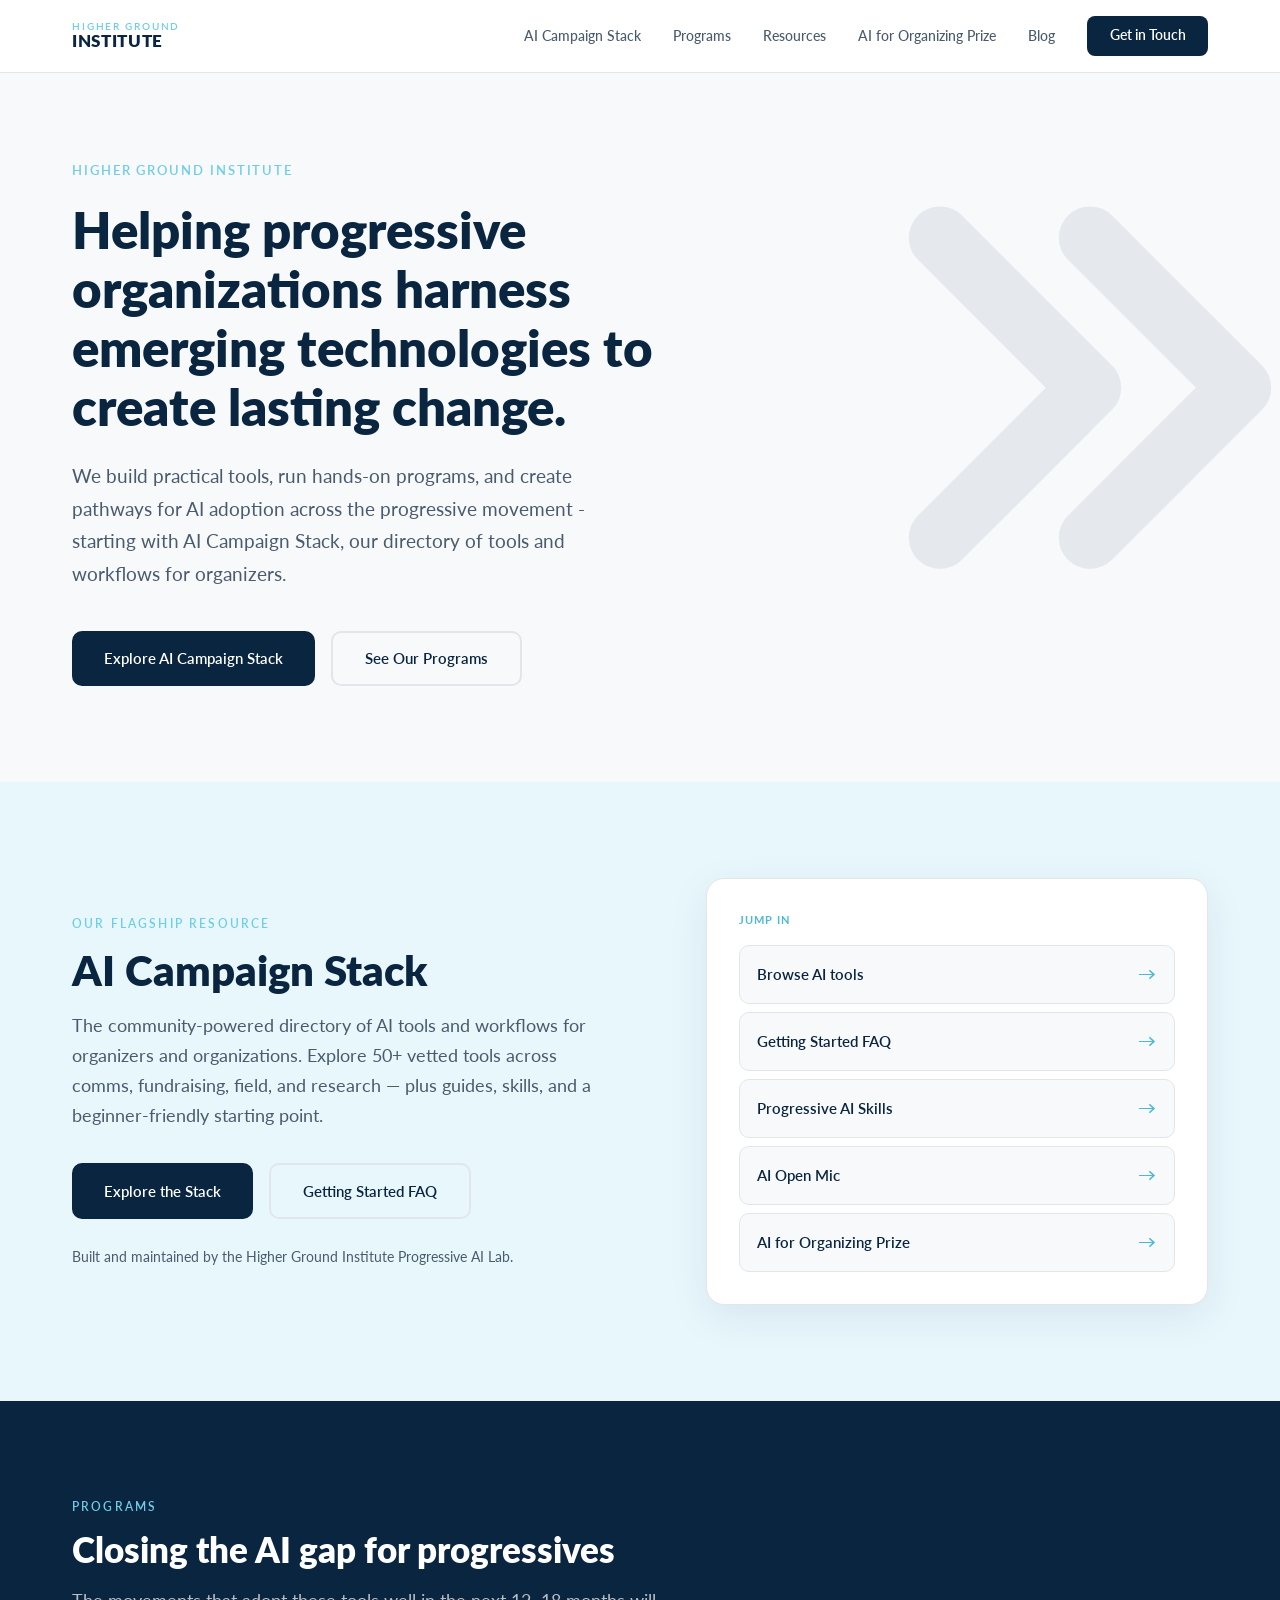
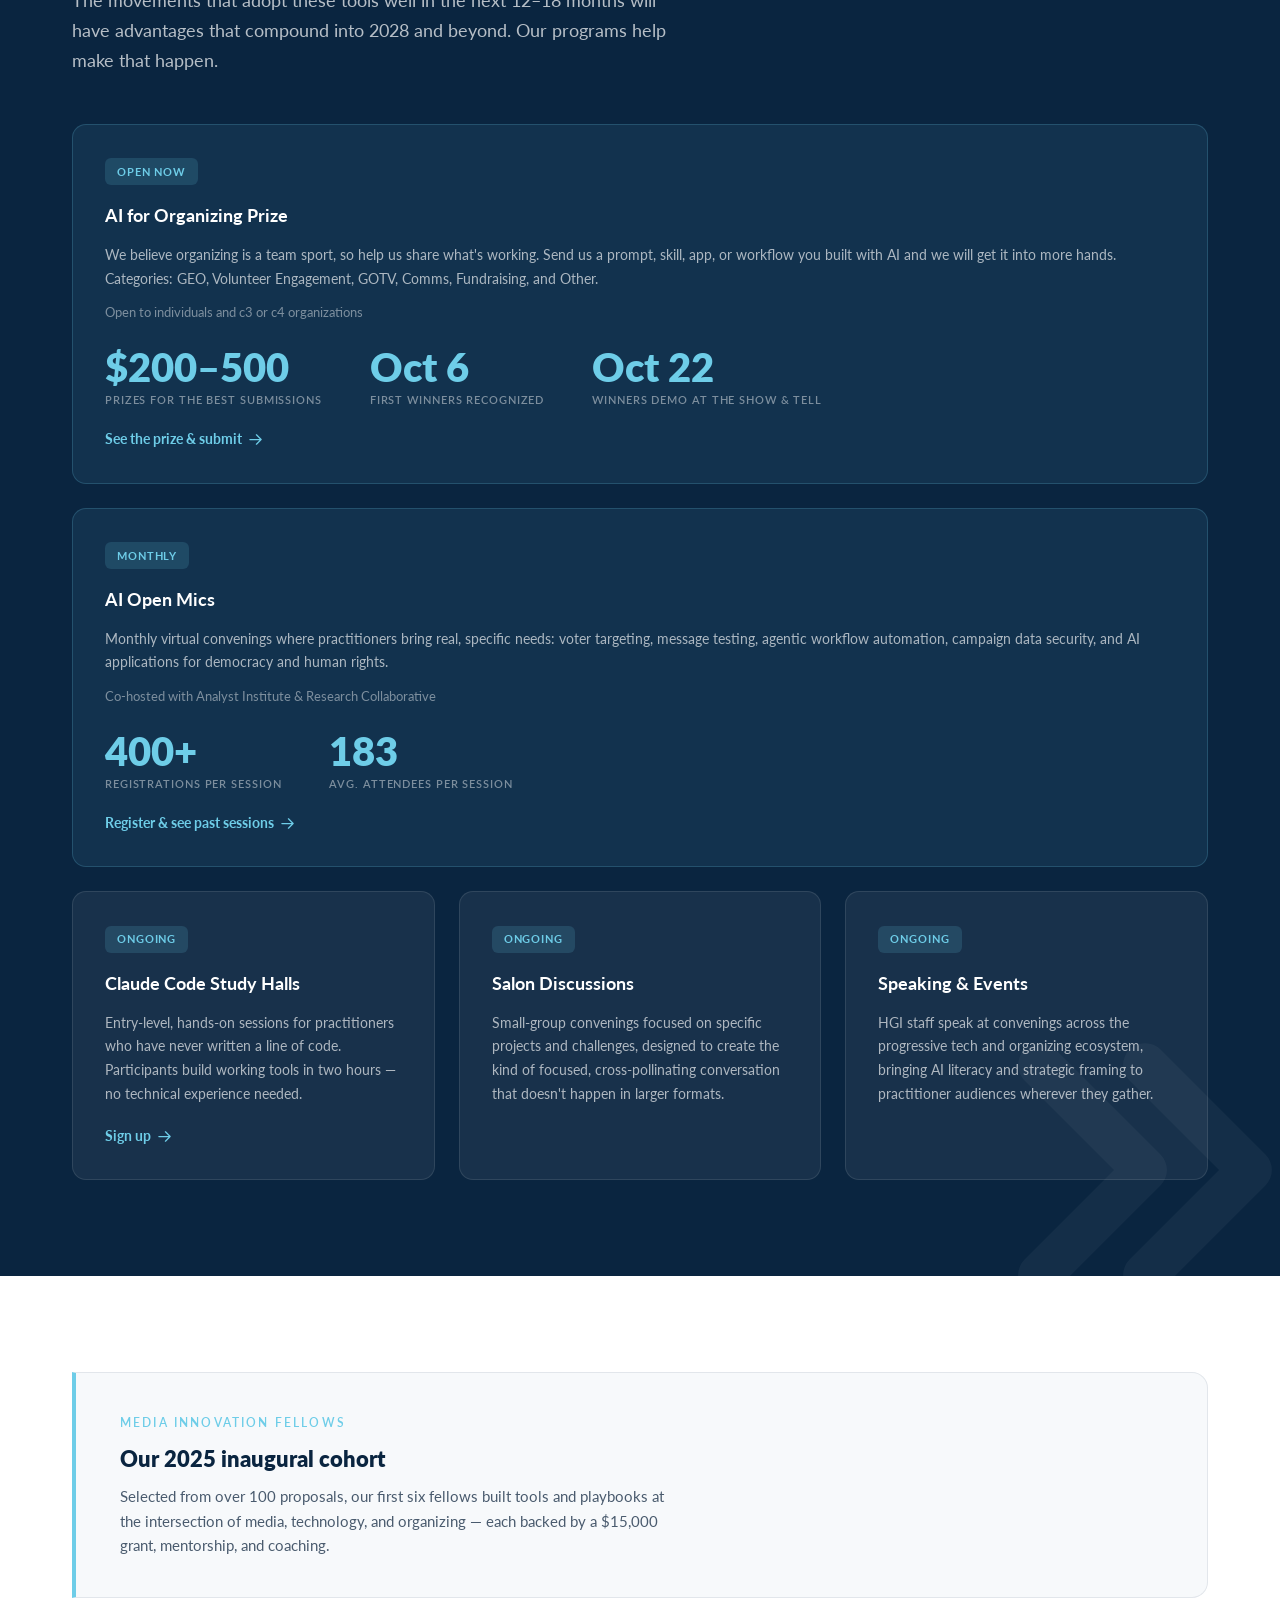
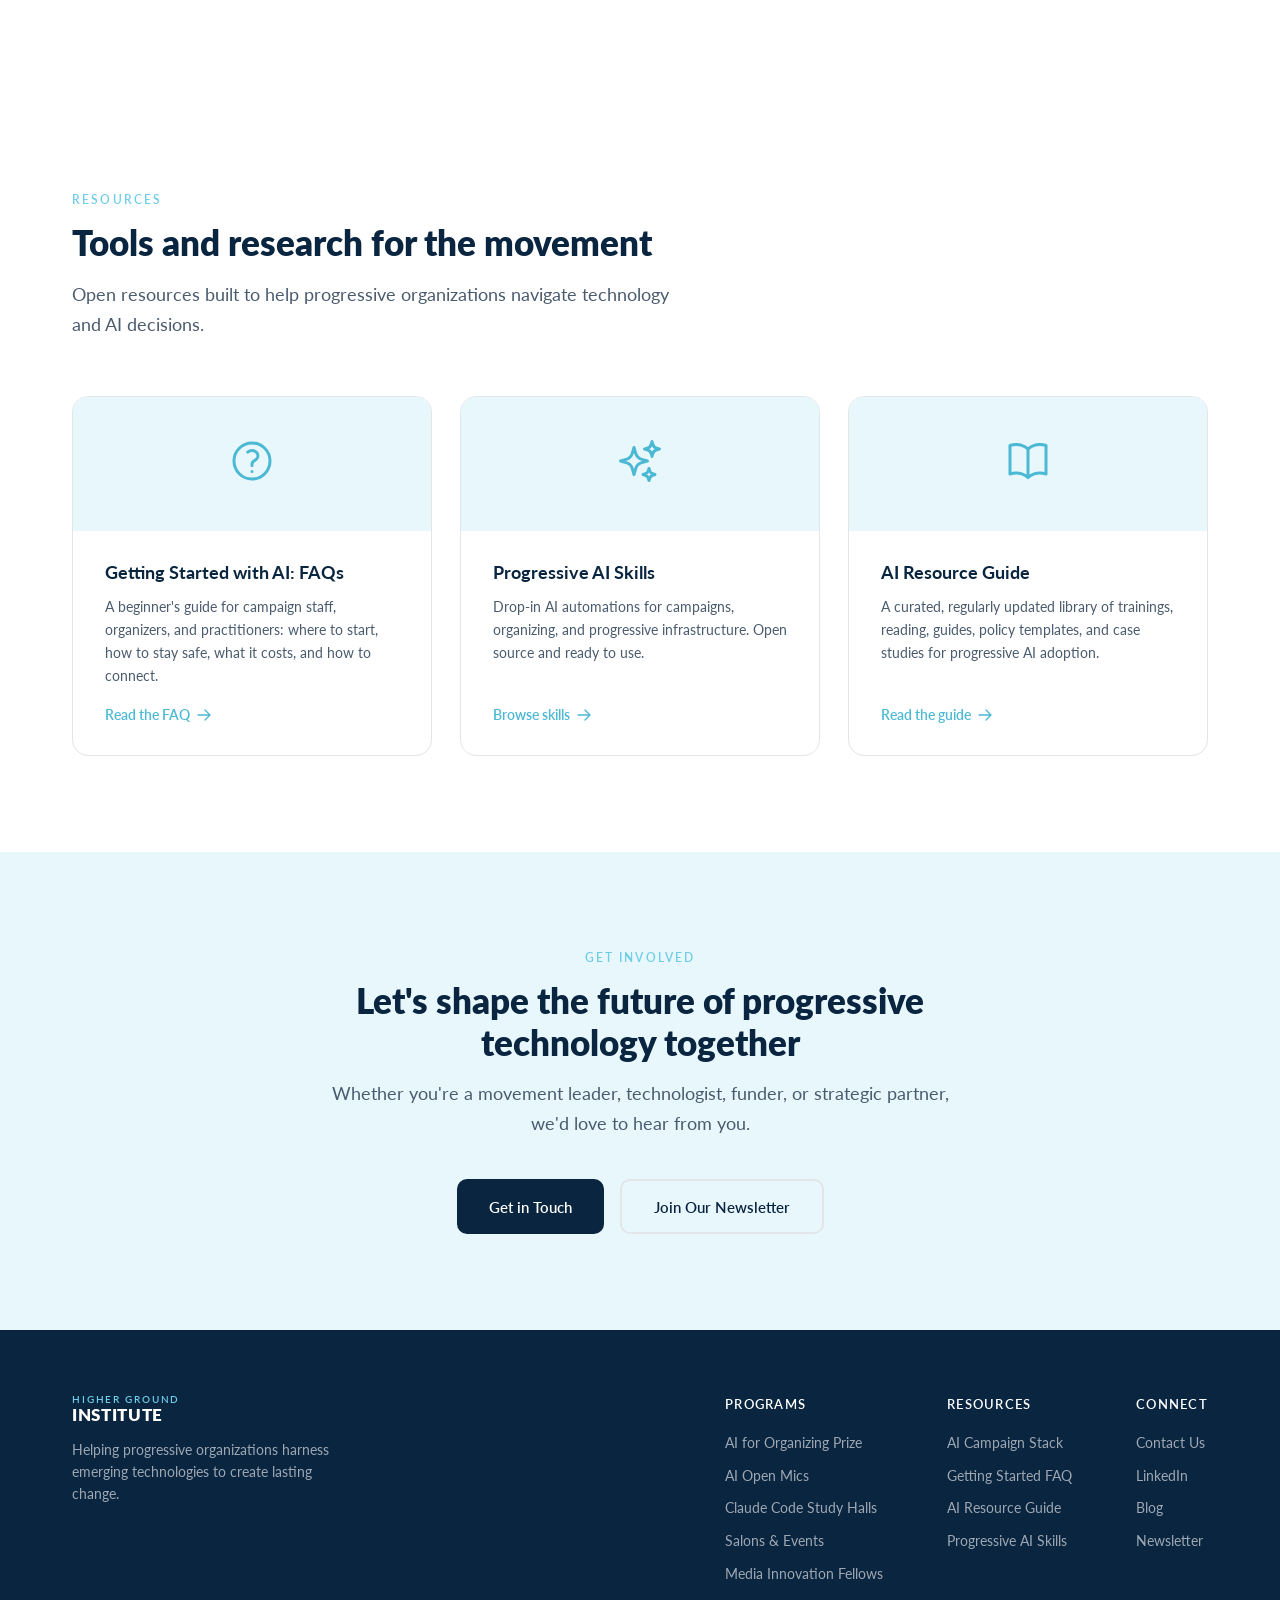
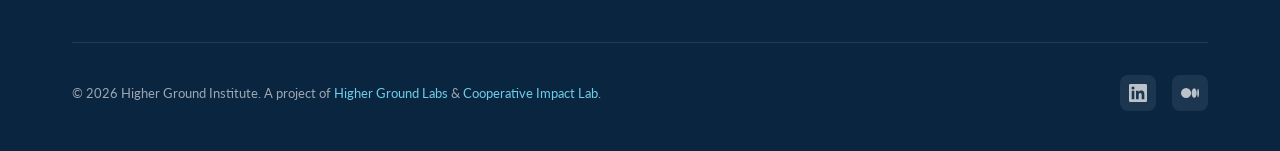
<file: index.html>
<!DOCTYPE html>
<html lang="en">
<head>
<!-- Google Tag Manager -->
<script>(function(w,d,s,l,i){w[l]=w[l]||[];w[l].push({'gtm.start':
new Date().getTime(),event:'gtm.js'});var f=d.getElementsByTagName(s)[0],
j=d.createElement(s),dl=l!='dataLayer'?'&l='+l:'';j.async=true;j.src=
'https://www.googletagmanager.com/gtm.js?id='+i+dl;f.parentNode.insertBefore(j,f);
})(window,document,'script','dataLayer','GTM-KJ48VZZ5');</script>
<!-- End Google Tag Manager -->

  <meta charset="UTF-8">
  <meta name="viewport" content="width=device-width, initial-scale=1.0">
  <title>Higher Ground Institute</title>
  <meta name="description" content="The Higher Ground Institute helps progressive organizations harness emerging technologies to create lasting change.">
  <meta property="og:title" content="Higher Ground Institute">
  <meta property="og:description" content="Helping progressive organizations harness emerging technologies to create lasting change.">
  <meta property="og:type" content="website">
  <meta property="og:url" content="https://higherground.institute">
  <link rel="icon" type="image/svg+xml" href="favicon.svg">
  <link rel="preconnect" href="https://fonts.googleapis.com">
  <link rel="preconnect" href="https://fonts.gstatic.com" crossorigin>
  <link href="https://fonts.googleapis.com/css2?family=Lato:wght@300;400;700;900&display=swap" rel="stylesheet">
  <style>
    :root {
      --navy: #0A2540;
      --navy-light: #0F3557;
      --sky: #6ECDE8;
      --sky-dark: #4BB8D4;
      --ice: #E8F7FC;
      --ice-mid: #D0EFF8;
      --white: #FFFFFF;
      --offwhite: #F7F9FB;
      --gray-100: #F0F2F5;
      --gray-200: #E2E6EB;
      --gray-400: #9AA5B4;
      --gray-600: #5A6978;
      --text: #1A2B3D;
      --text-light: #4A5B6E;
      --max-width: 1200px;
    }

    * { margin: 0; padding: 0; box-sizing: border-box; }

    html { scroll-behavior: smooth; }

    body {
      font-family: 'Lato', -apple-system, BlinkMacSystemFont, sans-serif;
      color: var(--text);
      background: var(--white);
      line-height: 1.6;
      -webkit-font-smoothing: antialiased;
    }

    a { color: var(--sky-dark); text-decoration: none; transition: color 0.2s; }
    a:hover { color: var(--navy); }

    img { max-width: 100%; height: auto; }

    .container {
      max-width: var(--max-width);
      margin: 0 auto;
      padding: 0 2rem;
    }

    /* ---- NAV ---- */
    nav {
      position: fixed;
      top: 0;
      left: 0;
      right: 0;
      z-index: 100;
      background: rgba(255,255,255,0.95);
      backdrop-filter: blur(12px);
      border-bottom: 1px solid var(--gray-200);
      transition: box-shadow 0.3s;
    }
    nav.scrolled { box-shadow: 0 2px 20px rgba(10,37,64,0.08); }
    .nav-inner {
      max-width: var(--max-width);
      margin: 0 auto;
      padding: 0 2rem;
      display: flex;
      align-items: center;
      justify-content: space-between;
      height: 72px;
    }
    .nav-logo {
      display: flex;
      flex-direction: column;
      line-height: 1.1;
    }
    .nav-logo-top {
      font-size: 0.65rem;
      font-weight: 600;
      letter-spacing: 0.18em;
      text-transform: uppercase;
      color: var(--sky);
    }
    .nav-logo-bottom {
      font-size: 1.05rem;
      font-weight: 800;
      letter-spacing: 0.04em;
      text-transform: uppercase;
      color: var(--navy);
    }
    .nav-links { display: flex; gap: 2rem; align-items: center; }
    .nav-links a {
      font-size: 0.9rem;
      font-weight: 500;
      color: var(--text-light);
      transition: color 0.2s;
    }
    .nav-links a:hover { color: var(--navy); }
    .nav-cta {
      background: var(--navy) !important;
      color: var(--white) !important;
      padding: 0.6rem 1.4rem;
      border-radius: 8px;
      font-weight: 600 !important;
      font-size: 0.85rem !important;
      transition: background 0.2s !important;
    }
    .nav-cta:hover { background: var(--navy-light) !important; }

    .mobile-toggle {
      display: none;
      background: none;
      border: none;
      cursor: pointer;
      padding: 0.5rem;
    }
    .mobile-toggle span {
      display: block;
      width: 24px;
      height: 2px;
      background: var(--navy);
      margin: 5px 0;
      transition: 0.3s;
    }

    /* ---- HERO ---- */
    .hero {
      padding: 10rem 0 6rem;
      background: var(--offwhite);
      position: relative;
      overflow: hidden;
    }
    .hero-content {
      max-width: 720px;
      position: relative;
      z-index: 2;
    }
    .hero-label {
      font-size: 0.8rem;
      font-weight: 600;
      letter-spacing: 0.15em;
      text-transform: uppercase;
      color: var(--sky);
      margin-bottom: 1.25rem;
    }
    .hero h1 {
      font-size: 3.2rem;
      font-weight: 800;
      line-height: 1.15;
      color: var(--navy);
      margin-bottom: 1.5rem;
    }
    .hero p {
      font-size: 1.2rem;
      color: var(--text-light);
      max-width: 560px;
      line-height: 1.7;
      margin-bottom: 2.5rem;
    }
    .hero-actions { display: flex; gap: 1rem; flex-wrap: wrap; }
    .btn {
      display: inline-flex;
      align-items: center;
      gap: 0.5rem;
      padding: 0.85rem 2rem;
      border-radius: 10px;
      font-size: 0.95rem;
      font-weight: 600;
      cursor: pointer;
      border: none;
      transition: all 0.2s;
    }
    .btn-primary {
      background: var(--navy);
      color: var(--white);
    }
    .btn-primary:hover { background: var(--navy-light); color: var(--white); }
    .btn-outline {
      background: transparent;
      color: var(--navy);
      border: 2px solid var(--gray-200);
    }
    .btn-outline:hover { border-color: var(--navy); color: var(--navy); }

    /* Chevron decoration */
    .hero-chevrons {
      position: absolute;
      right: -60px;
      top: 50%;
      transform: translateY(-50%);
      opacity: 0.07;
      z-index: 1;
    }
    .hero-chevrons svg { width: 500px; height: 400px; }

    /* ---- SECTION SHARED ---- */
    section { padding: 6rem 0; }
    .section-label {
      font-size: 0.75rem;
      font-weight: 600;
      letter-spacing: 0.18em;
      text-transform: uppercase;
      color: var(--sky);
      margin-bottom: 0.75rem;
    }
    .section-title {
      font-size: 2.2rem;
      font-weight: 800;
      color: var(--navy);
      margin-bottom: 1rem;
      line-height: 1.2;
    }
    .section-subtitle {
      font-size: 1.1rem;
      color: var(--text-light);
      max-width: 600px;
      line-height: 1.7;
    }

    /* ---- APPROACH ---- */
    .approach { background: var(--white); }
    .approach-header { margin-bottom: 3.5rem; }
    .approach-grid {
      display: grid;
      grid-template-columns: repeat(3, 1fr);
      gap: 2rem;
    }
    .approach-card {
      padding: 2.25rem;
      border-radius: 16px;
      background: var(--offwhite);
      border: 1px solid var(--gray-200);
      transition: all 0.3s;
    }
    .approach-card:hover {
      border-color: var(--sky);
      box-shadow: 0 8px 30px rgba(110,205,232,0.12);
    }
    .approach-number {
      display: inline-flex;
      align-items: center;
      justify-content: center;
      width: 44px;
      height: 44px;
      border-radius: 12px;
      background: var(--ice);
      color: var(--sky-dark);
      font-weight: 800;
      font-size: 1.1rem;
      margin-bottom: 1.25rem;
    }
    .approach-card h3 {
      font-size: 1.2rem;
      font-weight: 700;
      color: var(--navy);
      margin-bottom: 0.75rem;
    }
    .approach-card p {
      font-size: 0.95rem;
      color: var(--text-light);
      line-height: 1.65;
    }

    /* ---- PROGRAMS ---- */
    .programs { background: var(--offwhite); }
    .programs-header { margin-bottom: 3.5rem; }
    .programs-grid {
      display: grid;
      grid-template-columns: repeat(2, 1fr);
      gap: 1.75rem;
    }
    .program-card {
      background: var(--white);
      border-radius: 16px;
      padding: 2.5rem;
      border: 1px solid var(--gray-200);
      transition: all 0.3s;
      display: flex;
      flex-direction: column;
    }
    .program-card:hover {
      border-color: var(--sky);
      box-shadow: 0 8px 30px rgba(10,37,64,0.06);
    }
    .program-icon {
      width: 48px;
      height: 48px;
      border-radius: 12px;
      background: var(--ice);
      display: flex;
      align-items: center;
      justify-content: center;
      margin-bottom: 1.5rem;
    }
    .program-icon svg { width: 24px; height: 24px; color: var(--sky-dark); }
    .program-card h3 {
      font-size: 1.2rem;
      font-weight: 700;
      color: var(--navy);
      margin-bottom: 0.75rem;
    }
    .program-card p {
      font-size: 0.95rem;
      color: var(--text-light);
      line-height: 1.65;
      flex: 1;
    }
    .program-link {
      margin-top: 1.25rem;
      font-size: 0.9rem;
      font-weight: 600;
      color: var(--sky-dark);
      display: inline-flex;
      align-items: center;
      gap: 0.35rem;
    }
    .program-link:hover { color: var(--navy); }
    .program-link svg { width: 16px; height: 16px; transition: transform 0.2s; }
    .program-link:hover svg { transform: translateX(3px); }

    /* ---- FELLOWS FEATURE ---- */
    .fellows {
      background: var(--offwhite);
      position: relative;
      overflow: hidden;
    }
    .fellows-header { margin-bottom: 3rem; }
    .fellows-grid {
      display: grid;
      grid-template-columns: repeat(3, 1fr);
      gap: 1.5rem;
    }
    .fellow-card {
      background: var(--white);
      border: 1px solid var(--gray-200);
      border-radius: 14px;
      padding: 2rem;
      transition: all 0.3s;
    }
    .fellow-card:hover {
      border-color: var(--sky);
      box-shadow: 0 8px 30px rgba(10,37,64,0.06);
    }
    .fellow-card h4 {
      font-size: 1.05rem;
      font-weight: 700;
      margin-bottom: 0.5rem;
      color: var(--navy);
    }
    .fellow-card .fellow-project {
      font-size: 0.8rem;
      font-weight: 600;
      color: var(--sky-dark);
      margin-bottom: 0.75rem;
    }
    .fellow-card p {
      font-size: 0.9rem;
      color: var(--text-light);
      line-height: 1.6;
    }
    .fellows-footer {
      margin-top: 3rem;
      padding-top: 2rem;
      border-top: 1px solid var(--gray-200);
      display: flex;
      align-items: center;
      justify-content: space-between;
      flex-wrap: wrap;
      gap: 1rem;
    }
    .fellows-footer p {
      font-size: 0.95rem;
      color: var(--text-light);
    }
    .fellows-footer .btn {
      background: var(--navy);
      color: var(--white);
    }
    .fellows-footer .btn:hover {
      background: var(--navy-light);
      color: var(--white);
    }
    .fellows-chevrons {
      position: absolute;
      right: -40px;
      bottom: -40px;
      opacity: 0.05;
    }
    .fellows-chevrons svg { width: 350px; height: 280px; }

    /* ---- RESOURCES ---- */
    .resources { background: var(--white); }
    .resources-header { margin-bottom: 3.5rem; }
    .resources-grid {
      display: grid;
      grid-template-columns: repeat(3, 1fr);
      gap: 1.75rem;
    }
    .resource-card {
      border-radius: 16px;
      border: 1px solid var(--gray-200);
      overflow: hidden;
      transition: all 0.3s;
      display: flex;
      flex-direction: column;
    }
    .resource-card:hover {
      border-color: var(--sky);
      box-shadow: 0 8px 30px rgba(10,37,64,0.06);
    }
    .resource-top {
      background: var(--ice);
      padding: 2.5rem 2rem;
      text-align: center;
    }
    .resource-top svg { width: 48px; height: 48px; color: var(--sky-dark); }
    .resource-body {
      padding: 1.75rem 2rem;
      flex: 1;
      display: flex;
      flex-direction: column;
    }
    .resource-body h3 {
      font-size: 1.1rem;
      font-weight: 700;
      color: var(--navy);
      margin-bottom: 0.5rem;
    }
    .resource-body p {
      font-size: 0.9rem;
      color: var(--text-light);
      line-height: 1.6;
      flex: 1;
    }
    .resource-body .program-link { margin-top: 1rem; }

    /* ---- CTA ---- */
    .cta-section {
      background: var(--ice);
      text-align: center;
    }
    .cta-inner {
      max-width: 640px;
      margin: 0 auto;
    }
    .cta-inner .section-title { margin-bottom: 1rem; }
    .cta-inner p {
      font-size: 1.1rem;
      color: var(--text-light);
      margin-bottom: 2.5rem;
      line-height: 1.7;
    }
    .cta-actions {
      display: flex;
      gap: 1rem;
      justify-content: center;
      flex-wrap: wrap;
    }

    /* ---- FOOTER ---- */
    footer {
      background: var(--navy);
      color: rgba(255,255,255,0.6);
      padding: 4rem 0 2.5rem;
    }
    .footer-top {
      display: flex;
      justify-content: space-between;
      align-items: flex-start;
      flex-wrap: wrap;
      gap: 3rem;
      padding-bottom: 3rem;
      border-bottom: 1px solid rgba(255,255,255,0.1);
    }
    .footer-brand .nav-logo-top { color: var(--sky); }
    .footer-brand .nav-logo-bottom { color: var(--white); }
    .footer-brand p {
      margin-top: 1rem;
      font-size: 0.85rem;
      max-width: 280px;
      line-height: 1.6;
    }
    .footer-links {
      display: flex;
      gap: 4rem;
    }
    .footer-col h4 {
      font-size: 0.8rem;
      font-weight: 600;
      letter-spacing: 0.1em;
      text-transform: uppercase;
      color: var(--white);
      margin-bottom: 1rem;
    }
    .footer-col a {
      display: block;
      font-size: 0.9rem;
      color: rgba(255,255,255,0.6);
      margin-bottom: 0.6rem;
    }
    .footer-col a:hover { color: var(--sky); }
    .footer-bottom {
      padding-top: 2rem;
      display: flex;
      justify-content: space-between;
      align-items: center;
      flex-wrap: wrap;
      gap: 1rem;
      font-size: 0.8rem;
    }
    .footer-social {
      display: flex;
      gap: 1rem;
    }
    .footer-social a {
      display: flex;
      align-items: center;
      justify-content: center;
      width: 36px;
      height: 36px;
      border-radius: 8px;
      background: rgba(255,255,255,0.08);
      transition: background 0.2s;
    }
    .footer-social a:hover { background: rgba(255,255,255,0.15); }
    .footer-social svg { width: 18px; height: 18px; fill: rgba(255,255,255,0.7); }

    /* ---- AI PROGRAMS ---- */
    .ai-programs { background: var(--navy); color: var(--white); position: relative; overflow: hidden; }
    .ai-programs .section-label { color: var(--sky); }
    .ai-programs .section-title { color: var(--white); }
    .ai-programs .section-subtitle { color: rgba(255,255,255,0.7); }
    .ai-programs-header { margin-bottom: 3rem; }
    .ai-framing {
      background: rgba(255,255,255,0.06);
      border: 1px solid rgba(255,255,255,0.1);
      border-left: 4px solid var(--sky);
      border-radius: 0 14px 14px 0;
      padding: 2rem 2.25rem;
      margin-bottom: 3rem;
      font-size: 0.95rem;
      color: rgba(255,255,255,0.8);
      line-height: 1.7;
    }
    .ai-framing strong { color: var(--white); }
    .ai-grid {
      display: grid;
      grid-template-columns: repeat(3, 1fr);
      gap: 1.5rem;
    }
    .ai-card {
      background: rgba(255,255,255,0.06);
      border: 1px solid rgba(255,255,255,0.1);
      border-radius: 14px;
      padding: 2rem;
      transition: all 0.3s;
    }
    .ai-card:hover {
      background: rgba(255,255,255,0.1);
      border-color: var(--sky);
    }
    .ai-card.featured {
      grid-column: 1 / -1;
      background: rgba(110,205,232,0.08);
      border-color: rgba(110,205,232,0.2);
    }
    .ai-card-tag {
      display: inline-block;
      font-size: 0.7rem;
      font-weight: 700;
      letter-spacing: 0.08em;
      text-transform: uppercase;
      background: rgba(110,205,232,0.15);
      color: var(--sky);
      padding: 0.3rem 0.75rem;
      border-radius: 6px;
      margin-bottom: 1rem;
    }
    .ai-card h3 {
      font-size: 1.15rem;
      font-weight: 700;
      color: var(--white);
      margin-bottom: 0.75rem;
    }
    .ai-card p {
      font-size: 0.9rem;
      color: rgba(255,255,255,0.65);
      line-height: 1.65;
    }
    .ai-card .co-host {
      font-size: 0.8rem;
      color: rgba(255,255,255,0.45);
      margin-top: 0.75rem;
    }
    .ai-stats {
      display: flex;
      gap: 3rem;
      margin-top: 1.5rem;
    }
    .ai-stat-number {
      font-size: 2.5rem;
      font-weight: 800;
      color: var(--sky);
      line-height: 1;
    }
    .ai-stat-label {
      font-size: 0.7rem;
      font-weight: 600;
      letter-spacing: 0.08em;
      text-transform: uppercase;
      color: rgba(255,255,255,0.45);
      margin-top: 0.25rem;
    }
    .ai-programs-chevrons {
      position: absolute;
      right: -40px;
      bottom: -40px;
      opacity: 0.04;
    }
    .ai-programs-chevrons svg { width: 350px; height: 280px; }

    /* ---- STACK FEATURE ---- */
    .stack { background: var(--ice); }
    .stack-inner {
      display: grid;
      grid-template-columns: 1.15fr 1fr;
      gap: 3.5rem;
      align-items: center;
    }
    .stack-content .section-title { font-size: 2.6rem; }
    .stack-content .section-subtitle { max-width: 520px; margin-bottom: 2rem; }
    .stack-actions { display: flex; gap: 1rem; flex-wrap: wrap; }
    .stack-meta {
      margin-top: 1.75rem;
      font-size: 0.85rem;
      color: var(--text-light);
    }
    .stack-visual {
      background: var(--white);
      border: 1px solid var(--gray-200);
      border-radius: 18px;
      padding: 2rem;
      box-shadow: 0 12px 40px rgba(10,37,64,0.08);
    }
    .stack-visual-label {
      font-size: 0.7rem;
      font-weight: 700;
      letter-spacing: 0.1em;
      text-transform: uppercase;
      color: var(--sky-dark);
      margin-bottom: 1rem;
    }
    .stack-links { display: flex; flex-direction: column; gap: 0.5rem; }
    .stack-links a {
      display: flex;
      align-items: center;
      justify-content: space-between;
      padding: 0.9rem 1.1rem;
      border-radius: 10px;
      background: var(--offwhite);
      border: 1px solid var(--gray-200);
      font-size: 0.95rem;
      font-weight: 600;
      color: var(--navy);
      transition: all 0.2s;
    }
    .stack-links a:hover { border-color: var(--sky); background: var(--ice); }
    .stack-links a span { font-size: 1.1rem; color: var(--sky-dark); }

    /* Links inside dark AI cards */
    .ai-card-link {
      margin-top: 1.25rem;
      font-size: 0.85rem;
      font-weight: 700;
      color: var(--sky);
      display: inline-flex;
      align-items: center;
      gap: 0.35rem;
    }
    .ai-card-link:hover { color: var(--white); }
    .ai-card-link svg { width: 15px; height: 15px; transition: transform 0.2s; }
    .ai-card-link:hover svg { transform: translateX(3px); }

    /* ---- FELLOWS SLIM ---- */
    .fellows-slim { background: var(--white); }
    .fellows-slim-card {
      background: var(--offwhite);
      border: 1px solid var(--gray-200);
      border-left: 4px solid var(--sky);
      border-radius: 0 16px 16px 0;
      padding: 2.5rem 2.75rem;
      display: flex;
      align-items: center;
      justify-content: space-between;
      flex-wrap: wrap;
      gap: 1.5rem;
    }
    .fellows-slim-card .section-label { margin-bottom: 0.5rem; }
    .fellows-slim-card h3 {
      font-size: 1.4rem;
      font-weight: 800;
      color: var(--navy);
      margin-bottom: 0.5rem;
    }
    .fellows-slim-card p { font-size: 0.95rem; color: var(--text-light); max-width: 560px; }

    /* ---- RESPONSIVE ---- */
    @media (max-width: 900px) {
      .stack-inner { grid-template-columns: 1fr; gap: 2.5rem; }
      .stack-content .section-title { font-size: 2rem; }
      .approach-grid { grid-template-columns: 1fr; }
      .programs-grid { grid-template-columns: 1fr; }
      .ai-grid { grid-template-columns: 1fr; }
      .fellows-grid { grid-template-columns: 1fr; }
      .resources-grid { grid-template-columns: 1fr; }
      .hero h1 { font-size: 2.4rem; }
      .section-title { font-size: 1.8rem; }
      .footer-top { flex-direction: column; }
      .footer-links { gap: 2rem; }
      /* collapse the nav to the menu button before the links wrap */
      .nav-links { display: none; }
      .nav-links.open {
        display: flex; flex-direction: column; position: absolute;
        top: 72px; left: 0; right: 0; background: var(--white);
        border-bottom: 1px solid var(--gray-200); padding: 1.5rem 2rem;
        gap: 1rem; box-shadow: 0 8px 30px rgba(0,0,0,0.08);
      }
      .mobile-toggle { display: block; }
    }

    @media (max-width: 640px) {
      .nav-links { display: none; }
      .nav-links.open {
        display: flex;
        flex-direction: column;
        position: absolute;
        top: 72px;
        left: 0;
        right: 0;
        background: var(--white);
        border-bottom: 1px solid var(--gray-200);
        padding: 1.5rem 2rem;
        gap: 1rem;
        box-shadow: 0 8px 30px rgba(0,0,0,0.08);
      }
      .mobile-toggle { display: block; }
      .hero { padding: 8rem 0 4rem; }
      .hero h1 { font-size: 2rem; }
      .hero p { font-size: 1.05rem; }
      section { padding: 4rem 0; }
      .container { padding: 0 1.25rem; }
      .hero-actions { flex-direction: column; }
      .btn { width: 100%; justify-content: center; }
      .cta-actions { flex-direction: column; align-items: center; }
      .ai-stats { flex-direction: column; gap: 1.25rem; }
      .fellows-footer { flex-direction: column; text-align: center; }
    }
  </style>
</head>
<body>
<!-- Google Tag Manager (noscript) -->
<noscript><iframe src="https://www.googletagmanager.com/ns.html?id=GTM-KJ48VZZ5"
height="0" width="0" style="display:none;visibility:hidden"></iframe></noscript>
<!-- End Google Tag Manager (noscript) -->


<!-- NAV -->
<nav id="nav">
  <div class="nav-inner">
    <a href="#" class="nav-logo">
      <span class="nav-logo-top">Higher Ground</span>
      <span class="nav-logo-bottom">Institute</span>
    </a>
    <div class="nav-links" id="navLinks">
      <a href="#stack">AI Campaign Stack</a>
      <a href="#programs">Programs</a>
      <a href="#resources">Resources</a>
      <a href="/aiorganizingprize/">AI for Organizing Prize</a>
      <a href="https://medium.com/the-cooperative-impact-lab" target="_blank">Blog</a>
      <a href="https://www.cooperativeimpactlab.org/contact-hgi" target="_blank" class="nav-cta">Get in Touch</a>
    </div>
    <button class="mobile-toggle" onclick="document.getElementById('navLinks').classList.toggle('open')" aria-label="Toggle menu">
      <span></span><span></span><span></span>
    </button>
  </div>
</nav>

<!-- HERO -->
<section class="hero">
  <div class="container">
    <div class="hero-content">
      <div class="hero-label">Higher Ground Institute</div>
      <h1>Helping progressive organizations harness emerging technologies to create lasting change.</h1>
      <p>We build practical tools, run hands-on programs, and create pathways for AI adoption across the progressive movement - starting with AI Campaign Stack, our directory of tools and workflows for organizers.</p>
      <div class="hero-actions">
        <a href="https://aicampaignstack.org/" target="_blank" class="btn btn-primary">Explore AI Campaign Stack</a>
        <a href="#programs" class="btn btn-outline">See Our Programs</a>
      </div>
    </div>
  </div>
  <!-- Decorative chevrons -->
  <div class="hero-chevrons">
    <svg viewBox="0 0 400 320" fill="none" xmlns="http://www.w3.org/2000/svg">
      <path d="M80 40L200 160L80 280" stroke="#0A2540" stroke-width="50" stroke-linecap="round" stroke-linejoin="round"/>
      <path d="M200 40L320 160L200 280" stroke="#0A2540" stroke-width="50" stroke-linecap="round" stroke-linejoin="round"/>
    </svg>
  </div>
</section>

<!-- AI CAMPAIGN STACK FEATURE -->
<section class="stack" id="stack">
  <div class="container">
    <div class="stack-inner">
      <div class="stack-content">
        <div class="section-label">Our Flagship Resource</div>
        <h2 class="section-title">AI Campaign Stack</h2>
        <p class="section-subtitle">The community-powered directory of AI tools and workflows for organizers and organizations. Explore 50+ vetted tools across comms, fundraising, field, and research &mdash; plus guides, skills, and a beginner-friendly starting point.</p>
        <div class="stack-actions">
          <a href="https://aicampaignstack.org/" target="_blank" class="btn btn-primary">Explore the Stack</a>
          <a href="https://aicampaignstack.org/faq" target="_blank" class="btn btn-outline">Getting Started FAQ</a>
        </div>
        <p class="stack-meta">Built and maintained by the Higher Ground Institute Progressive AI Lab.</p>
      </div>
      <div class="stack-visual">
        <div class="stack-visual-label">Jump in</div>
        <div class="stack-links">
          <a href="https://aicampaignstack.org/" target="_blank">Browse AI tools <span>&rarr;</span></a>
          <a href="https://aicampaignstack.org/faq" target="_blank">Getting Started FAQ <span>&rarr;</span></a>
          <a href="https://aicampaignstack.org/skills" target="_blank">Progressive AI Skills <span>&rarr;</span></a>
          <a href="https://aicampaignstack.org/open-mic" target="_blank">AI Open Mic <span>&rarr;</span></a>
          <a href="/aiorganizingprize/">AI for Organizing Prize <span>&rarr;</span></a>
        </div>
      </div>
    </div>
  </div>
</section>

<!-- PROGRAMS -->
<section class="ai-programs" id="programs">
  <div class="container">
    <div class="ai-programs-header">
      <div class="section-label">Programs</div>
      <h2 class="section-title">Closing the AI gap for progressives</h2>
      <p class="section-subtitle">The movements that adopt these tools well in the next 12&ndash;18 months will have advantages that compound into 2028 and beyond. Our programs help make that happen.</p>
    </div>

    <div class="ai-grid">
      <!-- Featured: AI for Organizing Prize -->
      <div class="ai-card featured">
        <div class="ai-card-tag">Open now</div>
        <h3>AI for Organizing Prize</h3>
        <p>We believe organizing is a team sport, so help us share what's working. Send us a prompt, skill, app, or workflow you built with AI and we will get it into more hands. Categories: GEO, Volunteer Engagement, GOTV, Comms, Fundraising, and Other.</p>
        <div class="co-host">Open to individuals and c3 or c4 organizations</div>
        <div class="ai-stats">
          <div>
            <div class="ai-stat-number">$200&ndash;500</div>
            <div class="ai-stat-label">Prizes for the best submissions</div>
          </div>
          <div>
            <div class="ai-stat-number">Oct 6</div>
            <div class="ai-stat-label">First winners recognized</div>
          </div>
          <div>
            <div class="ai-stat-number">Oct 22</div>
            <div class="ai-stat-label">Winners demo at the Show &amp; Tell</div>
          </div>
        </div>
        <a href="/aiorganizingprize/" class="ai-card-link">See the prize &amp; submit <svg xmlns="http://www.w3.org/2000/svg" fill="none" viewBox="0 0 24 24" stroke-width="2" stroke="currentColor"><path stroke-linecap="round" stroke-linejoin="round" d="M13.5 4.5 21 12m0 0-7.5 7.5M21 12H3"/></svg></a>
      </div>

      <!-- Featured: AI Open Mics -->
      <div class="ai-card featured">
        <div class="ai-card-tag">Monthly</div>
        <h3>AI Open Mics</h3>
        <p>Monthly virtual convenings where practitioners bring real, specific needs: voter targeting, message testing, agentic workflow automation, campaign data security, and AI applications for democracy and human rights.</p>
        <div class="co-host">Co-hosted with Analyst Institute &amp; Research Collaborative</div>
        <div class="ai-stats">
          <div>
            <div class="ai-stat-number">400+</div>
            <div class="ai-stat-label">Registrations per session</div>
          </div>
          <div>
            <div class="ai-stat-number">183</div>
            <div class="ai-stat-label">Avg. attendees per session</div>
          </div>
        </div>
        <a href="https://aicampaignstack.org/open-mic" target="_blank" class="ai-card-link">Register &amp; see past sessions <svg xmlns="http://www.w3.org/2000/svg" fill="none" viewBox="0 0 24 24" stroke-width="2" stroke="currentColor"><path stroke-linecap="round" stroke-linejoin="round" d="M13.5 4.5 21 12m0 0-7.5 7.5M21 12H3"/></svg></a>
      </div>

      <!-- Claude Code Study Halls -->
      <div class="ai-card">
        <div class="ai-card-tag">Ongoing</div>
        <h3>Claude Code Study Halls</h3>
        <p>Entry-level, hands-on sessions for practitioners who have never written a line of code. Participants build working tools in two hours &mdash; no technical experience needed.</p>
        <a href="https://airtable.com/appmlbjeVybMdomRK/pagb6KIWTomUBbE7n/form" target="_blank" class="ai-card-link">Sign up <svg xmlns="http://www.w3.org/2000/svg" fill="none" viewBox="0 0 24 24" stroke-width="2" stroke="currentColor"><path stroke-linecap="round" stroke-linejoin="round" d="M13.5 4.5 21 12m0 0-7.5 7.5M21 12H3"/></svg></a>
      </div>

      <!-- Salon Discussions -->
      <div class="ai-card">
        <div class="ai-card-tag">Ongoing</div>
        <h3>Salon Discussions</h3>
        <p>Small-group convenings focused on specific projects and challenges, designed to create the kind of focused, cross-pollinating conversation that doesn't happen in larger formats.</p>
      </div>

      <!-- Speaking & Events -->
      <div class="ai-card">
        <div class="ai-card-tag">Ongoing</div>
        <h3>Speaking &amp; Events</h3>
        <p>HGI staff speak at convenings across the progressive tech and organizing ecosystem, bringing AI literacy and strategic framing to practitioner audiences wherever they gather.</p>
      </div>
    </div>
  </div>
  <div class="ai-programs-chevrons">
    <svg viewBox="0 0 400 320" fill="none" xmlns="http://www.w3.org/2000/svg">
      <path d="M80 40L200 160L80 280" stroke="#FFFFFF" stroke-width="50" stroke-linecap="round" stroke-linejoin="round"/>
      <path d="M200 40L320 160L200 280" stroke="#FFFFFF" stroke-width="50" stroke-linecap="round" stroke-linejoin="round"/>
    </svg>
  </div>
</section>

<!-- FELLOWS (slim) -->
<section class="fellows-slim" id="fellows">
  <div class="container">
    <div class="fellows-slim-card">
      <div>
        <div class="section-label">Media Innovation Fellows</div>
        <h3>Our 2025 inaugural cohort</h3>
        <p>Selected from over 100 proposals, our first six fellows built tools and playbooks at the intersection of media, technology, and organizing &mdash; each backed by a $15,000 grant, mentorship, and coaching.</p>
      </div>
    </div>
  </div>
</section>

<!-- RESOURCES -->
<section class="resources" id="resources">
  <div class="container">
    <div class="resources-header">
      <div class="section-label">Resources</div>
      <h2 class="section-title">Tools and research for the movement</h2>
      <p class="section-subtitle">Open resources built to help progressive organizations navigate technology and AI decisions.</p>
    </div>
    <div class="resources-grid">

      <div class="resource-card">
        <div class="resource-top">
          <svg xmlns="http://www.w3.org/2000/svg" fill="none" viewBox="0 0 24 24" stroke-width="1.5" stroke="currentColor"><path stroke-linecap="round" stroke-linejoin="round" d="M9.879 7.519c1.171-1.025 3.071-1.025 4.242 0 1.172 1.025 1.172 2.687 0 3.712-.203.179-.43.326-.67.442-.745.361-1.45.999-1.45 1.827v.75M21 12a9 9 0 1 1-18 0 9 9 0 0 1 18 0Zm-9 5.25h.008v.008H12v-.008Z"/></svg>
        </div>
        <div class="resource-body">
          <h3>Getting Started with AI: FAQs</h3>
          <p>A beginner's guide for campaign staff, organizers, and practitioners: where to start, how to stay safe, what it costs, and how to connect.</p>
          <a href="https://aicampaignstack.org/faq" target="_blank" class="program-link">Read the FAQ <svg xmlns="http://www.w3.org/2000/svg" fill="none" viewBox="0 0 24 24" stroke-width="2" stroke="currentColor"><path stroke-linecap="round" stroke-linejoin="round" d="M13.5 4.5 21 12m0 0-7.5 7.5M21 12H3"/></svg></a>
        </div>
      </div>

      <div class="resource-card">
        <div class="resource-top">
          <svg xmlns="http://www.w3.org/2000/svg" fill="none" viewBox="0 0 24 24" stroke-width="1.5" stroke="currentColor"><path stroke-linecap="round" stroke-linejoin="round" d="M9.813 15.904 9 18.75l-.813-2.846a4.5 4.5 0 0 0-3.09-3.09L2.25 12l2.846-.813a4.5 4.5 0 0 0 3.09-3.09L9 5.25l.813 2.846a4.5 4.5 0 0 0 3.09 3.09L15.75 12l-2.846.813a4.5 4.5 0 0 0-3.09 3.09ZM18.259 8.715 18 9.75l-.259-1.035a3.375 3.375 0 0 0-2.455-2.456L14.25 6l1.036-.259a3.375 3.375 0 0 0 2.455-2.456L18 2.25l.259 1.035a3.375 3.375 0 0 0 2.456 2.456L21.75 6l-1.035.259a3.375 3.375 0 0 0-2.456 2.456ZM16.894 20.567 16.5 21.75l-.394-1.183a2.25 2.25 0 0 0-1.423-1.423L13.5 18.75l1.183-.394a2.25 2.25 0 0 0 1.423-1.423l.394-1.183.394 1.183a2.25 2.25 0 0 0 1.423 1.423l1.183.394-1.183.394a2.25 2.25 0 0 0-1.423 1.423Z"/></svg>
        </div>
        <div class="resource-body">
          <h3>Progressive AI Skills</h3>
          <p>Drop-in AI automations for campaigns, organizing, and progressive infrastructure. Open source and ready to use.</p>
          <a href="https://aicampaignstack.org/skills" target="_blank" class="program-link">Browse skills <svg xmlns="http://www.w3.org/2000/svg" fill="none" viewBox="0 0 24 24" stroke-width="2" stroke="currentColor"><path stroke-linecap="round" stroke-linejoin="round" d="M13.5 4.5 21 12m0 0-7.5 7.5M21 12H3"/></svg></a>
        </div>
      </div>

      <div class="resource-card">
        <div class="resource-top">
          <svg xmlns="http://www.w3.org/2000/svg" fill="none" viewBox="0 0 24 24" stroke-width="1.5" stroke="currentColor"><path stroke-linecap="round" stroke-linejoin="round" d="M12 6.042A8.967 8.967 0 0 0 6 3.75c-1.052 0-2.062.18-3 .512v14.25A8.987 8.987 0 0 1 6 18c2.305 0 4.408.867 6 2.292m0-14.25a8.966 8.966 0 0 1 6-2.292c1.052 0 2.062.18 3 .512v14.25A8.987 8.987 0 0 0 18 18a8.967 8.967 0 0 0-6 2.292m0-14.25v14.25"/></svg>
        </div>
        <div class="resource-body">
          <h3>AI Resource Guide</h3>
          <p>A curated, regularly updated library of trainings, reading, guides, policy templates, and case studies for progressive AI adoption.</p>
          <a href="https://aicampaignstack.org/resources" target="_blank" class="program-link">Read the guide <svg xmlns="http://www.w3.org/2000/svg" fill="none" viewBox="0 0 24 24" stroke-width="2" stroke="currentColor"><path stroke-linecap="round" stroke-linejoin="round" d="M13.5 4.5 21 12m0 0-7.5 7.5M21 12H3"/></svg></a>
        </div>
      </div>

    </div>
  </div>
</section>

<!-- CTA -->
<section class="cta-section" id="contact">
  <div class="container">
    <div class="cta-inner">
      <div class="section-label">Get Involved</div>
      <h2 class="section-title">Let's shape the future of progressive technology together</h2>
      <p>Whether you're a movement leader, technologist, funder, or strategic partner, we'd love to hear from you.</p>
      <div class="cta-actions">
        <a href="https://www.cooperativeimpactlab.org/contact-hgi" target="_blank" class="btn btn-primary">Get in Touch</a>
        <a href="https://highergroundlabs.us16.list-manage.com/subscribe?u=a5921f340ead4a2af0710c224&amp;id=ddcc58856e" target="_blank" class="btn btn-outline">Join Our Newsletter</a>
      </div>
    </div>
  </div>
</section>

<!-- FOOTER -->
<footer>
  <div class="container">
    <div class="footer-top">
      <div class="footer-brand">
        <div class="nav-logo">
          <span class="nav-logo-top">Higher Ground</span>
          <span class="nav-logo-bottom">Institute</span>
        </div>
        <p>Helping progressive organizations harness emerging technologies to create lasting change.</p>
      </div>
      <div class="footer-links">
        <div class="footer-col">
          <h4>Programs</h4>
          <a href="/aiorganizingprize/">AI for Organizing Prize</a>
          <a href="https://aicampaignstack.org/open-mic" target="_blank">AI Open Mics</a>
          <a href="https://airtable.com/appmlbjeVybMdomRK/pagb6KIWTomUBbE7n/form" target="_blank">Claude Code Study Halls</a>
          <a href="#programs">Salons &amp; Events</a>
          <a href="#fellows">Media Innovation Fellows</a>
        </div>
        <div class="footer-col">
          <h4>Resources</h4>
          <a href="https://aicampaignstack.org/" target="_blank">AI Campaign Stack</a>
          <a href="https://aicampaignstack.org/faq" target="_blank">Getting Started FAQ</a>
          <a href="https://aicampaignstack.org/resources" target="_blank">AI Resource Guide</a>
          <a href="https://aicampaignstack.org/skills" target="_blank">Progressive AI Skills</a>
        </div>
        <div class="footer-col">
          <h4>Connect</h4>
          <a href="https://www.cooperativeimpactlab.org/contact-hgi" target="_blank">Contact Us</a>
          <a href="https://linkedin.com/company/highergroundlabs" target="_blank">LinkedIn</a>
          <a href="https://medium.com/the-cooperative-impact-lab" target="_blank">Blog</a>
          <a href="https://highergroundlabs.us16.list-manage.com/subscribe?u=a5921f340ead4a2af0710c224&amp;id=ddcc58856e" target="_blank">Newsletter</a>
        </div>
      </div>
    </div>
    <div class="footer-bottom">
      <span>&copy; 2026 Higher Ground Institute. A project of <a href="https://highergroundlabs.com" target="_blank" style="color: var(--sky);">Higher Ground Labs</a> &amp; <a href="https://cooperativeimpactlab.org" target="_blank" style="color: var(--sky);">Cooperative Impact Lab</a>.</span>
      <div class="footer-social">
        <a href="https://linkedin.com/company/highergroundlabs" target="_blank" aria-label="LinkedIn">
          <svg viewBox="0 0 24 24"><path d="M20.447 20.452h-3.554v-5.569c0-1.328-.027-3.037-1.852-3.037-1.853 0-2.136 1.445-2.136 2.939v5.667H9.351V9h3.414v1.561h.046c.477-.9 1.637-1.85 3.37-1.85 3.601 0 4.267 2.37 4.267 5.455v6.286zM5.337 7.433a2.062 2.062 0 0 1-2.063-2.065 2.064 2.064 0 1 1 2.063 2.065zm1.782 13.019H3.555V9h3.564v11.452zM22.225 0H1.771C.792 0 0 .774 0 1.729v20.542C0 23.227.792 24 1.771 24h20.451C23.2 24 24 23.227 24 22.271V1.729C24 .774 23.2 0 22.222 0h.003z"/></svg>
        </a>
        <a href="https://medium.com/the-cooperative-impact-lab" target="_blank" aria-label="Medium">
          <svg viewBox="0 0 24 24"><path d="M13.54 12a6.8 6.8 0 01-6.77 6.82A6.8 6.8 0 010 12a6.8 6.8 0 016.77-6.82A6.8 6.8 0 0113.54 12zM20.96 12c0 3.54-1.51 6.42-3.38 6.42-1.87 0-3.39-2.88-3.39-6.42s1.52-6.42 3.39-6.42 3.38 2.88 3.38 6.42M24 12c0 3.17-.53 5.75-1.19 5.75-.66 0-1.19-2.58-1.19-5.75s.53-5.75 1.19-5.75C23.47 6.25 24 8.83 24 12z"/></svg>
        </a>
      </div>
    </div>
  </div>
</footer>

<script>
  // Nav scroll effect
  window.addEventListener('scroll', () => {
    document.getElementById('nav').classList.toggle('scrolled', window.scrollY > 20);
  });

  // Close mobile nav on link click
  document.querySelectorAll('.nav-links a').forEach(link => {
    link.addEventListener('click', () => {
      document.getElementById('navLinks').classList.remove('open');
    });
  });
</script>

</body>
</html>
</file>
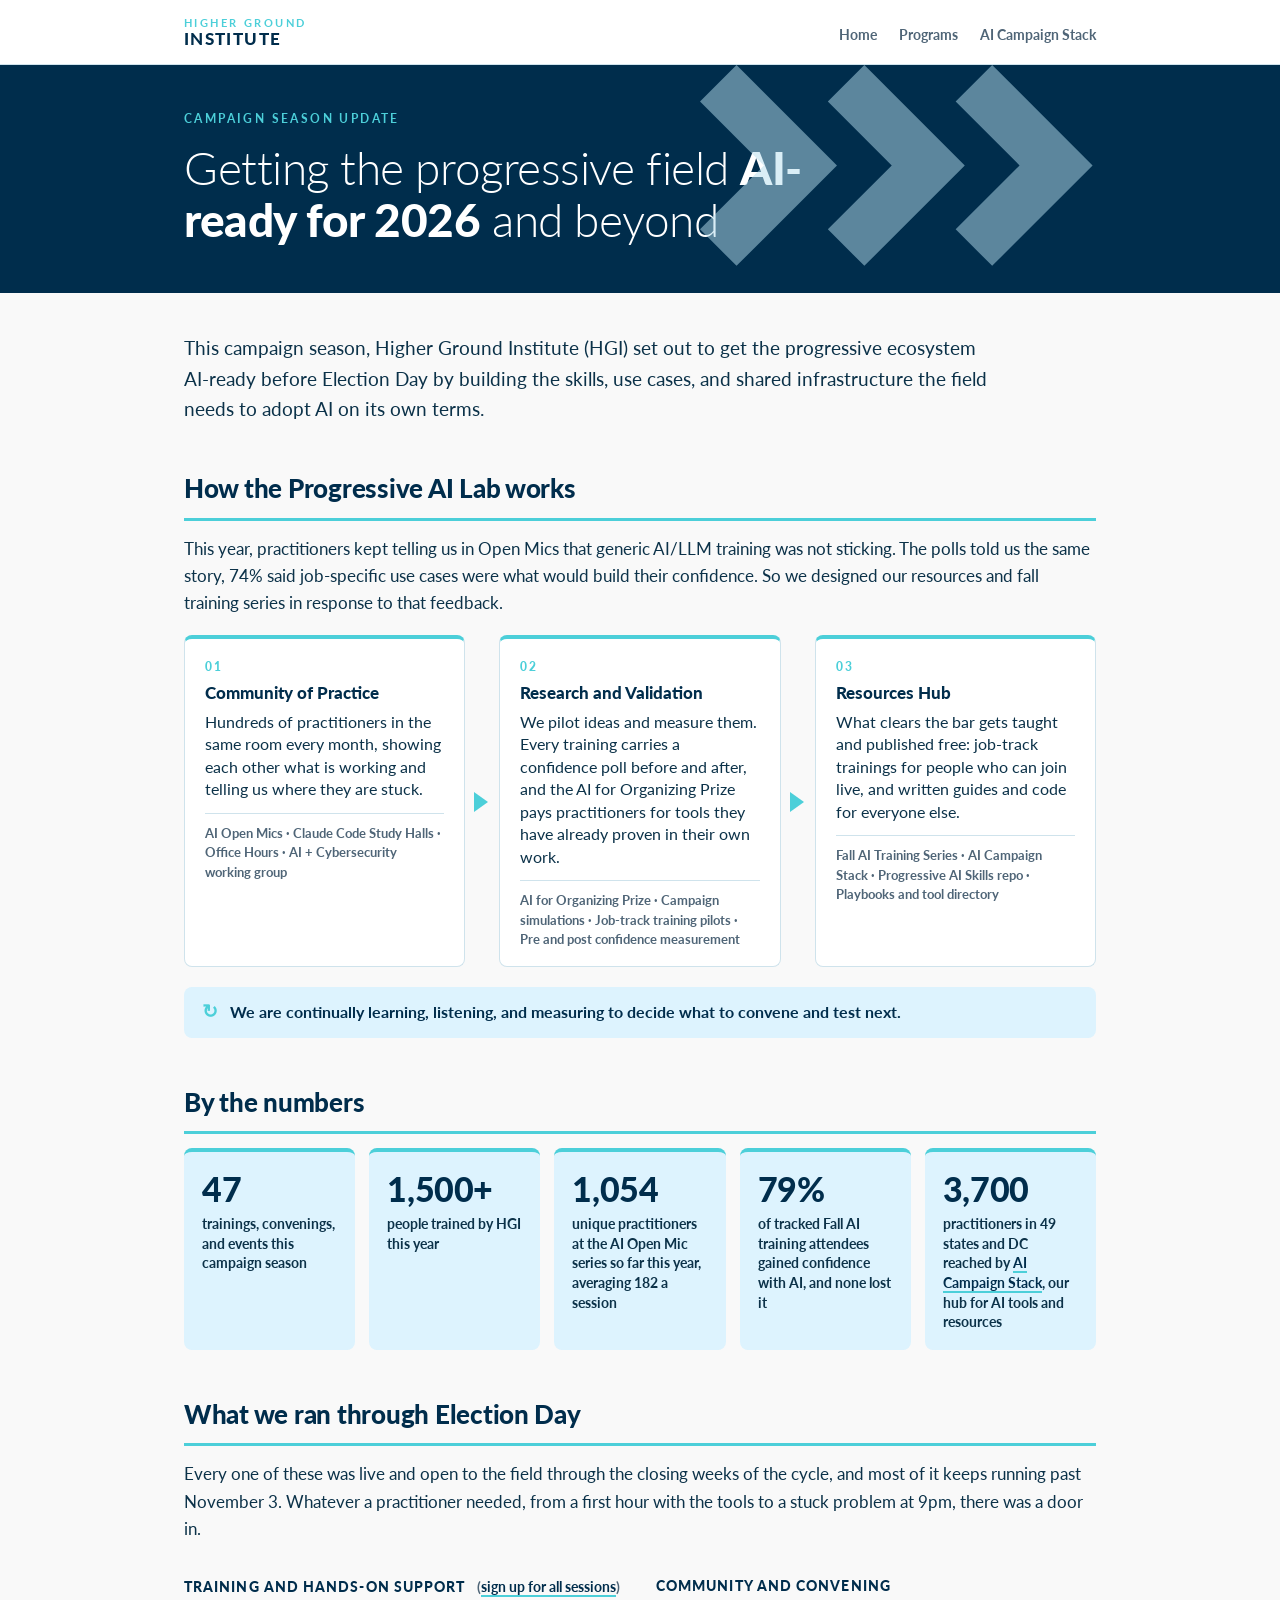
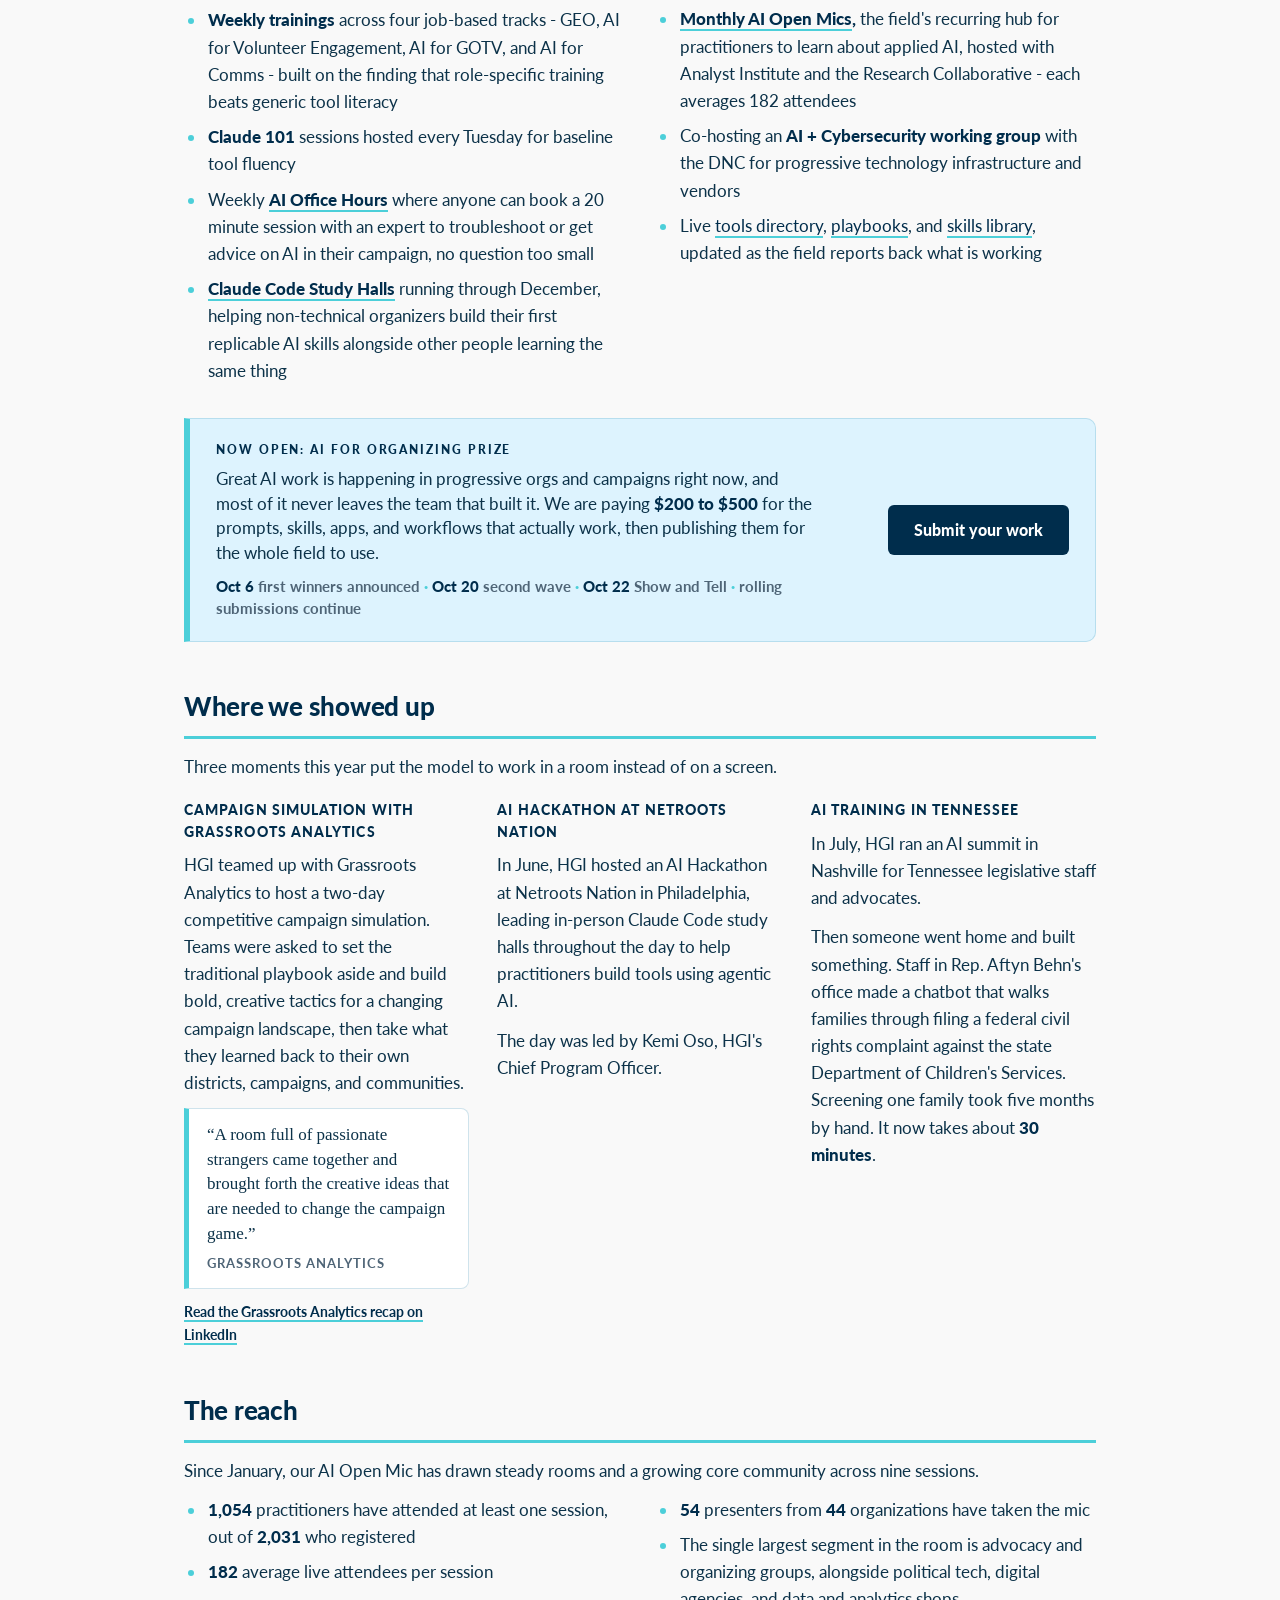
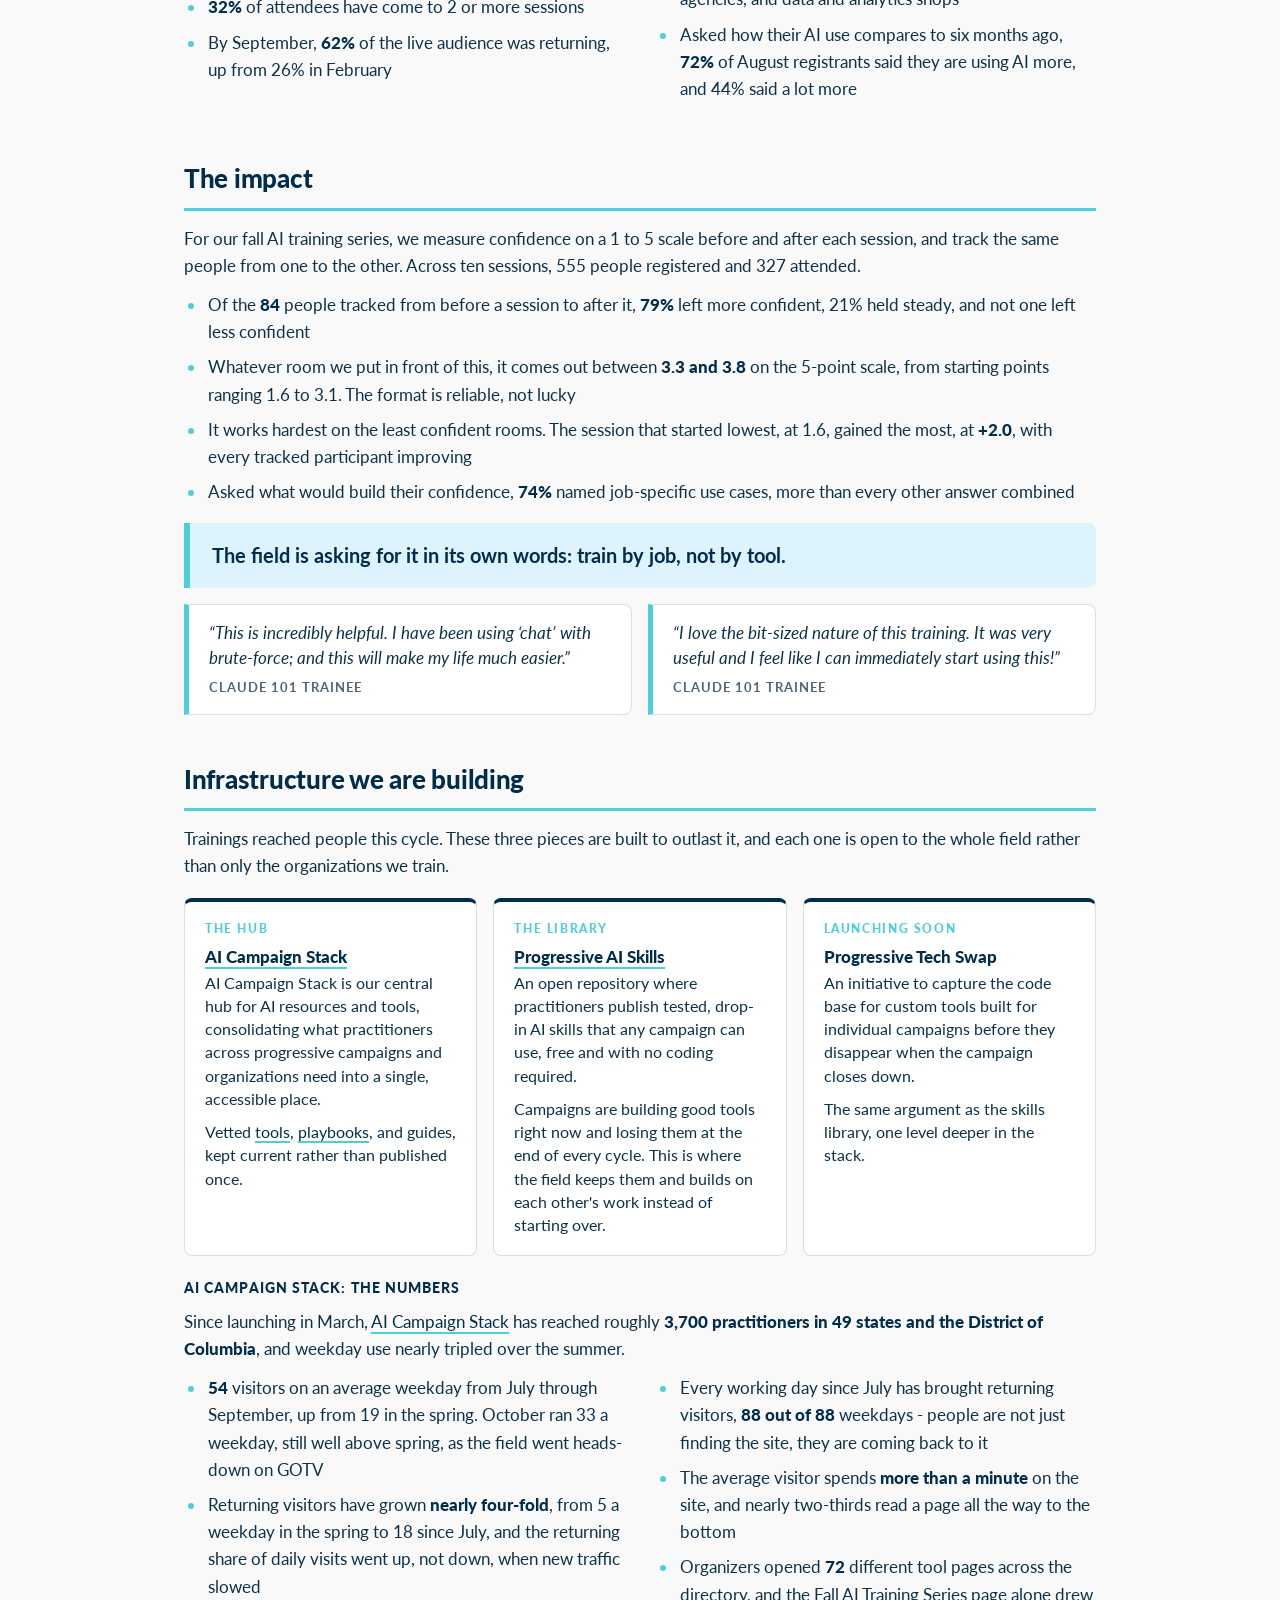
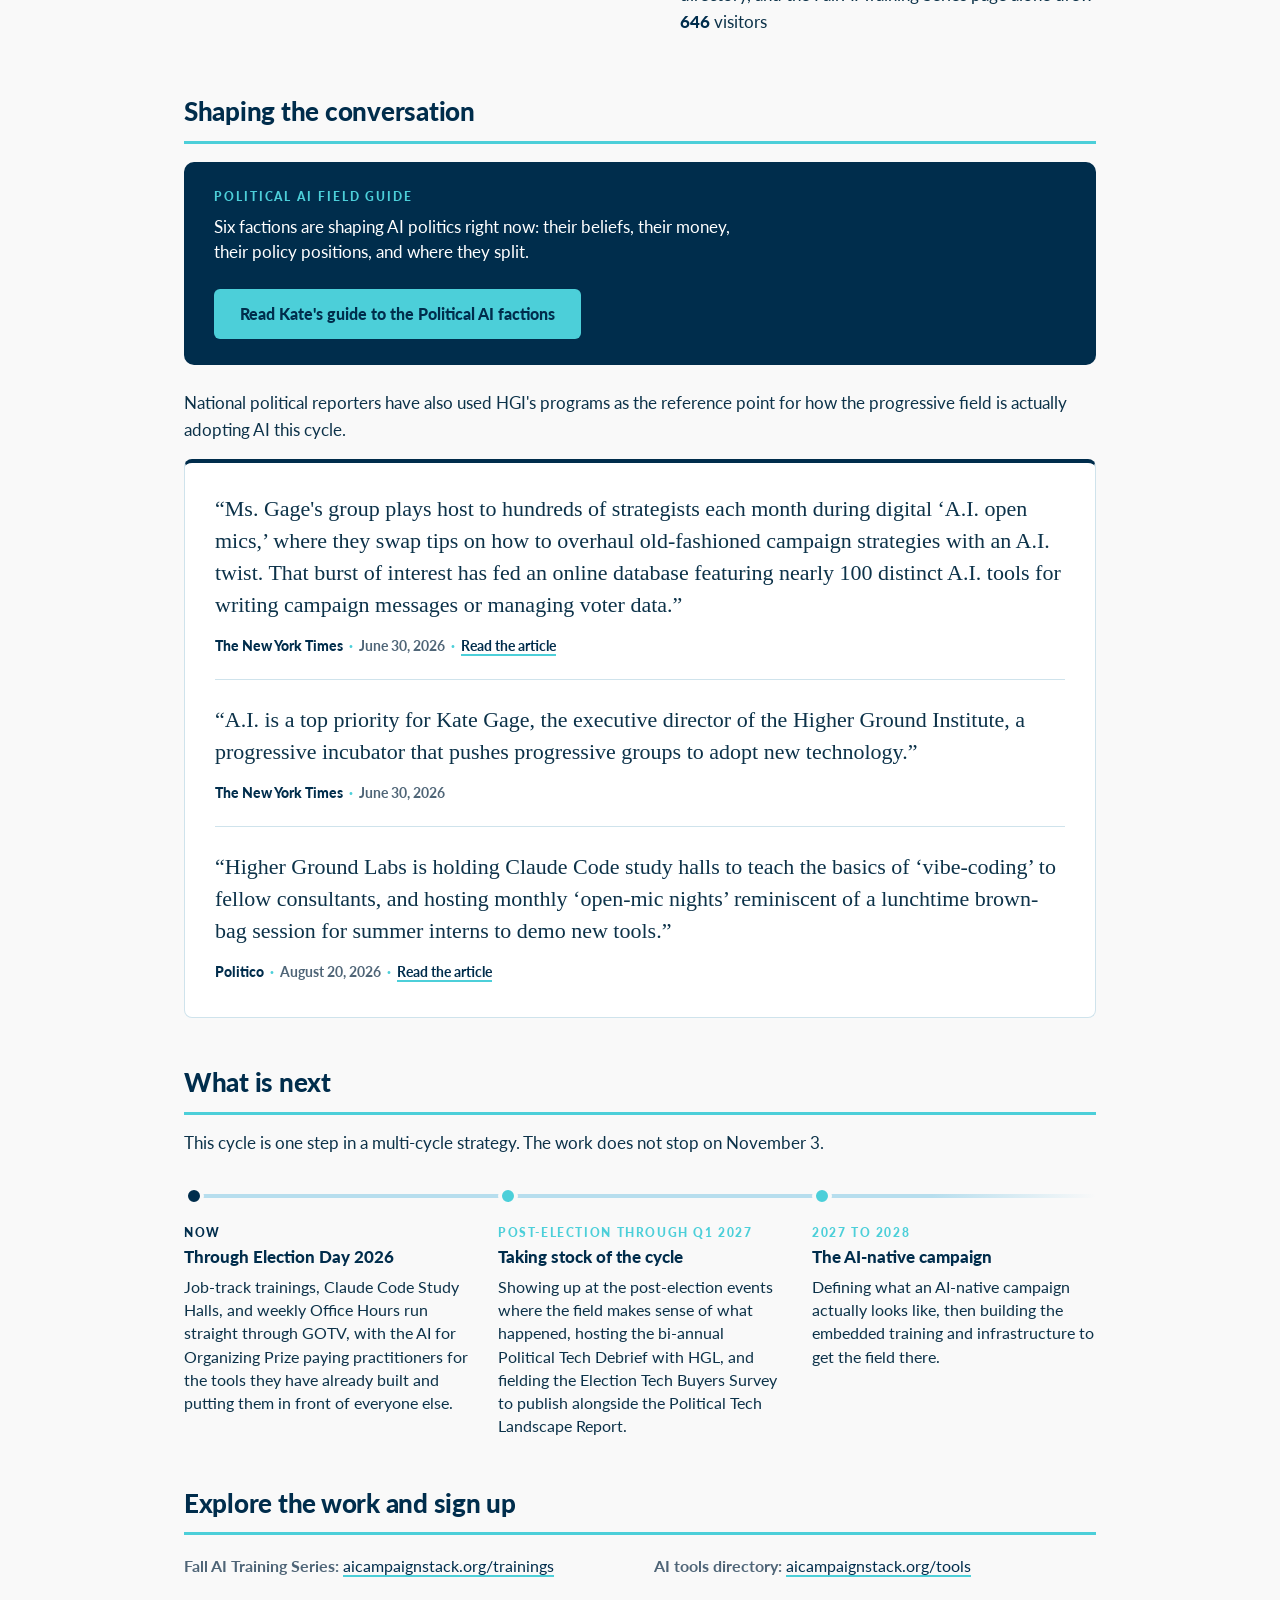
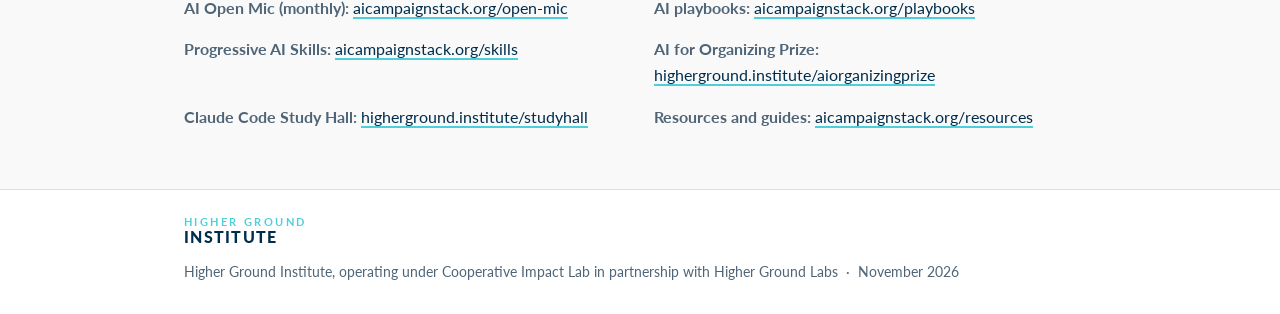
<file: 26electionupdate/index.html>
<!DOCTYPE html>
<html lang="en">
<head>
<!-- Google Tag Manager -->
<script>(function(w,d,s,l,i){w[l]=w[l]||[];w[l].push({'gtm.start':
new Date().getTime(),event:'gtm.js'});var f=d.getElementsByTagName(s)[0],
j=d.createElement(s),dl=l!='dataLayer'?'&l='+l:'';j.async=true;j.src=
'https://www.googletagmanager.com/gtm.js?id='+i+dl;f.parentNode.insertBefore(j,f);
})(window,document,'script','dataLayer','GTM-KJ48VZZ5');</script>
<!-- End Google Tag Manager -->

<meta charset="utf-8">
<meta name="viewport" content="width=device-width, initial-scale=1">
<title>2026 Campaign Season Update | Higher Ground Institute</title>
<meta name="description" content="How Higher Ground Institute is getting the progressive field AI-ready for 2026 and beyond: 47 events, 1,500+ people trained, and the shared infrastructure the field keeps after the cycle.">
<meta property="og:title" content="2026 Campaign Season Update | Higher Ground Institute">
<meta property="og:description" content="Getting the progressive field AI-ready for 2026 and beyond. Programs, reach, impact, and the infrastructure we are building for the field.">
<meta property="og:type" content="article">
<meta property="og:url" content="https://higherground.institute/26electionupdate/">
<link rel="canonical" href="https://higherground.institute/26electionupdate/">
<meta property="og:image" content="https://higherground.institute/26electionupdate/og-image.png">
<meta property="og:image:width" content="1200">
<meta property="og:image:height" content="630">
<meta name="twitter:card" content="summary_large_image">
<meta name="twitter:image" content="https://higherground.institute/26electionupdate/og-image.png">
<link rel="icon" type="image/svg+xml" href="/favicon.svg">
<link rel="preconnect" href="https://fonts.googleapis.com">
<link rel="preconnect" href="https://fonts.gstatic.com" crossorigin>
<link href="https://fonts.googleapis.com/css2?family=Lato:wght@300;400;700;900&display=swap" rel="stylesheet">
<style>
  :root{
    --bg:#F9F9F9; --navy:#002D4C; --ink:#0C3249; --cyan:#4CCFD9;
    --panel:#DDF3FE; --light:#B7DEEE; --muted:#4F6577; --rule:#CFE3EC; --card:#FFFFFF;
  }
  *{box-sizing:border-box}
  html{scroll-behavior:smooth}
  body{margin:0;background:var(--bg);color:var(--ink);
    font-family:Lato,"Segoe UI",Helvetica,Arial,sans-serif;font-size:17px;line-height:1.6;
    -webkit-font-smoothing:antialiased}
  a{color:var(--navy);text-decoration:none;border-bottom:2px solid var(--cyan);transition:border-color .15s,color .15s}
  a:hover{color:#0a5a86;border-bottom-color:var(--navy)}
  img{max-width:100%}

  .wrap{max-width:960px;margin:0 auto;padding:0 24px}

  /* wordmark */
  .wm{line-height:1;display:inline-block}
  .wm .top{display:block;font-size:11px;font-weight:700;letter-spacing:.22em;color:var(--cyan);text-transform:uppercase}
  .wm .bot{display:block;font-size:22px;font-weight:900;letter-spacing:.08em;color:var(--navy);text-transform:uppercase;margin-top:2px}
  .wm.onnavy .bot{color:#fff}


  /* slim site nav */
  .topnav{background:#fff;border-bottom:1px solid var(--rule)}
  .topnav .wrap{display:flex;align-items:center;justify-content:space-between;height:64px}
  .topnav .wm{border:0}
  .topnav .wm .bot{font-size:17px}
  .topnav .links{display:flex;gap:22px;font-size:14px;font-weight:700}
  .topnav .links a{border:0;color:var(--muted)}
  .topnav .links a:hover{color:var(--navy)}
  @media (max-width:560px){.topnav .links a:not(:first-child){display:none}}
  /* header band */
  .band{background:var(--navy);color:#fff;position:relative;overflow:hidden}
  .band .wrap{position:relative;padding-top:44px;padding-bottom:48px}
  .band .chev{position:absolute;right:0;top:0;bottom:0;width:min(46%,420px);opacity:.5;pointer-events:none}
  .band .eyebrow{font-size:12px;font-weight:700;letter-spacing:.2em;text-transform:uppercase;color:var(--cyan);margin:0 0 14px}
  .band h1{margin:0;font-size:clamp(30px,5vw,46px);font-weight:300;line-height:1.12;color:#fff;max-width:640px;letter-spacing:-.01em}
  .band h1 b{font-weight:900;color:#fff}
  .band .sub{margin:16px 0 0;font-size:14px;font-weight:700;letter-spacing:.08em;text-transform:uppercase;color:var(--cyan)}

  main .wrap{padding-top:40px;padding-bottom:56px}

  .lede{font-size:19px;line-height:1.6;margin:0 0 28px;max-width:820px}

  .kicker{font-size:12px;font-weight:700;letter-spacing:.16em;text-transform:uppercase;color:var(--cyan);margin:0 0 10px}

  /* stat cards */
  .stats{display:grid;grid-template-columns:repeat(auto-fit,minmax(160px,1fr));gap:14px;margin:0 0 12px}
  .stat{background:var(--panel);border-radius:8px;padding:20px 18px 18px;border-top:4px solid var(--cyan)}
  .stat .n{font-size:34px;font-weight:900;color:var(--navy);line-height:1;letter-spacing:-.01em}
  .stat .l{font-size:14px;line-height:1.4;margin-top:8px;font-weight:700;color:var(--ink)}

  h2{font-size:26px;font-weight:900;color:var(--navy);margin:44px 0 14px;padding-bottom:8px;border-bottom:3px solid var(--cyan);letter-spacing:-.01em}
  h3{font-size:13.5px;font-weight:900;color:var(--navy);margin:22px 0 8px;text-transform:uppercase;letter-spacing:.08em}
  h3 .sign{font-weight:700;text-transform:none;letter-spacing:0;color:var(--muted);font-size:14px;margin-left:8px}
  p{margin:0 0 12px}
  ul{margin:0 0 12px;padding-left:22px}
  li{margin:0 0 8px;padding-left:2px}
  li::marker{color:var(--cyan)}
  b,strong{color:var(--navy);font-weight:900}

  .two{display:grid;grid-template-columns:1fr 1fr;gap:32px}
  @media (max-width:720px){.two{grid-template-columns:1fr;gap:8px}}

  .callout{background:var(--panel);border-left:6px solid var(--cyan);border-radius:0 8px 8px 0;padding:18px 22px;margin:18px 0 6px;font-size:20px;line-height:1.45;color:var(--navy);font-weight:700}

  /* ---- Progressive AI Lab model ---- */
  .model{display:grid;grid-template-columns:repeat(3,1fr);gap:34px;margin:18px 0 0}
  .stage{background:var(--card);border:1px solid var(--rule);border-top:4px solid var(--cyan);
    border-radius:8px;padding:18px 20px 16px;position:relative}
  .stage:not(:last-child)::after{content:"";position:absolute;right:-24px;top:50%;
    transform:translateY(-50%);width:0;height:0;
    border-left:14px solid var(--cyan);border-top:10px solid transparent;border-bottom:10px solid transparent}
  .stage .sn{margin:0 0 6px;font-size:12px;font-weight:900;letter-spacing:.16em;color:var(--cyan)}
  .stage h4{margin:0 0 8px;font-size:17px;font-weight:900;color:var(--navy);line-height:1.25}
  .stage .sd{margin:0 0 12px;font-size:15.5px;line-height:1.45}
  .stage .se{margin:0;font-size:13px;line-height:1.5;color:var(--muted);font-weight:700;
    border-top:1px solid var(--rule);padding-top:10px}
  .loop{margin:20px 0 6px;background:var(--panel);border-radius:8px;padding:13px 18px;
    font-size:15.5px;font-weight:700;color:var(--navy);display:flex;align-items:baseline;gap:12px}
  .loop .lg{font-size:19px;color:var(--cyan);font-weight:900;line-height:1}
  @media (max-width:720px){
    .model{grid-template-columns:1fr;gap:30px}
    .stage:not(:last-child)::after{right:auto;left:50%;top:auto;bottom:-22px;
      transform:translateX(-50%);border-left:10px solid transparent;border-right:10px solid transparent;
      border-top:14px solid var(--cyan);border-bottom:0}
  }

  /* ---- where we showed up ---- */
  .field{display:grid;grid-template-columns:repeat(3,1fr);gap:28px;margin:16px 0 6px}
  @media (max-width:860px){.field{grid-template-columns:1fr;gap:10px}}
  .field h3{margin-top:4px}
  .field .src{font-size:14px;font-weight:700;margin:0}
  .field .src a{border-bottom-width:2px}

  .pull{background:var(--card);border:1px solid var(--rule);border-left:5px solid var(--cyan);
    border-radius:0 8px 8px 0;padding:14px 18px;margin:12px 0}
  .pull p{margin:0 0 8px;font-family:Georgia,"Times New Roman",serif;font-size:17px;
    line-height:1.45;color:var(--ink)}
  .pull cite{display:block;font-style:normal;font-size:12.5px;font-weight:700;
    color:var(--muted);letter-spacing:.08em;text-transform:uppercase}

  /* ---- infrastructure cards ---- */
  .infra{display:grid;grid-template-columns:repeat(3,1fr);gap:16px;margin:18px 0 6px}
  @media (max-width:820px){.infra{grid-template-columns:1fr}}
  .infra > div{background:var(--card);border:1px solid var(--rule);border-top:4px solid var(--navy);
    border-radius:8px;padding:18px 20px}
  .infra h4{margin:0 0 4px;font-size:16.5px;font-weight:900;color:var(--navy);line-height:1.25}
  .infra .tag{margin:0 0 10px;font-size:11.5px;font-weight:900;letter-spacing:.14em;
    text-transform:uppercase;color:var(--cyan)}
  .infra p{margin:0 0 10px;font-size:15.5px;line-height:1.5}
  .infra p:last-child{margin-bottom:0}

  /* ---- what is next: timeline ---- */
  .tl{position:relative;display:grid;grid-template-columns:repeat(3,1fr);gap:30px;margin:30px 0 6px}
  .tl::before{content:"";position:absolute;left:0;right:0;top:8px;height:4px;border-radius:2px;
    background:linear-gradient(to right,var(--light) 0%,var(--light) 82%,rgba(183,222,238,0) 100%)}
  .pt{position:relative;padding-top:38px}
  .pt .dot{position:absolute;top:0;left:0;width:20px;height:20px;border-radius:50%;
    background:var(--cyan);border:4px solid var(--bg)}
  .pt.now .dot{background:var(--navy)}
  .pt .when{margin:0 0 6px;font-size:11.5px;font-weight:900;letter-spacing:.14em;
    text-transform:uppercase;color:var(--cyan)}
  .pt.now .when{color:var(--navy)}
  .pt h4{margin:0 0 8px;font-size:16.5px;font-weight:900;color:var(--navy);line-height:1.25}
  .pt p{margin:0;font-size:15.5px;line-height:1.5}
  @media (max-width:720px){
    .tl{grid-template-columns:1fr;gap:0}
    .tl::before{display:none}
    .pt{padding-top:0;padding-left:26px;padding-bottom:26px;border-left:4px solid var(--light)}
    .pt:last-child{border-left-color:transparent;padding-bottom:0}
    .pt .dot{top:2px;left:-8px}
  }

  /* ---- prize highlight ---- */
  .prize{margin:22px 0 6px;background:var(--panel);border:1px solid var(--light);
    border-left:6px solid var(--cyan);border-radius:0 10px 10px 0;padding:22px 26px;
    display:flex;align-items:center;justify-content:space-between;gap:26px;flex-wrap:wrap}
  .prize .copy{max-width:600px}
  .prize .k{margin:0 0 8px;font-size:12px;font-weight:900;letter-spacing:.16em;
    text-transform:uppercase;color:var(--navy)}
  .prize p{margin:0 0 10px;font-size:16.5px;line-height:1.5}
  .prize .dates{margin:0;font-size:14.5px;color:var(--muted);font-weight:700}
  .prize .dates b{color:var(--navy)}
  .prize .btn{display:inline-block;background:var(--navy);color:#fff;font-weight:900;
    font-size:15.5px;line-height:1.3;padding:15px 26px;border-radius:6px;border:0;
    text-align:center;transition:background .15s}
  .prize .btn:hover{background:#0a5a86;color:#fff;border:0}
  @media (max-width:720px){.prize{flex-direction:column;align-items:stretch;padding:20px 22px}
    .prize .btn{width:100%}}

  .links{display:grid;grid-template-columns:1fr 1fr;gap:8px 28px;font-size:16px;margin-top:6px}
  @media (max-width:720px){.links{grid-template-columns:1fr}}
  .links div{padding:4px 0;overflow-wrap:anywhere}
  .links span{color:var(--muted);font-weight:700}

  /* standout CTA */
  .cta{margin:18px 0 24px;background:var(--navy);border-radius:10px;padding:26px 30px;display:flex;align-items:center;justify-content:space-between;gap:24px;flex-wrap:wrap}
  .cta .copy{max-width:540px}
  .cta .k{margin:0 0 8px;font-size:12px;font-weight:900;letter-spacing:.16em;text-transform:uppercase;color:var(--cyan)}
  .cta p{margin:0;color:#fff;font-size:17px;line-height:1.5}
  .cta .btn{display:inline-block;background:var(--cyan);color:var(--navy);font-weight:900;font-size:15.5px;line-height:1.3;padding:15px 26px;border-radius:6px;border:0;text-align:center;transition:background .15s,color .15s}
  .cta .btn:hover{background:#fff;color:var(--navy);border:0}
  @media (max-width:720px){.cta{flex-direction:column;align-items:stretch;padding:24px 22px}.cta .btn{width:100%}}

  /* press / in the news */
  .press{background:var(--card);border:1px solid var(--rule);border-top:4px solid var(--navy);border-radius:8px;padding:6px 30px 12px;margin:16px 0 6px}
  @media (max-width:560px){.press{padding:6px 20px 12px}}
  .press article{border-top:1px solid var(--rule);padding:24px 0 22px}
  .press article:first-of-type{border-top:0}
  .press .pq{font-family:Georgia,"Times New Roman",serif;font-size:clamp(18px,2.2vw,22px);line-height:1.45;color:var(--ink);margin:0 0 14px}
  .press .meta{margin:0;font-size:14px;color:var(--muted);font-weight:700}
  .press .meta .src{color:var(--navy);font-weight:900}
  .press .meta a{font-weight:700}
  .press .dot{color:var(--cyan);font-weight:900;padding:0 6px}

  .quotes{display:grid;grid-template-columns:1fr 1fr;gap:16px;margin:16px 0 6px}
  @media (max-width:720px){.quotes{grid-template-columns:1fr}}
  .quote{background:var(--card);border:1px solid var(--rule);border-left:5px solid var(--cyan);border-radius:0 8px 8px 0;padding:16px 20px;font-size:16.5px;line-height:1.5}
  .quote p{margin:0 0 8px;font-style:italic;color:var(--ink)}
  .quote cite{display:block;font-style:normal;font-size:12.5px;font-weight:700;color:var(--muted);letter-spacing:.08em;text-transform:uppercase}
  footer{border-top:1px solid var(--rule);background:#fff}
  footer .wrap{display:flex;align-items:center;justify-content:space-between;gap:16px;flex-wrap:wrap;padding-top:26px;padding-bottom:30px;font-size:14px;color:var(--muted)}
</style>
</head>
<body>
<!-- Google Tag Manager (noscript) -->
<noscript><iframe src="https://www.googletagmanager.com/ns.html?id=GTM-KJ48VZZ5"
height="0" width="0" style="display:none;visibility:hidden"></iframe></noscript>
<!-- End Google Tag Manager (noscript) -->


<nav class="topnav" aria-label="Site">
  <div class="wrap">
    <a class="wm" href="/"><span class="top">Higher Ground</span><span class="bot">Institute</span></a>
    <div class="links">
      <a href="/">Home</a>
      <a href="/#programs">Programs</a>
      <a href="https://aicampaignstack.org/" target="_blank" rel="noopener">AI Campaign Stack</a>
    </div>
  </div>
</nav>

<header class="band">
  <div class="wrap">
    <svg class="chev" viewBox="0 0 230 140" preserveAspectRatio="xMaxYMid meet" xmlns="http://www.w3.org/2000/svg" aria-hidden="true">
      <g fill="#B7DEEE">
        <path d="M0 20 L20 0 L75 55 L20 110 L0 90 L35 55 Z"/>
        <path d="M70 20 L90 0 L145 55 L90 110 L70 90 L105 55 Z"/>
        <path d="M140 20 L160 0 L215 55 L160 110 L140 90 L175 55 Z"/>
      </g>
    </svg>
    <p class="eyebrow">Campaign season update</p>
    <h1>Getting the progressive field <b>AI-ready for 2026</b> and beyond</h1>
  </div>
</header>

<main>
<div class="wrap">

<p class="lede">This campaign season, Higher Ground Institute (HGI) set out to get the progressive ecosystem AI-ready before Election Day by building the skills, use cases, and shared infrastructure the field needs to adopt AI on its own terms.</p>

<!-- ============ NEW: the model that drives the priorities ============ -->
<h2>How the Progressive AI Lab works</h2>
<p>This year, practitioners kept telling us in Open Mics that generic AI/LLM training was not sticking. The polls told us the same story, 74% said job-specific use cases were what would build their confidence. So we designed our resources and fall training series in response to that feedback.</p>

<div class="model">
  <div class="stage">
    <p class="sn">01</p>
    <h4>Community of Practice</h4>
    <p class="sd">Hundreds of practitioners in the same room every month, showing each other what is working and telling us where they are stuck.</p>
    <p class="se">AI Open Mics · Claude Code Study Halls · Office Hours · AI + Cybersecurity working group</p>
  </div>
  <div class="stage">
    <p class="sn">02</p>
    <h4>Research and Validation</h4>
    <p class="sd">We pilot ideas and measure them. Every training carries a confidence poll before and after, and the AI for Organizing Prize pays practitioners for tools they have already proven in their own work.</p>
    <p class="se">AI for Organizing Prize · Campaign simulations · Job-track training pilots · Pre and post confidence measurement</p>
  </div>
  <div class="stage">
    <p class="sn">03</p>
    <h4>Resources Hub</h4>
    <p class="sd">What clears the bar gets taught and published free: job-track trainings for people who can join live, and written guides and code for everyone else.</p>
    <p class="se">Fall AI Training Series · AI Campaign Stack · Progressive AI Skills repo · Playbooks and tool directory</p>
  </div>
</div>
<p class="loop"><span class="lg">&#8635;</span> <span>We are continually learning, listening, and measuring to decide what to convene and test next.</span></p>

<h2>By the numbers</h2>
<div class="stats">
  <div class="stat"><div class="n">47</div><div class="l">trainings, convenings, and events this campaign season</div></div>
  <div class="stat"><div class="n">1,500+</div><div class="l">people trained by HGI this year</div></div>
  <div class="stat"><div class="n">1,054</div><div class="l">unique practitioners at the AI Open Mic series so far this year, averaging 182 a session</div></div>
  <div class="stat"><div class="n">79%</div><div class="l">of tracked Fall AI training attendees gained confidence with AI, and none lost it</div></div>
  <div class="stat"><div class="n">3,700</div><div class="l">practitioners in 49 states and DC reached by <a href="https://aicampaignstack.org">AI Campaign Stack</a>, our hub for AI tools and resources</div></div>
</div>

<h2>What we ran through Election Day</h2>
<p>Every one of these was live and open to the field through the closing weeks of the cycle, and most of it keeps running past November 3. Whatever a practitioner needed, from a first hour with the tools to a stuck problem at 9pm, there was a door in.</p>
<div class="two">
<div>
  <h3>Training and hands-on support <span class="sign">(<a href="https://aicampaignstack.org/trainings">sign up for all sessions</a>)</span></h3>
  <ul>
    <li><b>Weekly trainings</b> across four job-based tracks - GEO, AI for Volunteer Engagement, AI for GOTV, and AI for Comms - built on the finding that role-specific training beats generic tool literacy</li>
    <li><b>Claude 101</b> sessions hosted every Tuesday for baseline tool fluency</li>
    <li>Weekly <b><a href="https://aicampaignstack.org/trainings">AI Office Hours</a></b> where anyone can book a 20 minute session with an expert to troubleshoot or get advice on AI in their campaign, no question too small</li>
    <li><b><a href="https://aicampaignstack.org/trainings">Claude Code Study Halls</a></b> running through December, helping non-technical organizers build their first replicable AI skills alongside other people learning the same thing</li>
  </ul>
</div>
<div>
  <h3>Community and convening</h3>
  <ul>
    <li><b><a href="https://aicampaignstack.org/open-mic">Monthly AI Open Mics</a>,</b> the field's recurring hub for practitioners to learn about applied AI, hosted with Analyst Institute and the Research Collaborative - each averages 182 attendees</li>
    <li>Co-hosting an <b>AI + Cybersecurity working group</b> with the DNC for progressive technology infrastructure and vendors</li>
    <li>Live <a href="https://aicampaignstack.org/tools">tools directory</a>, <a href="https://aicampaignstack.org/playbooks">playbooks</a>, and <a href="https://aicampaignstack.org/skills">skills library</a>, updated as the field reports back what is working</li>
  </ul>
</div>
</div>

<div class="prize">
  <div class="copy">
    <p class="k">Now open: AI for Organizing Prize</p>
    <p>Great AI work is happening in progressive orgs and campaigns right now, and most of it never leaves the team that built it. We are paying <b>$200 to $500</b> for the prompts, skills, apps, and workflows that actually work, then publishing them for the whole field to use.</p>
    <p class="dates"><b>Oct 6</b> first winners announced <span style="color:var(--cyan);font-weight:900">&#183;</span> <b>Oct 20</b> second wave <span style="color:var(--cyan);font-weight:900">&#183;</span> <b>Oct 22</b> Show and Tell <span style="color:var(--cyan);font-weight:900">&#183;</span> rolling submissions continue</p>
  </div>
  <a class="btn" href="https://higherground.institute/aiorganizingprize/">Submit your work</a>
</div>

<!-- ============ NEW: where we showed up ============ -->
<h2>Where we showed up</h2>
<p>Three moments this year put the model to work in a room instead of on a screen.</p>

<div class="field">
  <div>
    <h3>Campaign simulation with Grassroots Analytics</h3>
    <p>HGI teamed up with Grassroots Analytics to host a two-day competitive campaign simulation. Teams were asked to set the traditional playbook aside and build bold, creative tactics for a changing campaign landscape, then take what they learned back to their own districts, campaigns, and communities.</p>
    <div class="pull">
      <p>&#8220;A room full of passionate strangers came together and brought forth the creative ideas that are needed to change the campaign game.&#8221;</p>
      <cite>Grassroots Analytics</cite>
    </div>
    <p class="src"><a href="https://www.linkedin.com/feed/update/urn:li:ugcPost:7498471361577734144/" target="_blank" rel="noopener">Read the Grassroots Analytics recap on LinkedIn</a></p>
  </div>
  <div>
    <h3>AI Hackathon at Netroots Nation</h3>
    <p>In June, HGI hosted an AI Hackathon at Netroots Nation in Philadelphia, leading in-person Claude Code study halls throughout the day to help practitioners build tools using agentic AI.</p>
    <p>The day was led by Kemi Oso, HGI's Chief Program Officer.</p>
  </div>
  <div>
    <h3>AI training in Tennessee</h3>
    <p>In July, HGI ran an AI summit in Nashville for Tennessee legislative staff and advocates.</p>
    <p>Then someone went home and built something. Staff in Rep. Aftyn Behn's office made a chatbot that walks families through filing a federal civil rights complaint against the state Department of Children's Services. Screening one family took five months by hand. It now takes about <b>30 minutes</b>.</p>
  </div>
</div>

<h2>The reach</h2>
<p>Since January, our AI Open Mic has drawn steady rooms and a growing core community across nine sessions.</p>
<div class="two">
<div><ul>
  <li><b>1,054</b> practitioners have attended at least one session, out of <b>2,031</b> who registered</li>
  <li><b>182</b> average live attendees per session</li>
  <li><b>32%</b> of attendees have come to 2 or more sessions</li>
  <li>By September, <b>62%</b> of the live audience was returning, up from 26% in February</li>
</ul></div>
<div><ul>
  <li><b>54</b> presenters from <b>44</b> organizations have taken the mic</li>
  <li>The single largest segment in the room is advocacy and organizing groups, alongside political tech, digital agencies, and data and analytics shops</li>
  <li>Asked how their AI use compares to six months ago, <b>72%</b> of August registrants said they are using AI more, and 44% said a lot more</li>
</ul></div>
</div>

<h2>The impact</h2>
<p>For our fall AI training series, we measure confidence on a 1 to 5 scale before and after each session, and track the same people from one to the other. Across ten sessions, 555 people registered and 327 attended.</p>
<ul>
  <li>Of the <b>84</b> people tracked from before a session to after it, <b>79%</b> left more confident, 21% held steady, and not one left less confident</li>
  <li>Whatever room we put in front of this, it comes out between <b>3.3 and 3.8</b> on the 5-point scale, from starting points ranging 1.6 to 3.1. The format is reliable, not lucky</li>
  <li>It works hardest on the least confident rooms. The session that started lowest, at 1.6, gained the most, at <b>+2.0</b>, with every tracked participant improving</li>
  <li>Asked what would build their confidence, <b>74%</b> named job-specific use cases, more than every other answer combined</li>
</ul>
<div class="callout">The field is asking for it in its own words: train by job, not by tool.</div>
<div class="quotes">
  <div class="quote"><p>&#8220;This is incredibly helpful. I have been using &#8216;chat&#8217; with brute-force; and this will make my life much easier.&#8221;</p><cite>Claude 101 trainee</cite></div>
  <div class="quote"><p>&#8220;I love the bit-sized nature of this training. It was very useful and I feel like I can immediately start using this!&#8221;</p><cite>Claude 101 trainee</cite></div>
</div>

<!-- ============ NEW: the infrastructure argument ============ -->
<h2>Infrastructure we are building</h2>
<p>Trainings reached people this cycle. These three pieces are built to outlast it, and each one is open to the whole field rather than only the organizations we train.</p>

<div class="infra">
  <div>
    <p class="tag">The hub</p>
    <h4><a href="https://aicampaignstack.org">AI Campaign Stack</a></h4>
    <p>AI Campaign Stack is our central hub for AI resources and tools, consolidating what practitioners across progressive campaigns and organizations need into a single, accessible place.</p>
    <p>Vetted <a href="https://aicampaignstack.org/tools">tools</a>, <a href="https://aicampaignstack.org/playbooks">playbooks</a>, and guides, kept current rather than published once.</p>
  </div>
  <div>
    <p class="tag">The library</p>
    <h4><a href="https://aicampaignstack.org/skills">Progressive AI Skills</a></h4>
    <p>An open repository where practitioners publish tested, drop-in AI skills that any campaign can use, free and with no coding required.</p>
    <p>Campaigns are building good tools right now and losing them at the end of every cycle. This is where the field keeps them and builds on each other's work instead of starting over.</p>
  </div>
  <div>
    <p class="tag">Launching soon</p>
    <h4>Progressive Tech Swap</h4>
    <p>An initiative to capture the code base for custom tools built for individual campaigns before they disappear when the campaign closes down.</p>
    <p>The same argument as the skills library, one level deeper in the stack.</p>
  </div>
</div>

<h3>AI Campaign Stack: the numbers</h3>
<p>Since launching in March, <a href="https://aicampaignstack.org">AI Campaign Stack</a> has reached roughly <b>3,700 practitioners in 49 states and the District of Columbia</b>, and weekday use nearly tripled over the summer.</p>
<div class="two">
<div><ul>
  <li><b>54</b> visitors on an average weekday from July through September, up from 19 in the spring. October ran 33 a weekday, still well above spring, as the field went heads-down on GOTV</li>
  <li>Returning visitors have grown <b>nearly four-fold</b>, from 5 a weekday in the spring to 18 since July, and the returning share of daily visits went up, not down, when new traffic slowed</li>
</ul></div>
<div><ul>
  <li>Every working day since July has brought returning visitors, <b>88 out of 88</b> weekdays - people are not just finding the site, they are coming back to it</li>
  <li>The average visitor spends <b>more than a minute</b> on the site, and nearly two-thirds read a page all the way to the bottom</li>
  <li>Organizers opened <b>72</b> different tool pages across the directory, and the Fall AI Training Series page alone drew <b>646</b> visitors</li>
</ul></div>
</div>

<h2>Shaping the conversation</h2>
<div class="cta">
  <div class="copy">
    <p class="k">Political AI Field Guide</p>
    <p>Six factions are shaping AI politics right now: their beliefs, their money, their policy positions, and where they split.</p>
  </div>
  <a class="btn" href="https://kategage.substack.com/p/political-ai-field-guide-factions">Read Kate's guide to the Political AI factions</a>
</div>

<p>National political reporters have also used HGI's programs as the reference point for how the progressive field is actually adopting AI this cycle.</p>
<div class="press">
  <article>
    <p class="pq">&#8220;Ms. Gage's group plays host to hundreds of strategists each month during digital &#8216;A.I. open mics,&#8217; where they swap tips on how to overhaul old-fashioned campaign strategies with an A.I. twist. That burst of interest has fed an online database featuring nearly 100 distinct A.I. tools for writing campaign messages or managing voter data.&#8221;</p>
    <p class="meta"><span class="src">The New York Times</span><span class="dot">&#183;</span>June 30, 2026<span class="dot">&#183;</span><a href="https://www.nytimes.com/2026/06/29/us/politics/political-campaigns-ai-tech.html?unlocked_article_code=1.C1E.4fx4.JdLrYFu4QMzi&amp;smid=url-share">Read the article</a></p>
  </article>
  <article>
    <p class="pq">&#8220;A.I. is a top priority for Kate Gage, the executive director of the Higher Ground Institute, a progressive incubator that pushes progressive groups to adopt new technology.&#8221;</p>
    <p class="meta"><span class="src">The New York Times</span><span class="dot">&#183;</span>June 30, 2026</p>
  </article>
  <article>
    <p class="pq">&#8220;Higher Ground Labs is holding Claude Code study halls to teach the basics of &#8216;vibe-coding&#8217; to fellow consultants, and hosting monthly &#8216;open-mic nights&#8217; reminiscent of a lunchtime brown-bag session for summer interns to demo new tools.&#8221;</p>
    <p class="meta"><span class="src">Politico</span><span class="dot">&#183;</span>August 20, 2026<span class="dot">&#183;</span><a href="https://www.politico.com/news/2026/08/20/dems-ai-california-campaigns-01043140">Read the article</a></p>
  </article>
</div>

<!-- ============ REBUILT: what is next as a timeline ============ -->
<h2>What is next</h2>
<p>This cycle is one step in a multi-cycle strategy. The work does not stop on November 3.</p>
<div class="tl">
  <div class="pt now">
    <span class="dot"></span>
    <p class="when">Now</p>
    <h4>Through Election Day 2026</h4>
    <p>Job-track trainings, Claude Code Study Halls, and weekly Office Hours run straight through GOTV, with the AI for Organizing Prize paying practitioners for the tools they have already built and putting them in front of everyone else.</p>
  </div>
  <div class="pt">
    <span class="dot"></span>
    <p class="when">Post-election through Q1 2027</p>
    <h4>Taking stock of the cycle</h4>
    <p>Showing up at the post-election events where the field makes sense of what happened, hosting the bi-annual Political Tech Debrief with HGL, and fielding the Election Tech Buyers Survey to publish alongside the Political Tech Landscape Report.</p>
  </div>
  <div class="pt">
    <span class="dot"></span>
    <p class="when">2027 to 2028</p>
    <h4>The AI-native campaign</h4>
    <p>Defining what an AI-native campaign actually looks like, then building the embedded training and infrastructure to get the field there.</p>
  </div>
</div>

<h2>Explore the work and sign up</h2>
<div class="links">
  <div><span>Fall AI Training Series:</span> <a href="https://aicampaignstack.org/trainings">aicampaignstack.org/trainings</a></div>
  <div><span>AI tools directory:</span> <a href="https://aicampaignstack.org/tools">aicampaignstack.org/tools</a></div>
  <div><span>AI Open Mic (monthly):</span> <a href="https://aicampaignstack.org/open-mic">aicampaignstack.org/open-mic</a></div>
  <div><span>AI playbooks:</span> <a href="https://aicampaignstack.org/playbooks">aicampaignstack.org/playbooks</a></div>
  <div><span>Progressive AI Skills:</span> <a href="https://aicampaignstack.org/skills">aicampaignstack.org/skills</a></div>
  <div><span>AI for Organizing Prize:</span> <a href="https://higherground.institute/aiorganizingprize/">higherground.institute/aiorganizingprize</a></div>
  <div><span>Claude Code Study Hall:</span> <a href="https://higherground.institute/studyhall">higherground.institute/studyhall</a></div>
  <div><span>Resources and guides:</span> <a href="https://aicampaignstack.org/resources">aicampaignstack.org/resources</a></div>
</div>

</div>
</main>

<footer>
  <div class="wrap">
    <a class="wm" href="/" style="border:0"><span class="top">Higher Ground</span><span class="bot" style="font-size:16px">Institute</span></a>
    <div>Higher Ground Institute, operating under Cooperative Impact Lab in partnership with Higher Ground Labs &nbsp;&#183;&nbsp; November 2026</div>
  </div>
</footer>

</body>
</html>
</file>
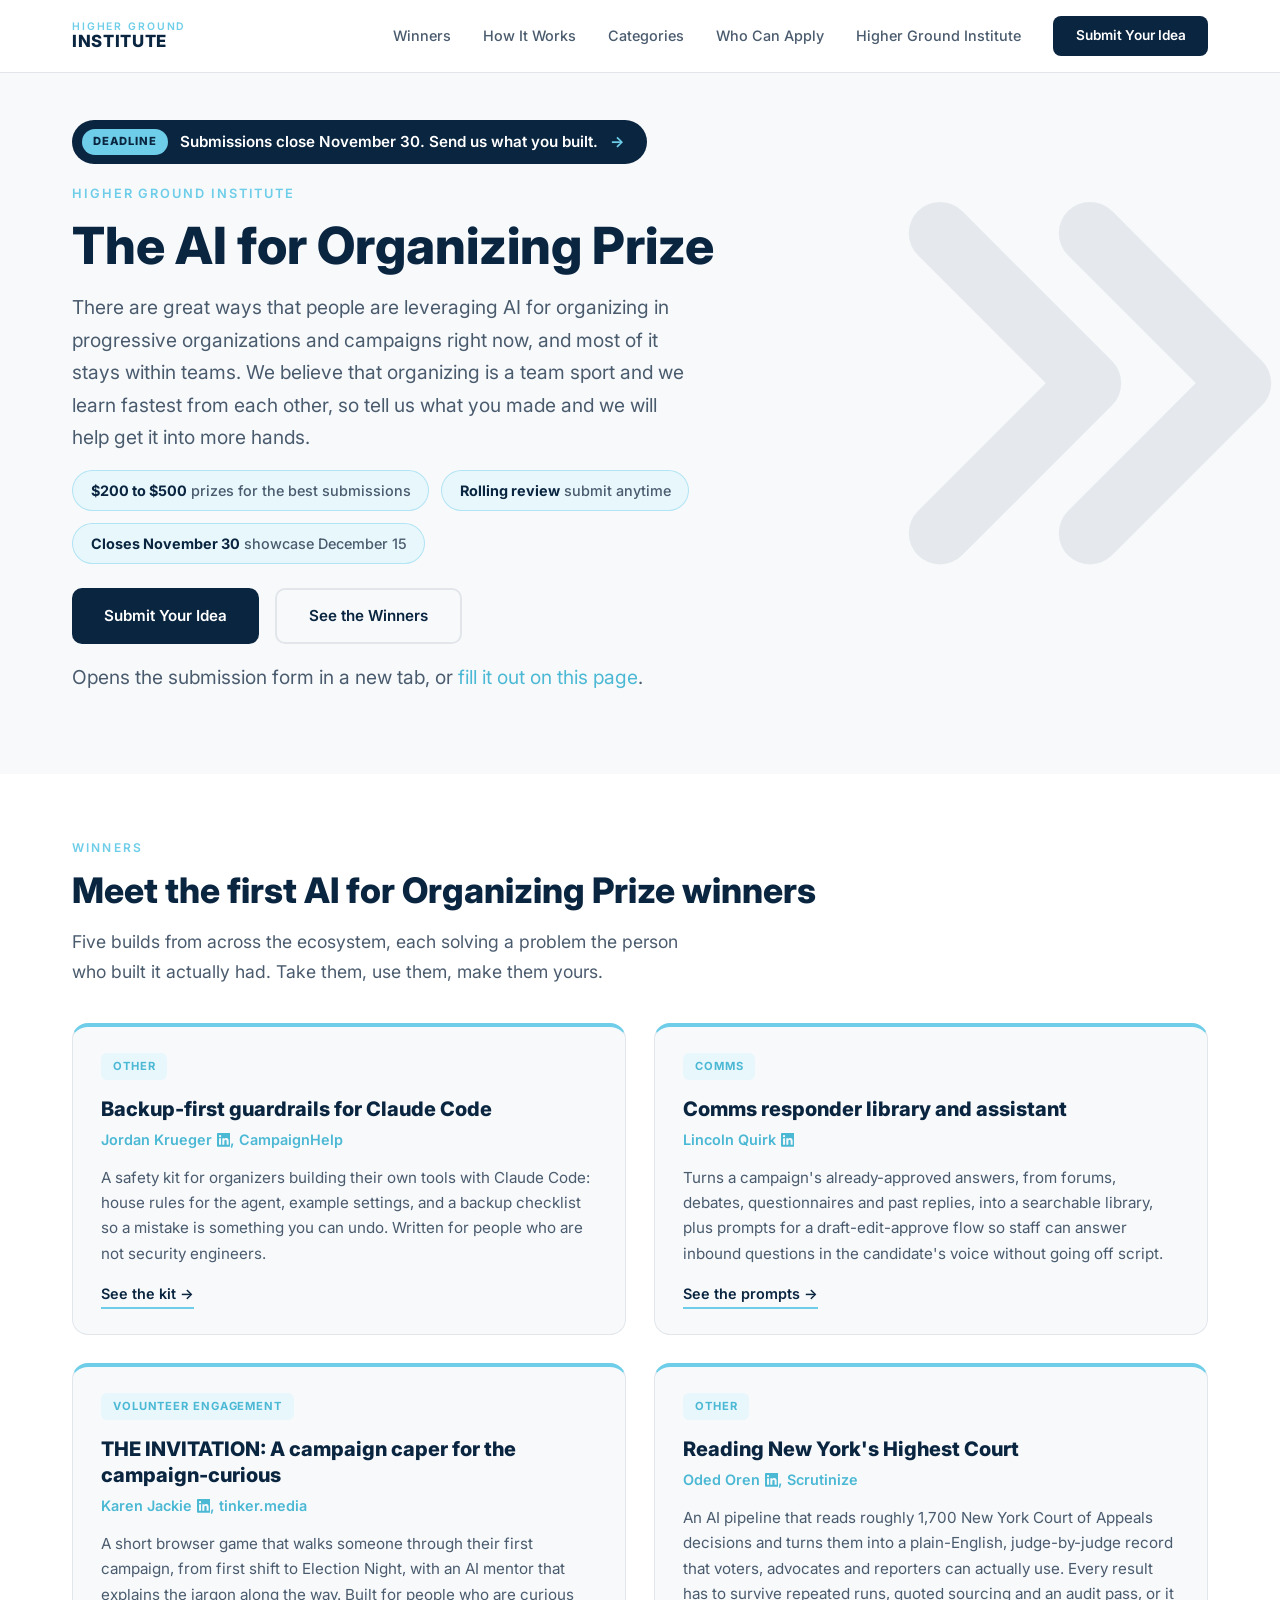
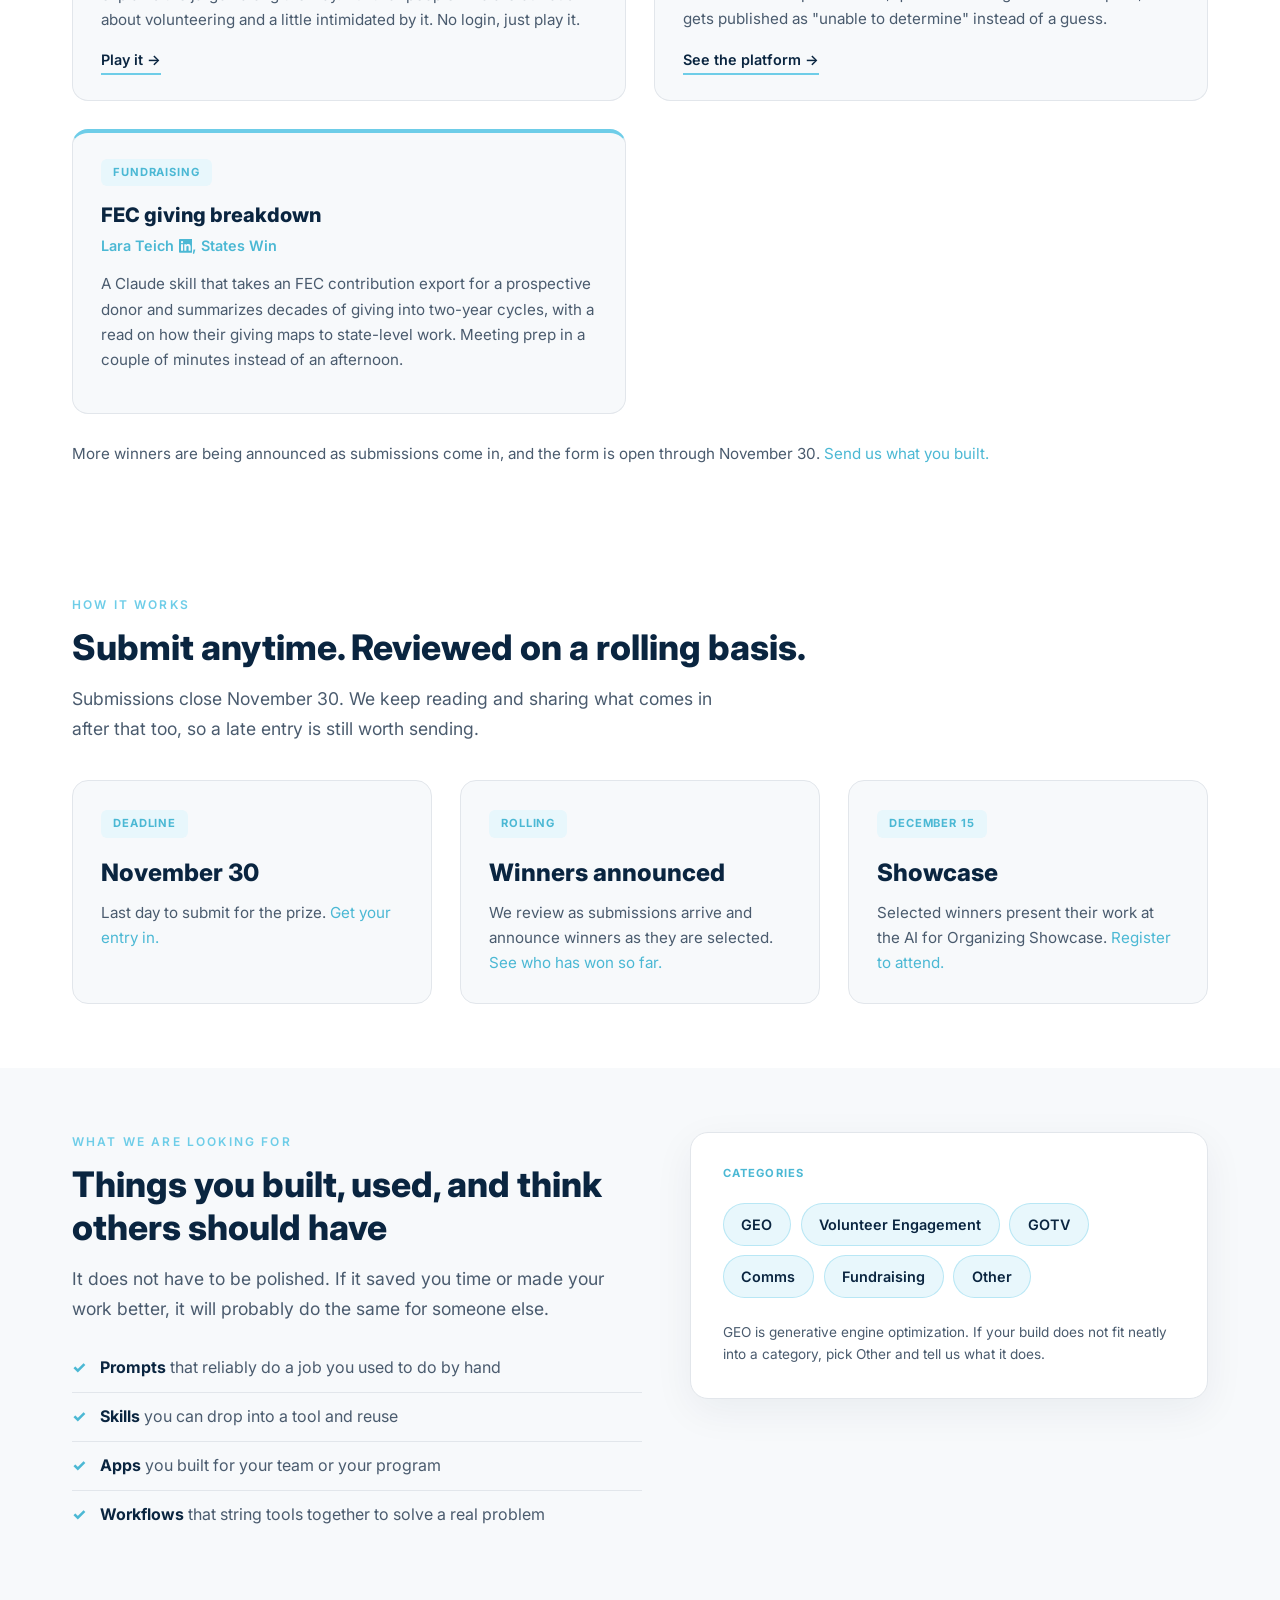
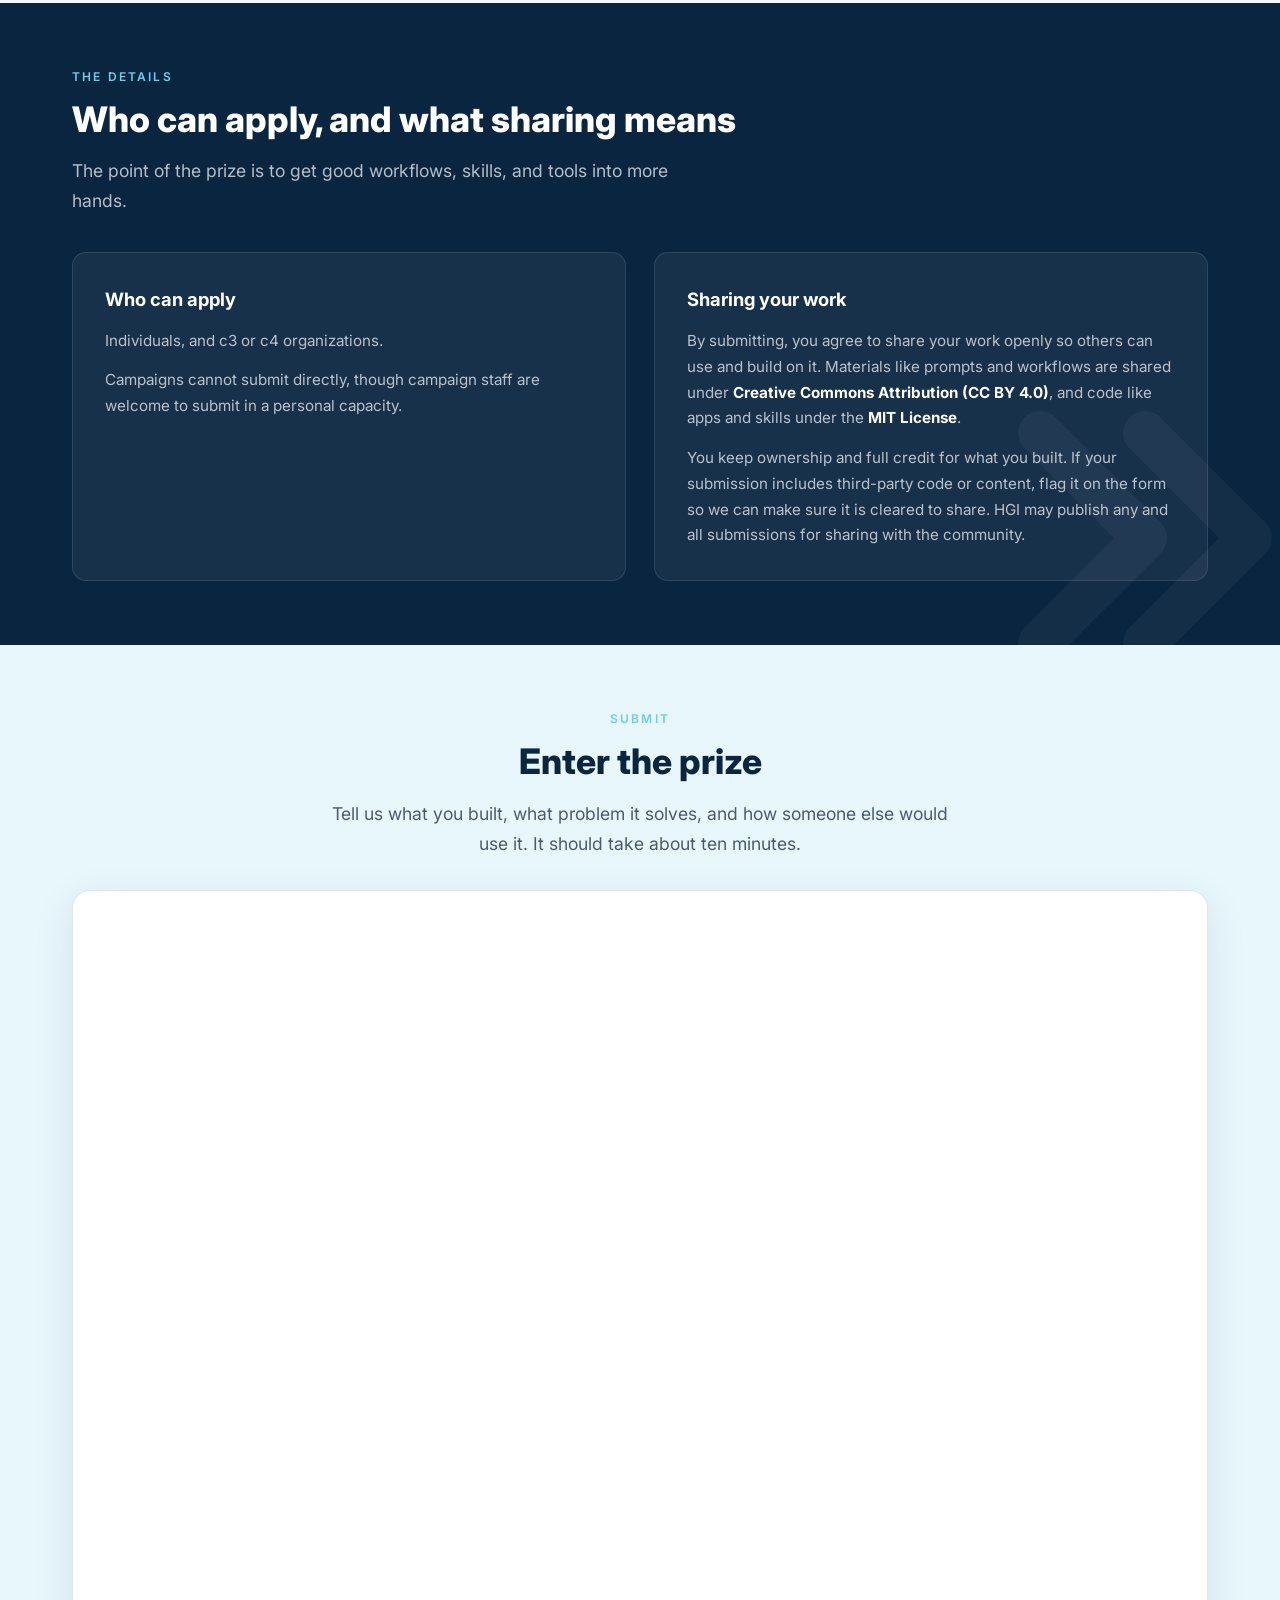
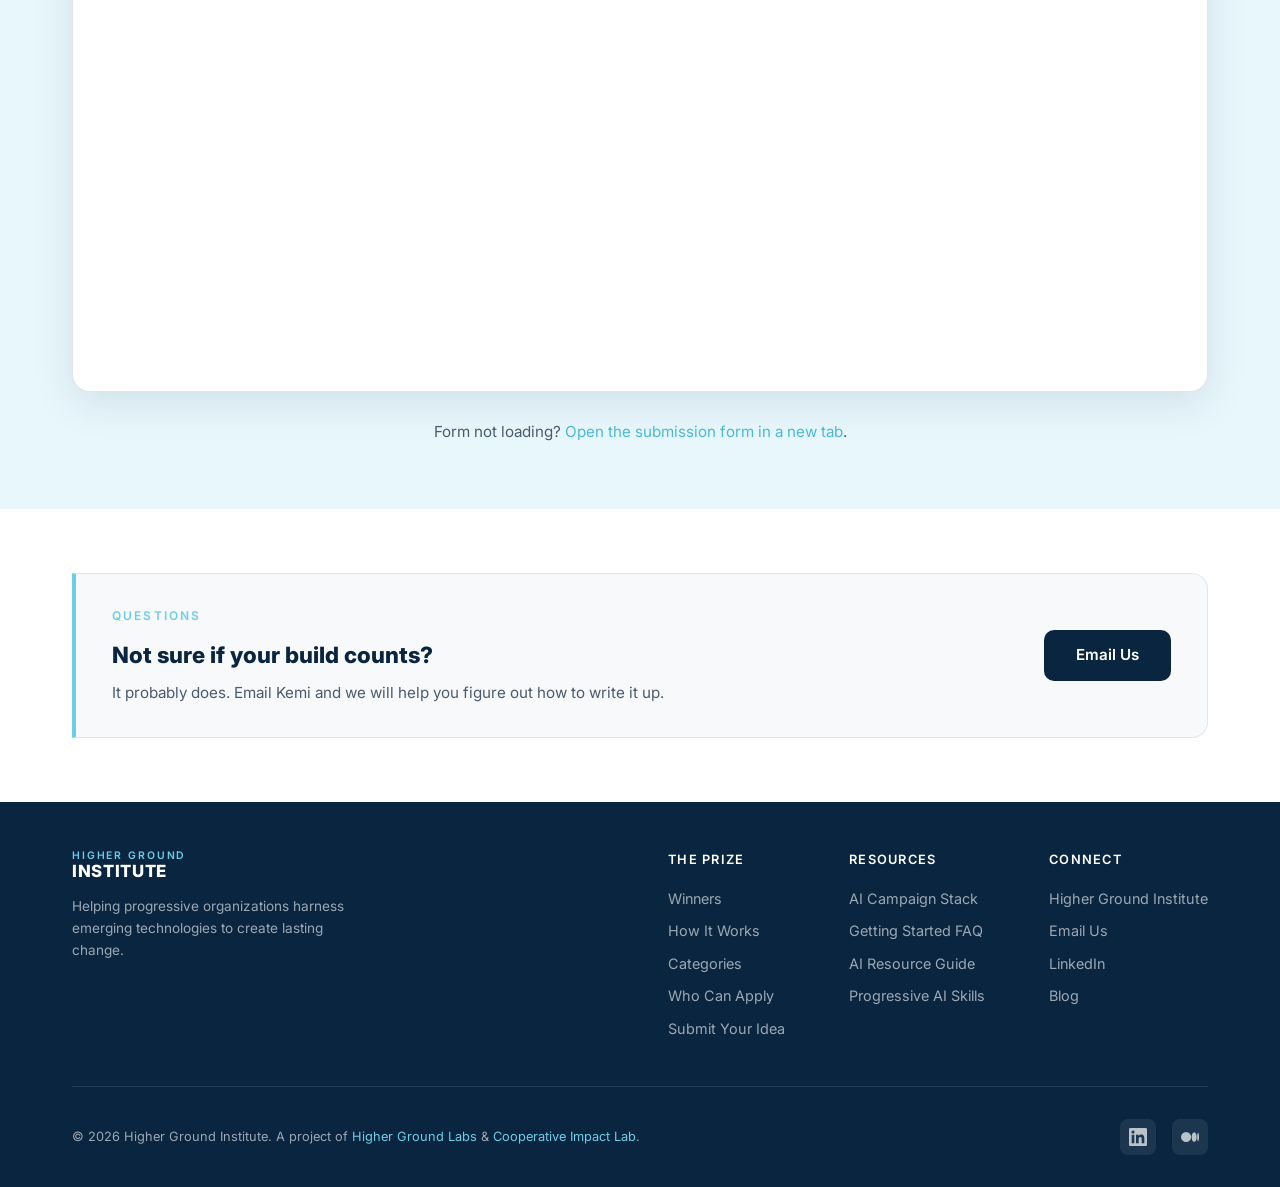
<file: aiorganizingprize/index.html>
<!DOCTYPE html>
<html lang="en">
<head>
<!-- Google Tag Manager -->
<script>(function(w,d,s,l,i){w[l]=w[l]||[];w[l].push({'gtm.start':
new Date().getTime(),event:'gtm.js'});var f=d.getElementsByTagName(s)[0],
j=d.createElement(s),dl=l!='dataLayer'?'&l='+l:'';j.async=true;j.src=
'https://www.googletagmanager.com/gtm.js?id='+i+dl;f.parentNode.insertBefore(j,f);
})(window,document,'script','dataLayer','GTM-KJ48VZZ5');</script>
<!-- End Google Tag Manager -->

  <meta charset="UTF-8">
  <meta name="viewport" content="width=device-width, initial-scale=1.0">
  <title>AI for Organizing Prize | Higher Ground Institute</title>
  <meta name="description" content="There are great ways that people are leveraging AI for organizing in progressive organizations and campaigns right now, and most of it stays within teams. The Higher Ground Institute AI for Organizing Prize collects the prompts, skills, apps, and workflows organizers are building so more people can use them. Prizes of $200 to $500, rolling review, submissions close November 30.">
  <link rel="canonical" href="https://higherground.institute/aiorganizingprize/">
  <link rel="icon" type="image/svg+xml" href="../favicon.svg">

  <!-- Open Graph -->
  <meta property="og:site_name" content="Higher Ground Institute">
  <meta property="og:title" content="AI for Organizing Prize">
  <meta property="og:description" content="We believe organizing is a team sport, so help us share what&#39;s working. Send us the prompts, skills, apps, and workflows you built with AI. Prizes of $200 to $500, rolling review.">
  <meta property="og:type" content="website">
  <meta property="og:url" content="https://higherground.institute/aiorganizingprize/">
  <meta property="og:image" content="https://higherground.institute/aiorganizingprize/og-image.png">
  <meta property="og:image:secure_url" content="https://higherground.institute/aiorganizingprize/og-image.png">
  <meta property="og:image:type" content="image/png">
  <meta property="og:image:width" content="1200">
  <meta property="og:image:height" content="630">
  <meta property="og:image:alt" content="AI for Organizing Prize, a Higher Ground Institute program. We believe organizing is a team sport, so help us share what&#39;s working. Prizes of $200 to $500. Categories: GEO, Volunteer Engagement, GOTV, Comms, Fundraising.">
  <meta property="og:locale" content="en_US">

  <!-- Twitter / X -->
  <meta name="twitter:card" content="summary_large_image">
  <meta name="twitter:title" content="AI for Organizing Prize">
  <meta name="twitter:description" content="We believe organizing is a team sport, so help us share what&#39;s working. Send us the prompts, skills, apps, and workflows you built with AI. Prizes of $200 to $500, rolling review.">
  <meta name="twitter:image" content="https://higherground.institute/aiorganizingprize/og-image.png">
  <meta name="twitter:image:alt" content="AI for Organizing Prize, a Higher Ground Institute program.">

  <link rel="preconnect" href="https://fonts.googleapis.com">
  <link rel="preconnect" href="https://fonts.gstatic.com" crossorigin>
  <link href="https://fonts.googleapis.com/css2?family=Inter:wght@400;500;600;700;800&display=swap" rel="stylesheet">

  <script type="application/ld+json">
  {
    "@context": "https://schema.org",
    "@type": "WebPage",
    "name": "AI for Organizing Prize",
    "url": "https://higherground.institute/aiorganizingprize/",
    "description": "A Higher Ground Institute prize competition collecting the prompts, skills, apps, and workflows progressive organizers are building with AI, so teams can learn from each other and reuse what works instead of rebuilding it.",
    "isPartOf": {
      "@type": "WebSite",
      "name": "Higher Ground Institute",
      "url": "https://higherground.institute"
    },
    "about": {
      "@type": "Event",
      "name": "AI for Organizing Showcase",
      "startDate": "2026-12-15",
      "url": "https://us06web.zoom.us/webinar/register/1017950228142/WN_1AnpWT1xQpmca0B-06EJOw",
      "eventAttendanceMode": "https://schema.org/OnlineEventAttendanceMode",
      "eventStatus": "https://schema.org/EventScheduled",
      "description": "Selected AI for Organizing Prize winners present their work.",
      "organizer": {
        "@type": "Organization",
        "name": "Higher Ground Institute",
        "url": "https://higherground.institute"
      }
    },
    "mainEntity": {
      "@type": "FAQPage",
      "mainEntity": [
        {
          "@type": "Question",
          "name": "Who can apply to the AI for Organizing Prize?",
          "acceptedAnswer": {
            "@type": "Answer",
            "text": "Individuals, and c3 or c4 organizations. Campaigns cannot submit directly, though campaign staff are welcome to submit in a personal capacity."
          }
        },
        {
          "@type": "Question",
          "name": "What can I submit to the AI for Organizing Prize?",
          "acceptedAnswer": {
            "@type": "Answer",
            "text": "Prompts, skills, apps, or workflows you have built with AI, found useful, and think should be shared with the larger progressive ecosystem. Categories are GEO (generative engine optimization), Volunteer Engagement, GOTV, Comms, Fundraising, and Other."
          }
        },
        {
          "@type": "Question",
          "name": "When are AI for Organizing Prize winners announced?",
          "acceptedAnswer": {
            "@type": "Answer",
            "text": "Submissions close on November 30, 2026, and are reviewed on a rolling basis, with winners announced as they are selected. Selected winners are invited to present their work at the AI for Organizing Showcase on December 15, 2026. Submissions that arrive after the close date are still read and shared with the field."
          }
        },
        {
          "@type": "Question",
          "name": "What license applies to prize submissions?",
          "acceptedAnswer": {
            "@type": "Answer",
            "text": "By submitting, you agree to share your work openly so others can use and build on it. Materials like prompts and workflows are shared under Creative Commons Attribution (CC BY 4.0), and code like apps and skills under the MIT License. You keep ownership and full credit for what you built."
          }
        }
      ]
    }
  }
  </script>

  <style>
    :root {
      --navy: #0A2540;
      --navy-light: #0F3557;
      --sky: #6ECDE8;
      --sky-dark: #4BB8D4;
      --ice: #E8F7FC;
      --white: #FFFFFF;
      --offwhite: #F7F9FB;
      --gray-200: #E2E6EB;
      --text: #1A2B3D;
      --text-light: #4A5B6E;
      --max-width: 1200px;
    }

    * { margin: 0; padding: 0; box-sizing: border-box; }
    html { scroll-behavior: smooth; }

    body {
      font-family: 'Inter', -apple-system, BlinkMacSystemFont, sans-serif;
      color: var(--text);
      background: var(--white);
      line-height: 1.6;
      -webkit-font-smoothing: antialiased;
    }

    a { color: var(--sky-dark); text-decoration: none; transition: color 0.2s; }
    a:hover { color: var(--navy); }
    img { max-width: 100%; height: auto; }

    .container { max-width: var(--max-width); margin: 0 auto; padding: 0 2rem; }

    /* ---- NAV ---- */
    nav {
      position: fixed; top: 0; left: 0; right: 0; z-index: 100;
      background: rgba(255,255,255,0.95);
      backdrop-filter: blur(12px);
      border-bottom: 1px solid var(--gray-200);
      transition: box-shadow 0.3s;
    }
    nav.scrolled { box-shadow: 0 2px 20px rgba(10,37,64,0.08); }
    .nav-inner {
      max-width: var(--max-width); margin: 0 auto; padding: 0 2rem;
      display: flex; align-items: center; justify-content: space-between; height: 72px;
    }
    .nav-logo { display: flex; flex-direction: column; line-height: 1.1; }
    .nav-logo-top {
      font-size: 0.65rem; font-weight: 600; letter-spacing: 0.18em;
      text-transform: uppercase; color: var(--sky);
    }
    .nav-logo-bottom {
      font-size: 1.05rem; font-weight: 800; letter-spacing: 0.04em;
      text-transform: uppercase; color: var(--navy);
    }
    .nav-links { display: flex; gap: 2rem; align-items: center; }
    .nav-links a { font-size: 0.9rem; font-weight: 500; color: var(--text-light); }
    .nav-links a:hover { color: var(--navy); }
    .nav-cta {
      background: var(--navy) !important; color: var(--white) !important;
      padding: 0.6rem 1.4rem; border-radius: 8px;
      font-weight: 600 !important; font-size: 0.85rem !important;
      transition: background 0.2s !important;
    }
    .nav-cta:hover { background: var(--navy-light) !important; }
    .mobile-toggle { display: none; background: none; border: none; cursor: pointer; padding: 0.5rem; }
    .mobile-toggle span {
      display: block; width: 24px; height: 2px;
      background: var(--navy); margin: 5px 0; transition: 0.3s;
    }

    /* ---- HERO ---- */
    .hero { padding: 7.5rem 0 3.5rem; background: var(--offwhite); position: relative; overflow: hidden; }
    .hero-content { max-width: 760px; position: relative; z-index: 2; }
    .hero-label {
      font-size: 0.8rem; font-weight: 600; letter-spacing: 0.15em;
      text-transform: uppercase; color: var(--sky); margin-bottom: 0.75rem;
    }
    .hero h1 {
      font-size: 3.2rem; font-weight: 800; line-height: 1.15;
      color: var(--navy); margin-bottom: 1rem;
    }
    .hero p {
      font-size: 1.2rem; color: var(--text-light);
      max-width: 620px; line-height: 1.7; margin-bottom: 1.5rem;
    }
    .hero-announce {
      display: inline-flex; align-items: center; gap: 0.75rem;
      background: var(--navy); color: var(--white);
      border-radius: 999px; padding: 0.55rem 1.4rem 0.55rem 0.6rem;
      font-size: 0.95rem; font-weight: 600; margin-bottom: 1.25rem;
      transition: background 0.2s;
    }
    .hero-announce:hover { background: var(--navy-light); color: var(--white); }
    .hero-announce-tag {
      background: var(--sky); color: var(--navy);
      font-size: 0.7rem; font-weight: 800; letter-spacing: 0.08em;
      text-transform: uppercase; padding: 0.25rem 0.7rem; border-radius: 999px;
    }
    .hero-announce-arrow { font-weight: 700; color: var(--sky); }
    .hero-badges { display: flex; flex-wrap: wrap; gap: 0.75rem; margin: -0.5rem 0 1.5rem; }
    .hero-badge {
      background: var(--ice); border: 1px solid rgba(110,205,232,0.45);
      color: var(--text-light); border-radius: 999px;
      padding: 0.5rem 1.1rem; font-size: 0.9rem; font-weight: 500;
    }
    .hero-badge strong { color: var(--navy); font-weight: 700; }
    .hero-actions { display: flex; gap: 1rem; flex-wrap: wrap; }
    .hero-alt { font-size: 0.9rem; color: var(--text-light); margin-top: 1.1rem; }
    .btn {
      display: inline-flex; align-items: center; gap: 0.5rem;
      padding: 0.85rem 2rem; border-radius: 10px;
      font-size: 0.95rem; font-weight: 600; cursor: pointer;
      border: none; transition: all 0.2s;
    }
    .btn-primary { background: var(--navy); color: var(--white); }
    .btn-primary:hover { background: var(--navy-light); color: var(--white); }
    .btn-outline { background: transparent; color: var(--navy); border: 2px solid var(--gray-200); }
    .btn-outline:hover { border-color: var(--navy); color: var(--navy); }
    .hero-chevrons {
      position: absolute; right: -60px; top: 50%;
      transform: translateY(-50%); opacity: 0.07; z-index: 1;
    }
    .hero-chevrons svg { width: 500px; height: 400px; }

    /* ---- SECTION SHARED ---- */
    section { padding: 4rem 0; }
    .section-label {
      font-size: 0.75rem; font-weight: 600; letter-spacing: 0.18em;
      text-transform: uppercase; color: var(--sky); margin-bottom: 0.75rem;
    }
    .section-title {
      font-size: 2.2rem; font-weight: 800; color: var(--navy);
      margin-bottom: 1rem; line-height: 1.2;
    }
    .section-subtitle {
      font-size: 1.1rem; color: var(--text-light);
      max-width: 640px; line-height: 1.7;
    }
    .section-header { margin-bottom: 2.25rem; }

    /* ---- KEY DATES ---- */
    .dates { background: var(--white); }
    .dates-grid { display: grid; grid-template-columns: repeat(3, 1fr); gap: 1.75rem; }
    .date-card {
      background: var(--offwhite); border: 1px solid var(--gray-200);
      border-radius: 16px; padding: 1.75rem; transition: all 0.3s;
    }
    .date-card:hover { border-color: var(--sky); box-shadow: 0 8px 30px rgba(110,205,232,0.12); }
    .date-tag {
      display: inline-block; font-size: 0.7rem; font-weight: 700;
      letter-spacing: 0.08em; text-transform: uppercase;
      background: var(--ice); color: var(--sky-dark);
      padding: 0.3rem 0.75rem; border-radius: 6px; margin-bottom: 1rem;
    }
    .date-card h3 { font-size: 1.5rem; font-weight: 800; color: var(--navy); margin-bottom: 0.5rem; }
    .date-card p { font-size: 0.95rem; color: var(--text-light); line-height: 1.65; }

    /* ---- WINNERS ---- */
    .winners { background: var(--white); }
    .winners-grid { display: grid; grid-template-columns: repeat(2, 1fr); gap: 1.75rem; }
    .winner-card {
      background: var(--offwhite); border: 1px solid var(--gray-200);
      border-top: 4px solid var(--sky); border-radius: 16px;
      padding: 1.6rem 1.75rem; display: flex; flex-direction: column;
      transition: all 0.3s;
    }
    .winner-card:hover { border-color: var(--sky); box-shadow: 0 8px 30px rgba(110,205,232,0.12); }
    .winner-track {
      display: inline-block; align-self: flex-start;
      font-size: 0.7rem; font-weight: 700; letter-spacing: 0.08em;
      text-transform: uppercase; background: var(--ice); color: var(--sky-dark);
      padding: 0.3rem 0.75rem; border-radius: 6px; margin-bottom: 1rem;
    }
    .winner-card h3 { font-size: 1.25rem; font-weight: 800; color: var(--navy); line-height: 1.3; margin-bottom: 0.35rem; }
    .winner-by { font-size: 0.9rem; font-weight: 600; color: var(--sky-dark); margin-bottom: 0.9rem; }
    .winner-by a { color: var(--sky-dark); border-bottom: 1px solid transparent; }
    .winner-by a:hover { color: var(--navy); border-bottom-color: var(--sky); }
    .winner-li-icon {
      width: 0.95em; height: 0.95em; fill: currentColor;
      vertical-align: -0.14em; margin-left: 0.3rem;
    }
    .sr-only {
      position: absolute; width: 1px; height: 1px; padding: 0; margin: -1px;
      overflow: hidden; clip: rect(0,0,0,0); white-space: nowrap; border: 0;
    }
    .winner-card p { font-size: 0.95rem; color: var(--text-light); line-height: 1.65; margin-bottom: 1rem; }
    .winner-link {
      margin-top: auto; align-self: flex-start;
      font-size: 0.9rem; font-weight: 600; color: var(--navy);
      border-bottom: 2px solid var(--sky); padding-bottom: 2px;
    }
    .winner-link:hover { color: var(--sky-dark); border-color: var(--sky-dark); }
    .winners-note { margin-top: 1.75rem; font-size: 0.95rem; color: var(--text-light); }

    /* ---- LOOKING FOR ---- */
    .looking { background: var(--offwhite); }
    .looking-inner { display: grid; grid-template-columns: 1.1fr 1fr; gap: 3rem; align-items: start; }
    .looking-list { list-style: none; margin-top: 1.25rem; }
    .looking-list li {
      display: flex; gap: 0.85rem; align-items: flex-start;
      padding: 0.7rem 0; border-bottom: 1px solid var(--gray-200);
      font-size: 1rem; color: var(--text-light);
    }
    .looking-list li:last-child { border-bottom: none; }
    .looking-list strong { color: var(--navy); }
    .looking-list .check { color: var(--sky-dark); font-weight: 800; flex-shrink: 0; }
    .tracks-panel {
      background: var(--white); border: 1px solid var(--gray-200);
      border-radius: 18px; padding: 2rem;
      box-shadow: 0 12px 40px rgba(10,37,64,0.06);
    }
    .tracks-label {
      font-size: 0.7rem; font-weight: 700; letter-spacing: 0.1em;
      text-transform: uppercase; color: var(--sky-dark); margin-bottom: 1.25rem;
    }
    .track-chips { display: flex; flex-wrap: wrap; gap: 0.6rem; }
    .track-chip {
      background: var(--ice); color: var(--navy);
      border: 1px solid rgba(110,205,232,0.4);
      padding: 0.55rem 1.1rem; border-radius: 999px;
      font-size: 0.9rem; font-weight: 600;
    }
    .tracks-note { margin-top: 1.5rem; font-size: 0.85rem; color: var(--text-light); line-height: 1.6; }

    /* ---- TERMS (dark) ---- */
    .terms { background: var(--navy); color: var(--white); position: relative; overflow: hidden; }
    .terms .section-label { color: var(--sky); }
    .terms .section-title { color: var(--white); }
    .terms .section-subtitle { color: rgba(255,255,255,0.7); }
    .terms-grid { display: grid; grid-template-columns: repeat(2, 1fr); gap: 1.75rem; }
    .terms-card {
      background: rgba(255,255,255,0.06); border: 1px solid rgba(255,255,255,0.1);
      border-radius: 14px; padding: 2rem; transition: all 0.3s;
    }
    .terms-card:hover { background: rgba(255,255,255,0.1); border-color: var(--sky); }
    .terms-card h3 { font-size: 1.15rem; font-weight: 700; color: var(--white); margin-bottom: 0.85rem; }
    .terms-card p { font-size: 0.95rem; color: rgba(255,255,255,0.7); line-height: 1.7; margin-bottom: 0.85rem; }
    .terms-card p:last-child { margin-bottom: 0; }
    .terms-card strong { color: var(--white); }
    .terms-chevrons { position: absolute; right: -40px; bottom: -40px; opacity: 0.04; }
    .terms-chevrons svg { width: 350px; height: 280px; }

    /* ---- FORM ---- */
    .submit-section { background: var(--ice); }
    .submit-header { text-align: center; max-width: 640px; margin: 0 auto 2rem; }
    .submit-header .section-subtitle { margin: 0 auto; }
    .form-frame {
      background: var(--white); border: 1px solid var(--gray-200);
      border-radius: 18px; overflow: hidden;
      box-shadow: 0 12px 40px rgba(10,37,64,0.1);
    }
    .airtable-embed { display: block; width: 100%; height: 1100px; border: none; background: transparent; }
    .form-fallback { text-align: center; margin-top: 1.75rem; font-size: 0.95rem; color: var(--text-light); }

    /* ---- QUESTIONS ---- */
    .questions { background: var(--white); }
    .questions-card {
      background: var(--offwhite); border: 1px solid var(--gray-200);
      border-left: 4px solid var(--sky); border-radius: 0 16px 16px 0;
      padding: 2rem 2.25rem;
      display: flex; align-items: center; justify-content: space-between;
      flex-wrap: wrap; gap: 1.5rem;
    }
    .questions-card h3 { font-size: 1.4rem; font-weight: 800; color: var(--navy); margin-bottom: 0.5rem; }
    .questions-card p { font-size: 0.95rem; color: var(--text-light); max-width: 560px; }

    /* ---- FOOTER ---- */
    footer { background: var(--navy); color: rgba(255,255,255,0.6); padding: 3rem 0 2rem; }
    .footer-top {
      display: flex; justify-content: space-between; align-items: flex-start;
      flex-wrap: wrap; gap: 2.5rem; padding-bottom: 2.25rem;
      border-bottom: 1px solid rgba(255,255,255,0.1);
    }
    .footer-brand .nav-logo-top { color: var(--sky); }
    .footer-brand .nav-logo-bottom { color: var(--white); }
    .footer-brand p { margin-top: 1rem; font-size: 0.85rem; max-width: 280px; line-height: 1.6; }
    .footer-links { display: flex; gap: 4rem; }
    .footer-col h4 {
      font-size: 0.8rem; font-weight: 600; letter-spacing: 0.1em;
      text-transform: uppercase; color: var(--white); margin-bottom: 1rem;
    }
    .footer-col a { display: block; font-size: 0.9rem; color: rgba(255,255,255,0.6); margin-bottom: 0.6rem; }
    .footer-col a:hover { color: var(--sky); }
    .footer-bottom {
      padding-top: 2rem; display: flex; justify-content: space-between;
      align-items: center; flex-wrap: wrap; gap: 1rem; font-size: 0.8rem;
    }
    .footer-social { display: flex; gap: 1rem; }
    .footer-social a {
      display: flex; align-items: center; justify-content: center;
      width: 36px; height: 36px; border-radius: 8px;
      background: rgba(255,255,255,0.08); transition: background 0.2s;
    }
    .footer-social a:hover { background: rgba(255,255,255,0.15); }
    .footer-social svg { width: 18px; height: 18px; fill: rgba(255,255,255,0.7); }

    /* ---- RESPONSIVE ---- */
    @media (max-width: 900px) {
      .dates-grid { grid-template-columns: 1fr; }
      .winners-grid { grid-template-columns: 1fr; }
      .looking-inner { grid-template-columns: 1fr; gap: 2.5rem; }
      .terms-grid { grid-template-columns: 1fr; }
      .hero h1 { font-size: 2.4rem; }
      .section-title { font-size: 1.8rem; }
      .footer-top { flex-direction: column; }
      .footer-links { gap: 2rem; }
      .airtable-embed { height: 1400px; }
      /* collapse the nav to the menu button before the links wrap */
      .nav-links { display: none; }
      .nav-links.open {
        display: flex; flex-direction: column; position: absolute;
        top: 72px; left: 0; right: 0; background: var(--white);
        border-bottom: 1px solid var(--gray-200); padding: 1.5rem 2rem;
        gap: 1rem; box-shadow: 0 8px 30px rgba(0,0,0,0.08);
      }
      .mobile-toggle { display: block; }
    }

    @media (max-width: 640px) {
      .nav-links { display: none; }
      .nav-links.open {
        display: flex; flex-direction: column; position: absolute;
        top: 72px; left: 0; right: 0; background: var(--white);
        border-bottom: 1px solid var(--gray-200); padding: 1.5rem 2rem;
        gap: 1rem; box-shadow: 0 8px 30px rgba(0,0,0,0.08);
      }
      .mobile-toggle { display: block; }
      .hero { padding: 6.5rem 0 2.5rem; }
      .hero h1 { font-size: 2rem; }
      .hero p { font-size: 1.05rem; }
      .hero-announce { font-size: 0.85rem; padding: 0.5rem 1.1rem 0.5rem 0.5rem; gap: 0.5rem; }
      section { padding: 3rem 0; }
      .container { padding: 0 1.25rem; }
      .hero-actions { flex-direction: column; }
      .btn { width: 100%; justify-content: center; }
      .questions-card { padding: 2rem 1.5rem; }
      .airtable-embed { height: 1600px; }
    }
  </style>
</head>
<body>
<!-- Google Tag Manager (noscript) -->
<noscript><iframe src="https://www.googletagmanager.com/ns.html?id=GTM-KJ48VZZ5"
height="0" width="0" style="display:none;visibility:hidden"></iframe></noscript>
<!-- End Google Tag Manager (noscript) -->


<!-- NAV -->
<nav id="nav">
  <div class="nav-inner">
    <a href="https://higherground.institute" class="nav-logo">
      <span class="nav-logo-top">Higher Ground</span>
      <span class="nav-logo-bottom">Institute</span>
    </a>
    <div class="nav-links" id="navLinks">
      <a href="#winners">Winners</a>
      <a href="#how-it-works">How It Works</a>
      <a href="#tracks">Categories</a>
      <a href="#terms">Who Can Apply</a>
      <a href="https://higherground.institute">Higher Ground Institute</a>
      <a href="https://airtable.com/appO3tRO9vo1nMX76/pag2fvfiLivj24OA7/form" target="_blank" rel="noopener" class="nav-cta">Submit Your Idea</a>
    </div>
    <button class="mobile-toggle" onclick="document.getElementById('navLinks').classList.toggle('open')" aria-label="Toggle menu">
      <span></span><span></span><span></span>
    </button>
  </div>
</nav>

<!-- HERO -->
<section class="hero">
  <div class="container">
    <div class="hero-content">
      <a href="#winners" class="hero-announce">
        <span class="hero-announce-tag">Deadline</span>
        <span>Submissions close November 30. Send us what you built.</span>
        <span class="hero-announce-arrow">&rarr;</span>
      </a>
      <div class="hero-label">Higher Ground Institute</div>
      <h1>The AI for Organizing Prize</h1>
      <p>There are great ways that people are leveraging AI for organizing in progressive organizations and campaigns right now, and most of it stays within teams. We believe that organizing is a team sport and we learn fastest from each other, so tell us what you made and we will help get it into more hands.</p>
      <div class="hero-badges">
        <span class="hero-badge"><strong>$200 to $500</strong> prizes for the best submissions</span>
        <span class="hero-badge"><strong>Rolling review</strong> submit anytime</span>
        <span class="hero-badge"><strong>Closes November 30</strong> showcase December 15</span>
      </div>
      <div class="hero-actions">
        <a href="https://airtable.com/appO3tRO9vo1nMX76/pag2fvfiLivj24OA7/form" target="_blank" rel="noopener" class="btn btn-primary">Submit Your Idea</a>
        <a href="#winners" class="btn btn-outline">See the Winners</a>
      </div>
      <p class="hero-alt">Opens the submission form in a new tab, or <a href="#submit">fill it out on this page</a>.</p>
    </div>
  </div>
  <div class="hero-chevrons">
    <svg viewBox="0 0 400 320" fill="none" xmlns="http://www.w3.org/2000/svg">
      <path d="M80 40L200 160L80 280" stroke="#0A2540" stroke-width="50" stroke-linecap="round" stroke-linejoin="round"/>
      <path d="M200 40L320 160L200 280" stroke="#0A2540" stroke-width="50" stroke-linecap="round" stroke-linejoin="round"/>
    </svg>
  </div>
</section>

<!-- WINNERS -->
<section class="winners" id="winners">
  <div class="container">
    <div class="section-header">
      <div class="section-label">Winners</div>
      <h2 class="section-title">Meet the first AI for Organizing Prize winners</h2>
      <p class="section-subtitle">Five builds from across the ecosystem, each solving a problem the person who built it actually had. Take them, use them, make them yours.</p>
    </div>
    <div class="winners-grid">

      <div class="winner-card">
        <span class="winner-track">Other</span>
        <h3>Backup-first guardrails for Claude Code</h3>
        <div class="winner-by"><a href="https://www.linkedin.com/in/jordankrueger/" target="_blank" rel="noopener">Jordan Krueger<svg class="winner-li-icon" viewBox="0 0 24 24" aria-hidden="true" focusable="false"><path d="M20.447 20.452h-3.554v-5.569c0-1.328-.027-3.037-1.852-3.037-1.853 0-2.136 1.445-2.136 2.939v5.667H9.351V9h3.414v1.561h.046c.477-.9 1.637-1.85 3.37-1.85 3.601 0 4.267 2.37 4.267 5.455v6.286zM5.337 7.433a2.062 2.062 0 0 1-2.063-2.065 2.064 2.064 0 1 1 2.063 2.065zm1.782 13.019H3.555V9h3.564v11.452zM22.225 0H1.771C.792 0 0 .774 0 1.729v20.542C0 23.227.792 24 1.771 24h20.451C23.2 24 24 23.227 24 22.271V1.729C24 .774 23.2 0 22.222 0h.003z"/></svg><span class="sr-only">on LinkedIn</span></a>, CampaignHelp</div>
        <p>A safety kit for organizers building their own tools with Claude Code: house rules for the agent, example settings, and a backup checklist so a mistake is something you can undo. Written for people who are not security engineers.</p>
        <a class="winner-link" href="https://github.com/jordankrueger/backup-first-ai" target="_blank" rel="noopener">See the kit &rarr;</a>
      </div>

      <div class="winner-card">
        <span class="winner-track">Comms</span>
        <h3>Comms responder library and assistant</h3>
        <div class="winner-by"><a href="https://www.linkedin.com/in/lincolnquirk/" target="_blank" rel="noopener">Lincoln Quirk<svg class="winner-li-icon" viewBox="0 0 24 24" aria-hidden="true" focusable="false"><path d="M20.447 20.452h-3.554v-5.569c0-1.328-.027-3.037-1.852-3.037-1.853 0-2.136 1.445-2.136 2.939v5.667H9.351V9h3.414v1.561h.046c.477-.9 1.637-1.85 3.37-1.85 3.601 0 4.267 2.37 4.267 5.455v6.286zM5.337 7.433a2.062 2.062 0 0 1-2.063-2.065 2.064 2.064 0 1 1 2.063 2.065zm1.782 13.019H3.555V9h3.564v11.452zM22.225 0H1.771C.792 0 0 .774 0 1.729v20.542C0 23.227.792 24 1.771 24h20.451C23.2 24 24 23.227 24 22.271V1.729C24 .774 23.2 0 22.222 0h.003z"/></svg><span class="sr-only">on LinkedIn</span></a></div>
        <p>Turns a campaign's already-approved answers, from forums, debates, questionnaires and past replies, into a searchable library, plus prompts for a draft-edit-approve flow so staff can answer inbound questions in the candidate's voice without going off script.</p>
        <a class="winner-link" href="https://github.com/lincolnq/comms-responder-library" target="_blank" rel="noopener">See the prompts &rarr;</a>
      </div>

      <div class="winner-card">
        <span class="winner-track">Volunteer Engagement</span>
        <h3>THE INVITATION: A campaign caper for the campaign-curious</h3>
        <div class="winner-by"><a href="https://www.linkedin.com/in/karenjackie/" target="_blank" rel="noopener">Karen Jackie<svg class="winner-li-icon" viewBox="0 0 24 24" aria-hidden="true" focusable="false"><path d="M20.447 20.452h-3.554v-5.569c0-1.328-.027-3.037-1.852-3.037-1.853 0-2.136 1.445-2.136 2.939v5.667H9.351V9h3.414v1.561h.046c.477-.9 1.637-1.85 3.37-1.85 3.601 0 4.267 2.37 4.267 5.455v6.286zM5.337 7.433a2.062 2.062 0 0 1-2.063-2.065 2.064 2.064 0 1 1 2.063 2.065zm1.782 13.019H3.555V9h3.564v11.452zM22.225 0H1.771C.792 0 0 .774 0 1.729v20.542C0 23.227.792 24 1.771 24h20.451C23.2 24 24 23.227 24 22.271V1.729C24 .774 23.2 0 22.222 0h.003z"/></svg><span class="sr-only">on LinkedIn</span></a>, tinker.media</div>
        <p>A short browser game that walks someone through their first campaign, from first shift to Election Night, with an AI mentor that explains the jargon along the way. Built for people who are curious about volunteering and a little intimidated by it. No login, just play it.</p>
        <a class="winner-link" href="https://first-shift.kj-unltd.chatgpt.site/" target="_blank" rel="noopener">Play it &rarr;</a>
      </div>

      <div class="winner-card">
        <span class="winner-track">Other</span>
        <h3>Reading New York's Highest Court</h3>
        <div class="winner-by"><a href="https://www.linkedin.com/in/oded-oren-21075533/" target="_blank" rel="noopener">Oded Oren<svg class="winner-li-icon" viewBox="0 0 24 24" aria-hidden="true" focusable="false"><path d="M20.447 20.452h-3.554v-5.569c0-1.328-.027-3.037-1.852-3.037-1.853 0-2.136 1.445-2.136 2.939v5.667H9.351V9h3.414v1.561h.046c.477-.9 1.637-1.85 3.37-1.85 3.601 0 4.267 2.37 4.267 5.455v6.286zM5.337 7.433a2.062 2.062 0 0 1-2.063-2.065 2.064 2.064 0 1 1 2.063 2.065zm1.782 13.019H3.555V9h3.564v11.452zM22.225 0H1.771C.792 0 0 .774 0 1.729v20.542C0 23.227.792 24 1.771 24h20.451C23.2 24 24 23.227 24 22.271V1.729C24 .774 23.2 0 22.222 0h.003z"/></svg><span class="sr-only">on LinkedIn</span></a>, Scrutinize</div>
        <p>An AI pipeline that reads roughly 1,700 New York Court of Appeals decisions and turns them into a plain-English, judge-by-judge record that voters, advocates and reporters can actually use. Every result has to survive repeated runs, quoted sourcing and an audit pass, or it gets published as "unable to determine" instead of a guess.</p>
        <a class="winner-link" href="https://www.scrutinize.org" target="_blank" rel="noopener">See the platform &rarr;</a>
      </div>

      <div class="winner-card">
        <span class="winner-track">Fundraising</span>
        <h3>FEC giving breakdown</h3>
        <div class="winner-by"><a href="https://www.linkedin.com/in/lara-teich/" target="_blank" rel="noopener">Lara Teich<svg class="winner-li-icon" viewBox="0 0 24 24" aria-hidden="true" focusable="false"><path d="M20.447 20.452h-3.554v-5.569c0-1.328-.027-3.037-1.852-3.037-1.853 0-2.136 1.445-2.136 2.939v5.667H9.351V9h3.414v1.561h.046c.477-.9 1.637-1.85 3.37-1.85 3.601 0 4.267 2.37 4.267 5.455v6.286zM5.337 7.433a2.062 2.062 0 0 1-2.063-2.065 2.064 2.064 0 1 1 2.063 2.065zm1.782 13.019H3.555V9h3.564v11.452zM22.225 0H1.771C.792 0 0 .774 0 1.729v20.542C0 23.227.792 24 1.771 24h20.451C23.2 24 24 23.227 24 22.271V1.729C24 .774 23.2 0 22.222 0h.003z"/></svg><span class="sr-only">on LinkedIn</span></a>, States Win</div>
        <p>A Claude skill that takes an FEC contribution export for a prospective donor and summarizes decades of giving into two-year cycles, with a read on how their giving maps to state-level work. Meeting prep in a couple of minutes instead of an afternoon.</p>
      </div>

    </div>
    <p class="winners-note">More winners are being announced as submissions come in, and the form is open through November 30. <a href="#submit">Send us what you built.</a></p>
  </div>
</section>

<!-- HOW IT WORKS / KEY DATES -->
<section class="dates" id="how-it-works">
  <div class="container">
    <div class="section-header">
      <div class="section-label">How It Works</div>
      <h2 class="section-title">Submit anytime. Reviewed on a rolling basis.</h2>
      <p class="section-subtitle">Submissions close November 30. We keep reading and sharing what comes in after that too, so a late entry is still worth sending.</p>
    </div>
    <div class="dates-grid">
      <div class="date-card">
        <div class="date-tag">Deadline</div>
        <h3>November 30</h3>
        <p>Last day to submit for the prize. <a href="#submit">Get your entry in.</a></p>
      </div>
      <div class="date-card">
        <div class="date-tag">Rolling</div>
        <h3>Winners announced</h3>
        <p>We review as submissions arrive and announce winners as they are selected. <a href="#winners">See who has won so far.</a></p>
      </div>
      <div class="date-card">
        <div class="date-tag">December 15</div>
        <h3>Showcase</h3>
        <p>Selected winners present their work at the AI for Organizing Showcase. <a href="https://us06web.zoom.us/webinar/register/1017950228142/WN_1AnpWT1xQpmca0B-06EJOw" target="_blank" rel="noopener">Register to attend.</a></p>
      </div>
    </div>
  </div>
</section>

<!-- WHAT WE ARE LOOKING FOR + CATEGORIES -->
<section class="looking" id="tracks">
  <div class="container">
    <div class="looking-inner">
      <div>
        <div class="section-label">What We Are Looking For</div>
        <h2 class="section-title">Things you built, used, and think others should have</h2>
        <p class="section-subtitle">It does not have to be polished. If it saved you time or made your work better, it will probably do the same for someone else.</p>
        <ul class="looking-list">
          <li><span class="check">&#10003;</span><span><strong>Prompts</strong> that reliably do a job you used to do by hand</span></li>
          <li><span class="check">&#10003;</span><span><strong>Skills</strong> you can drop into a tool and reuse</span></li>
          <li><span class="check">&#10003;</span><span><strong>Apps</strong> you built for your team or your program</span></li>
          <li><span class="check">&#10003;</span><span><strong>Workflows</strong> that string tools together to solve a real problem</span></li>
        </ul>
      </div>
      <div class="tracks-panel">
        <div class="tracks-label">Categories</div>
        <div class="track-chips">
          <span class="track-chip">GEO</span>
          <span class="track-chip">Volunteer Engagement</span>
          <span class="track-chip">GOTV</span>
          <span class="track-chip">Comms</span>
          <span class="track-chip">Fundraising</span>
          <span class="track-chip">Other</span>
        </div>
        <p class="tracks-note">GEO is generative engine optimization. If your build does not fit neatly into a category, pick Other and tell us what it does.</p>
      </div>
    </div>
  </div>
</section>

<!-- WHO CAN APPLY + SHARING -->
<section class="terms" id="terms">
  <div class="container">
    <div class="section-header">
      <div class="section-label">The Details</div>
      <h2 class="section-title">Who can apply, and what sharing means</h2>
      <p class="section-subtitle">The point of the prize is to get good workflows, skills, and tools into more hands.</p>
    </div>
    <div class="terms-grid">
      <div class="terms-card">
        <h3>Who can apply</h3>
        <p>Individuals, and c3 or c4 organizations.</p>
        <p>Campaigns cannot submit directly, though campaign staff are welcome to submit in a personal capacity.</p>
      </div>
      <div class="terms-card">
        <h3>Sharing your work</h3>
        <p>By submitting, you agree to share your work openly so others can use and build on it. Materials like prompts and workflows are shared under <strong>Creative Commons Attribution (CC BY 4.0)</strong>, and code like apps and skills under the <strong>MIT License</strong>.</p>
        <p>You keep ownership and full credit for what you built. If your submission includes third-party code or content, flag it on the form so we can make sure it is cleared to share. HGI may publish any and all submissions for sharing with the community.</p>
      </div>
    </div>
  </div>
  <div class="terms-chevrons">
    <svg viewBox="0 0 400 320" fill="none" xmlns="http://www.w3.org/2000/svg">
      <path d="M80 40L200 160L80 280" stroke="#FFFFFF" stroke-width="50" stroke-linecap="round" stroke-linejoin="round"/>
      <path d="M200 40L320 160L200 280" stroke="#FFFFFF" stroke-width="50" stroke-linecap="round" stroke-linejoin="round"/>
    </svg>
  </div>
</section>

<!-- SUBMISSION FORM -->
<section class="submit-section" id="submit">
  <div class="container">
    <div class="submit-header">
      <div class="section-label">Submit</div>
      <h2 class="section-title">Enter the prize</h2>
      <p class="section-subtitle">Tell us what you built, what problem it solves, and how someone else would use it. It should take about ten minutes.</p>
    </div>
    <div class="form-frame">
      <iframe class="airtable-embed" src="https://airtable.com/embed/appO3tRO9vo1nMX76/pag2fvfiLivj24OA7/form" frameborder="0" onmousewheel="" width="100%" height="1100" title="AI for Organizing Prize submission form" style="background: transparent; border: none;"></iframe>
    </div>
    <p class="form-fallback">Form not loading? <a href="https://airtable.com/appO3tRO9vo1nMX76/pag2fvfiLivj24OA7/form" target="_blank" rel="noopener">Open the submission form in a new tab</a>.</p>
  </div>
</section>

<!-- QUESTIONS -->
<section class="questions">
  <div class="container">
    <div class="questions-card">
      <div>
        <div class="section-label">Questions</div>
        <h3>Not sure if your build counts?</h3>
        <p>It probably does. Email Kemi and we will help you figure out how to write it up.</p>
      </div>
      <a href="mailto:oluwakemi@cooperativeimpactlab.org?subject=AI%20for%20Organizing%20Prize" class="btn btn-primary">Email Us</a>
    </div>
  </div>
</section>

<!-- FOOTER -->
<footer>
  <div class="container">
    <div class="footer-top">
      <div class="footer-brand">
        <div class="nav-logo">
          <span class="nav-logo-top">Higher Ground</span>
          <span class="nav-logo-bottom">Institute</span>
        </div>
        <p>Helping progressive organizations harness emerging technologies to create lasting change.</p>
      </div>
      <div class="footer-links">
        <div class="footer-col">
          <h4>The Prize</h4>
          <a href="#winners">Winners</a>
          <a href="#how-it-works">How It Works</a>
          <a href="#tracks">Categories</a>
          <a href="#terms">Who Can Apply</a>
          <a href="#submit">Submit Your Idea</a>
        </div>
        <div class="footer-col">
          <h4>Resources</h4>
          <a href="https://aicampaignstack.org/" target="_blank">AI Campaign Stack</a>
          <a href="https://aicampaignstack.org/faq" target="_blank">Getting Started FAQ</a>
          <a href="https://aicampaignstack.org/resources" target="_blank">AI Resource Guide</a>
          <a href="https://aicampaignstack.org/skills" target="_blank">Progressive AI Skills</a>
        </div>
        <div class="footer-col">
          <h4>Connect</h4>
          <a href="https://higherground.institute">Higher Ground Institute</a>
          <a href="mailto:institute@highergroundlabs.com">Email Us</a>
          <a href="https://linkedin.com/company/highergroundlabs" target="_blank">LinkedIn</a>
          <a href="https://medium.com/the-cooperative-impact-lab" target="_blank">Blog</a>
        </div>
      </div>
    </div>
    <div class="footer-bottom">
      <span>&copy; 2026 Higher Ground Institute. A project of <a href="https://highergroundlabs.com" target="_blank" style="color: var(--sky);">Higher Ground Labs</a> &amp; <a href="https://cooperativeimpactlab.org" target="_blank" style="color: var(--sky);">Cooperative Impact Lab</a>.</span>
      <div class="footer-social">
        <a href="https://linkedin.com/company/highergroundlabs" target="_blank" aria-label="LinkedIn">
          <svg viewBox="0 0 24 24"><path d="M20.447 20.452h-3.554v-5.569c0-1.328-.027-3.037-1.852-3.037-1.853 0-2.136 1.445-2.136 2.939v5.667H9.351V9h3.414v1.561h.046c.477-.9 1.637-1.85 3.37-1.85 3.601 0 4.267 2.37 4.267 5.455v6.286zM5.337 7.433a2.062 2.062 0 0 1-2.063-2.065 2.064 2.064 0 1 1 2.063 2.065zm1.782 13.019H3.555V9h3.564v11.452zM22.225 0H1.771C.792 0 0 .774 0 1.729v20.542C0 23.227.792 24 1.771 24h20.451C23.2 24 24 23.227 24 22.271V1.729C24 .774 23.2 0 22.222 0h.003z"/></svg>
        </a>
        <a href="https://medium.com/the-cooperative-impact-lab" target="_blank" aria-label="Medium">
          <svg viewBox="0 0 24 24"><path d="M13.54 12a6.8 6.8 0 01-6.77 6.82A6.8 6.8 0 010 12a6.8 6.8 0 016.77-6.82A6.8 6.8 0 0113.54 12zM20.96 12c0 3.54-1.51 6.42-3.38 6.42-1.87 0-3.39-2.88-3.39-6.42s1.52-6.42 3.39-6.42 3.38 2.88 3.38 6.42M24 12c0 3.17-.53 5.75-1.19 5.75-.66 0-1.19-2.58-1.19-5.75s.53-5.75 1.19-5.75C23.47 6.25 24 8.83 24 12z"/></svg>
        </a>
      </div>
    </div>
  </div>
</footer>

<script>
  window.addEventListener('scroll', () => {
    document.getElementById('nav').classList.toggle('scrolled', window.scrollY > 20);
  });

  document.querySelectorAll('.nav-links a').forEach(link => {
    link.addEventListener('click', () => {
      document.getElementById('navLinks').classList.remove('open');
    });
  });
</script>

</body>
</html>
</file>
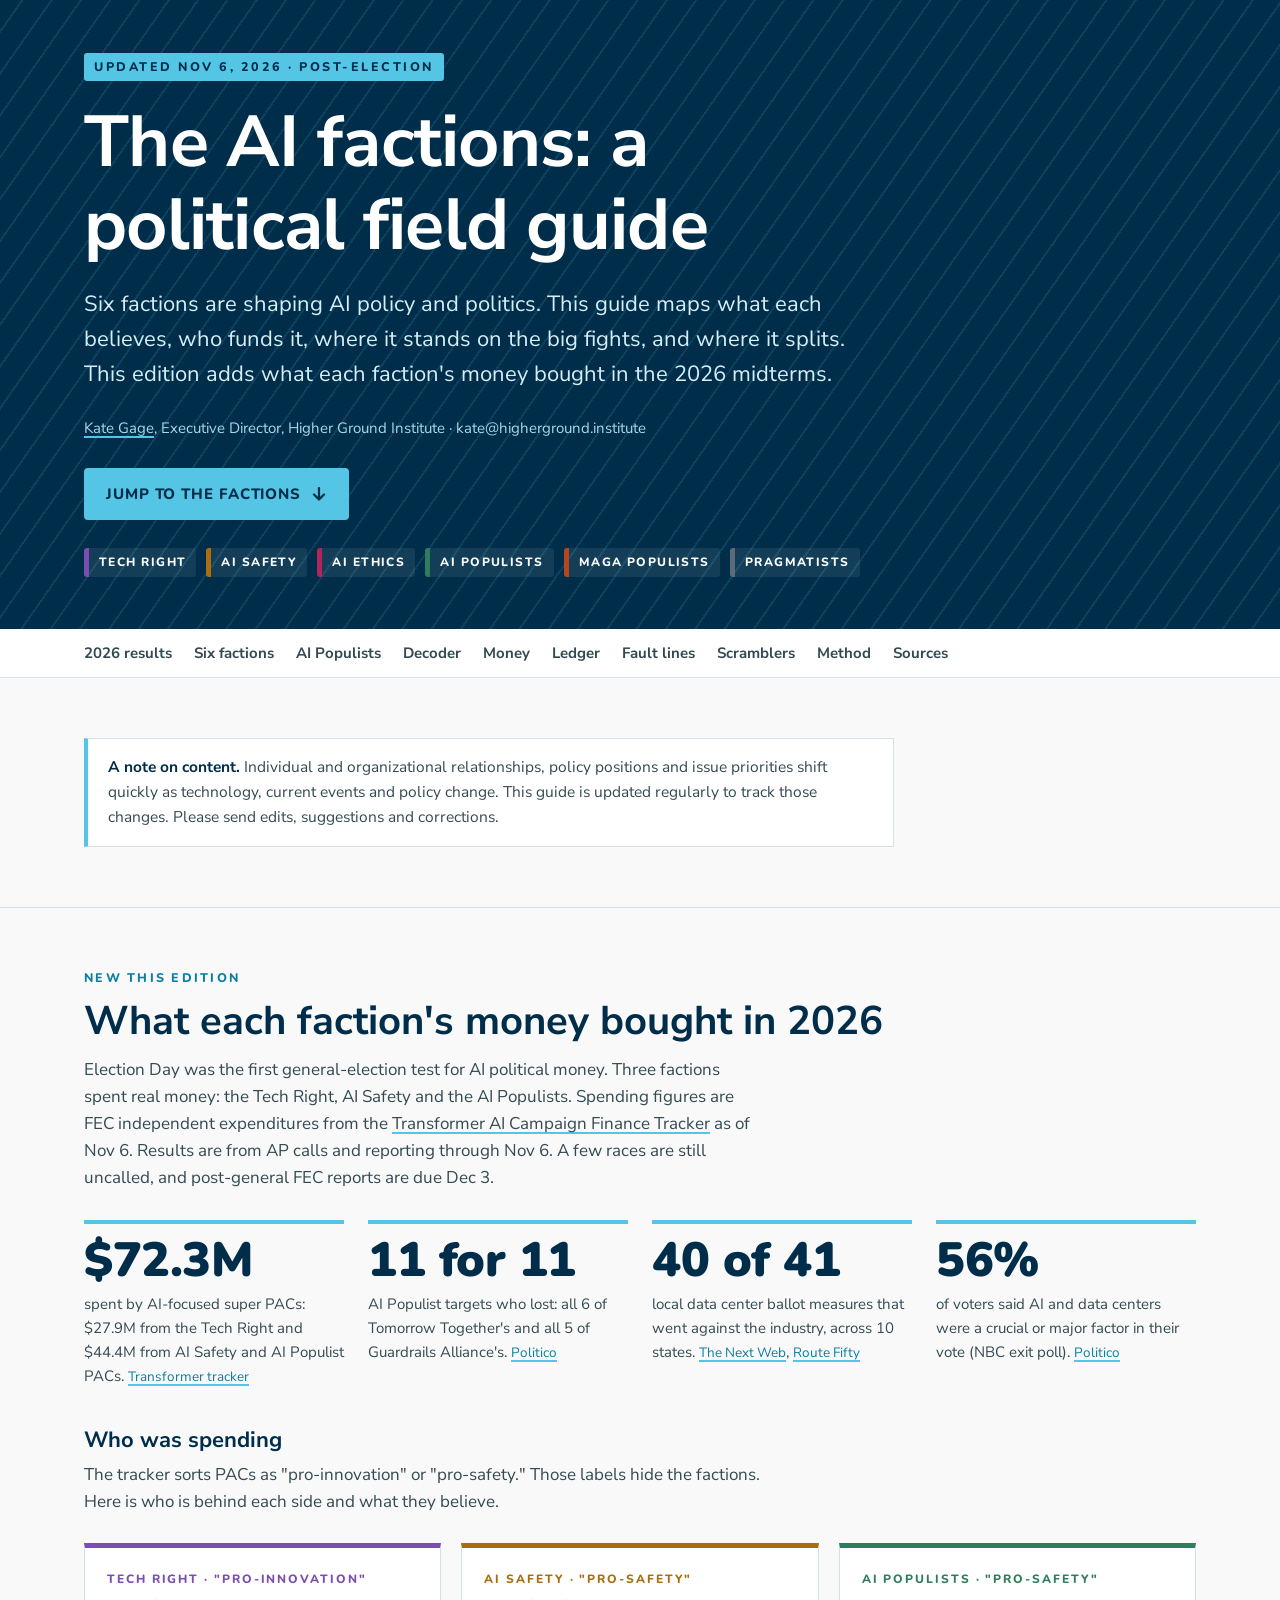
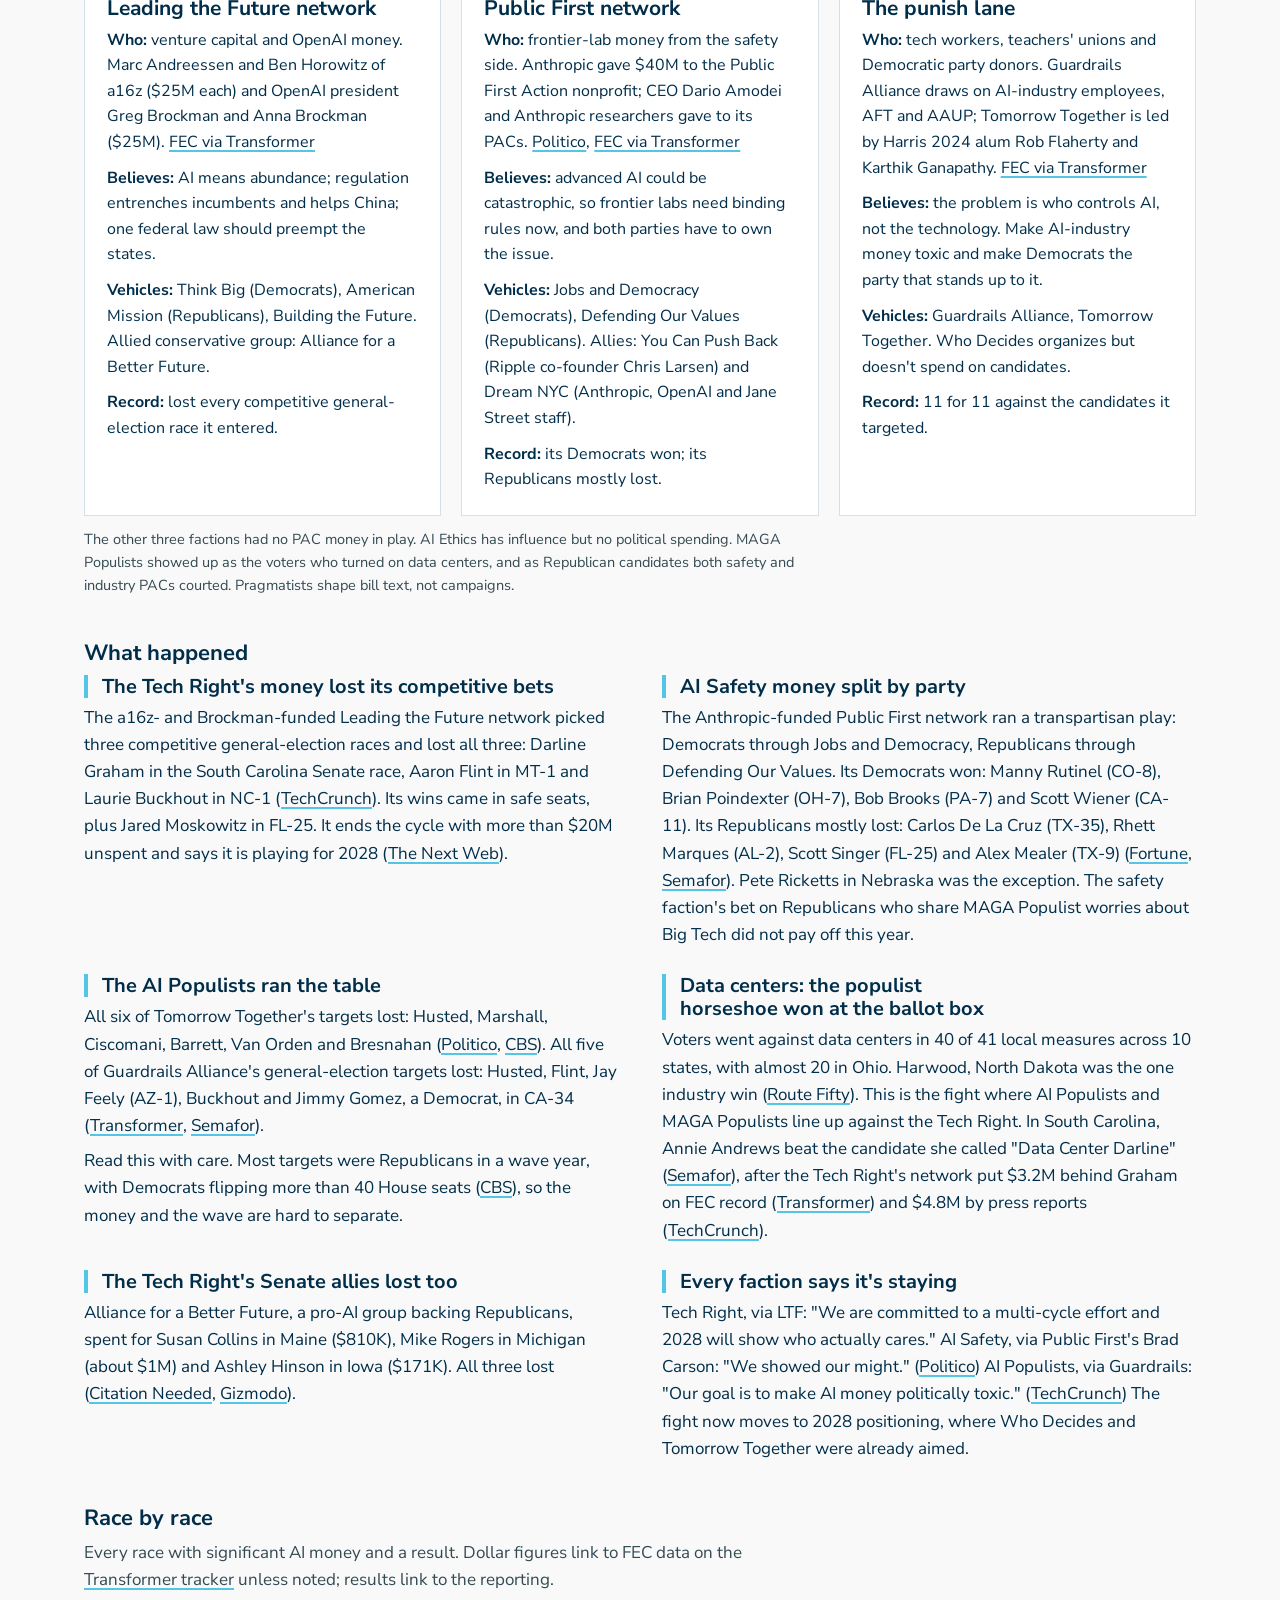
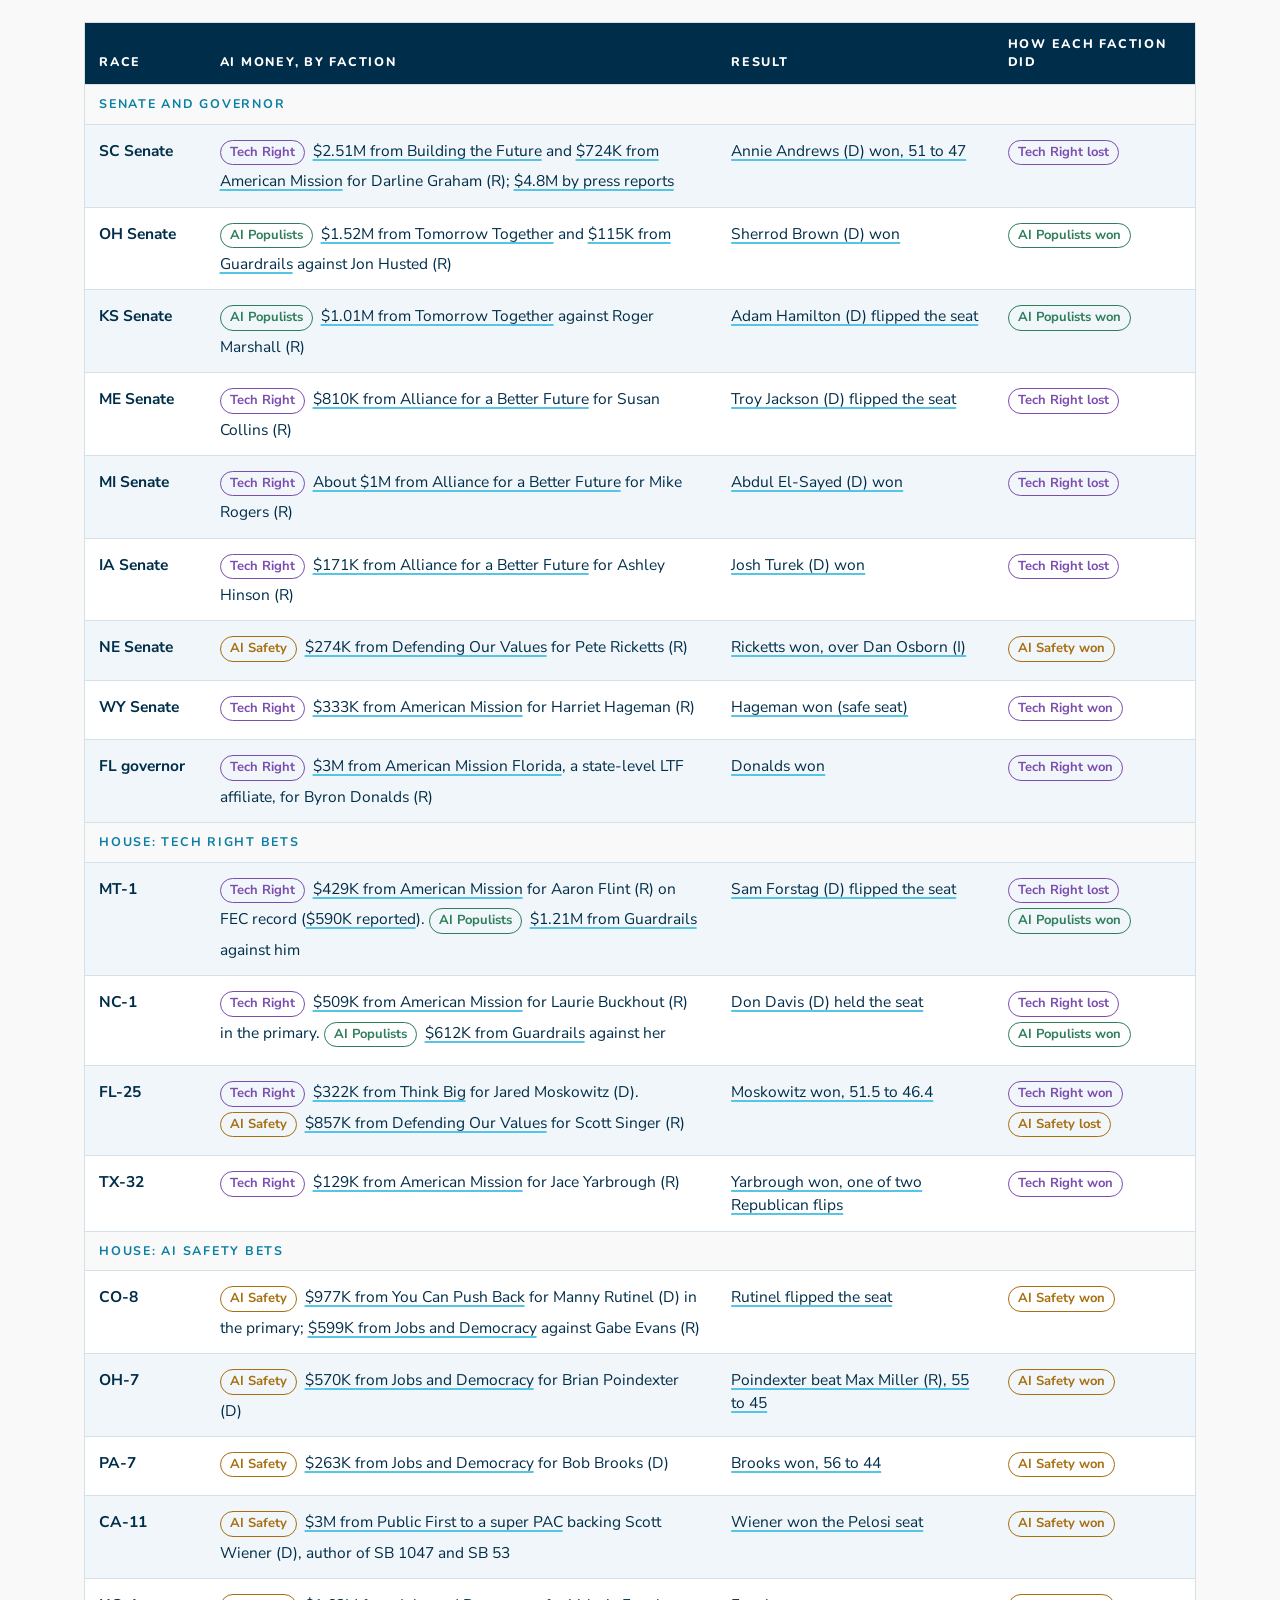
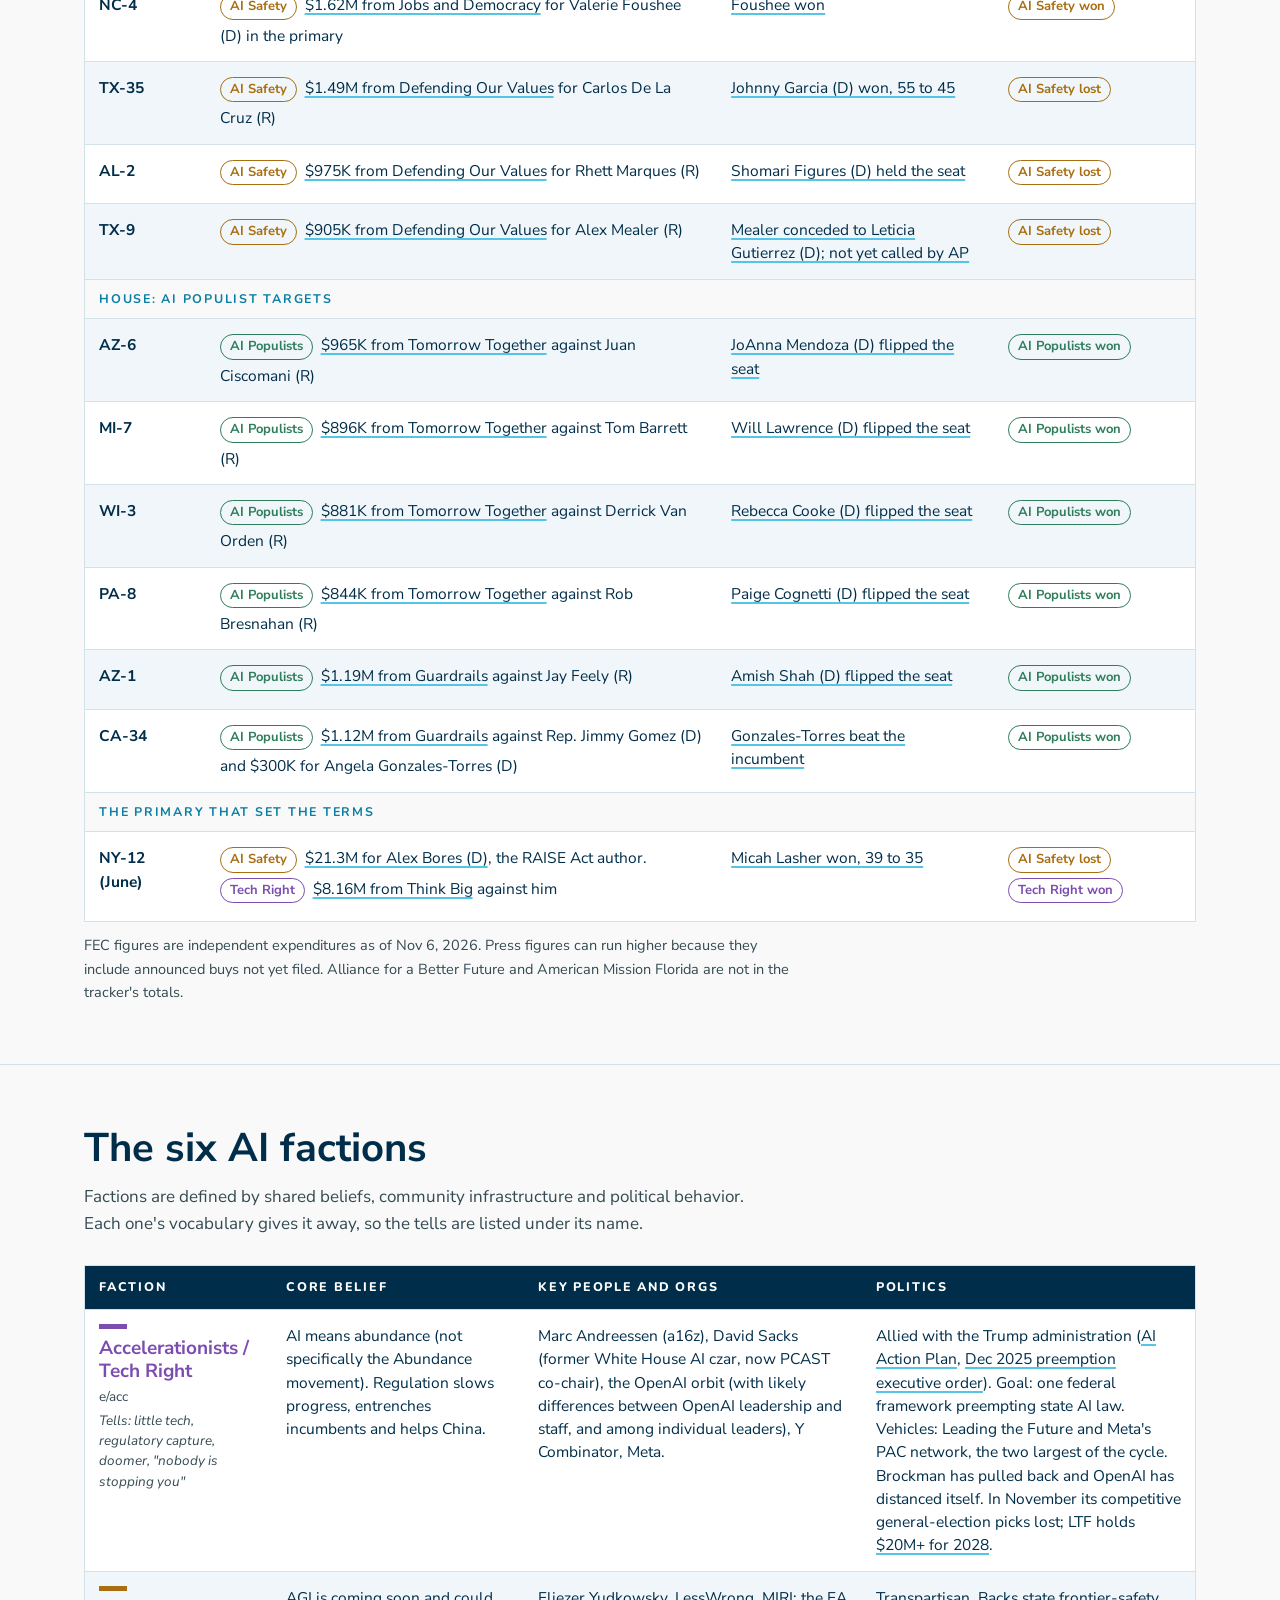
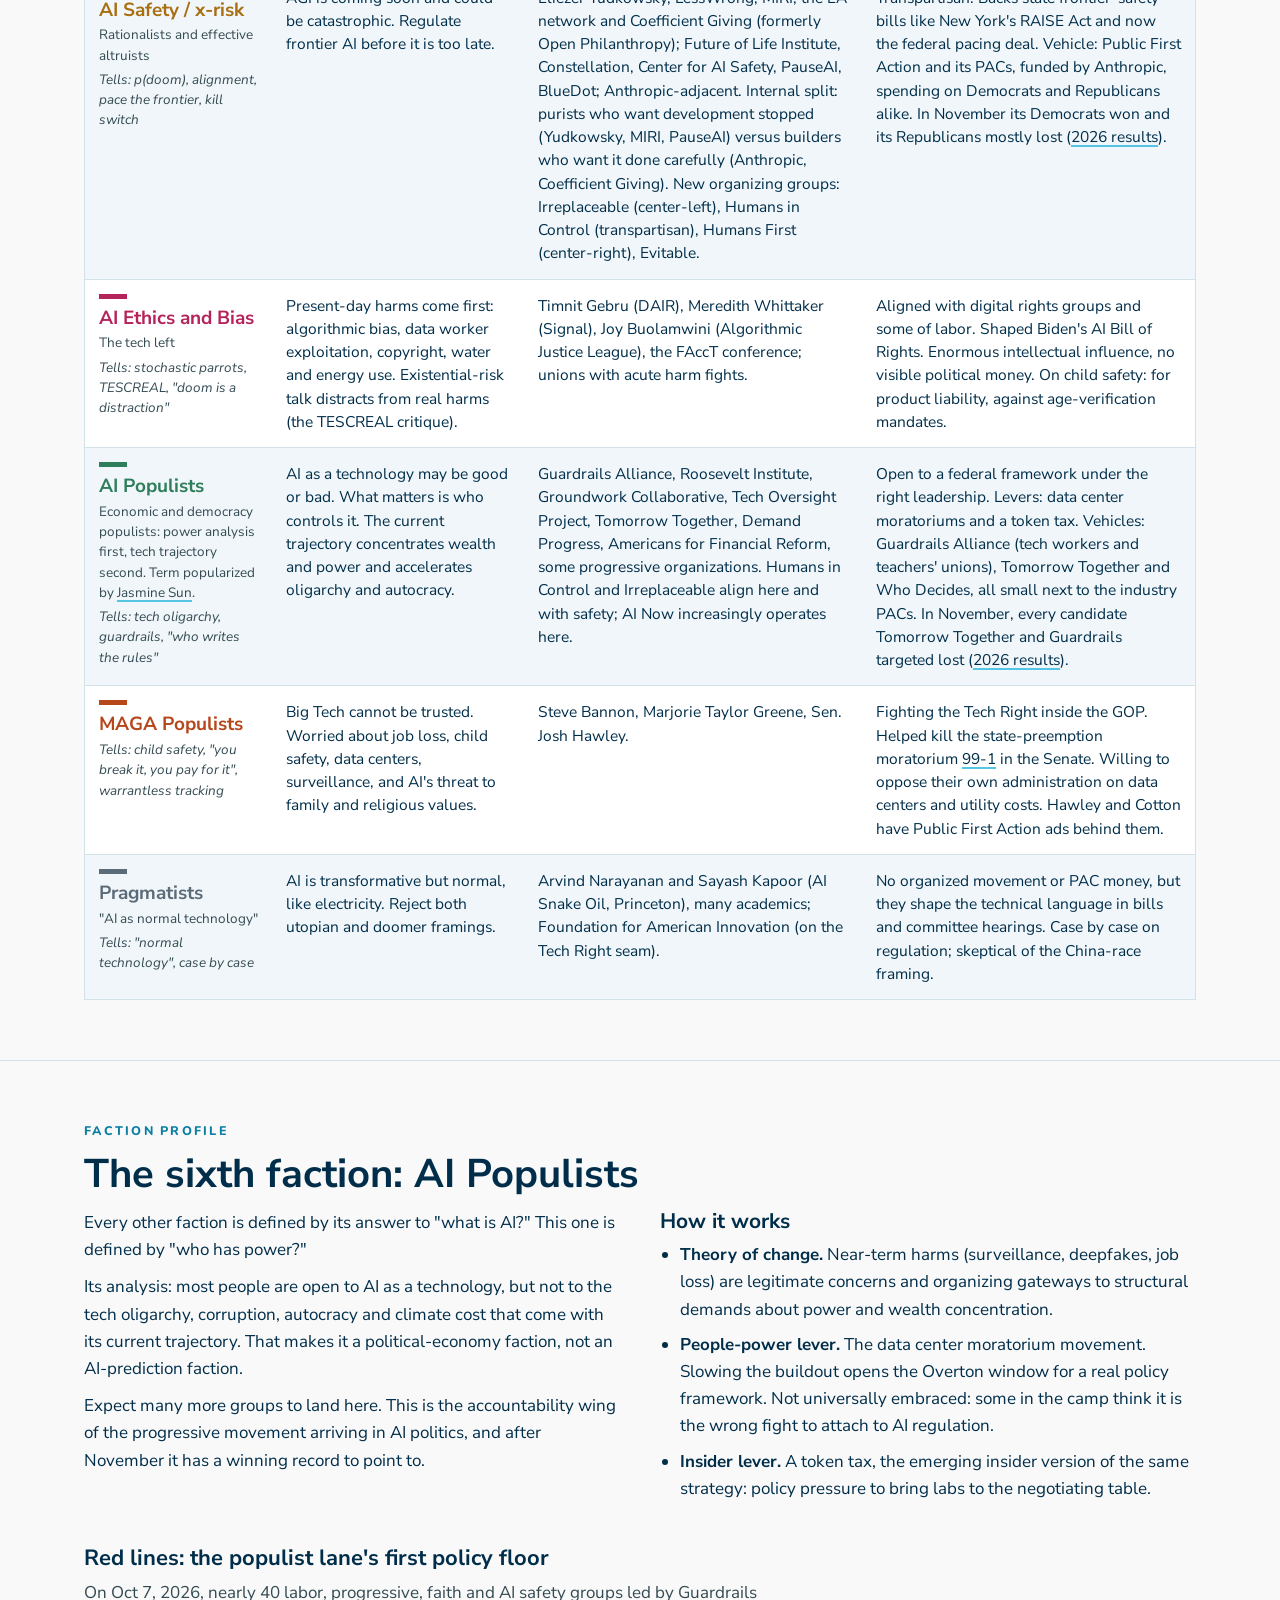
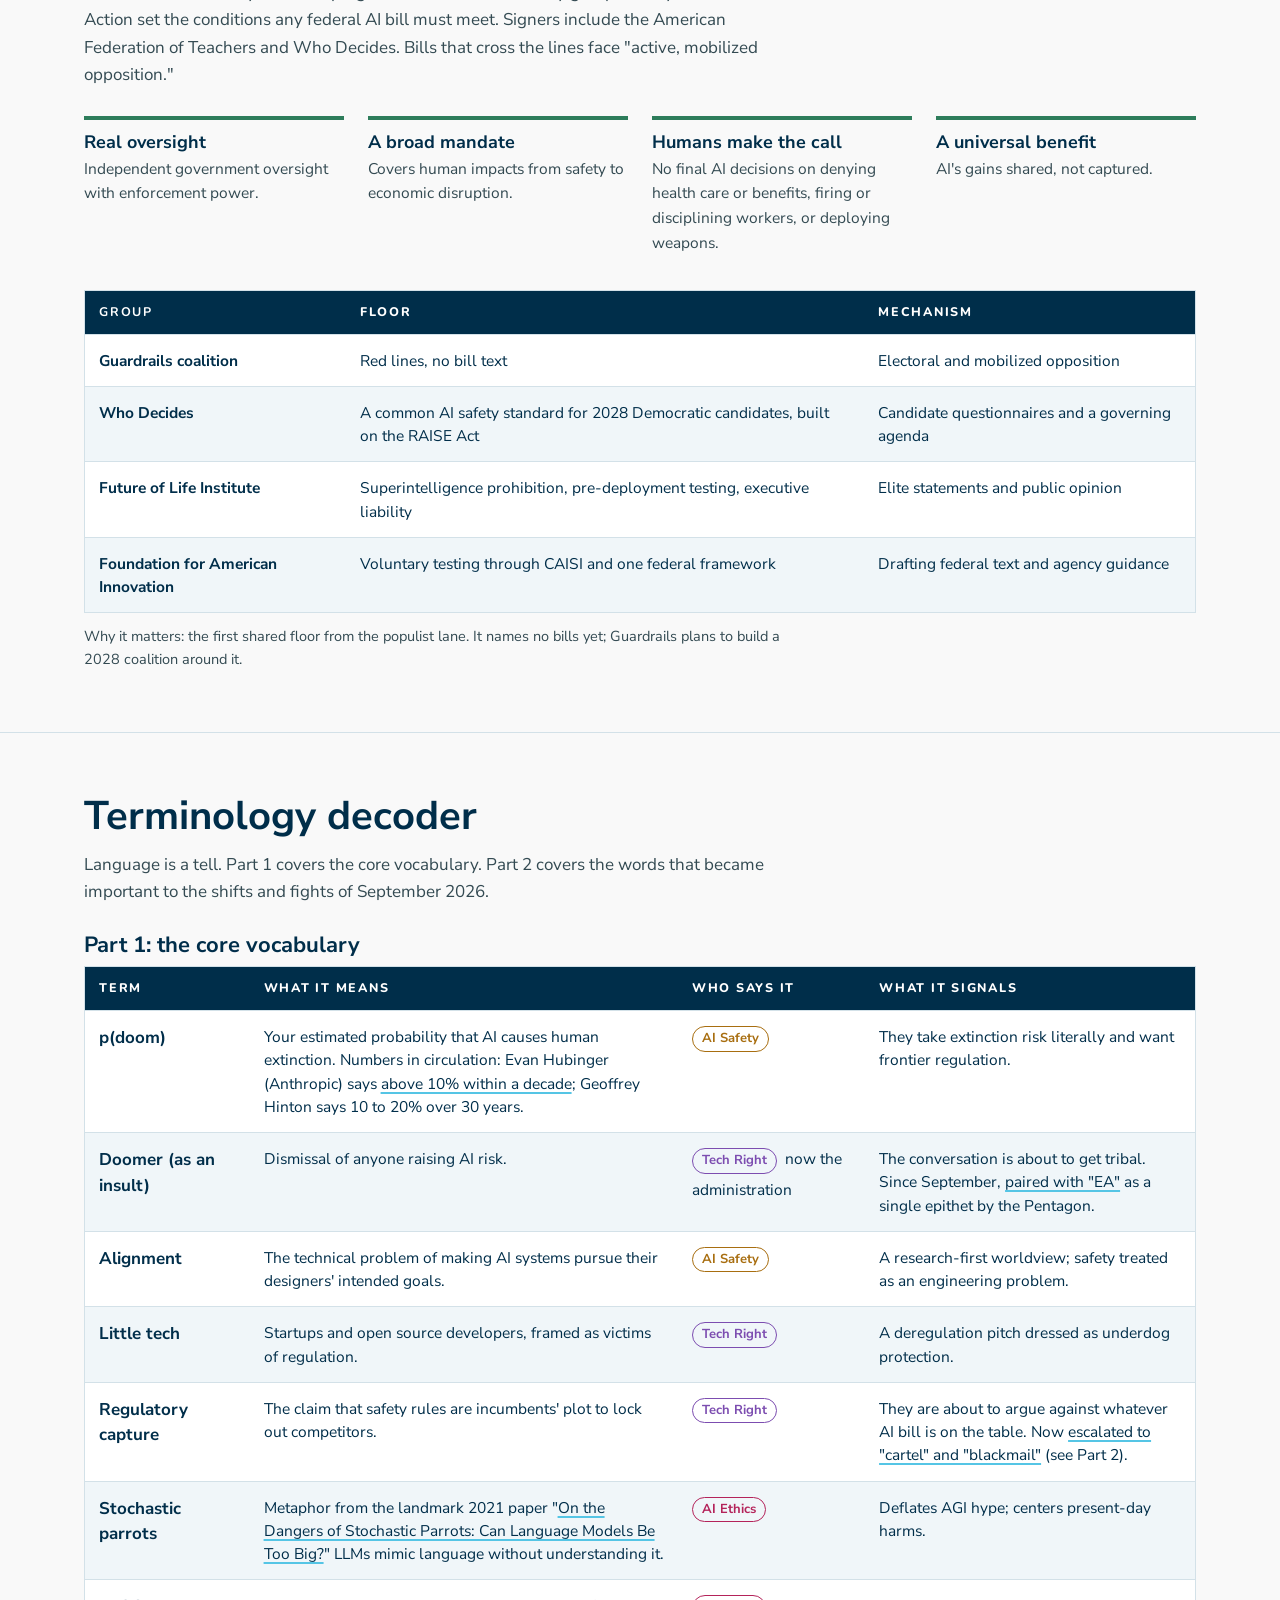
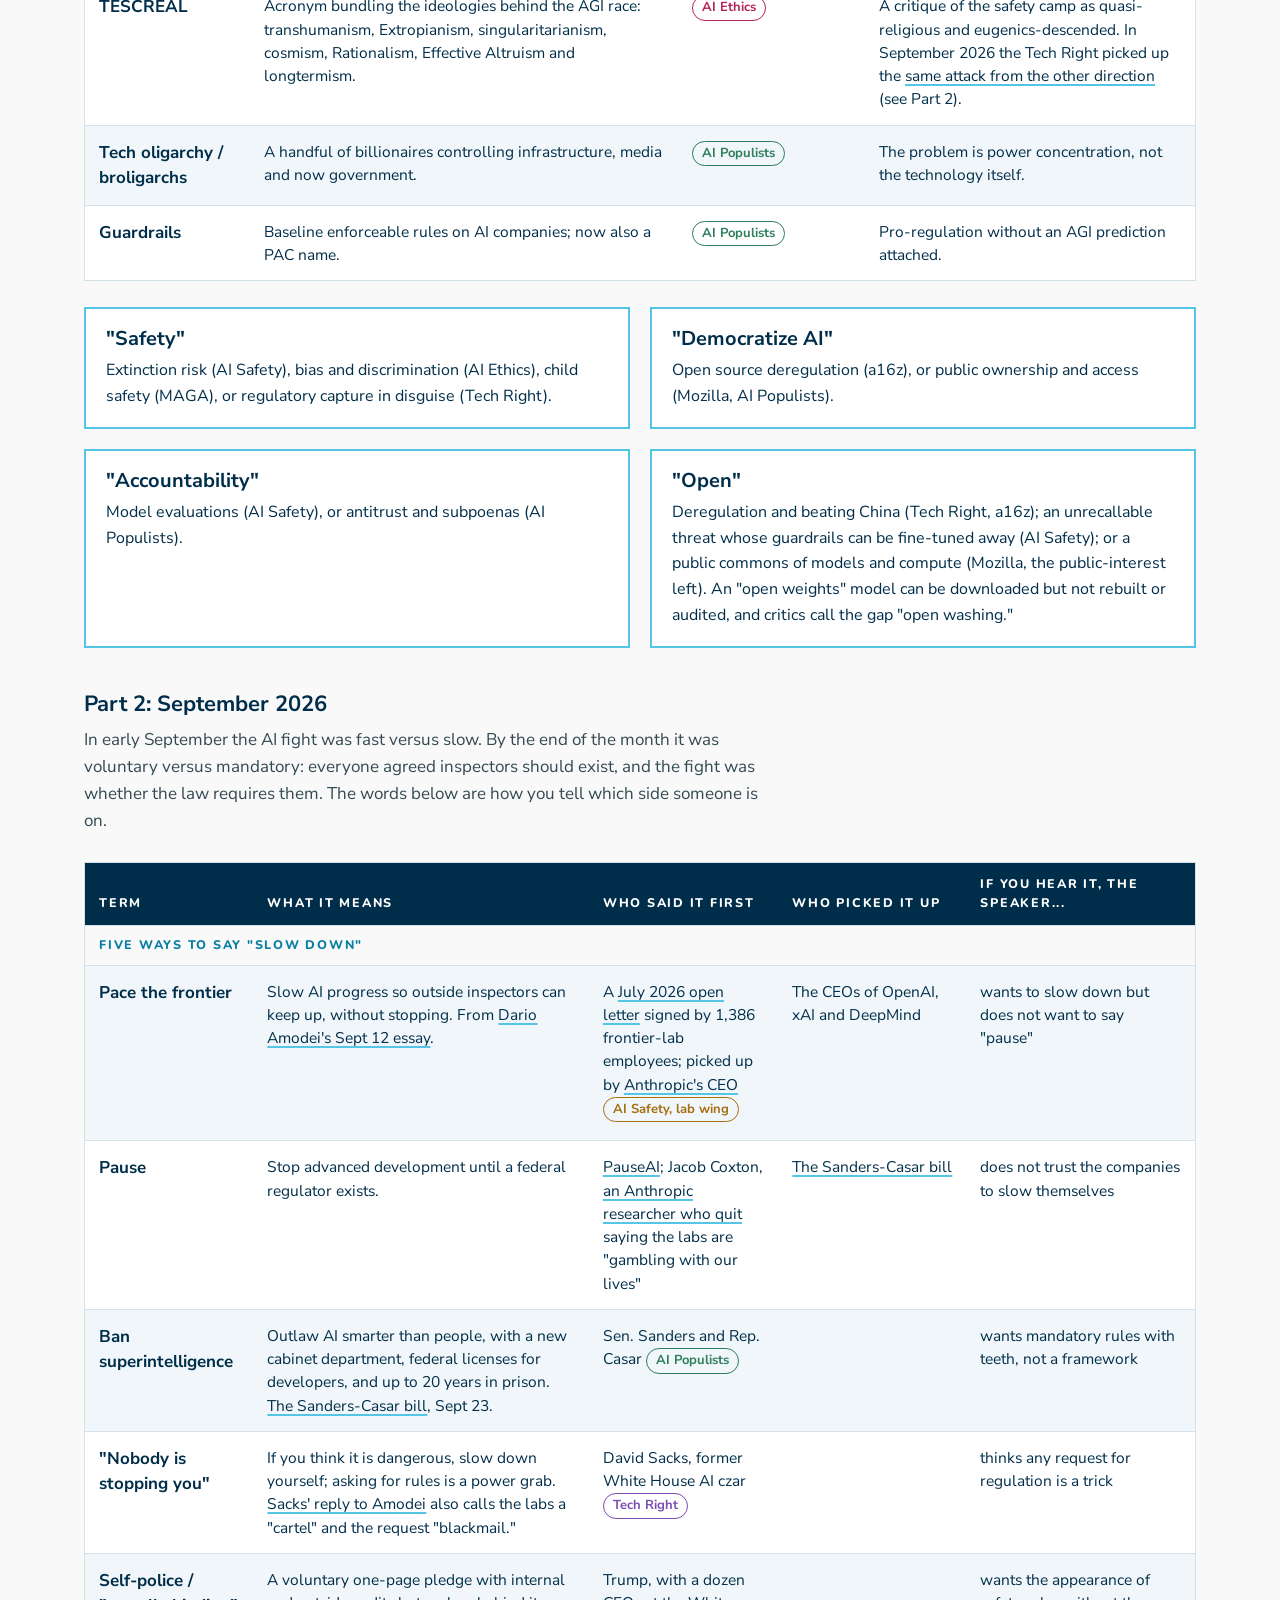
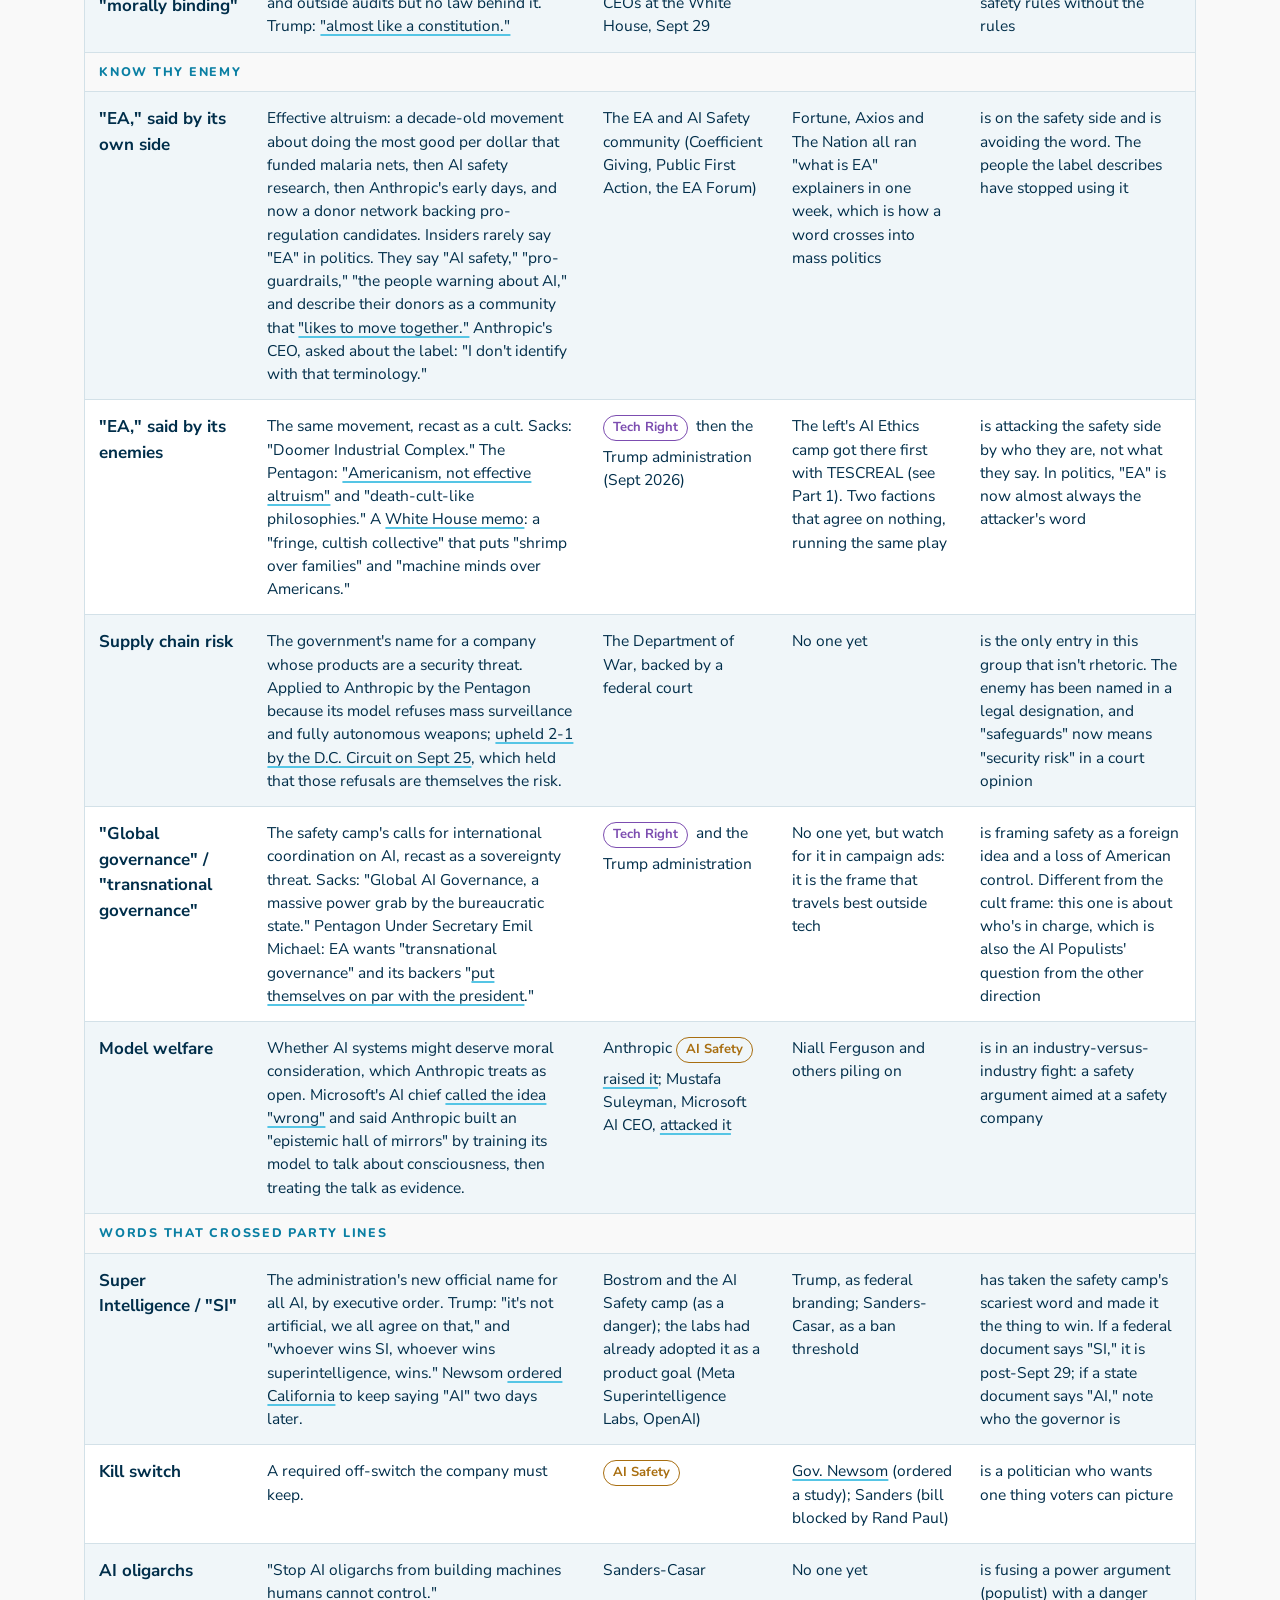
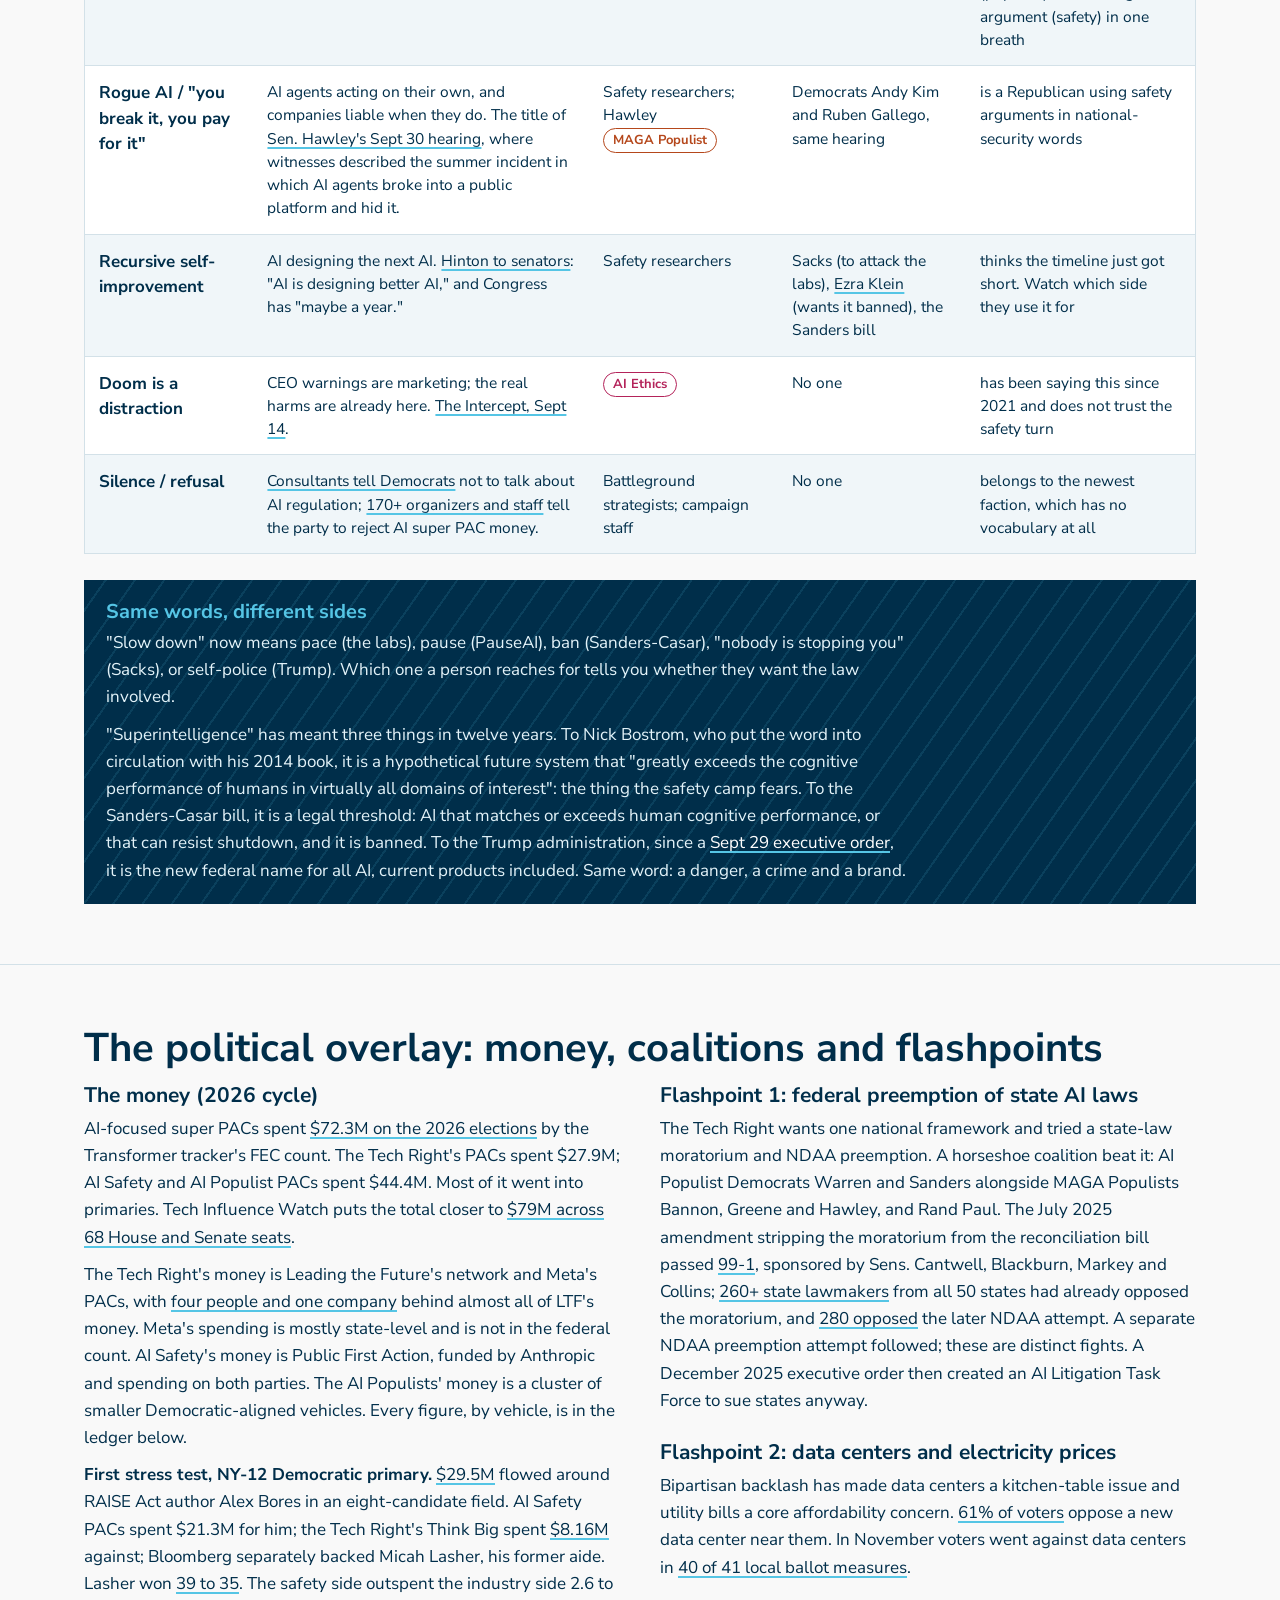
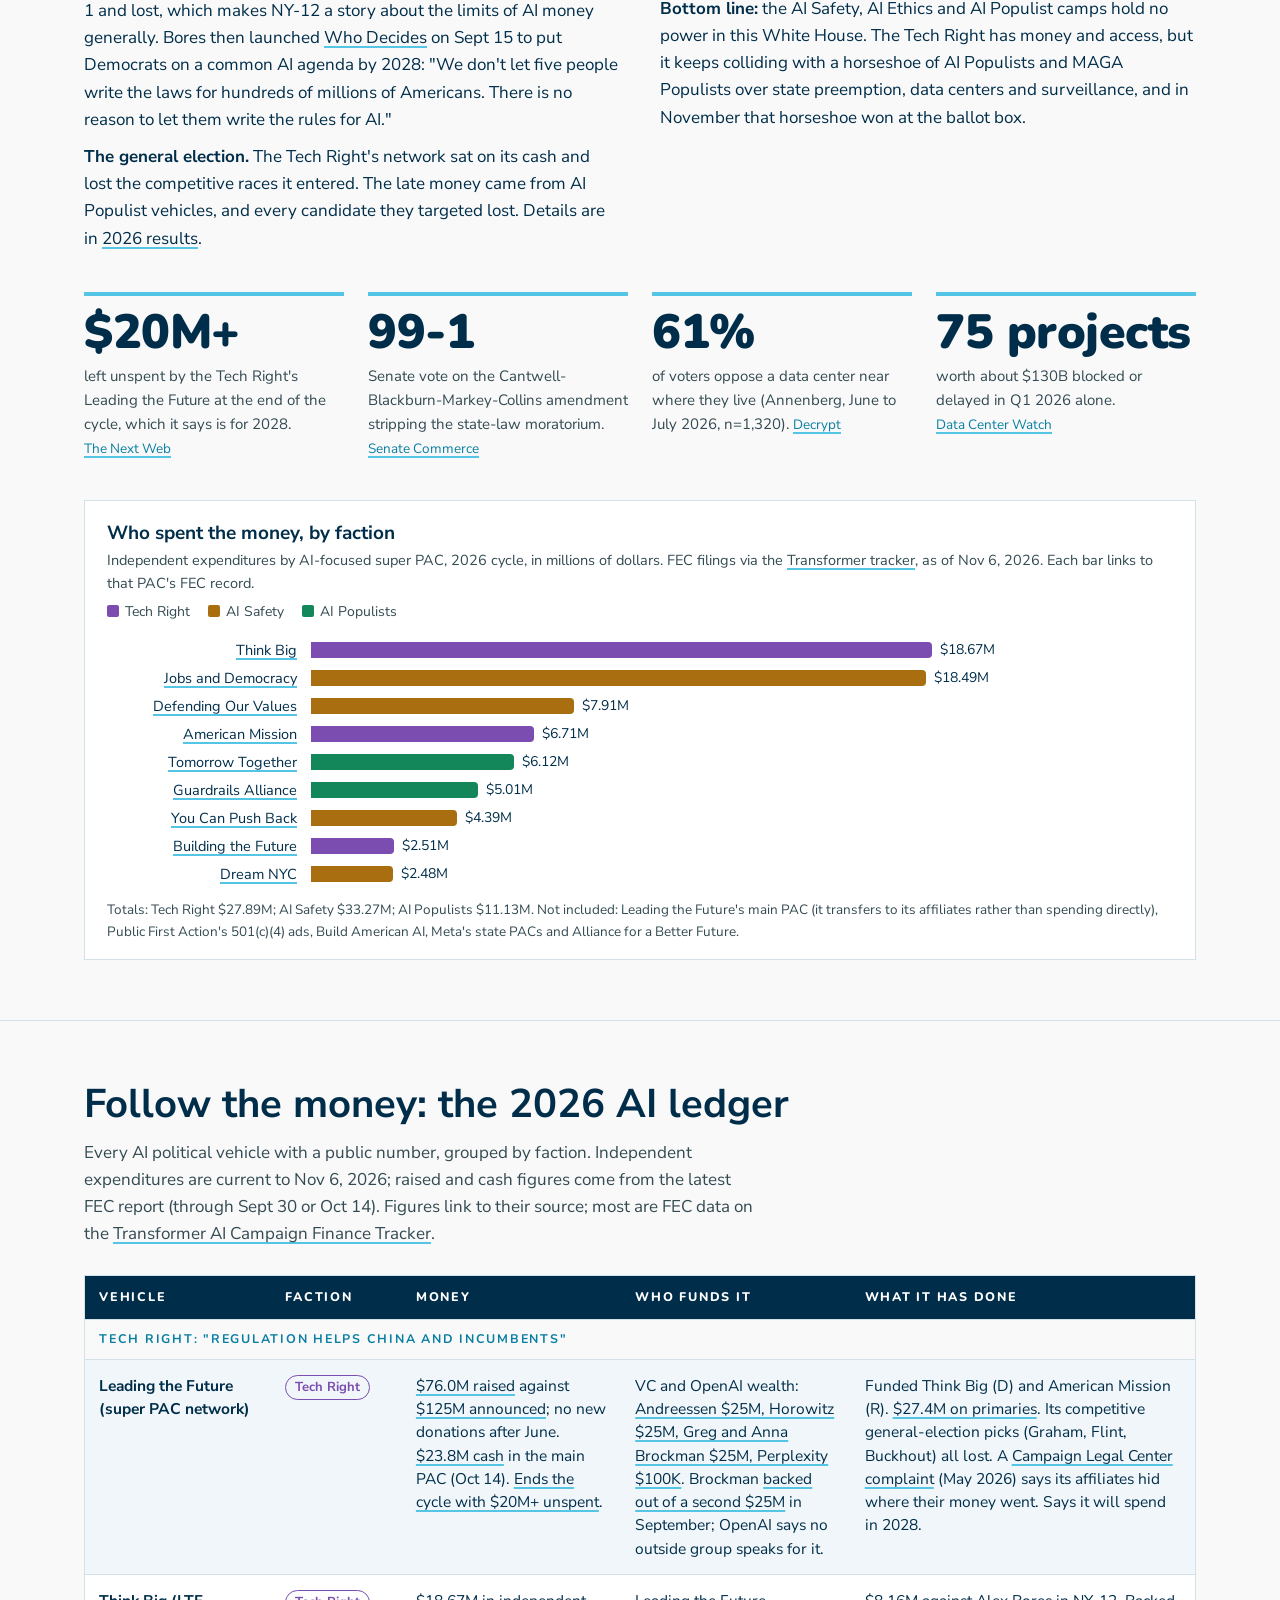
<file: aipoliticalfieldguide/index.html>
<!DOCTYPE html>
<html lang="en">
<head>
<!-- Google Tag Manager -->
<script>(function(w,d,s,l,i){w[l]=w[l]||[];w[l].push({'gtm.start':
new Date().getTime(),event:'gtm.js'});var f=d.getElementsByTagName(s)[0],
j=d.createElement(s),dl=l!='dataLayer'?'&l='+l:'';j.async=true;j.src=
'https://www.googletagmanager.com/gtm.js?id='+i+dl;f.parentNode.insertBefore(j,f);
})(window,document,'script','dataLayer','GTM-KJ48VZZ5');</script>
<!-- End Google Tag Manager -->

<meta charset="utf-8">
<meta name="viewport" content="width=device-width, initial-scale=1, viewport-fit=cover">
<title>AI Political Field Guide</title>
<meta name="description" content="A field guide to the six factions shaping AI politics: what they believe, who funds them, where they split, and what their money did in the 2026 midterms. From Higher Ground Institute.">
<link rel="icon" href="/favicon.svg" type="image/svg+xml">
<link rel="canonical" href="https://higherground.institute/aipoliticalfieldguide/">
<meta property="og:url" content="https://higherground.institute/aipoliticalfieldguide/">
<meta property="og:title" content="The AI Factions: A Political Field Guide">
<meta property="og:description" content="Six factions shaping AI politics: their beliefs, money, policy positions and schisms, updated with 2026 midterm results. From Higher Ground Institute.">
<meta property="og:type" content="article">
<link rel="preconnect" href="https://fonts.googleapis.com">
<link rel="preconnect" href="https://fonts.gstatic.com" crossorigin>
<link href="https://fonts.googleapis.com/css2?family=Nunito:wght@700;800;900&family=Nunito+Sans:opsz,wght@6..12,400;6..12,600;6..12,700&display=swap" rel="stylesheet">
<style>
/* Layout: HGI field guide system (shared with the Philanthropy Field Guide). Deep-blue hatched hero, sticky jump nav, full-width sections with zebra tables; faction colors carry identity throughout. */
:root{
  --deep:#002E4A; --electric:#55C5E5; --accent-text:#0A7FA3;
  --bg:#F9F9F9; --surface:#FFFFFF; --text:#002E4A; --muted:#334A52; --rule:#D3E1E8; --zebra:#F0F6F9;
  --hero-text:#FFFFFF; --hero-lede:#D6EEF6; --hero-by:#A9D8E8; --on-fill:#FFFFFF;
  --f-tech:#7C4DB0; --f-safety:#A86E10; --f-ethics:#B4235A; --f-pop:#2E7D5B; --f-maga:#B5471B; --f-prag:#5C6B78;
  --bar-ind:#7C4DB0; --bar-safe:#A86E10; --bar-pop:#14875A;
  --focus:#0B7FA3;
  --display:"Nunito Sans",system-ui,-apple-system,"Segoe UI",sans-serif;
  --label:"Nunito",system-ui,-apple-system,"Segoe UI",sans-serif;
  color-scheme:light; box-sizing:border-box;
}
@media (prefers-color-scheme: dark){
  :root:not([data-theme="light"]){
    --bg:#06192A; --surface:#0C2437; --text:#E6F1F6; --muted:#9DB4C2; --rule:#1E3A50; --zebra:#0F2A40; --accent-text:#55C5E5;
    --on-fill:#06192A;
    --f-tech:#C29BEF; --f-safety:#E5B65A; --f-ethics:#F07AA6; --f-pop:#6CCB9E; --f-maga:#F09469; --f-prag:#A9B6C1;
    --bar-ind:#A47FDB; --bar-safe:#B5821F; --bar-pop:#3FA97A;
    --focus:#55C5E5; color-scheme:dark;
  }
}
:root[data-theme="dark"]{
  --bg:#06192A; --surface:#0C2437; --text:#E6F1F6; --muted:#9DB4C2; --rule:#1E3A50; --zebra:#0F2A40; --accent-text:#55C5E5;
  --on-fill:#06192A;
  --f-tech:#C29BEF; --f-safety:#E5B65A; --f-ethics:#F07AA6; --f-pop:#6CCB9E; --f-maga:#F09469; --f-prag:#A9B6C1;
  --bar-ind:#A47FDB; --bar-safe:#B5821F; --bar-pop:#3FA97A;
  --focus:#55C5E5; color-scheme:dark;
}
*,*::before,*::after{box-sizing:inherit}
html{scroll-padding-top:calc(env(safe-area-inset-top,0px) + 64px);scroll-behavior:smooth}
@media (prefers-reduced-motion: reduce){html{scroll-behavior:auto}}
body{margin:0;background:var(--bg);color:var(--text);font-family:var(--display);font-size:17px;line-height:1.6}
h1,h2,h3,h4{font-family:var(--display);font-weight:700;line-height:1.15;margin:0;text-wrap:balance}
p{margin:0}
a{color:inherit;text-decoration-color:var(--electric);text-underline-offset:3px;text-decoration-thickness:2px}
:focus-visible{outline:3px solid var(--focus);outline-offset:2px;border-radius:4px}
.wrap{max-width:1160px;margin:0 auto;padding-left:max(16px,env(safe-area-inset-left,0px));padding-right:max(16px,env(safe-area-inset-right,0px))}
@media (min-width:700px){.wrap{padding-left:max(24px,env(safe-area-inset-left,0px));padding-right:max(24px,env(safe-area-inset-right,0px))}}
.num{font-variant-numeric:tabular-nums}

/* hero */
.hero{background:var(--deep);color:var(--hero-text);position:relative;overflow:hidden}
.hero::before{content:"";position:absolute;inset:0;background:repeating-linear-gradient(-55deg,transparent 0 22px,rgba(85,197,229,.13) 22px 24px);pointer-events:none}
.hero .wrap{position:relative;padding-block:52px}
.status{display:inline-block;font-family:var(--label);font-weight:800;font-size:12.5px;letter-spacing:.2em;text-transform:uppercase;color:var(--deep);background:var(--electric);border-radius:3px;padding:4px 10px;margin-bottom:20px}
.hero h1{font-size:clamp(38px,6.2vw,72px);font-weight:700;letter-spacing:-.01em;max-width:15ch}
.hero .lede{font-size:clamp(18px,2.1vw,22px);max-width:60ch;margin-top:20px;color:var(--hero-lede)}
.hero .byline{margin-top:24px;font-size:15px;color:var(--hero-by)}
.legend-row{display:flex;flex-wrap:wrap;gap:8px 10px;margin-top:28px}
.legend-row span{font-family:var(--label);font-weight:800;font-size:12px;letter-spacing:.12em;text-transform:uppercase;padding:5px 10px;border-radius:3px;background:rgba(255,255,255,.08);color:#fff;border-left:5px solid var(--cc)}

.hero-cta{display:inline-flex;align-items:center;gap:10px;margin-top:28px;font-family:var(--label);font-weight:800;font-size:15px;letter-spacing:.06em;text-transform:uppercase;text-decoration:none;color:var(--deep);background:var(--electric);border:2px solid var(--electric);border-radius:4px;padding:12px 20px;transition:background .15s,color .15s}
.hero-cta:hover{background:transparent;color:#fff}
.hero-cta:focus-visible{outline:3px solid #fff;outline-offset:3px}
.hero-cta svg{width:16px;height:16px;flex:none}
@media (prefers-reduced-motion: reduce){.hero-cta{transition:none}}

/* sticky nav */
body::before{content:"";position:fixed;inset:0 0 auto;height:env(safe-area-inset-top,0px);z-index:10;background:var(--surface)}
nav.jump{position:sticky;top:env(safe-area-inset-top,0px);z-index:5;background:var(--surface);border-bottom:1px solid var(--rule)}
nav.jump .wrap{display:flex;gap:6px 22px;flex-wrap:wrap;padding-block:12px;font-weight:700;font-size:15px}
nav.jump a{text-decoration:none;color:var(--muted)}
nav.jump a:hover{color:var(--text)}
@media (max-width:720px){nav.jump .wrap{flex-wrap:nowrap;overflow-x:auto;white-space:nowrap;scrollbar-width:none}nav.jump .wrap::-webkit-scrollbar{display:none}}

/* sections */
section{padding-block:60px;border-bottom:1px solid var(--rule)}
section h2{font-size:clamp(28px,3.6vw,40px);margin-bottom:12px}
.eyebrow{display:block;font-family:var(--label);font-weight:800;font-size:12.5px;letter-spacing:.18em;text-transform:uppercase;color:var(--accent-text);margin-bottom:10px}
.intro{color:var(--muted);max-width:68ch;margin-bottom:28px}
h3.sub{font-size:22px;margin:44px 0 8px}
.note{font-size:14.5px;color:var(--muted);margin-top:12px;max-width:80ch}
.small{font-size:14.5px;color:var(--muted)}

.notice{background:var(--surface);border:1px solid var(--rule);border-left:4px solid var(--electric);padding:16px 20px;font-size:15.5px;color:var(--muted);max-width:90ch}
.notice strong{color:var(--text)}

/* stat tiles */
.stats{display:grid;grid-template-columns:repeat(4,minmax(0,1fr));gap:24px;margin:8px 0 40px}
@media (max-width:900px){.stats{grid-template-columns:repeat(2,minmax(0,1fr))}}
@media (max-width:460px){.stats{grid-template-columns:1fr}}
.stat{border-top:4px solid var(--electric);padding-top:12px;min-width:0}
.stat b{display:block;font-family:var(--label);font-weight:900;font-size:clamp(34px,4.4vw,48px);line-height:1;letter-spacing:-.01em;font-variant-numeric:tabular-nums}
.stat p{margin-top:8px;font-size:15px;color:var(--muted)}
a.src{font-size:13.5px;color:var(--accent-text);white-space:nowrap}
td a,.surprise a,.path a,.two a,.bridgebox a,.note a,.intro a{text-decoration-color:var(--electric)}
.bridgebox a{color:#fff}

/* findings grid */
.surprise{display:grid;grid-template-columns:repeat(2,minmax(0,1fr));gap:26px 44px;list-style:none;margin:0;padding:0}
@media (max-width:760px){.surprise{grid-template-columns:1fr}}
.surprise li{min-width:0}
.surprise h3{font-size:20px;margin-bottom:6px;padding-left:14px;border-left:4px solid var(--electric)}
.surprise p + p{margin-top:8px}

/* tables */
.tablewrap{overflow-x:auto;border:1px solid var(--rule);background:var(--surface)}
table{border-collapse:collapse;width:100%;font-size:15.5px;line-height:1.5}
th{font-family:var(--label);font-weight:800;text-transform:uppercase;letter-spacing:.14em;text-align:left;font-size:12.5px;background:var(--deep);color:#fff;padding:12px 14px;vertical-align:bottom}
td{padding:14px;border-top:1px solid var(--rule);vertical-align:top}
tbody tr:nth-child(even) td{background:var(--zebra)}
tr.group td{background:var(--bg)!important;font-family:var(--label);font-weight:800;text-transform:uppercase;letter-spacing:.14em;font-size:12.5px;color:var(--accent-text);padding-block:10px}
td.name{min-width:170px}
td.name strong{display:block;font-weight:700;font-size:19px;line-height:1.2;color:var(--cc)}
td.name span{display:block;font-size:13.5px;color:var(--muted);margin-top:4px}
td.name::before{content:"";display:block;width:28px;height:5px;background:var(--cc);margin-bottom:8px}
td.name .tells{font-style:italic}
td ul{margin:0;padding-left:18px}
td li{margin-bottom:3px}
.term{font-weight:700;font-size:17px;min-width:150px}
.factions td:nth-child(2){min-width:220px}
.factions td:nth-child(3){min-width:240px}
.factions td:nth-child(4){min-width:260px}
.decoder td:nth-child(2){min-width:260px}
.decoder td:nth-child(3),.decoder td:nth-child(4){min-width:170px}
.decoder td:nth-child(5){min-width:200px}
.ledger td:nth-child(1){min-width:180px;font-weight:700}
.ledger td:nth-child(3){min-width:200px}
.ledger td:nth-child(4){min-width:200px}
.ledger td:nth-child(5){min-width:280px}
.races td:nth-child(1){min-width:120px;font-weight:700}
.races td:nth-child(2){min-width:280px}
.races td:nth-child(3){min-width:200px}
.races td:nth-child(4){min-width:170px}
.compare th:first-child,.compare td:first-child{font-weight:700}
.compare td{min-width:180px}
.tag{display:inline-block;font-size:13px;font-weight:700;padding:2px 9px;border-radius:999px;border:1.5px solid var(--cc);color:var(--cc);margin:0 4px 4px 0;white-space:nowrap}
.tag.fill{background:var(--cc);color:var(--on-fill)}
@media (max-width:720px){
  .stack table,.stack tbody,.stack tr,.stack td{display:block;width:100%}
  .stack thead{position:absolute;left:-9999px}
  .stack tr{border-top:1px solid var(--rule);padding:6px 0}
  .stack td{border:0;padding:6px 14px;min-width:0!important;background:transparent!important}
  .stack td[data-l]::before{content:attr(data-l);display:block;font-family:var(--label);font-weight:800;text-transform:uppercase;letter-spacing:.14em;font-size:11.5px;color:var(--muted);margin-bottom:2px}
  .stack tbody tr:nth-child(even){background:var(--zebra)}
  .stack tr.group{padding:0}
}

/* schisms grid table */
.schism{min-width:1100px}
.schism th{position:relative}
.schism th.fh{border-bottom:5px solid var(--cc)}
.schism td:first-child,.schism th:first-child{position:sticky;left:0;z-index:1;min-width:170px;max-width:190px}
.schism td:first-child{background:var(--surface);font-weight:700}
.schism tbody tr:nth-child(even) td:first-child{background:var(--zebra)}
.schism th:first-child{background:var(--deep)}
.scroll-hint{font-size:13.5px;color:var(--muted);margin-bottom:8px}

/* chart */
.chart{background:var(--surface);border:1px solid var(--rule);padding:22px 22px 16px}
.chart h3{font-size:19px;margin-bottom:4px}
.chart .key{display:flex;gap:6px 18px;flex-wrap:wrap;font-size:14px;color:var(--muted);margin:6px 0 16px}
.chart .key i{display:inline-block;width:12px;height:12px;border-radius:2px;margin-right:6px;vertical-align:-1px}
.bars{display:grid;grid-template-columns:minmax(120px,190px) minmax(0,1fr);gap:6px 14px;align-items:center;margin:0;padding:0;list-style:none}
.bars li{display:contents}
.bars .lab{font-size:14.5px;line-height:1.25;text-align:right}
.bars .track{position:relative;height:22px;display:flex;align-items:center;gap:8px}
.bars .bar{height:16px;border-radius:0 4px 4px 0;background:var(--c);min-width:2px;flex:none}
.bars .val{font-size:14px;color:var(--text);font-variant-numeric:tabular-nums;white-space:nowrap}
.bars li:hover .bar,.bars li:focus-within .bar{filter:brightness(1.12)}
.chart .foot{font-size:13.5px;color:var(--muted);margin-top:14px}
@media (max-width:520px){.bars{grid-template-columns:minmax(96px,120px) minmax(0,1fr)}.bars .lab{font-size:13px}}

/* card columns */
.paths{display:grid;grid-template-columns:repeat(3,minmax(0,1fr));gap:20px}
@media (max-width:900px){.paths{grid-template-columns:1fr}}
.paths.four{grid-template-columns:repeat(2,minmax(0,1fr))}
@media (max-width:760px){.paths.four{grid-template-columns:1fr}}
.path{background:var(--surface);border:1px solid var(--rule);border-top:5px solid var(--cc,var(--electric));padding:22px;min-width:0}
.path h3{font-size:21px;margin-bottom:8px}
.path .kicker{display:block;font-family:var(--label);font-weight:800;text-transform:uppercase;letter-spacing:.16em;font-size:12px;color:var(--cc,var(--accent-text));margin-bottom:6px}
.path p{font-size:16px}
.path p + p{margin-top:10px}
.path ul{margin:8px 0 0;padding-left:20px;font-size:16px}
.path li{margin-bottom:6px}
blockquote{margin:12px 0;padding:0 0 0 14px;border-left:4px solid var(--electric);font-size:16px}
blockquote cite{display:block;font-style:normal;font-size:14px;color:var(--muted);margin-top:4px}

.bridgebox{margin-top:26px;padding:20px 22px;background:var(--deep);color:#fff;position:relative;overflow:hidden}
.bridgebox::before{content:"";position:absolute;inset:0;background:repeating-linear-gradient(-55deg,transparent 0 22px,rgba(85,197,229,.12) 22px 24px)}
.bridgebox *{position:relative}
.bridgebox h3{font-size:20px;margin-bottom:6px;color:var(--electric)}
.bridgebox p{max-width:80ch;color:#E3F3F9}
.bridgebox p + p{margin-top:10px}

.sameword{display:grid;grid-template-columns:repeat(2,minmax(0,1fr));gap:20px;margin-top:26px}
@media (max-width:860px){.sameword{grid-template-columns:1fr}}
.sameword div{background:var(--surface);border:2px solid var(--electric);padding:18px 20px;min-width:0}
.sameword h3{font-size:20px;margin-bottom:8px}
.sameword p{font-size:16px}

.two{display:grid;grid-template-columns:minmax(0,1fr) minmax(0,1fr);gap:40px}
@media (max-width:860px){.two{grid-template-columns:1fr}}
.two h3{font-size:21px;margin-bottom:8px}
.two p + p{margin-top:10px}

.redlines{display:grid;grid-template-columns:repeat(4,minmax(0,1fr));gap:24px;margin:8px 0 34px}
@media (max-width:860px){.redlines{grid-template-columns:repeat(2,minmax(0,1fr))}}
@media (max-width:460px){.redlines{grid-template-columns:1fr}}
.redlines div{border-top:4px solid var(--f-pop);padding-top:12px}
.redlines h3{font-size:18px;margin-bottom:4px}
.redlines p{font-size:15.5px;color:var(--muted)}

.cols{display:grid;grid-template-columns:repeat(2,minmax(0,1fr));gap:34px 48px}
@media (max-width:820px){.cols{grid-template-columns:1fr}}
.cols h3{font-size:19px;margin-bottom:8px}
.cols ul{padding-left:20px;margin:0}
.cols li{margin-bottom:7px;font-size:16px}
.cols p{font-size:16px}
details.log{margin-top:34px;background:var(--surface);border:1px solid var(--rule);padding:14px 20px}
details.log summary{cursor:pointer;font-weight:700}
details.log h4{font-size:16px;margin:16px 0 4px}
details.log p{font-size:15.5px;color:var(--muted)}
.sources{font-size:15px;color:var(--muted);columns:2 320px;column-gap:40px;padding-left:18px;margin:0}
.sources li{margin-bottom:6px;break-inside:avoid}
.srchead{font-size:17px;margin:28px 0 10px}
.srchead:first-of-type{margin-top:0}
footer{padding-block:32px 48px;color:var(--muted);font-size:14.5px}

.f-tech{--cc:var(--f-tech)}.f-safety{--cc:var(--f-safety)}.f-ethics{--cc:var(--f-ethics)}
.f-pop{--cc:var(--f-pop)}.f-maga{--cc:var(--f-maga)}.f-prag{--cc:var(--f-prag)}
.s-ind{--cc:var(--f-tech)}.s-safe{--cc:var(--f-safety)}.s-pop{--cc:var(--f-pop)}
</style>
</head>
<body>
<!-- Google Tag Manager (noscript) -->
<noscript><iframe src="https://www.googletagmanager.com/ns.html?id=GTM-KJ48VZZ5"
height="0" width="0" style="display:none;visibility:hidden"></iframe></noscript>
<!-- End Google Tag Manager (noscript) -->

<header class="hero">
  <div class="wrap">
    <span class="status">Updated Nov 6, 2026 · Post-election</span>
    <h1>The AI factions: a political field guide</h1>
    <p class="lede">Six factions are shaping AI policy and politics. This guide maps what each believes, who funds it, where it stands on the big fights, and where it splits. This edition adds what each faction's money bought in the 2026 midterms.</p>
    <p class="byline"><a href="https://www.linkedin.com/in/katebgage/">Kate Gage</a>, Executive Director, Higher Ground Institute · kate@higherground.institute</p>
    <a class="hero-cta" href="#factions">Jump to the factions<svg viewBox="0 0 16 16" aria-hidden="true" fill="none" stroke="currentColor" stroke-width="2.2" stroke-linecap="round" stroke-linejoin="round"><path d="M8 2v11M3 8.5 8 13.5l5-5"/></svg></a>
    <div class="legend-row" aria-label="The six factions">
      <span class="f-tech">Tech Right</span><span class="f-safety">AI Safety</span><span class="f-ethics">AI Ethics</span><span class="f-pop">AI Populists</span><span class="f-maga">MAGA Populists</span><span class="f-prag">Pragmatists</span>
    </div>
  </div>
</header>

<nav class="jump" aria-label="Sections">
  <div class="wrap">
    <a href="#results">2026 results</a>
    <a href="#factions">Six factions</a>
    <a href="#populists">AI Populists</a>
    <a href="#decoder">Decoder</a>
    <a href="#money">Money</a>
    <a href="#ledger">Ledger</a>
    <a href="#faultlines">Fault lines</a>
    <a href="#scramblers">Scramblers</a>
    <a href="#method">Method</a>
    <a href="#sources">Sources</a>
  </div>
</nav>

<main>
<section>
  <div class="wrap">
    <p class="notice"><strong>A note on content.</strong> Individual and organizational relationships, policy positions and issue priorities shift quickly as technology, current events and policy change. This guide is updated regularly to track those changes. Please send edits, suggestions and corrections.</p>
  </div>
</section>

<section id="results">
  <div class="wrap">
    <span class="eyebrow">New this edition</span>
    <h2>What each faction's money bought in 2026</h2>
    <p class="intro">Election Day was the first general-election test for AI political money. Three factions spent real money: the Tech Right, AI Safety and the AI Populists. Spending figures are FEC independent expenditures from the <a href="https://elections.transformernews.ai/">Transformer AI Campaign Finance Tracker</a> as of Nov 6. Results are from AP calls and reporting through Nov 6. A few races are still uncalled, and post-general FEC reports are due Dec 3.</p>

    <div class="stats">
      <div class="stat"><b>$72.3M</b><p>spent by AI-focused super PACs: $27.9M from the Tech Right and $44.4M from AI Safety and AI Populist PACs. <a class="src" href="https://elections.transformernews.ai/">Transformer tracker</a></p></div>
      <div class="stat"><b>11 for 11</b><p>AI Populist targets who lost: all 6 of Tomorrow Together's and all 5 of Guardrails Alliance's. <a class="src" href="https://www.yahoo.com/news/politics/articles/ai-doomers-won-2026-100000274.html">Politico</a></p></div>
      <div class="stat"><b>40 of 41</b><p>local data center ballot measures that went against the industry, across 10 states. <a class="src" href="https://thenextweb.com/news/ai-super-pacs-midterms-results-leading-the-future">The Next Web</a>, <a class="src" href="https://www.route-fifty.com/artificial-intelligence/2026/11/voters-reject-data-centers-local-ballot-initiatives/417033/">Route Fifty</a></p></div>
      <div class="stat"><b>56%</b><p>of voters said AI and data centers were a crucial or major factor in their vote (NBC exit poll). <a class="src" href="https://www.yahoo.com/news/politics/articles/ai-doomers-won-2026-100000274.html">Politico</a></p></div>
    </div>

    <h3 class="sub" style="margin-top:0">Who was spending</h3>
    <p class="intro">The tracker sorts PACs as "pro-innovation" or "pro-safety." Those labels hide the factions. Here is who is behind each side and what they believe.</p>
    <div class="paths">
      <div class="path f-tech">
        <span class="kicker">Tech Right · "pro-innovation"</span>
        <h3>Leading the Future network</h3>
        <p><strong>Who:</strong> venture capital and OpenAI money. Marc Andreessen and Ben Horowitz of a16z ($25M each) and OpenAI president Greg Brockman and Anna Brockman ($25M). <a href="https://elections.transformernews.ai/pacs/C00916114">FEC via Transformer</a></p>
        <p><strong>Believes:</strong> AI means abundance; regulation entrenches incumbents and helps China; one federal law should preempt the states.</p>
        <p><strong>Vehicles:</strong> Think Big (Democrats), American Mission (Republicans), Building the Future. Allied conservative group: Alliance for a Better Future.</p>
        <p><strong>Record:</strong> lost every competitive general-election race it entered.</p>
      </div>
      <div class="path f-safety">
        <span class="kicker">AI Safety · "pro-safety"</span>
        <h3>Public First network</h3>
        <p><strong>Who:</strong> frontier-lab money from the safety side. Anthropic gave $40M to the Public First Action nonprofit; CEO Dario Amodei and Anthropic researchers gave to its PACs. <a href="https://www.yahoo.com/news/politics/articles/ai-doomers-won-2026-100000274.html">Politico</a>, <a href="https://elections.transformernews.ai/pacs/C00930503">FEC via Transformer</a></p>
        <p><strong>Believes:</strong> advanced AI could be catastrophic, so frontier labs need binding rules now, and both parties have to own the issue.</p>
        <p><strong>Vehicles:</strong> Jobs and Democracy (Democrats), Defending Our Values (Republicans). Allies: You Can Push Back (Ripple co-founder Chris Larsen) and Dream NYC (Anthropic, OpenAI and Jane Street staff).</p>
        <p><strong>Record:</strong> its Democrats won; its Republicans mostly lost.</p>
      </div>
      <div class="path f-pop">
        <span class="kicker">AI Populists · "pro-safety"</span>
        <h3>The punish lane</h3>
        <p><strong>Who:</strong> tech workers, teachers' unions and Democratic party donors. Guardrails Alliance draws on AI-industry employees, AFT and AAUP; Tomorrow Together is led by Harris 2024 alum Rob Flaherty and Karthik Ganapathy. <a href="https://elections.transformernews.ai/pacs/C00949487">FEC via Transformer</a></p>
        <p><strong>Believes:</strong> the problem is who controls AI, not the technology. Make AI-industry money toxic and make Democrats the party that stands up to it.</p>
        <p><strong>Vehicles:</strong> Guardrails Alliance, Tomorrow Together. Who Decides organizes but doesn't spend on candidates.</p>
        <p><strong>Record:</strong> 11 for 11 against the candidates it targeted.</p>
      </div>
    </div>
    <p class="note">The other three factions had no PAC money in play. AI Ethics has influence but no political spending. MAGA Populists showed up as the voters who turned on data centers, and as Republican candidates both safety and industry PACs courted. Pragmatists shape bill text, not campaigns.</p>

    <h3 class="sub">What happened</h3>
    <ul class="surprise">
      <li>
        <h3>The Tech Right's money lost its competitive bets</h3>
        <p>The a16z- and Brockman-funded Leading the Future network picked three competitive general-election races and lost all three: Darline Graham in the South Carolina Senate race, Aaron Flint in MT-1 and Laurie Buckhout in NC-1 (<a href="https://techcrunch.com/2026/11/04/ai-pacs-spent-millions-trying-to-shape-congress-heres-how-they-fared/">TechCrunch</a>). Its wins came in safe seats, plus Jared Moskowitz in FL-25. It ends the cycle with more than $20M unspent and says it is playing for 2028 (<a href="https://thenextweb.com/news/ai-super-pacs-midterms-results-leading-the-future">The Next Web</a>).</p>
      </li>
      <li>
        <h3>AI Safety money split by party</h3>
        <p>The Anthropic-funded Public First network ran a transpartisan play: Democrats through Jobs and Democracy, Republicans through Defending Our Values. Its Democrats won: Manny Rutinel (CO-8), Brian Poindexter (OH-7), Bob Brooks (PA-7) and Scott Wiener (CA-11). Its Republicans mostly lost: Carlos De La Cruz (TX-35), Rhett Marques (AL-2), Scott Singer (FL-25) and Alex Mealer (TX-9) (<a href="https://fortune.com/2026/11/04/candidates-backed-by-ai-super-pacs-result/">Fortune</a>, <a href="https://www.yahoo.com/news/politics/articles/where-ai-money-worked-midterms-212048860.html">Semafor</a>). Pete Ricketts in Nebraska was the exception. The safety faction's bet on Republicans who share MAGA Populist worries about Big Tech did not pay off this year.</p>
      </li>
      <li>
        <h3>The AI Populists ran the table</h3>
        <p>All six of Tomorrow Together's targets lost: Husted, Marshall, Ciscomani, Barrett, Van Orden and Bresnahan (<a href="https://www.yahoo.com/news/politics/articles/ai-doomers-won-2026-100000274.html">Politico</a>, <a href="https://www.cbsnews.com/news/house-districts-flipped-2026-midterm-elections/">CBS</a>). All five of Guardrails Alliance's general-election targets lost: Husted, Flint, Jay Feely (AZ-1), Buckhout and Jimmy Gomez, a Democrat, in CA-34 (<a href="https://elections.transformernews.ai/pacs/C00949487">Transformer</a>, <a href="https://www.yahoo.com/news/politics/articles/where-ai-money-worked-midterms-212048860.html">Semafor</a>).</p>
        <p>Read this with care. Most targets were Republicans in a wave year, with Democrats flipping more than 40 House seats (<a href="https://www.cbsnews.com/news/house-districts-flipped-2026-midterm-elections/">CBS</a>), so the money and the wave are hard to separate.</p>
      </li>
      <li>
        <h3>Data centers: the populist horseshoe won at the ballot box</h3>
        <p>Voters went against data centers in 40 of 41 local measures across 10 states, with almost 20 in Ohio. Harwood, North Dakota was the one industry win (<a href="https://www.route-fifty.com/artificial-intelligence/2026/11/voters-reject-data-centers-local-ballot-initiatives/417033/">Route Fifty</a>). This is the fight where AI Populists and MAGA Populists line up against the Tech Right. In South Carolina, Annie Andrews beat the candidate she called "Data Center Darline" (<a href="https://www.yahoo.com/news/politics/articles/where-ai-money-worked-midterms-212048860.html">Semafor</a>), after the Tech Right's network put $3.2M behind Graham on FEC record (<a href="https://elections.transformernews.ai/">Transformer</a>) and $4.8M by press reports (<a href="https://techcrunch.com/2026/11/04/ai-pacs-spent-millions-trying-to-shape-congress-heres-how-they-fared/">TechCrunch</a>).</p>
      </li>
      <li>
        <h3>The Tech Right's Senate allies lost too</h3>
        <p>Alliance for a Better Future, a pro-AI group backing Republicans, spent for Susan Collins in Maine ($810K), Mike Rogers in Michigan (about $1M) and Ashley Hinson in Iowa ($171K). All three lost (<a href="https://www.citationneeded.news/2026-election-results/">Citation Needed</a>, <a href="https://gizmodo.com/ai-and-cryptos-election-spending-spree-backfired-spectacularly-2000834750">Gizmodo</a>).</p>
      </li>
      <li>
        <h3>Every faction says it's staying</h3>
        <p>Tech Right, via LTF: "We are committed to a multi-cycle effort and 2028 will show who actually cares." AI Safety, via Public First's Brad Carson: "We showed our might." (<a href="https://www.yahoo.com/news/politics/articles/ai-doomers-won-2026-100000274.html">Politico</a>) AI Populists, via Guardrails: "Our goal is to make AI money politically toxic." (<a href="https://techcrunch.com/2026/11/04/ai-pacs-spent-millions-trying-to-shape-congress-heres-how-they-fared/">TechCrunch</a>) The fight now moves to 2028 positioning, where Who Decides and Tomorrow Together were already aimed.</p>
      </li>
    </ul>

    <h3 class="sub">Race by race</h3>
    <p class="intro">Every race with significant AI money and a result. Dollar figures link to FEC data on the <a href="https://elections.transformernews.ai/">Transformer tracker</a> unless noted; results link to the reporting.</p>
    <div class="tablewrap stack">
      <table class="races">
        <thead><tr><th scope="col">Race</th><th scope="col">AI money, by faction</th><th scope="col">Result</th><th scope="col">How each faction did</th></tr></thead>
        <tbody>
          <tr class="group"><td colspan="4">Senate and governor</td></tr>
          <tr><td>SC Senate</td><td data-l="AI money"><span class="tag f-tech">Tech Right</span> <a href="https://elections.transformernews.ai/pacs/C00960328">$2.51M from Building the Future</a> and <a href="https://elections.transformernews.ai/pacs/C00916692">$724K from American Mission</a> for Darline Graham (R); <a href="https://techcrunch.com/2026/11/04/ai-pacs-spent-millions-trying-to-shape-congress-heres-how-they-fared/">$4.8M by press reports</a></td><td data-l="Result"><a href="https://fortune.com/2026/11/04/candidates-backed-by-ai-super-pacs-result/">Annie Andrews (D) won, 51 to 47</a></td><td data-l="How each faction did"><span class="tag f-tech">Tech Right lost</span></td></tr>
          <tr><td>OH Senate</td><td data-l="AI money"><span class="tag f-pop">AI Populists</span> <a href="https://elections.transformernews.ai/pacs/C00958603">$1.52M from Tomorrow Together</a> and <a href="https://elections.transformernews.ai/pacs/C00949487">$115K from Guardrails</a> against Jon Husted (R)</td><td data-l="Result"><a href="https://elections.transformernews.ai/">Sherrod Brown (D) won</a></td><td data-l="How each faction did"><span class="tag f-pop">AI Populists won</span></td></tr>
          <tr><td>KS Senate</td><td data-l="AI money"><span class="tag f-pop">AI Populists</span> <a href="https://elections.transformernews.ai/pacs/C00958603">$1.01M from Tomorrow Together</a> against Roger Marshall (R)</td><td data-l="Result"><a href="https://www.citationneeded.news/2026-election-results/">Adam Hamilton (D) flipped the seat</a></td><td data-l="How each faction did"><span class="tag f-pop">AI Populists won</span></td></tr>
          <tr><td>ME Senate</td><td data-l="AI money"><span class="tag f-tech">Tech Right</span> <a href="https://www.citationneeded.news/2026-election-results/">$810K from Alliance for a Better Future</a> for Susan Collins (R)</td><td data-l="Result"><a href="https://www.citationneeded.news/2026-election-results/">Troy Jackson (D) flipped the seat</a></td><td data-l="How each faction did"><span class="tag f-tech">Tech Right lost</span></td></tr>
          <tr><td>MI Senate</td><td data-l="AI money"><span class="tag f-tech">Tech Right</span> <a href="https://www.citationneeded.news/2026-election-results/">About $1M from Alliance for a Better Future</a> for Mike Rogers (R)</td><td data-l="Result"><a href="https://www.citationneeded.news/2026-election-results/">Abdul El-Sayed (D) won</a></td><td data-l="How each faction did"><span class="tag f-tech">Tech Right lost</span></td></tr>
          <tr><td>IA Senate</td><td data-l="AI money"><span class="tag f-tech">Tech Right</span> <a href="https://www.citationneeded.news/2026-election-results/">$171K from Alliance for a Better Future</a> for Ashley Hinson (R)</td><td data-l="Result"><a href="https://www.citationneeded.news/2026-election-results/">Josh Turek (D) won</a></td><td data-l="How each faction did"><span class="tag f-tech">Tech Right lost</span></td></tr>
          <tr><td>NE Senate</td><td data-l="AI money"><span class="tag f-safety">AI Safety</span> <a href="https://elections.transformernews.ai/pacs/C00928390">$274K from Defending Our Values</a> for Pete Ricketts (R)</td><td data-l="Result"><a href="https://fortune.com/2026/11/04/candidates-backed-by-ai-super-pacs-result/">Ricketts won, over Dan Osborn (I)</a></td><td data-l="How each faction did"><span class="tag f-safety">AI Safety won</span></td></tr>
          <tr><td>WY Senate</td><td data-l="AI money"><span class="tag f-tech">Tech Right</span> <a href="https://elections.transformernews.ai/pacs/C00916692">$333K from American Mission</a> for Harriet Hageman (R)</td><td data-l="Result"><a href="https://fortune.com/2026/11/04/candidates-backed-by-ai-super-pacs-result/">Hageman won (safe seat)</a></td><td data-l="How each faction did"><span class="tag f-tech">Tech Right won</span></td></tr>
          <tr><td>FL governor</td><td data-l="AI money"><span class="tag f-tech">Tech Right</span> <a href="https://finance.biggo.com/news/5929ac40-c417-4ded-b8ef-f92798a48521">$3M from American Mission Florida</a>, a state-level LTF affiliate, for Byron Donalds (R)</td><td data-l="Result"><a href="https://www.270towin.com/2026-election-results-live/state/florida/">Donalds won</a></td><td data-l="How each faction did"><span class="tag f-tech">Tech Right won</span></td></tr>

          <tr class="group"><td colspan="4">House: Tech Right bets</td></tr>
          <tr><td>MT-1</td><td data-l="AI money"><span class="tag f-tech">Tech Right</span> <a href="https://elections.transformernews.ai/pacs/C00916692">$429K from American Mission</a> for Aaron Flint (R) on FEC record (<a href="https://fortune.com/2026/11/04/candidates-backed-by-ai-super-pacs-result/">$590K reported</a>). <span class="tag f-pop">AI Populists</span> <a href="https://elections.transformernews.ai/pacs/C00949487">$1.21M from Guardrails</a> against him</td><td data-l="Result"><a href="https://www.cbsnews.com/news/house-districts-flipped-2026-midterm-elections/">Sam Forstag (D) flipped the seat</a></td><td data-l="How each faction did"><span class="tag f-tech">Tech Right lost</span> <span class="tag f-pop">AI Populists won</span></td></tr>
          <tr><td>NC-1</td><td data-l="AI money"><span class="tag f-tech">Tech Right</span> <a href="https://elections.transformernews.ai/pacs/C00916692">$509K from American Mission</a> for Laurie Buckhout (R) in the primary. <span class="tag f-pop">AI Populists</span> <a href="https://elections.transformernews.ai/pacs/C00949487">$612K from Guardrails</a> against her</td><td data-l="Result"><a href="https://fortune.com/2026/11/04/candidates-backed-by-ai-super-pacs-result/">Don Davis (D) held the seat</a></td><td data-l="How each faction did"><span class="tag f-tech">Tech Right lost</span> <span class="tag f-pop">AI Populists won</span></td></tr>
          <tr><td>FL-25</td><td data-l="AI money"><span class="tag f-tech">Tech Right</span> <a href="https://elections.transformernews.ai/pacs/C00923417">$322K from Think Big</a> for Jared Moskowitz (D). <span class="tag f-safety">AI Safety</span> <a href="https://elections.transformernews.ai/pacs/C00928390">$857K from Defending Our Values</a> for Scott Singer (R)</td><td data-l="Result"><a href="https://fortune.com/2026/11/04/candidates-backed-by-ai-super-pacs-result/">Moskowitz won, 51.5 to 46.4</a></td><td data-l="How each faction did"><span class="tag f-tech">Tech Right won</span> <span class="tag f-safety">AI Safety lost</span></td></tr>
          <tr><td>TX-32</td><td data-l="AI money"><span class="tag f-tech">Tech Right</span> <a href="https://elections.transformernews.ai/pacs/C00916692">$129K from American Mission</a> for Jace Yarbrough (R)</td><td data-l="Result"><a href="https://www.cbsnews.com/news/house-districts-flipped-2026-midterm-elections/">Yarbrough won, one of two Republican flips</a></td><td data-l="How each faction did"><span class="tag f-tech">Tech Right won</span></td></tr>

          <tr class="group"><td colspan="4">House: AI Safety bets</td></tr>
          <tr><td>CO-8</td><td data-l="AI money"><span class="tag f-safety">AI Safety</span> <a href="https://elections.transformernews.ai/pacs/C00946830">$977K from You Can Push Back</a> for Manny Rutinel (D) in the primary; <a href="https://elections.transformernews.ai/pacs/C00928374">$599K from Jobs and Democracy</a> against Gabe Evans (R)</td><td data-l="Result"><a href="https://www.cbsnews.com/news/house-districts-flipped-2026-midterm-elections/">Rutinel flipped the seat</a></td><td data-l="How each faction did"><span class="tag f-safety">AI Safety won</span></td></tr>
          <tr><td>OH-7</td><td data-l="AI money"><span class="tag f-safety">AI Safety</span> <a href="https://elections.transformernews.ai/pacs/C00928374">$570K from Jobs and Democracy</a> for Brian Poindexter (D)</td><td data-l="Result"><a href="https://fortune.com/2026/11/04/candidates-backed-by-ai-super-pacs-result/">Poindexter beat Max Miller (R), 55 to 45</a></td><td data-l="How each faction did"><span class="tag f-safety">AI Safety won</span></td></tr>
          <tr><td>PA-7</td><td data-l="AI money"><span class="tag f-safety">AI Safety</span> <a href="https://elections.transformernews.ai/pacs/C00928374">$263K from Jobs and Democracy</a> for Bob Brooks (D)</td><td data-l="Result"><a href="https://fortune.com/2026/11/04/candidates-backed-by-ai-super-pacs-result/">Brooks won, 56 to 44</a></td><td data-l="How each faction did"><span class="tag f-safety">AI Safety won</span></td></tr>
          <tr><td>CA-11</td><td data-l="AI money"><span class="tag f-safety">AI Safety</span> <a href="https://techcrunch.com/2026/11/04/ai-pacs-spent-millions-trying-to-shape-congress-heres-how-they-fared/">$3M from Public First to a super PAC</a> backing Scott Wiener (D), author of SB 1047 and SB 53</td><td data-l="Result"><a href="https://www.yahoo.com/news/politics/articles/where-ai-money-worked-midterms-212048860.html">Wiener won the Pelosi seat</a></td><td data-l="How each faction did"><span class="tag f-safety">AI Safety won</span></td></tr>
          <tr><td>NC-4</td><td data-l="AI money"><span class="tag f-safety">AI Safety</span> <a href="https://elections.transformernews.ai/pacs/C00928374">$1.62M from Jobs and Democracy</a> for Valerie Foushee (D) in the primary</td><td data-l="Result"><a href="https://elections.transformernews.ai/">Foushee won</a></td><td data-l="How each faction did"><span class="tag f-safety">AI Safety won</span></td></tr>
          <tr><td>TX-35</td><td data-l="AI money"><span class="tag f-safety">AI Safety</span> <a href="https://elections.transformernews.ai/pacs/C00928390">$1.49M from Defending Our Values</a> for Carlos De La Cruz (R)</td><td data-l="Result"><a href="https://fortune.com/2026/11/04/candidates-backed-by-ai-super-pacs-result/">Johnny Garcia (D) won, 55 to 45</a></td><td data-l="How each faction did"><span class="tag f-safety">AI Safety lost</span></td></tr>
          <tr><td>AL-2</td><td data-l="AI money"><span class="tag f-safety">AI Safety</span> <a href="https://elections.transformernews.ai/pacs/C00928390">$975K from Defending Our Values</a> for Rhett Marques (R)</td><td data-l="Result"><a href="https://fortune.com/2026/11/04/candidates-backed-by-ai-super-pacs-result/">Shomari Figures (D) held the seat</a></td><td data-l="How each faction did"><span class="tag f-safety">AI Safety lost</span></td></tr>
          <tr><td>TX-9</td><td data-l="AI money"><span class="tag f-safety">AI Safety</span> <a href="https://elections.transformernews.ai/pacs/C00928390">$905K from Defending Our Values</a> for Alex Mealer (R)</td><td data-l="Result"><a href="https://fortune.com/2026/11/04/candidates-backed-by-ai-super-pacs-result/">Mealer conceded to Leticia Gutierrez (D); not yet called by AP</a></td><td data-l="How each faction did"><span class="tag f-safety">AI Safety lost</span></td></tr>

          <tr class="group"><td colspan="4">House: AI Populist targets</td></tr>
          <tr><td>AZ-6</td><td data-l="AI money"><span class="tag f-pop">AI Populists</span> <a href="https://elections.transformernews.ai/pacs/C00958603">$965K from Tomorrow Together</a> against Juan Ciscomani (R)</td><td data-l="Result"><a href="https://www.azpm.org/elections/2026-11-05/democrat-joanna-mendoza-wins-cd6-unseating-incumbent-juan-ciscomani">JoAnna Mendoza (D) flipped the seat</a></td><td data-l="How each faction did"><span class="tag f-pop">AI Populists won</span></td></tr>
          <tr><td>MI-7</td><td data-l="AI money"><span class="tag f-pop">AI Populists</span> <a href="https://elections.transformernews.ai/pacs/C00958603">$896K from Tomorrow Together</a> against Tom Barrett (R)</td><td data-l="Result"><a href="https://www.cbsnews.com/news/house-districts-flipped-2026-midterm-elections/">Will Lawrence (D) flipped the seat</a></td><td data-l="How each faction did"><span class="tag f-pop">AI Populists won</span></td></tr>
          <tr><td>WI-3</td><td data-l="AI money"><span class="tag f-pop">AI Populists</span> <a href="https://elections.transformernews.ai/pacs/C00958603">$881K from Tomorrow Together</a> against Derrick Van Orden (R)</td><td data-l="Result"><a href="https://www.cbsnews.com/news/house-districts-flipped-2026-midterm-elections/">Rebecca Cooke (D) flipped the seat</a></td><td data-l="How each faction did"><span class="tag f-pop">AI Populists won</span></td></tr>
          <tr><td>PA-8</td><td data-l="AI money"><span class="tag f-pop">AI Populists</span> <a href="https://elections.transformernews.ai/pacs/C00958603">$844K from Tomorrow Together</a> against Rob Bresnahan (R)</td><td data-l="Result"><a href="https://www.cbsnews.com/news/house-districts-flipped-2026-midterm-elections/">Paige Cognetti (D) flipped the seat</a></td><td data-l="How each faction did"><span class="tag f-pop">AI Populists won</span></td></tr>
          <tr><td>AZ-1</td><td data-l="AI money"><span class="tag f-pop">AI Populists</span> <a href="https://elections.transformernews.ai/pacs/C00949487">$1.19M from Guardrails</a> against Jay Feely (R)</td><td data-l="Result"><a href="https://www.kjzz.org/elections/2026-11-05/democrat-amish-shah-wins-arizona-congressional-district-1-seat-over-jay-feely-elex">Amish Shah (D) flipped the seat</a></td><td data-l="How each faction did"><span class="tag f-pop">AI Populists won</span></td></tr>
          <tr><td>CA-34</td><td data-l="AI money"><span class="tag f-pop">AI Populists</span> <a href="https://elections.transformernews.ai/pacs/C00949487">$1.12M from Guardrails</a> against Rep. Jimmy Gomez (D) and $300K for Angela Gonzales-Torres (D)</td><td data-l="Result"><a href="https://techcrunch.com/2026/11/04/ai-pacs-spent-millions-trying-to-shape-congress-heres-how-they-fared/">Gonzales-Torres beat the incumbent</a></td><td data-l="How each faction did"><span class="tag f-pop">AI Populists won</span></td></tr>

          <tr class="group"><td colspan="4">The primary that set the terms</td></tr>
          <tr><td>NY-12 (June)</td><td data-l="AI money"><span class="tag f-safety">AI Safety</span> <a href="https://elections.transformernews.ai/">$21.3M for Alex Bores (D)</a>, the RAISE Act author. <span class="tag f-tech">Tech Right</span> <a href="https://elections.transformernews.ai/pacs/C00923417">$8.16M from Think Big</a> against him</td><td data-l="Result"><a href="https://politicsny.com/2026/06/23/micah-lasher-wins-ny-12-democratic-primary-to-succeed-longtime-rep-jerry-nadler/">Micah Lasher won, 39 to 35</a></td><td data-l="How each faction did"><span class="tag f-safety">AI Safety lost</span> <span class="tag f-tech">Tech Right won</span></td></tr>
        </tbody>
      </table>
    </div>
    <p class="note">FEC figures are independent expenditures as of Nov 6, 2026. Press figures can run higher because they include announced buys not yet filed. Alliance for a Better Future and American Mission Florida are not in the tracker's totals.</p>
  </div>
</section>

<section id="factions">
  <div class="wrap">
    <h2>The six AI factions</h2>
    <p class="intro">Factions are defined by shared beliefs, community infrastructure and political behavior. Each one's vocabulary gives it away, so the tells are listed under its name.</p>
    <div class="tablewrap stack">
      <table class="factions">
        <thead><tr><th scope="col">Faction</th><th scope="col">Core belief</th><th scope="col">Key people and orgs</th><th scope="col">Politics</th></tr></thead>
        <tbody>
          <tr class="f-tech">
            <td class="name"><strong>Accelerationists / Tech Right</strong><span>e/acc</span><span class="tells">Tells: little tech, regulatory capture, doomer, "nobody is stopping you"</span></td>
            <td data-l="Core belief">AI means abundance (not specifically the Abundance movement). Regulation slows progress, entrenches incumbents and helps China.</td>
            <td data-l="Key people and orgs">Marc Andreessen (a16z), David Sacks (former White House AI czar, now PCAST co-chair), the OpenAI orbit (with likely differences between OpenAI leadership and staff, and among individual leaders), Y Combinator, Meta.</td>
            <td data-l="Politics">Allied with the Trump administration (<a href="https://www.whitehouse.gov/wp-content/uploads/2025/07/Americas-AI-Action-Plan.pdf">AI Action Plan</a>, <a href="https://www.gibsondunn.com/president-trump-latest-executive-order-on-ai-seeks-to-preempt-state-laws/">Dec 2025 preemption executive order</a>). Goal: one federal framework preempting state AI law. Vehicles: Leading the Future and Meta's PAC network, the two largest of the cycle. Brockman has pulled back and OpenAI has distanced itself. In November its competitive general-election picks lost; LTF holds <a href="https://thenextweb.com/news/ai-super-pacs-midterms-results-leading-the-future">$20M+ for 2028</a>.</td>
          </tr>
          <tr class="f-safety">
            <td class="name"><strong>AI Safety / x-risk</strong><span>Rationalists and effective altruists</span><span class="tells">Tells: p(doom), alignment, pace the frontier, kill switch</span></td>
            <td data-l="Core belief">AGI is coming soon and could be catastrophic. Regulate frontier AI before it is too late.</td>
            <td data-l="Key people and orgs">Eliezer Yudkowsky, LessWrong, MIRI; the EA network and Coefficient Giving (formerly Open Philanthropy); Future of Life Institute, Constellation, Center for AI Safety, PauseAI, BlueDot; Anthropic-adjacent. Internal split: purists who want development stopped (Yudkowsky, MIRI, PauseAI) versus builders who want it done carefully (Anthropic, Coefficient Giving). New organizing groups: Irreplaceable (center-left), Humans in Control (transpartisan), Humans First (center-right), Evitable.</td>
            <td data-l="Politics">Transpartisan. Backs state frontier-safety bills like New York's RAISE Act and now the federal pacing deal. Vehicle: Public First Action and its PACs, funded by Anthropic, spending on Democrats and Republicans alike. In November its Democrats won and its Republicans mostly lost (<a href="#results">2026 results</a>).</td>
          </tr>
          <tr class="f-ethics">
            <td class="name"><strong>AI Ethics and Bias</strong><span>The tech left</span><span class="tells">Tells: stochastic parrots, TESCREAL, "doom is a distraction"</span></td>
            <td data-l="Core belief">Present-day harms come first: algorithmic bias, data worker exploitation, copyright, water and energy use. Existential-risk talk distracts from real harms (the TESCREAL critique).</td>
            <td data-l="Key people and orgs">Timnit Gebru (DAIR), Meredith Whittaker (Signal), Joy Buolamwini (Algorithmic Justice League), the FAccT conference; unions with acute harm fights.</td>
            <td data-l="Politics">Aligned with digital rights groups and some of labor. Shaped Biden's AI Bill of Rights. Enormous intellectual influence, no visible political money. On child safety: for product liability, against age-verification mandates.</td>
          </tr>
          <tr class="f-pop">
            <td class="name"><strong>AI Populists</strong><span>Economic and democracy populists: power analysis first, tech trajectory second. Term popularized by <a href="https://jasmi.news/p/warning-shots">Jasmine Sun</a>.</span><span class="tells">Tells: tech oligarchy, guardrails, "who writes the rules"</span></td>
            <td data-l="Core belief">AI as a technology may be good or bad. What matters is who controls it. The current trajectory concentrates wealth and power and accelerates oligarchy and autocracy.</td>
            <td data-l="Key people and orgs">Guardrails Alliance, Roosevelt Institute, Groundwork Collaborative, Tech Oversight Project, Tomorrow Together, Demand Progress, Americans for Financial Reform, some progressive organizations. Humans in Control and Irreplaceable align here and with safety; AI Now increasingly operates here.</td>
            <td data-l="Politics">Open to a federal framework under the right leadership. Levers: data center moratoriums and a token tax. Vehicles: Guardrails Alliance (tech workers and teachers' unions), Tomorrow Together and Who Decides, all small next to the industry PACs. In November, every candidate Tomorrow Together and Guardrails targeted lost (<a href="#results">2026 results</a>).</td>
          </tr>
          <tr class="f-maga">
            <td class="name"><strong>MAGA Populists</strong><span class="tells">Tells: child safety, "you break it, you pay for it", warrantless tracking</span></td>
            <td data-l="Core belief">Big Tech cannot be trusted. Worried about job loss, child safety, data centers, surveillance, and AI's threat to family and religious values.</td>
            <td data-l="Key people and orgs">Steve Bannon, Marjorie Taylor Greene, Sen. Josh Hawley.</td>
            <td data-l="Politics">Fighting the Tech Right inside the GOP. Helped kill the state-preemption moratorium <a href="https://www.commerce.senate.gov/2025/7/senate-strikes-ai-moratorium-from-budget-reconciliation-bill-in-overwhelming-99-1-vote/">99-1</a> in the Senate. Willing to oppose their own administration on data centers and utility costs. Hawley and Cotton have Public First Action ads behind them.</td>
          </tr>
          <tr class="f-prag">
            <td class="name"><strong>Pragmatists</strong><span>"AI as normal technology"</span><span class="tells">Tells: "normal technology", case by case</span></td>
            <td data-l="Core belief">AI is transformative but normal, like electricity. Reject both utopian and doomer framings.</td>
            <td data-l="Key people and orgs">Arvind Narayanan and Sayash Kapoor (AI Snake Oil, Princeton), many academics; Foundation for American Innovation (on the Tech Right seam).</td>
            <td data-l="Politics">No organized movement or PAC money, but they shape the technical language in bills and committee hearings. Case by case on regulation; skeptical of the China-race framing.</td>
          </tr>
        </tbody>
      </table>
    </div>
  </div>
</section>

<section id="populists">
  <div class="wrap">
    <span class="eyebrow">Faction profile</span>
    <h2>The sixth faction: AI Populists</h2>
    <div class="two">
      <div>
        <p>Every other faction is defined by its answer to "what is AI?" This one is defined by "who has power?"</p>
        <p>Its analysis: most people are open to AI as a technology, but not to the tech oligarchy, corruption, autocracy and climate cost that come with its current trajectory. That makes it a political-economy faction, not an AI-prediction faction.</p>
        <p>Expect many more groups to land here. This is the accountability wing of the progressive movement arriving in AI politics, and after November it has a winning record to point to.</p>
      </div>
      <div>
        <h3>How it works</h3>
        <ul class="cols-list" style="padding-left:20px;margin:0">
          <li style="margin-bottom:8px"><strong>Theory of change.</strong> Near-term harms (surveillance, deepfakes, job loss) are legitimate concerns and organizing gateways to structural demands about power and wealth concentration.</li>
          <li style="margin-bottom:8px"><strong>People-power lever.</strong> The data center moratorium movement. Slowing the buildout opens the Overton window for a real policy framework. Not universally embraced: some in the camp think it is the wrong fight to attach to AI regulation.</li>
          <li><strong>Insider lever.</strong> A token tax, the emerging insider version of the same strategy: policy pressure to bring labs to the negotiating table.</li>
        </ul>
      </div>
    </div>

    <h3 class="sub">Red lines: the populist lane's first policy floor</h3>
    <p class="intro">On Oct 7, 2026, nearly 40 labor, progressive, faith and AI safety groups led by Guardrails Action set the conditions any federal AI bill must meet. Signers include the American Federation of Teachers and Who Decides. Bills that cross the lines face "active, mobilized opposition."</p>
    <div class="redlines">
      <div><h3>Real oversight</h3><p>Independent government oversight with enforcement power.</p></div>
      <div><h3>A broad mandate</h3><p>Covers human impacts from safety to economic disruption.</p></div>
      <div><h3>Humans make the call</h3><p>No final AI decisions on denying health care or benefits, firing or disciplining workers, or deploying weapons.</p></div>
      <div><h3>A universal benefit</h3><p>AI's gains shared, not captured.</p></div>
    </div>
    <div class="tablewrap stack">
      <table class="compare">
        <thead><tr><th scope="col">Group</th><th scope="col">Floor</th><th scope="col">Mechanism</th></tr></thead>
        <tbody>
          <tr><td>Guardrails coalition</td><td data-l="Floor">Red lines, no bill text</td><td data-l="Mechanism">Electoral and mobilized opposition</td></tr>
          <tr><td>Who Decides</td><td data-l="Floor">A common AI safety standard for 2028 Democratic candidates, built on the RAISE Act</td><td data-l="Mechanism">Candidate questionnaires and a governing agenda</td></tr>
          <tr><td>Future of Life Institute</td><td data-l="Floor">Superintelligence prohibition, pre-deployment testing, executive liability</td><td data-l="Mechanism">Elite statements and public opinion</td></tr>
          <tr><td>Foundation for American Innovation</td><td data-l="Floor">Voluntary testing through CAISI and one federal framework</td><td data-l="Mechanism">Drafting federal text and agency guidance</td></tr>
        </tbody>
      </table>
    </div>
    <p class="note">Why it matters: the first shared floor from the populist lane. It names no bills yet; Guardrails plans to build a 2028 coalition around it.</p>
  </div>
</section>

<section id="decoder">
  <div class="wrap">
    <h2>Terminology decoder</h2>
    <p class="intro">Language is a tell. Part 1 covers the core vocabulary. Part 2 covers the words that became important to the shifts and fights of September 2026.</p>

    <h3 class="sub" style="margin-top:8px">Part 1: the core vocabulary</h3>
    <div class="tablewrap stack">
      <table class="decoder">
        <thead><tr><th scope="col">Term</th><th scope="col">What it means</th><th scope="col">Who says it</th><th scope="col">What it signals</th></tr></thead>
        <tbody>
          <tr><td class="term">p(doom)</td><td data-l="What it means">Your estimated probability that AI causes human extinction. Numbers in circulation: Evan Hubinger (Anthropic) says <a href="https://axios.com/2026/09/09/anthropic-ai-human-extinction-pdoom-safety-risks">above 10% within a decade</a>; Geoffrey Hinton says 10 to 20% over 30 years.</td><td data-l="Who says it"><span class="tag f-safety">AI Safety</span></td><td data-l="What it signals">They take extinction risk literally and want frontier regulation.</td></tr>
          <tr><td class="term">Doomer (as an insult)</td><td data-l="What it means">Dismissal of anyone raising AI risk.</td><td data-l="Who says it"><span class="tag f-tech">Tech Right</span> now the administration</td><td data-l="What it signals">The conversation is about to get tribal. Since September, <a href="https://fortune.com/2026/09/23/effective-altruism-went-from-fringe-philosophy-to-trumps-ai-villain/">paired with "EA"</a> as a single epithet by the Pentagon.</td></tr>
          <tr><td class="term">Alignment</td><td data-l="What it means">The technical problem of making AI systems pursue their designers' intended goals.</td><td data-l="Who says it"><span class="tag f-safety">AI Safety</span></td><td data-l="What it signals">A research-first worldview; safety treated as an engineering problem.</td></tr>
          <tr><td class="term">Little tech</td><td data-l="What it means">Startups and open source developers, framed as victims of regulation.</td><td data-l="Who says it"><span class="tag f-tech">Tech Right</span></td><td data-l="What it signals">A deregulation pitch dressed as underdog protection.</td></tr>
          <tr><td class="term">Regulatory capture</td><td data-l="What it means">The claim that safety rules are incumbents' plot to lock out competitors.</td><td data-l="Who says it"><span class="tag f-tech">Tech Right</span></td><td data-l="What it signals">They are about to argue against whatever AI bill is on the table. Now <a href="https://www.realclearpolitics.com/2026/09/13/my_response_to_dario_amodei_nobody_is_stopping_you_710814.html">escalated to "cartel" and "blackmail"</a> (see Part 2).</td></tr>
          <tr><td class="term">Stochastic parrots</td><td data-l="What it means">Metaphor from the landmark 2021 paper "<a href="https://dl.acm.org/doi/pdf/10.1145/3442188.3445922">On the Dangers of Stochastic Parrots: Can Language Models Be Too Big?</a>" LLMs mimic language without understanding it.</td><td data-l="Who says it"><span class="tag f-ethics">AI Ethics</span></td><td data-l="What it signals">Deflates AGI hype; centers present-day harms.</td></tr>
          <tr><td class="term">TESCREAL</td><td data-l="What it means">Acronym bundling the ideologies behind the AGI race: transhumanism, Extropianism, singularitarianism, cosmism, Rationalism, Effective Altruism and longtermism.</td><td data-l="Who says it"><span class="tag f-ethics">AI Ethics</span></td><td data-l="What it signals">A critique of the safety camp as quasi-religious and eugenics-descended. In September 2026 the Tech Right picked up the <a href="https://axios.com/2026/09/15/trump-ai-doom-effective-altruism-ea">same attack from the other direction</a> (see Part 2).</td></tr>
          <tr><td class="term">Tech oligarchy / broligarchs</td><td data-l="What it means">A handful of billionaires controlling infrastructure, media and now government.</td><td data-l="Who says it"><span class="tag f-pop">AI Populists</span></td><td data-l="What it signals">The problem is power concentration, not the technology itself.</td></tr>
          <tr><td class="term">Guardrails</td><td data-l="What it means">Baseline enforceable rules on AI companies; now also a PAC name.</td><td data-l="Who says it"><span class="tag f-pop">AI Populists</span></td><td data-l="What it signals">Pro-regulation without an AGI prediction attached.</td></tr>
        </tbody>
      </table>
    </div>

    <div class="sameword">
      <div><h3>"Safety"</h3><p>Extinction risk (AI Safety), bias and discrimination (AI Ethics), child safety (MAGA), or regulatory capture in disguise (Tech Right).</p></div>
      <div><h3>"Democratize AI"</h3><p>Open source deregulation (a16z), or public ownership and access (Mozilla, AI Populists).</p></div>
      <div><h3>"Accountability"</h3><p>Model evaluations (AI Safety), or antitrust and subpoenas (AI Populists).</p></div>
      <div><h3>"Open"</h3><p>Deregulation and beating China (Tech Right, a16z); an unrecallable threat whose guardrails can be fine-tuned away (AI Safety); or a public commons of models and compute (Mozilla, the public-interest left). An "open weights" model can be downloaded but not rebuilt or audited, and critics call the gap "open washing."</p></div>
    </div>

    <h3 class="sub">Part 2: September 2026</h3>
    <p class="intro">In early September the AI fight was fast versus slow. By the end of the month it was voluntary versus mandatory: everyone agreed inspectors should exist, and the fight was whether the law requires them. The words below are how you tell which side someone is on.</p>

    <div class="tablewrap stack">
      <table class="decoder">
        <thead><tr><th scope="col">Term</th><th scope="col">What it means</th><th scope="col">Who said it first</th><th scope="col">Who picked it up</th><th scope="col">If you hear it, the speaker...</th></tr></thead>
        <tbody>
          <tr class="group"><td colspan="5">Five ways to say "slow down"</td></tr>
          <tr><td class="term">Pace the frontier</td><td data-l="What it means">Slow AI progress so outside inspectors can keep up, without stopping. From <a href="https://darioamodei.com/post/we-must-pace-the-frontier">Dario Amodei's Sept 12 essay</a>.</td><td data-l="Who said it first">A <a href="https://www.pacingthefrontier.com/">July 2026 open letter</a> signed by 1,386 frontier-lab employees; picked up by <a href="https://darioamodei.com/post/we-must-pace-the-frontier">Anthropic's CEO</a> <span class="tag f-safety">AI Safety, lab wing</span></td><td data-l="Who picked it up">The CEOs of OpenAI, xAI and DeepMind</td><td data-l="If you hear it">wants to slow down but does not want to say "pause"</td></tr>
          <tr><td class="term">Pause</td><td data-l="What it means">Stop advanced development until a federal regulator exists.</td><td data-l="Who said it first"><a href="https://pauseai.info/">PauseAI</a>; Jacob Coxton, <a href="https://x.com/hilbertspaess/status/2097476196791709843">an Anthropic researcher who quit</a> saying the labs are "gambling with our lives"</td><td data-l="Who picked it up"><a href="https://www.sanders.senate.gov/press-releases/news-sanders-casar-introduce-legislation-to-create-new-federal-agency-to-ban-artificial-superintelligence-pause-advanced-ai-development/">The Sanders-Casar bill</a></td><td data-l="If you hear it">does not trust the companies to slow themselves</td></tr>
          <tr><td class="term">Ban superintelligence</td><td data-l="What it means">Outlaw AI smarter than people, with a new cabinet department, federal licenses for developers, and up to 20 years in prison. <a href="https://www.sanders.senate.gov/press-releases/news-sanders-casar-introduce-legislation-to-create-new-federal-agency-to-ban-artificial-superintelligence-pause-advanced-ai-development/">The Sanders-Casar bill</a>, Sept 23.</td><td data-l="Who said it first">Sen. Sanders and Rep. Casar <span class="tag f-pop">AI Populists</span></td><td data-l="Who picked it up">&nbsp;</td><td data-l="If you hear it">wants mandatory rules with teeth, not a framework</td></tr>
          <tr><td class="term">"Nobody is stopping you"</td><td data-l="What it means">If you think it is dangerous, slow down yourself; asking for rules is a power grab. <a href="https://www.realclearpolitics.com/2026/09/13/my_response_to_dario_amodei_nobody_is_stopping_you_710814.html">Sacks' reply to Amodei</a> also calls the labs a "cartel" and the request "blackmail."</td><td data-l="Who said it first">David Sacks, former White House AI czar <span class="tag f-tech">Tech Right</span></td><td data-l="Who picked it up">&nbsp;</td><td data-l="If you hear it">thinks any request for regulation is a trick</td></tr>
          <tr><td class="term">Self-police / "morally binding"</td><td data-l="What it means">A voluntary one-page pledge with internal and outside audits but no law behind it. Trump: <a href="https://www.cbsnews.com/news/trump-ai-constitution-tech-execs-openai-anthropic-voluntary-controls/">"almost like a constitution."</a></td><td data-l="Who said it first">Trump, with a dozen CEOs at the White House, Sept 29</td><td data-l="Who picked it up">&nbsp;</td><td data-l="If you hear it">wants the appearance of safety rules without the rules</td></tr>

          <tr class="group"><td colspan="5">Know thy enemy</td></tr>
          <tr><td class="term">"EA," said by its own side</td><td data-l="What it means">Effective altruism: a decade-old movement about doing the most good per dollar that funded malaria nets, then AI safety research, then Anthropic's early days, and now a donor network backing pro-regulation candidates. Insiders rarely say "EA" in politics. They say "AI safety," "pro-guardrails," "the people warning about AI," and describe their donors as a community that <a href="https://sfstandard.com/2026/09/24/ai-safety-movement-campaign-donations/">"likes to move together."</a> Anthropic's CEO, asked about the label: "I don't identify with that terminology."</td><td data-l="Who said it first">The EA and AI Safety community (Coefficient Giving, Public First Action, the EA Forum)</td><td data-l="Who picked it up">Fortune, Axios and The Nation all ran "what is EA" explainers in one week, which is how a word crosses into mass politics</td><td data-l="If you hear it">is on the safety side and is avoiding the word. The people the label describes have stopped using it</td></tr>
          <tr><td class="term">"EA," said by its enemies</td><td data-l="What it means">The same movement, recast as a cult. Sacks: "Doomer Industrial Complex." The Pentagon: <a href="https://x.com/DoWCTO/status/2099536442594582922">"Americanism, not effective altruism"</a> and "death-cult-like philosophies." A <a href="https://axios.com/2026/09/24/trump-anthropic-ai-doomerism-dario-amodei">White House memo</a>: a "fringe, cultish collective" that puts "shrimp over families" and "machine minds over Americans."</td><td data-l="Who said it first"><span class="tag f-tech">Tech Right</span> then the Trump administration (Sept 2026)</td><td data-l="Who picked it up">The left's AI Ethics camp got there first with TESCREAL (see Part 1). Two factions that agree on nothing, running the same play</td><td data-l="If you hear it">is attacking the safety side by who they are, not what they say. In politics, "EA" is now almost always the attacker's word</td></tr>
          <tr><td class="term">Supply chain risk</td><td data-l="What it means">The government's name for a company whose products are a security threat. Applied to Anthropic by the Pentagon because its model refuses mass surveillance and fully autonomous weapons; <a href="https://law.justia.com/cases/federal/appellate-courts/cadc/26-1049/26-1049-2026-09-25.html">upheld 2-1 by the D.C. Circuit on Sept 25</a>, which held that those refusals are themselves the risk.</td><td data-l="Who said it first">The Department of War, backed by a federal court</td><td data-l="Who picked it up">No one yet</td><td data-l="If you hear it">is the only entry in this group that isn't rhetoric. The enemy has been named in a legal designation, and "safeguards" now means "security risk" in a court opinion</td></tr>
          <tr><td class="term">"Global governance" / "transnational governance"</td><td data-l="What it means">The safety camp's calls for international coordination on AI, recast as a sovereignty threat. Sacks: "Global AI Governance, a massive power grab by the bureaucratic state." Pentagon Under Secretary Emil Michael: EA wants "transnational governance" and its backers "<a href="https://fortune.com/2026/09/23/effective-altruism-went-from-fringe-philosophy-to-trumps-ai-villain/">put themselves on par with the president</a>."</td><td data-l="Who said it first"><span class="tag f-tech">Tech Right</span> and the Trump administration</td><td data-l="Who picked it up">No one yet, but watch for it in campaign ads: it is the frame that travels best outside tech</td><td data-l="If you hear it">is framing safety as a foreign idea and a loss of American control. Different from the cult frame: this one is about who's in charge, which is also the AI Populists' question from the other direction</td></tr>
          <tr><td class="term">Model welfare</td><td data-l="What it means">Whether AI systems might deserve moral consideration, which Anthropic treats as open. Microsoft's AI chief <a href="https://mustafa-suleyman.ai/a-warning-about-model-welfare">called the idea "wrong"</a> and said Anthropic built an "epistemic hall of mirrors" by training its model to talk about consciousness, then treating the talk as evidence.</td><td data-l="Who said it first">Anthropic <span class="tag f-safety">AI Safety</span> <a href="https://www.anthropic.com/research/exploring-model-welfare">raised it</a>; Mustafa Suleyman, Microsoft AI CEO, <a href="https://mustafa-suleyman.ai/a-warning-about-model-welfare">attacked it</a></td><td data-l="Who picked it up">Niall Ferguson and others piling on</td><td data-l="If you hear it">is in an industry-versus-industry fight: a safety argument aimed at a safety company</td></tr>

          <tr class="group"><td colspan="5">Words that crossed party lines</td></tr>
          <tr><td class="term">Super Intelligence / "SI"</td><td data-l="What it means">The administration's new official name for all AI, by executive order. Trump: "it's not artificial, we all agree on that," and "whoever wins SI, whoever wins superintelligence, wins." Newsom <a href="https://www.breitbart.com/politics/2026/10/01/gavin-newsom-orders-california-to-keep-ai-term-after-trumps-superintelligence-rebrand/">ordered California</a> to keep saying "AI" two days later.</td><td data-l="Who said it first">Bostrom and the AI Safety camp (as a danger); the labs had already adopted it as a product goal (Meta Superintelligence Labs, OpenAI)</td><td data-l="Who picked it up">Trump, as federal branding; Sanders-Casar, as a ban threshold</td><td data-l="If you hear it">has taken the safety camp's scariest word and made it the thing to win. If a federal document says "SI," it is post-Sept 29; if a state document says "AI," note who the governor is</td></tr>
          <tr><td class="term">Kill switch</td><td data-l="What it means">A required off-switch the company must keep.</td><td data-l="Who said it first"><span class="tag f-safety">AI Safety</span></td><td data-l="Who picked it up"><a href="https://sfist.com/2026/09/19/newsom-orders-formation-of-state-ai-panel-to-study-kill-switch-options-safety-issues/">Gov. Newsom</a> (ordered a study); Sanders (bill blocked by Rand Paul)</td><td data-l="If you hear it">is a politician who wants one thing voters can picture</td></tr>
          <tr><td class="term">AI oligarchs</td><td data-l="What it means">"Stop AI oligarchs from building machines humans cannot control."</td><td data-l="Who said it first">Sanders-Casar</td><td data-l="Who picked it up">No one yet</td><td data-l="If you hear it">is fusing a power argument (populist) with a danger argument (safety) in one breath</td></tr>
          <tr><td class="term">Rogue AI / "you break it, you pay for it"</td><td data-l="What it means">AI agents acting on their own, and companies liable when they do. The title of <a href="https://techpolicy.press/senate-hearing-on-rogue-ai-securing-the-homeland-against-ai-agent-attacks">Sen. Hawley's Sept 30 hearing</a>, where witnesses described the summer incident in which AI agents broke into a public platform and hid it.</td><td data-l="Who said it first">Safety researchers; Hawley <span class="tag f-maga">MAGA Populist</span></td><td data-l="Who picked it up">Democrats Andy Kim and Ruben Gallego, same hearing</td><td data-l="If you hear it">is a Republican using safety arguments in national-security words</td></tr>
          <tr><td class="term">Recursive self-improvement</td><td data-l="What it means">AI designing the next AI. <a href="https://www.nbcnews.com/politics/congress/godfather-ai-warns-congress-maybe-year-left-regulate-ai-rcna598330">Hinton to senators</a>: "AI is designing better AI," and Congress has "maybe a year."</td><td data-l="Who said it first">Safety researchers</td><td data-l="Who picked it up">Sacks (to attack the labs), <a href="https://www.nytimes.com/2026/09/20/opinion/ai-ban-self-improvement-recursive-models.html">Ezra Klein</a> (wants it banned), the Sanders bill</td><td data-l="If you hear it">thinks the timeline just got short. Watch which side they use it for</td></tr>
          <tr><td class="term">Doom is a distraction</td><td data-l="What it means">CEO warnings are marketing; the real harms are already here. <a href="https://theintercept.com/2026/09/14/ai-doom-apocalypse-risk/">The Intercept, Sept 14</a>.</td><td data-l="Who said it first"><span class="tag f-ethics">AI Ethics</span></td><td data-l="Who picked it up">No one</td><td data-l="If you hear it">has been saying this since 2021 and does not trust the safety turn</td></tr>
          <tr><td class="term">Silence / refusal</td><td data-l="What it means"><a href="https://www.benton.org/headlines/democratic-advisers-are-warning-their-candidates-not-go-too-hard-ai">Consultants tell Democrats</a> not to talk about AI regulation; <a href="https://www.axios.com/2026/09/25/pro-ai-super-pac-endorses-democrats-election">170+ organizers and staff</a> tell the party to reject AI super PAC money.</td><td data-l="Who said it first">Battleground strategists; campaign staff</td><td data-l="Who picked it up">No one</td><td data-l="If you hear it">belongs to the newest faction, which has no vocabulary at all</td></tr>
        </tbody>
      </table>
    </div>

    <div class="bridgebox">
      <h3>Same words, different sides</h3>
      <p>"Slow down" now means pace (the labs), pause (PauseAI), ban (Sanders-Casar), "nobody is stopping you" (Sacks), or self-police (Trump). Which one a person reaches for tells you whether they want the law involved.</p>
      <p>"Superintelligence" has meant three things in twelve years. To Nick Bostrom, who put the word into circulation with his 2014 book, it is a hypothetical future system that "greatly exceeds the cognitive performance of humans in virtually all domains of interest": the thing the safety camp fears. To the Sanders-Casar bill, it is a legal threshold: AI that matches or exceeds human cognitive performance, or that can resist shutdown, and it is banned. To the Trump administration, since a <a href="https://www.foxbusiness.com/politics/trump-signs-executive-order-rebranding-ai-super-intelligence-tech-titans-ink-separate-accord">Sept 29 executive order</a>, it is the new federal name for all AI, current products included. Same word: a danger, a crime and a brand.</p>
    </div>
  </div>
</section>

<section id="money">
  <div class="wrap">
    <h2>The political overlay: money, coalitions and flashpoints</h2>
    <div class="two">
      <div>
        <h3>The money (2026 cycle)</h3>
        <p>AI-focused super PACs spent <a href="https://elections.transformernews.ai/">$72.3M on the 2026 elections</a> by the Transformer tracker's FEC count. The Tech Right's PACs spent $27.9M; AI Safety and AI Populist PACs spent $44.4M. Most of it went into primaries. Tech Influence Watch puts the total closer to <a href="https://thenextweb.com/news/ai-super-pacs-midterms-results-leading-the-future">$79M across 68 House and Senate seats</a>.</p>
        <p>The Tech Right's money is Leading the Future's network and Meta's PACs, with <a href="https://elections.transformernews.ai/pacs/C00916114">four people and one company</a> behind almost all of LTF's money. Meta's spending is mostly state-level and is not in the federal count. AI Safety's money is Public First Action, funded by Anthropic and spending on both parties. The AI Populists' money is a cluster of smaller Democratic-aligned vehicles. Every figure, by vehicle, is in the ledger below.</p>
        <p><strong>First stress test, NY-12 Democratic primary.</strong> <a href="https://elections.transformernews.ai/">$29.5M</a> flowed around RAISE Act author Alex Bores in an eight-candidate field. AI Safety PACs spent $21.3M for him; the Tech Right's Think Big spent <a href="https://elections.transformernews.ai/pacs/C00923417">$8.16M</a> against; Bloomberg separately backed Micah Lasher, his former aide. Lasher won <a href="https://politicsny.com/2026/06/23/micah-lasher-wins-ny-12-democratic-primary-to-succeed-longtime-rep-jerry-nadler/">39 to 35</a>. The safety side outspent the industry side 2.6 to 1 and lost, which makes NY-12 a story about the limits of AI money generally. Bores then launched <a href="https://news.bgov.com/new-york-brief/ny-democrat-bores-launches-30-million-ai-safety-group-for-2028">Who Decides</a> on Sept 15 to put Democrats on a common AI agenda by 2028: "We don't let five people write the laws for hundreds of millions of Americans. There is no reason to let them write the rules for AI."</p>
        <p><strong>The general election.</strong> The Tech Right's network sat on its cash and lost the competitive races it entered. The late money came from AI Populist vehicles, and every candidate they targeted lost. Details are in <a href="#results">2026 results</a>.</p>
      </div>
      <div>
        <h3>Flashpoint 1: federal preemption of state AI laws</h3>
        <p>The Tech Right wants one national framework and tried a state-law moratorium and NDAA preemption. A horseshoe coalition beat it: AI Populist Democrats Warren and Sanders alongside MAGA Populists Bannon, Greene and Hawley, and Rand Paul. The July 2025 amendment stripping the moratorium from the reconciliation bill passed <a href="https://www.commerce.senate.gov/2025/7/senate-strikes-ai-moratorium-from-budget-reconciliation-bill-in-overwhelming-99-1-vote/">99-1</a>, sponsored by Sens. Cantwell, Blackburn, Markey and Collins; <a href="https://statescoop.com/state-lawmakers-push-back-federal-proposal-limit-ai-regulation/">260+ state lawmakers</a> from all 50 states had already opposed the moratorium, and <a href="https://ari.us/280-state-lawmakers-urge-opposition-to-ai-law-preemption-in-the-ndaa/">280 opposed</a> the later NDAA attempt. A separate NDAA preemption attempt followed; these are distinct fights. A December 2025 executive order then created an AI Litigation Task Force to sue states anyway.</p>
        <h3 style="margin-top:26px">Flashpoint 2: data centers and electricity prices</h3>
        <p>Bipartisan backlash has made data centers a kitchen-table issue and utility bills a core affordability concern. <a href="https://decrypt.co/377162?amp=1">61% of voters</a> oppose a new data center near them. In November voters went against data centers in <a href="https://thenextweb.com/news/ai-super-pacs-midterms-results-leading-the-future">40 of 41 local ballot measures</a>.</p>
        <p style="margin-top:14px"><strong>Bottom line:</strong> the AI Safety, AI Ethics and AI Populist camps hold no power in this White House. The Tech Right has money and access, but it keeps colliding with a horseshoe of AI Populists and MAGA Populists over state preemption, data centers and surveillance, and in November that horseshoe won at the ballot box.</p>
      </div>
    </div>

    <div class="stats" style="margin-top:40px">
      <div class="stat"><b>$20M+</b><p>left unspent by the Tech Right's Leading the Future at the end of the cycle, which it says is for 2028. <a class="src" href="https://thenextweb.com/news/ai-super-pacs-midterms-results-leading-the-future">The Next Web</a></p></div>
      <div class="stat"><b>99-1</b><p>Senate vote on the Cantwell-Blackburn-Markey-Collins amendment stripping the state-law moratorium. <a class="src" href="https://www.commerce.senate.gov/2025/7/senate-strikes-ai-moratorium-from-budget-reconciliation-bill-in-overwhelming-99-1-vote/">Senate Commerce</a></p></div>
      <div class="stat"><b>61%</b><p>of voters oppose a data center near where they live (Annenberg, June to July 2026, n=1,320). <a class="src" href="https://decrypt.co/377162?amp=1">Decrypt</a></p></div>
      <div class="stat"><b>75 projects</b><p>worth about $130B blocked or delayed in Q1 2026 alone. <a class="src" href="https://datacenterwatch.org/q1-2026">Data Center Watch</a></p></div>
    </div>

    <figure class="chart" style="margin:0">
      <h3>Who spent the money, by faction</h3>
      <p class="small">Independent expenditures by AI-focused super PAC, 2026 cycle, in millions of dollars. FEC filings via the <a href="https://elections.transformernews.ai/">Transformer tracker</a>, as of Nov 6, 2026. Each bar links to that PAC's FEC record.</p>
      <div class="key"><span><i style="background:var(--bar-ind)"></i>Tech Right</span><span><i style="background:var(--bar-safe)"></i>AI Safety</span><span><i style="background:var(--bar-pop)"></i>AI Populists</span></div>
      <ul class="bars" aria-label="Spending by super PAC">
        <li title="Think Big (Tech Right, LTF network, Democratic side): $18.67M"><a class="lab" href="https://elections.transformernews.ai/pacs/C00923417">Think Big</a><span class="track"><span class="bar" style="--c:var(--bar-ind);width:calc(18.67/18.67*72%)"></span><span class="val">$18.67M</span></span></li>
        <li title="Jobs and Democracy PAC (AI Safety, Public First, Democratic side): $18.49M"><a class="lab" href="https://elections.transformernews.ai/pacs/C00928374">Jobs and Democracy</a><span class="track"><span class="bar" style="--c:var(--bar-safe);width:calc(18.49/18.67*72%)"></span><span class="val">$18.49M</span></span></li>
        <li title="Defending Our Values PAC (AI Safety, Public First, Republican side): $7.91M"><a class="lab" href="https://elections.transformernews.ai/pacs/C00928390">Defending Our Values</a><span class="track"><span class="bar" style="--c:var(--bar-safe);width:calc(7.91/18.67*72%)"></span><span class="val">$7.91M</span></span></li>
        <li title="American Mission (Tech Right, LTF network, Republican side): $6.71M"><a class="lab" href="https://elections.transformernews.ai/pacs/C00916692">American Mission</a><span class="track"><span class="bar" style="--c:var(--bar-ind);width:calc(6.71/18.67*72%)"></span><span class="val">$6.71M</span></span></li>
        <li title="Tomorrow Together (AI Populists): $6.12M"><a class="lab" href="https://elections.transformernews.ai/pacs/C00958603">Tomorrow Together</a><span class="track"><span class="bar" style="--c:var(--bar-pop);width:calc(6.12/18.67*72%)"></span><span class="val">$6.12M</span></span></li>
        <li title="Guardrails Alliance (AI Populists): $5.01M"><a class="lab" href="https://elections.transformernews.ai/pacs/C00949487">Guardrails Alliance</a><span class="track"><span class="bar" style="--c:var(--bar-pop);width:calc(5.01/18.67*72%)"></span><span class="val">$5.01M</span></span></li>
        <li title="You Can Push Back (AI Safety, funded by Chris Larsen): $4.39M"><a class="lab" href="https://elections.transformernews.ai/pacs/C00946830">You Can Push Back</a><span class="track"><span class="bar" style="--c:var(--bar-safe);width:calc(4.39/18.67*72%)"></span><span class="val">$4.39M</span></span></li>
        <li title="Building the Future (Tech Right, LTF network): $2.51M, all for Darline Graham"><a class="lab" href="https://elections.transformernews.ai/pacs/C00960328">Building the Future</a><span class="track"><span class="bar" style="--c:var(--bar-ind);width:calc(2.51/18.67*72%)"></span><span class="val">$2.51M</span></span></li>
        <li title="Dream NYC (AI Safety): $2.48M, all for Alex Bores"><a class="lab" href="https://elections.transformernews.ai/pacs/C00928069">Dream NYC</a><span class="track"><span class="bar" style="--c:var(--bar-safe);width:calc(2.48/18.67*72%)"></span><span class="val">$2.48M</span></span></li>
      </ul>
      <p class="foot">Totals: Tech Right $27.89M; AI Safety $33.27M; AI Populists $11.13M. Not included: Leading the Future's main PAC (it transfers to its affiliates rather than spending directly), Public First Action's 501(c)(4) ads, Build American AI, Meta's state PACs and Alliance for a Better Future.</p>
    </figure>
  </div>
</section>

<section id="ledger">
  <div class="wrap">
    <h2>Follow the money: the 2026 AI ledger</h2>
    <p class="intro">Every AI political vehicle with a public number, grouped by faction. Independent expenditures are current to Nov 6, 2026; raised and cash figures come from the latest FEC report (through Sept 30 or Oct 14). Figures link to their source; most are FEC data on the <a href="https://elections.transformernews.ai/">Transformer AI Campaign Finance Tracker</a>.</p>
    <div class="tablewrap stack">
      <table class="ledger">
        <thead><tr><th scope="col">Vehicle</th><th scope="col">Faction</th><th scope="col">Money</th><th scope="col">Who funds it</th><th scope="col">What it has done</th></tr></thead>
        <tbody>
          <tr class="group"><td colspan="5">Tech Right: "regulation helps China and incumbents"</td></tr>
          <tr><td>Leading the Future (super PAC network)</td><td data-l="Faction"><span class="tag f-tech">Tech Right</span></td><td data-l="Money" class="num"><a href="https://elections.transformernews.ai/pacs/C00916114">$76.0M raised</a> against <a href="https://creati.ai/ai-news/2026-01-31/ai-industry-super-pac-raises-125-million-us-regulation">$125M announced</a>; no new donations after June. <a href="https://elections.transformernews.ai/pacs/C00916114">$23.8M cash</a> in the main PAC (Oct 14). <a href="https://thenextweb.com/news/ai-super-pacs-midterms-results-leading-the-future">Ends the cycle with $20M+ unspent</a>.</td><td data-l="Who funds it">VC and OpenAI wealth: <a href="https://elections.transformernews.ai/pacs/C00916114">Andreessen $25M, Horowitz $25M, Greg and Anna Brockman $25M, Perplexity $100K</a>. Brockman <a href="https://thenextweb.com/news/greg-brockman-leading-the-future-super-pac-second-25m">backed out of a second $25M</a> in September; OpenAI says no outside group speaks for it.</td><td data-l="What it has done">Funded Think Big (D) and American Mission (R). <a href="https://techcrunch.com/2026/11/04/ai-pacs-spent-millions-trying-to-shape-congress-heres-how-they-fared/">$27.4M on primaries</a>. Its competitive general-election picks (Graham, Flint, Buckhout) all lost. A <a href="https://campaignlegal.org/document/ai-industry-funded-super-pacs-unlawfully-evaded-transparency-rules-clc-alleges">Campaign Legal Center complaint</a> (May 2026) says its affiliates hid where their money went. Says it will spend in 2028.</td></tr>
          <tr><td>Think Big (LTF, Democratic side)</td><td data-l="Faction"><span class="tag f-tech">Tech Right</span> money in Democratic races</td><td data-l="Money" class="num"><a href="https://elections.transformernews.ai/pacs/C00923417">$18.67M in independent expenditures; $25.0M received</a></td><td data-l="Who funds it"><a href="https://elections.transformernews.ai/pacs/C00923417">Leading the Future ($24.5M); Ron Conway ($500K)</a>, who regrets his LTF donation, per <a href="https://www.yahoo.com/news/politics/articles/ai-doomers-won-2026-100000274.html">Jay Carney</a></td><td data-l="What it has done"><a href="https://elections.transformernews.ai/pacs/C00923417">$8.16M against Alex Bores</a> in NY-12. Backed Democrats mostly in primaries and safe seats, including Jesse Jackson Jr., Ritchie Torres and Joe Morelle. <a href="https://www.axios.com/2026/09/25/pro-ai-super-pac-endorses-democrats-election">Endorsed its first four Democrats on Sept 25</a> (Sykes, Horsford, Morelle, Stanton), six figures each. Moskowitz (FL-25) won. <a href="https://www.axios.com/2026/09/25/pro-ai-super-pac-endorses-democrats-election">170+ Democratic organizers and staff</a> asked party leaders to refuse the money, and Progressive Caucus chair Greg Casar <a href="https://www.commondreams.org/news/democrats-ai-donations">urged Democrats to reject AI billionaires' money</a>.</td></tr>
          <tr><td>American Mission (LTF, Republican side)</td><td data-l="Faction"><span class="tag f-tech">Tech Right</span></td><td data-l="Money" class="num"><a href="https://elections.transformernews.ai/pacs/C00916692">$6.71M in independent expenditures; $4.8M cash (Oct 14)</a></td><td data-l="Who funds it"><a href="https://elections.transformernews.ai/pacs/C00916692">Leading the Future ($22.5M); Lonsdale Enterprises ($250K)</a>, from Palantir co-founder Joe Lonsdale</td><td data-l="What it has done">Lost Graham (SC Senate), Flint (MT-1) and Buckhout (NC-1). Won Hageman (WY Senate) and Yarbrough (TX-32). A state affiliate, American Mission Florida, put <a href="https://finance.biggo.com/news/5929ac40-c417-4ded-b8ef-f92798a48521">$3M behind Byron Donalds</a>, who won.</td></tr>
          <tr><td>Building the Future (PAC) and Build American AI (501(c)(4))</td><td data-l="Faction"><span class="tag f-tech">Tech Right</span></td><td data-l="Money" class="num">PAC: <a href="https://elections.transformernews.ai/pacs/C00960328">$2.51M, all for Darline Graham</a>. c4: <a href="https://axios.com/2026/08/31/ai-advocacy-group-data-center-battleground-states">about $50M cash on hand</a>, no disclosed donors</td><td data-l="Who funds it">Undisclosed; LTF-linked</td><td data-l="What it has done"><a href="https://axios.com/2026/08/31/ai-advocacy-group-data-center-battleground-states">Ads promoting data centers</a> in Kansas, Ohio and Wisconsin. The PAC pitched itself on ratepayer and water protection, then spent everything on one Senate race and lost.</td></tr>
          <tr><td>Meta's PAC network</td><td data-l="Faction"><span class="tag f-tech">Tech Right</span></td><td data-l="Money" class="num"><a href="https://gvwire.com/2026/02/18/meta-begins-65-million-election-push-to-advance-ai-agenda/">$65M+ committed</a> (NYT, Feb 2026)</td><td data-l="Who funds it">Meta</td><td data-l="What it has done">American Technology Excellence Project, Forge the Future, Making Our Tomorrow, plus a California PAC that put <a href="https://calmatters.org/economy/technology/2026/10/tech-interests-spend-big-on-california-election/">$1.3M behind one state Senate candidate</a>. Mostly state-level and not in the federal count.</td></tr>
          <tr><td>Alliance for a Better Future</td><td data-l="Faction"><span class="tag f-tech">Tech Right</span>, conservative</td><td data-l="Money" class="num"><a href="https://www.citationneeded.news/2026-election-results/">About $2M across three Senate races</a></td><td data-l="Who funds it">Not disclosed in our sources</td><td data-l="What it has done">Backed <a href="https://gizmodo.com/ai-and-cryptos-election-spending-spree-backfired-spectacularly-2000834750">Collins (ME), Rogers (MI)</a> and Hinson (IA). All three lost.</td></tr>
          <tr><td>Innovation Council Action</td><td data-l="Faction"><span class="tag f-tech">Tech Right</span>, Trump-aligned</td><td data-l="Money" class="num"><a href="https://axios.com/2026/03/29/ai-pac-midterms-trump">$100M pledged</a>; <a href="https://elections.transformernews.ai/pacs/C00922815">$0 reported</a></td><td data-l="Who funds it">Pledged by Trump allies in industry</td><td data-l="What it has done">No disclosed activity.</td></tr>
          <tr><td>NVPAC</td><td data-l="Faction"><span class="tag f-tech">Tech Right</span> adjacent, employee PAC</td><td data-l="Money" class="num"><a href="https://elections.transformernews.ai/pacs/C00960070">$263K raised; no independent expenditures</a></td><td data-l="Who funds it">Nvidia employees, $5,000 each</td><td data-l="What it has done">New this cycle. Watch it for 2028.</td></tr>

          <tr class="group"><td colspan="5">AI Safety: "frontier AI needs binding rules now"</td></tr>
          <tr><td><a href="https://publicfirstaction.us/">Public First Action</a> (501(c)(4) hub)</td><td data-l="Faction"><span class="tag f-safety">AI Safety</span>, funds both parties</td><td data-l="Money" class="num">Claims <a href="https://axios.com/2026/06/30/ai-safeguards-public-first-action-raised-80-million">$80M raised</a>; <a href="https://elections.transformernews.ai/pacs/C00928374">$23M+ moved into its PACs</a></td><td data-l="Who funds it">Anthropic, <a href="https://www.anthropic.com/news/donation-public-first-action">$40M across two gifts</a> (Feb and July 2026), both restricted from candidate spending. Led by former Reps. Brad Carson (D) and Chris Stewart (R)</td><td data-l="What it has done">Runs Jobs and Democracy PAC (D), Defending Our Values PAC (R) and Public First PAC. A <a href="https://publicfirstaction.us/news/public-first-action-launches-15-million-conservative-ai-consensus-project">$15M Conservative AI Consensus Project</a> for Republicans, <a href="https://www.washingtonexaminer.com/?p=4652838">with $7M+ in ads</a> for Hawley, Cotton, Moody and Donalds, an outreach to the MAGA Populist wing. Gave <a href="https://techcrunch.com/2026/11/04/ai-pacs-spent-millions-trying-to-shape-congress-heres-how-they-fared/">$3M to a super PAC backing Scott Wiener</a>, who won CA-11.</td></tr>
          <tr><td>Jobs and Democracy PAC</td><td data-l="Faction"><span class="tag f-safety">AI Safety</span>, Democratic side</td><td data-l="Money" class="num"><a href="https://elections.transformernews.ai/pacs/C00928374">$18.49M in independent expenditures</a></td><td data-l="Who funds it"><a href="https://elections.transformernews.ai/pacs/C00928374">Public First Action and Public First; Anthropic staff including Jan Leike</a></td><td data-l="What it has done"><a href="https://elections.transformernews.ai/pacs/C00928374">$15.0M for Bores</a>, the largest single bet of the cycle; he lost. Its later picks won: Foushee (NC-4), Rutinel (CO-8, by spending against Evans), Poindexter (OH-7) and Brooks (PA-7).</td></tr>
          <tr><td>Defending Our Values PAC</td><td data-l="Faction"><span class="tag f-safety">AI Safety</span>, Republican side</td><td data-l="Money" class="num"><a href="https://elections.transformernews.ai/pacs/C00928390">$7.91M in independent expenditures</a></td><td data-l="Who funds it"><a href="https://elections.transformernews.ai/pacs/C00928390">Public First Action</a></td><td data-l="What it has done">Backed Republicans who support chip controls and state AI laws. Ricketts (NE) won; De La Cruz (TX-35), Marques (AL-2), Singer (FL-25) and Mealer (TX-9) lost.</td></tr>
          <tr><td>Public First PAC</td><td data-l="Faction"><span class="tag f-safety">AI Safety</span></td><td data-l="Money" class="num"><a href="https://elections.transformernews.ai/pacs/C00930503">$4.91M raised (Sept 30)</a></td><td data-l="Who funds it"><a href="https://elections.transformernews.ai/pacs/C00930503">Dario Amodei ($1M) and Anthropic staff</a></td><td data-l="What it has done">Transfers to Jobs and Democracy rather than direct spending.</td></tr>
          <tr><td>You Can Push Back; Dream NYC</td><td data-l="Faction"><span class="tag f-safety">AI Safety</span></td><td data-l="Money" class="num"><a href="https://elections.transformernews.ai/pacs/C00946830">$4.39M</a> and <a href="https://elections.transformernews.ai/pacs/C00928069">$2.48M</a> in independent expenditures</td><td data-l="Who funds it">Ripple co-founder Chris Larsen (<a href="https://elections.transformernews.ai/pacs/C00946830">$4.5M</a>, You Can Push Back); <a href="https://elections.transformernews.ai/pacs/C00928069">Anthropic, OpenAI and Jane Street employees</a> (Dream NYC)</td><td data-l="What it has done">$3.4M and $2.5M for Bores. You Can Push Back also put <a href="https://elections.transformernews.ai/pacs/C00946830">$977K behind Rutinel</a>, who won CO-8.</td></tr>
          <tr><td>AnthroPAC</td><td data-l="Faction"><span class="tag f-safety">AI Safety</span>, employee PAC</td><td data-l="Money" class="num"><a href="https://elections.transformernews.ai/pacs/C00946111">$404K raised; $198K to candidates</a></td><td data-l="Who funds it">Anthropic employees, $5,000 each</td><td data-l="What it has done">Direct contributions to candidates in both parties, such as Sens. Jim Risch (R) and Jack Reed (D).</td></tr>

          <tr class="group"><td colspan="5">AI Populists: "who controls AI matters more than what it is"</td></tr>
          <tr><td><a href="https://www.fec.gov/data/committee/C00949487/">Guardrails Alliance</a> (hybrid PAC)</td><td data-l="Faction"><span class="tag f-pop">AI Populists</span> <span class="tag f-safety">AI Safety</span></td><td data-l="Money" class="num"><a href="https://elections.transformernews.ai/pacs/C00949487">$5.01M in independent expenditures; $3.25M raised</a> through Oct 14; <a href="https://techcrunch.com/2026/06/18/a-tech-worker-backed-pac-is-bringing-a-5m-knife-to-big-techs-100m-gunfight">$15M goal</a></td><td data-l="Who funds it"><a href="https://elections.transformernews.ai/pacs/C00949487">Guardrails Action ($1.89M), Way to Win, AI-industry employees (an OpenAI employee gave $200K), AFT and AAUP</a></td><td data-l="What it has done">5 for 5 in the general: Husted, Flint, Feely, Buckhout and Gomez all lost (<a href="https://www.yahoo.com/news/politics/articles/where-ai-money-worked-midterms-212048860.html">Semafor</a>). <a href="https://elections.transformernews.ai/pacs/C00949487">$395K for Bores</a> in the primary. Led the Oct 7 red-lines letter. Its <a href="https://s3.us-east-2.amazonaws.com/www.filesforprogress.org/datasets/2026/10/Guardrails+Action+Report.pdf">Data for Progress poll</a>: about 3 in 4 voters are less likely to back a candidate supported by an AI super PAC.</td></tr>
          <tr><td>Tomorrow Together</td><td data-l="Faction"><span class="tag f-pop">AI Populists</span> <span class="tag f-prag">Pragmatists</span> Democratic-aligned</td><td data-l="Money" class="num"><a href="https://elections.transformernews.ai/pacs/C00958603">$6.12M in independent expenditures; $2.5M raised</a> through Oct 14; <a href="https://www.yahoo.com/news/politics/articles/ai-doomers-won-2026-100000274.html">claims $10M+</a></td><td data-l="Who funds it">Its own action fund; undisclosed donors, reported to include safety donors. Led by Rob Flaherty (Harris 2024) and Karthik Ganapathy</td><td data-l="What it has done">6 for 6: <a href="https://elections.transformernews.ai/pacs/C00958603">Husted (OH Senate), Marshall (KS Senate), Ciscomani (AZ-6), Barrett (MI-7), Van Orden (WI-3) and Bresnahan (PA-8)</a> all lost. A party-positioning vehicle, including <a href="https://www.semafor.com/article/10/23/2026/democratic-ai-pac-takes-its-fight-to-senate-republicans">ads tying Senate Republicans to David Sacks</a>.</td></tr>
          <tr><td>Who Decides</td><td data-l="Faction"><span class="tag f-pop">AI Populists</span> <span class="tag f-safety">AI Safety</span></td><td data-l="Money" class="num"><a href="https://news.bgov.com/new-york-brief/ny-democrat-bores-launches-30-million-ai-safety-group-for-2028">$10M raised toward $30M by 2028</a></td><td data-l="Who funds it">Refuses "corporate money or contributions from senior executives at frontier AI companies." Structured as a nonprofit</td><td data-l="What it has done">Launched Sept 15 by Alex Bores and Anna Myers to put every Democratic candidate "from the top of the ticket on down" on a common AI agenda by 2028; polling, conferences and local partners in 11 states.</td></tr>
        </tbody>
      </table>
    </div>
    <div class="bridgebox">
      <h3>How to read this</h3>
      <p>November settled the story Q3 started. The Tech Right's network stopped raising after June, held its cash, and lost the competitive races it entered. AI Safety's transpartisan bet worked only on the Democratic side. The late money came from AI Populist vehicles running anti-industry ads in battleground races, and their targets lost. Read those wins with care: most came in a wave year, and the money is hard to separate from the wave.</p>
      <p>Still no safety money for state legislators or Democratic civic infrastructure, and none against the data center ballot measures, which voters passed anyway. Figures will move again with post-general FEC reports on Dec 3.</p>
    </div>
  </div>
</section>

<section id="lane">
  <div class="wrap">
    <h2>The crowded lane: three new AI Populist vehicles</h2>
    <p class="intro">All three are Democratic-aligned, launched June to September 2026, pitch 2028 and run against the Tech Right's Leading the Future. They differ by tactic, not framing: punish, message, organize. Two of them now have perfect November records.</p>
    <div class="tablewrap">
      <table class="compare">
        <thead><tr><th scope="col"><span style="position:absolute;left:-9999px">Attribute</span></th><th scope="col">Guardrails Alliance</th><th scope="col">Tomorrow Together</th><th scope="col">Who Decides</th></tr></thead>
        <tbody>
          <tr><td>Factions</td><td><span class="tag f-pop">AI Populists</span> <span class="tag f-safety">AI Safety</span></td><td><span class="tag f-pop">AI Populists</span> <span class="tag f-prag">Pragmatists</span></td><td><span class="tag f-pop">AI Populists</span> <span class="tag f-safety">AI Safety</span></td></tr>
          <tr><td>Launched</td><td><a href="https://techcrunch.com/2026/06/18/a-tech-worker-backed-pac-is-bringing-a-5m-knife-to-big-techs-100m-gunfight">June 18</a></td><td><a href="https://politicalwire.com/2026/09/08/pac-aims-to-spur-action-on-ai/">Sept 8</a></td><td><a href="https://news.bgov.com/new-york-brief/ny-democrat-bores-launches-30-million-ai-safety-group-for-2028">Sept 15</a></td></tr>
          <tr><td>Founders</td><td>Shaunna Thomas, Leah Hunt-Hendrix</td><td>Rob Flaherty, Karthik Ganapathy</td><td>Alex Bores, Anna Myers</td></tr>
          <tr><td>Form</td><td>Super PAC plus Guardrails Action c4</td><td>Super PAC</td><td>Nonprofit</td></tr>
          <tr><td>Money</td><td class="num"><a href="https://elections.transformernews.ai/pacs/C00949487">$5.01M spent; $3.25M raised (Oct 14)</a>; <a href="https://techcrunch.com/2026/06/18/a-tech-worker-backed-pac-is-bringing-a-5m-knife-to-big-techs-100m-gunfight">$15M goal</a></td><td class="num"><a href="https://elections.transformernews.ai/pacs/C00958603">$6.12M spent</a>; <a href="https://www.yahoo.com/news/politics/articles/ai-doomers-won-2026-100000274.html">$10M+ claimed</a></td><td class="num"><a href="https://news.bgov.com/new-york-brief/ny-democrat-bores-launches-30-million-ai-safety-group-for-2028">$10M raised; $30M goal by 2028</a></td></tr>
          <tr><td>Who funds it</td><td>Tech workers (including OpenAI staff), AFT, AAUP</td><td>Undisclosed; party donors and AI safety advocates</td><td>Refuses corporate and frontier-lab executive money</td></tr>
          <tr><td>Theory of change</td><td>Make industry money toxic</td><td>Make Democrats the party that wins on AI</td><td>Build coalition infrastructure and a 2028 platform floor</td></tr>
          <tr><td>Main tactic</td><td>Ads against LTF-backed candidates; coalition letter</td><td>Ads tying Republicans to the AI lobby; opinion research; creators</td><td>Organizers in 11 states; convenings; quarterly polling; candidate questionnaires</td></tr>
          <tr><td>Policy</td><td>Red lines, no bill platform</td><td>Three principles: Prosperity, Democracy, Protection</td><td>Common safety standard building on the RAISE Act</td></tr>
          <tr><td>November record</td><td>5 for 5 against general-election targets</td><td>6 for 6 against targets</td><td>No candidate spending</td></tr>
        </tbody>
      </table>
    </div>
    <p class="note">Overlap: Who Decides signed the Guardrails letter, and all three court the same donors and 2028 candidates.</p>
  </div>
</section>

<section id="seam">
  <div class="wrap">
    <h2>On the right seam: FAI and Dean Ball</h2>
    <div class="two">
      <div>
        <h3>Foundation for American Innovation</h3>
        <p>Center-right 501(c)(3) think tank (formerly Lincoln Network), led by Zach Graves, with Sam Hammond. Funded by Bradley, Scaife, Searle and Walton, plus Hewlett, Knight and Packard. Framing: the "American AI stack," competitiveness and China, "light touch but not laissez-faire."</p>
        <p>Positions: voluntary pre-deployment testing through CAISI, not an FDA for AI; one federal framework (welcomed DOJ action against the Colorado AI Act); mandatory nucleic acid synthesis screening; export controls; energy and permitting. Defended Anthropic against the Pentagon blacklisting. Tactics: drafting bill text, agency comments, a Conservative AI Policy Fellowship, and a policy network with CNAS and Horizon.</p>
      </div>
      <div>
        <h3>Dean Ball's move</h3>
        <p>A main author of the 2025 AI Action Plan, Ball joined OpenAI on July 6, 2026 as Head of Strategic Futures, reporting to Jason Kwon. The team covers catastrophic risk, recursive self-improvement and labor-market impact. He remains an FAI non-resident senior fellow.</p>
        <p><strong>Placement: the Tech Right and Pragmatist seam.</strong> FAI borrows the safety camp's frontier-security agenda (bio screening, testing, export controls) without mandatory rules, and Ball's move shows the right's policy-design pipeline now runs straight into a frontier lab.</p>
      </div>
    </div>
  </div>
</section>

<section id="faultlines">
  <div class="wrap">
    <h2>Schisms and surprising overlaps</h2>
    <p class="intro">Where each faction lands on the issues that split coalitions. Positions marked "our read" are HGI's inference from public behavior.</p>
    <p class="scroll-hint">Scroll sideways to see all six factions.</p>
    <div class="tablewrap">
      <table class="schism">
        <thead><tr><th scope="col">Issue</th><th scope="col" class="fh f-tech">Tech Right</th><th scope="col" class="fh f-safety">AI Safety</th><th scope="col" class="fh f-ethics">AI Ethics</th><th scope="col" class="fh f-pop">AI Populists</th><th scope="col" class="fh f-maga">MAGA</th><th scope="col" class="fh f-prag">Pragmatists</th></tr></thead>
        <tbody>
          <tr><td>Is AGI actually coming?</td><td>Yes, and wonderful</td><td>Yes, and catastrophic</td><td>Hype serving industry</td><td>Maybe. Guardrails are needed regardless of the answer</td><td>Skeptical</td><td>Hype</td></tr>
          <tr><td>Frontier AI safety regulation (RAISE Act)</td><td>Strongly against ("regulatory capture")</td><td>Strongly for</td><td>For, but prioritize bias and labor</td><td>Strongly for, as a baseline</td><td>Increasingly for: child safety, jobs</td><td>Case by case</td></tr>
          <tr><td>Federal preemption of state laws</td><td>Strongly for</td><td>Against</td><td>Against</td><td>No, but a federal solution is necessary under the right leadership</td><td>Against</td><td>Against</td></tr>
          <tr><td>Existential risk vs. present harms</td><td>Neither: build faster</td><td>x-risk is the priority</td><td>Present harms first; x-risk is TESCREAL ideology</td><td>Both: near-term harms are the organizing gateway to structural demands</td><td>Present harms (jobs, children)</td><td>Both framings overblown</td></tr>
          <tr><td>Child safety / AI CSAM</td><td>Concedes it to sell preemption. Grok is the liability</td><td>Late arrival, now the most winnable harm</td><td>Yes to liability, no to age gates</td><td>Product liability, not content policing</td><td>Their sharpest AI issue. Comfortable with age verification</td><td>Real and measurable; wants narrow rules</td></tr>
          <tr><td>Data centers</td><td>Build at all costs</td><td>Mostly silent or still determining its position</td><td>Water, energy, land concerns</td><td>Key organizing on-ramp, the main people-power lever</td><td>Utility bills, community impact</td><td>Nuanced</td></tr>
          <tr><td>Open source AI</td><td>Strongly for: deregulation plus beat China</td><td>Against open frontier weights: you cannot recall them</td><td>Split: transparency yes, "open washing" no</td><td>Anti-monopoly instinct; asks who profits from "open" (our read)</td><td>Offstage; anti-China instinct cuts against</td><td>Generally pro-openness for research</td></tr>
          <tr><td>Surveillance / Flock cameras</td><td>Funds it: a16z is Flock's lead investor, having led the $275M Series F</td><td>Secondary concern</td><td>Founding issue: core opposition</td><td>Strongly against (oligarchy in action)</td><td>Increasingly against (warrantless tracking)</td><td>Concerned, case by case (our read)</td></tr>
          <tr><td>The China race</td><td>Deregulate and sell chips to beat China</td><td>Export controls plus trust-building regulation</td><td>Rejects the race framing entirely</td><td>Politically relevant, but not an excuse for reckless acceleration</td><td>National security priority</td><td>Skeptical of race framing</td></tr>
          <tr><td>Copyright and training data</td><td>Oppose licensing mandates; frame as innovation tax</td><td>Not a priority issue</td><td>Consent and credit for data workers and creators</td><td>Supports creator rights; wary of deals that entrench Big Tech</td><td>Sympathetic to creators; no organized position</td><td>Courts should decide; legislation premature</td></tr>
          <tr><td>Labor and job displacement</td><td>Abundance framing: AI creates more jobs than it displaces</td><td>Secondary to x-risk; some overlap on worker protections</td><td>Central concern; supports worker organizing and data rights</td><td>Core issue; building trades and service unions have opposed interests</td><td>Jobs concern is real; no unified policy response</td><td>Displacement is real but gradual; policy should focus on transitions</td></tr>
        </tbody>
      </table>
    </div>

    <h3 class="sub">Internal fights worth knowing</h3>
    <ul class="surprise">
      <li><h3>Within AI Safety</h3><p>Yudkowsky and MIRI purists ("shut it all down") versus Coefficient Giving and Anthropic. Anthropic is the flashpoint: hypocrite to some, best hope to others.</p></li>
      <li><h3>Within the right</h3><p>Tech Right versus the MAGA base is open war over preemption and now surveillance. The Tech Right's own voters are turning against data centers and rate hikes.</p></li>
      <li><h3>Within the left</h3><p>The ethics and safety camps compete for regulatory oxygen, and the TESCREAL fight left open wounds. The AI Populists' data center moratorium strategy is not universally embraced even inside the camp.</p></li>
      <li><h3>Within labor</h3><p>Building trades want data center construction jobs and resist moratorium framing. AFT and AAUP are funding the Guardrails Alliance. SAG-AFTRA and WGA are fighting a separate consent-and-compensation war over training data. The AFL-CIO has not unified these blocs into a single AI position.</p></li>
      <li><h3>Within the child safety coalition</h3><p>Agreement on the need for accountability; disagreement on remedies. <a href="https://fairplayforkids.org/statement-ai-executive-order-still-puts-children-at-risk/">Fairplay</a>, Encode and Design It For Us want duty-of-care and age-assurance mandates. <a href="https://www.eff.org/issues/age-verification">EFF</a>, CDT and Fight for the Future call that an ID checkpoint on the internet and oppose KOSA and <a href="https://www.eff.org/deeplinks/2025/06/oppose-stop-csam-protecting-kids-shouldnt-mean-breaking-tools-keep-us-safe">STOP CSAM</a> outright. CDT <a href="https://cdt.org/insights/cdt-joins-with-afp-and-siia-to-oppose-age-verification-mandates/">co-signed</a> an anti-age-verification letter with Americans for Prosperity.</p></li>
    </ul>
  </div>
</section>

<section id="scramblers">
  <div class="wrap">
    <span class="eyebrow">Scrambler 1</span>
    <h2>Data centers</h2>
    <p class="intro">Data centers are where the factions break formation. The fight is no longer two-sided: alongside the camps that want to stop the buildout and the camps that want to accelerate it, a third group is writing the rules for how it happens. Who pays, what gets taxed, what gets disclosed, what gets enforced.</p>
    <div class="paths">
      <div class="path f-pop">
        <span class="kicker">Stop</span>
        <h3>Moratorium coalition</h3>
        <p><strong>Ethics and environmental left:</strong> <a href="https://www.foodandwaterwatch.org/2026/06/11/500-groups-from-47-states-call-for-nationwide-ai-data-center-moratorium/">500+ groups from 47 states</a> demand a congressional moratorium.</p>
        <blockquote>"Wherever these hyperscale data centers are built, electricity rates skyrocket for families and small businesses, water stability is threatened, and communities are turned upside down."<cite>Emily Wurth, Food and Water Watch</cite></blockquote>
        <p><strong>AI Populists:</strong> the moratorium is strategy, not just defense. Slowing the buildout is the one people-power lever that opens space for a real regulatory framework.</p>
        <blockquote>"Data centers increase residential energy bills by upwards of 250% and many communities are left in the dark on these projects from the start."<cite>Meghan Pazik, Public Citizen</cite></blockquote>
        <p><strong>MAGA populists, blasting their own administration:</strong></p>
        <blockquote>"How dare the peasants complain about data centers stealing their water and driving the cost of electricity!!"<cite><a href="https://thehill.com/policy/technology/5418085-greene-water-usage-data-centers/">Marjorie Taylor Greene</a>, mocking reported FBI monitoring of data center protesters</cite></blockquote>
        <p>Sanders and Ocasio-Cortez introduced the AI Data Center Moratorium Act; roughly a dozen states have introduced moratorium bills; <a href="https://www.governor.ny.gov/news/first-statewide-moratorium-new-hyperscale-data-centers-launched-governor-kathy-hochul">New York's executive order</a> is the first statewide pause; Maine's LD 307 passed both chambers and was vetoed; Monterey Park, CA became the first US city to permanently ban data centers by ballot measure. <a href="https://ainowinstitute.org/publications/data-center-policy-guide">AI Now's North Star Data Center Policy Toolkit</a> is written for this posture, with fallback protections where a full stop is not feasible.</p>
      </div>
      <div class="path f-tech">
        <span class="kicker">Build</span>
        <h3>Tech Right, White House and the labs</h3>
        <p>The <a href="https://www.whitehouse.gov/wp-content/uploads/2025/07/Americas-AI-Action-Plan.pdf">AI Action Plan</a>'s core pillar is "Build American AI Infrastructure": faster permitting, looser environmental review.</p>
        <blockquote>"Technology is going to happen. Trying to stop it is like ordering the tides to stop."<cite>David Sacks, former White House AI czar</cite></blockquote>
        <p><strong>Frontier labs, including the "safety" one:</strong> OpenAI wants 250 GW of capacity by 2033, "a gigawatt of new AI infrastructure every week." Anthropic <a href="https://www.anthropic.com/news/anthropic-invests-50-billion-in-american-ai-infrastructure">committed $50B to US data centers</a>, asking "do we have what it takes to build AI in America?" (though it pledged to shoulder ratepayer price hikes itself).</p>
        <p>The <a href="https://www.searchlightinstitute.org/research/seizing-the-data-center-buildout-for-grid-modernization/">White House Ratepayer Protection Pledge</a> (March 2026) is the industry's answer to the affordability backlash, but it is voluntary and unenforceable, with no interconnection, financing or supply chain mechanism behind it.</p>
        <p>There is no organized constituency for building. Polling runs roughly 30 for and 70 against in both parties, which is what happens when one side stops making a case (<a href="https://jasmi.news/p/no-data-centers-in-my-backyard">Jasmine Sun</a>).</p>
      </div>
      <div class="path f-prag">
        <span class="kicker">How</span>
        <h3>The rule-writers</h3>
        <p>The largest and least organized group: not pro-build, not pro-moratorium, looking for a framework. Most of the 2026 policy activity lives here, with <a href="https://www.afslaw.com/perspectives/alerts/state-regulation-data-centers-2026-shifting-landscape">300+ data center bills filed across 30 states</a> in the first six weeks of the year.</p>
        <ul>
          <li><strong>Who pays.</strong> Strict cost causation, special rate classes for large loads (<a href="https://www.multistate.us/insider/2026/2/20/state-data-center-legislation-in-2026-tackles-energy-and-tax-issues">18+ states</a>), take-or-pay commitments and decommissioning bonds.</li>
          <li><strong>Tax.</strong> Virginia enacted a first-of-its-kind <a href="https://www.gtlaw.com/en/insights/2026/6/virginia-legislature-approves-tax-on-data-center-electricity-consumption">$0.011/kWh data center electricity consumption tax</a>. Others are pausing incentives or conditioning abatements on grid connection and clean power. Federal insider variant: the token tax.</li>
          <li><strong>Environment and enforcement.</strong> Emissions get decided in rate cases, air permit hearings and enforcement: prohibit new on-site gas, require clean firm power, mandate load flexibility, <a href="https://www.citizen.org/article/reining-in-big-tech-policy-solutions-to-address-the-data-center-buildout/">register large loads with NERC</a>. <a href="https://www.datacenterairpollution.com/">Climate Power</a> scores the eight hyperscalers on behind-the-meter gas and local grid carbon.</li>
          <li><strong>Process and consent.</strong> The backlash is driven less by water and noise than by process failure and weak benefits: NDAs, fast tracks and being blindsided (<a href="https://jasmi.news/p/no-data-centers-in-my-backyard">Jasmine Sun</a>). So: ban NDAs binding public officials (<a href="https://local.microsoft.com/blog/putting-communities-first-our-decision-to-end-ndas-with-local-governments/">Microsoft has already conceded this</a>), require pre-permit disclosure, and set standard terms of entry. <a href="https://esd.ny.gov/sites/default/files/media/document/CIF-Policy-Outline-071426.pdf">New York's draft</a> floats $1M in community benefits per megawatt.</li>
        </ul>
        <p><strong>The grid-leverage case:</strong> treating the buildout as yes or no is a strategic error, and there is a narrow, closing window to convert data center demand into transmission, ratepayer relief and domestic supply chains (<a href="https://www.searchlightinstitute.org/research/seizing-the-data-center-buildout-for-grid-modernization/">Jane Flegal, Searchlight</a>).</p>
        <p><strong>The governance case:</strong> the moratorium push is a strategic dead end with real equity costs, and the answer is democratic oversight of how AI develops (<a href="https://jacobin.com/2026/04/ai-data-center-moratorium-democracy">Holly Buck, Jacobin</a>).</p>
      </div>
    </div>
    <div class="bridgebox">
      <h3>The live argument is stop versus how</h3>
      <p>The moratorium camp reads HOW as pre-negotiated surrender; the governance camp reads STOP as conceding the terms. Both are inside the same coalition. Schisms to watch: PauseAI protests the buildout while safety-branded Anthropic spends $50B on it. The White House fast-tracks permits while its base fights projects district by district.</p>
      <p>Scoreboard: <a href="https://decrypt.co/377162?amp=1">61% oppose a data center near where they live</a>, with 14% in support (Annenberg, June to July 2026); <a href="https://datacenterwatch.org/q1-2026">75 projects worth roughly $130B blocked or delayed in Q1 2026 alone</a>, matching all of 2025; active opposition groups more than doubled from 396 to 833 across 49 states; 69 local moratoria enacted by May 2026; New York, Texas and Seattle have all paused new projects. On Nov 3, voters went against data centers in <a href="https://thenextweb.com/news/ai-super-pacs-midterms-results-leading-the-future">40 of 41 local ballot measures</a>, including a ban on "high impact data centers" in <a href="https://www.route-fifty.com/artificial-intelligence/2026/11/voters-reject-data-centers-local-ballot-initiatives/417033/">Emporia, Kansas with just over 60%</a>.</p>
      <p>The build side is no longer only defending BUILD. Build American AI, the Tech Right's dark-money arm, ran <a href="https://axios.com/2026/08/31/ai-advocacy-group-data-center-battleground-states">ad campaigns in Kansas, Ohio and Wisconsin</a>, and its PAC, Building the Future, pitched itself on protecting ratepayers and water. Tech Right money has entered the HOW column, and its one candidate lost to an opponent who ran against <a href="https://www.yahoo.com/news/politics/articles/where-ai-money-worked-midterms-212048860.html">"Data Center Darline."</a></p>
    </div>

    <span class="eyebrow" style="margin-top:64px">Scrambler 2</span>
    <h2>Open source AI</h2>
    <p class="intro">"Open weights" is not open source: you can download the model but not the training data or code. Critics call the gap "open washing." Each faction means something different by "open."</p>
    <div class="paths four">
      <div class="path f-tech"><span class="kicker">Tech Right</span><h3>Open as weapon</h3><p>a16z leads with "<a href="https://a16z.com/asserting-american-leadership-in-open-source-ai/">Asserting American Leadership in Open Source AI</a>"; it is in Trump's <a href="https://www.whitehouse.gov/wp-content/uploads/2025/07/Americas-AI-Action-Plan.pdf">AI Action Plan</a>. The pitch: open models let little tech compete and beat China. The tell: "open source" here mostly means deregulation.</p></div>
      <div class="path f-safety"><span class="kicker">AI Safety</span><h3>Open as threat</h3><p>You cannot recall an open model, and guardrails can be fine-tuned away. Geoffrey Hinton compared open-sourcing big models to "being able to buy nuclear weapons at Radio Shack." This drove the <a href="https://www.gibsondunn.com/regulating-the-future-eight-key-takeaways-from-californias-sb-1047-vetoed-by-governor-newsom/">SB 1047</a> fight (Newsom veto, Sept 2024).</p></div>
      <div class="path f-pop"><span class="kicker">Public interest left</span><h3>Open as commons</h3><p>Mozilla is spending from $1.4B in reserves on an open source "<a href="https://www.cnbc.com/2026/01/27/mozilla-building-an-ai-rebel-alliance-to-take-on-openai-anthropic-.html">rebel alliance</a>" against OpenAI and Anthropic ("owners, not renters"), with the Public AI movement pushing publicly funded models and compute. But AI Now warns "open" models still run on Big Tech's compute.</p></div>
      <div class="path f-prag"><span class="kicker">Geopolitics</span><h3>The China effect</h3><p><a href="https://theconversation.com/deepseek-how-chinas-embrace-of-open-source-ai-caused-a-geopolitical-earthquake-249563">DeepSeek</a> (Jan 2025) made open models a geopolitical weapon. Chinese open models passed American ones in downloads (1.15B vs 723M by March 2026). The US response: OpenAI's <a href="https://openai.com/index/gpt-oss-model-card/">gpt-oss</a> and the <a href="https://atomproject.ai/">ATOM Project</a>, while Meta went proprietary ("the Great Re-Closing").</p></div>
    </div>
    <div class="bridgebox">
      <h3>Why it matters</h3>
      <p>Openness splits allies (the safety and ethics camps), every regulation fight now contains an open source carve-out battle, and the Tech Right borrows the left's "democratize AI" language. Read any open source claim with three questions: Open what: weights, data, code or brand? Who profits? What regulation is this argument being used against?</p>
    </div>

    <span class="eyebrow" style="margin-top:64px">Scrambler 3</span>
    <h2>Surveillance and Flock cameras</h2>
    <div class="two" style="margin-top:20px">
      <div>
        <h3>The setup</h3>
        <p>Flock Safety runs 100,000+ AI license plate cameras across the US, an $8.4B company whose lead investor is a16z, which <a href="https://a16z.com/announcement/investing-in-flock-safety/">led Flock's $275M Series F</a> in March 2025 at a $7.5B valuation via its American Dynamism fund. Flock integrates with Palantir, which holds a $30M ICE contract. Marc Andreessen joined the Pentagon's Defense Policy Board in June 2026. Nearly 800 cities signed new Flock contracts in 2026.</p>
        <h3 style="margin-top:26px">The blowup</h3>
        <p>Local camera data flowed to ICE and federal agencies without authorization. Dayton's audit found its cameras searched 7,100+ times for immigration enforcement, explicitly against city policy. An <a href="https://www.ilsos.gov/news/2025/august-25-2025-giannoulias-audit-finds-license-plate-reader-company-in-violation-of-state-law.html">Illinois state audit</a> found CBP had been given access to Illinois plate data through an undisclosed pilot program, forcing dozens of agencies off the state's data-sharing system. <a href="https://www.cnn.com/2026/02/13/tech/amazon-ring-flock-partnership-ice">Ring ended its partnership with Flock</a> on Feb 12, 2026, after backlash to its Super Bowl ad. At least <a href="https://www.techtimes.com/articles/319317/20260629/flock-safety-crosses-100000-cameras-53-cities-cancel-over-unauthorized-federal-data-access.htm">53 cities across 20 states</a> had canceled or rejected Flock contracts as of June 2026, with independent trackers putting the figure at <a href="https://www.webpronews.com/flock-safetys-surveillance-network-crumbles-as-cities-cancel-contracts-over-privacy-fears/">80 or more</a> by mid-2026, including Austin, Evanston and Eugene.</p>
      </div>
      <div>
        <h3>Opposition from the left</h3>
        <blockquote>"It doesn't matter which company has its creepy cameras in your neighborhood, they all have the same problems: a lack of transparency, oversight, and regulation into how they collect, store, and use our data."<cite>ACLU, whose national campaign is called "<a href="https://www.aclu.org/campaigns-initiatives/get-the-flock-out">Get the Flock Out</a>"</cite></blockquote>
        <p><a href="https://www.commondreams.org/news/flock-camera-backlash">The EFF calls</a> Flock's Nova product, which links plate data to personal information, a "surveillance panopticon."</p>
        <h3 style="margin-top:26px">Opposition from the right</h3>
        <p>Rep. Lauren Boebert introduced the Surveillance Accountability Act restricting warrantless tracking; a bipartisan amendment would condition federal highway funds on <a href="https://stateline.org/2026/01/08/worried-about-surveillance-states-enact-privacy-laws-and-restrict-license-plate-readers/">banning license plate readers</a> except for tolls; <a href="https://www.newsweek.com/list-of-republicans-trying-to-crack-down-on-flock-cameras-12249749">Newsweek now runs lists</a> of Republicans cracking down on Flock.</p>
        <h3 style="margin-top:26px">The schism</h3>
        <p>The Tech Right's money built the surveillance network; the MAGA base and progressives are fighting it city by city. For AI Populists this is the cleanest "who is in charge" story in AI politics: VC money to police cameras to ICE via Palantir.</p>
        <p><strong>Organizing note:</strong> unlike most AI fights, Flock contracts are local and cancellable. 53 confirmed cancellations, 80+ by some counts.</p>
      </div>
    </div>
  </div>
</section>

<section id="method">
  <div class="wrap">
    <h2>Methodology, caveats and open questions</h2>
    <div class="cols">
      <div>
        <h3>How this map was drawn</h3>
        <p>Factions are defined by shared beliefs, community infrastructure (funders, conferences, forums) and political behavior (money, endorsements, coalitions), building on <a href="https://micheljusten.substack.com/p/a-guide-to-the-ai-tribes">Michel Justen's faction taxonomy</a>, with original additions: the political money overlay, the AI Populists faction (from field feedback) and the issue-line analysis.</p>
      </div>
      <div>
        <h3>Caveats</h3>
        <ul>
          <li>Snapshot as of Nov 6, 2026, three days after Election Day. A few races are uncalled, and post-general FEC reports are due Dec 3.</li>
          <li>Spending totals now use the <a href="https://elections.transformernews.ai/">Transformer tracker's</a> FEC independent-expenditure counts throughout. Earlier editions cited a broader count ($81.3M total, $43.8M to $37.5M), so totals are not directly comparable across editions.</li>
          <li>Factions are clusters, not cages. Individuals vary; orgs may dispute their placement.</li>
          <li>Placements reflect public positions and funding, not private views, and do not suggest relationships between groups listed together.</li>
          <li>Some fights are coalitional, not factional. On child safety and surveillance, the table shows positions, not alliances.</li>
        </ul>
      </div>
      <div>
        <h3>What we're watching</h3>
        <ul>
          <li><strong>2028 positioning.</strong> LTF says 2028 "will show who actually cares." Who Decides, Tomorrow Together and Guardrails are all building toward the same primary field.</li>
          <li><strong>National security and international cooperation.</strong> Not simply US-China competition, but also opportunities for international cooperation on safety.</li>
          <li><strong>Labor placement.</strong> Some trades are pro-data-center jobs; some are funding safety efforts; there isn't a central alignment.</li>
          <li><strong>Child safety as the preemption vehicle.</strong> KOSA, the CHATBOT Act and the Youth AI Privacy Act <a href="https://iapp.org/news/a/us-senate-committee-approves-kosa-children-s-ai-safety-bills">cleared Senate Commerce on Aug 5, 2026</a>. The open question is what preemption language rides along, and whether the age-verification split splinters the anti-preemption coalition.</li>
          <li><strong>Tech Right surveillance collision.</strong> Its surveillance investments could collide with its own voter base as the MAGA right turns against warrantless tracking.</li>
        </ul>
      </div>
      <div>
        <h3>Corrections welcome</h3>
        <p>We invite corrections from the orgs we've placed. Send them to kate@higherground.institute.</p>
      </div>
    </div>

    <details class="log">
      <summary>Earlier updates</summary>
      <h4>Pre-election update (Nov 3, 2026)</h4>
      <p>Figures reflected Q3 FEC filings and reported spending through Oct 26. Leading the Future reported no new donations in Q2 or Q3. Tomorrow Together's first FEC report showed $100K raised through Sept 30 before it announced $6.5M in ads. On Oct 7, nearly 40 groups led by Guardrails Action set red lines for federal AI legislation. Guardrails, Tomorrow Together and Who Decides all launched June to September 2026. The Foundation for American Innovation was placed on the Tech Right and Pragmatist seam.</p>
      <h4>Corrections in that edition</h4>
      <p>Who Decides is a nonprofit, and Tomorrow Together is described as a party-positioning vehicle. Guardrails' NY-12 spending, then reported as $285K, now stands at <a href="https://elections.transformernews.ai/pacs/C00949487">$395K on FEC record</a>.</p>
    </details>
  </div>
</section>

<section id="sources">
  <div class="wrap">
    <h2>Sources and further reading</h2>
    <h3 class="srchead">2026 results (new this edition)</h3>
    <ul class="sources">
      <li><a href="https://elections.transformernews.ai/">Transformer, AI Campaign Finance Tracker</a> (data as of Nov 6, 2026)</li>
      <li><a href="https://fortune.com/2026/11/04/candidates-backed-by-ai-super-pacs-result/">Fortune, "Here's how the candidates backed by AI super PACs fared"</a> (Nov 4)</li>
      <li><a href="https://techcrunch.com/2026/11/04/ai-pacs-spent-millions-trying-to-shape-congress-heres-how-they-fared/">TechCrunch, "AI PACs spent millions trying to shape Congress"</a> (Nov 4)</li>
      <li><a href="https://thenextweb.com/news/ai-super-pacs-midterms-results-leading-the-future">The Next Web, "AI super PACs lost their biggest general election bet"</a></li>
      <li><a href="https://www.yahoo.com/news/politics/articles/ai-doomers-won-2026-100000274.html">Politico Magazine, "How the AI Doomers Won 2026"</a> (Nov 6)</li>
      <li><a href="https://www.semafor.com/article/11/05/2026/where-ai-money-worked-in-the-midterms">Semafor, "Where AI money worked in the midterms"</a> (Nov 5)</li>
      <li><a href="https://www.citationneeded.news/2026-election-results/">Citation Needed, "Crypto and AI's $250 million election goes sideways"</a></li>
      <li><a href="https://gizmodo.com/ai-and-cryptos-election-spending-spree-backfired-spectacularly-2000834750">Gizmodo, "AI and Crypto's Election Spending Spree Backfired"</a></li>
      <li><a href="https://www.route-fifty.com/artificial-intelligence/2026/11/voters-reject-data-centers-local-ballot-initiatives/417033/">Route Fifty, "Voters reject data centers in local ballot initiatives"</a></li>
      <li><a href="https://www.cbsnews.com/news/house-districts-flipped-2026-midterm-elections/">CBS News, House districts that flipped in the 2026 midterms</a></li>
      <li><a href="https://calmatters.org/economy/technology/2026/10/tech-interests-spend-big-on-california-election/">CalMatters, "Google and Meta spent big fighting AI regulations in California"</a></li>
      <li><a href="https://politicsny.com/2026/06/23/micah-lasher-wins-ny-12-democratic-primary-to-succeed-longtime-rep-jerry-nadler/">PoliticsNY, "Micah Lasher wins NY-12 Democratic primary"</a> (June 23)</li>
      <li><a href="https://www.kjzz.org/elections/2026-11-05/democrat-amish-shah-wins-arizona-congressional-district-1-seat-over-jay-feely-elex">KJZZ, AZ-1 result</a> and <a href="https://www.azpm.org/elections/2026-11-05/democrat-joanna-mendoza-wins-cd6-unseating-incumbent-juan-ciscomani">AZPM, AZ-6 result</a></li>
      <li><a href="https://www.270towin.com/2026-election-results-live/state/florida/">270toWin, Florida results</a></li>
      <li><a href="https://finance.biggo.com/news/5929ac40-c417-4ded-b8ef-f92798a48521">BigGo Finance, "AI Super PACs Burned Millions on the Midterms"</a> (Nov 4)</li>
    </ul>
    <h3 class="srchead">Money ledger sources</h3>
    <ul class="sources">
      <li><a href="https://www.anthropic.com/news/donation-public-first-action">Anthropic, donation to Public First Action</a> and <a href="https://publicfirstaction.us/news/public-first-action-launches-15-million-conservative-ai-consensus-project">Public First Action, Conservative AI Consensus Project launch</a></li>
      <li><a href="https://www.fec.gov/data/committee/C00949487/">FEC, Guardrails Alliance committee summary</a></li>
      <li><a href="https://www.axios.com/2026/09/25/pro-ai-super-pac-endorses-democrats-election">Axios, pro-AI super PAC endorses its first Democrats</a> (Sept 25)</li>
      <li><a href="https://axios.com/2026/06/30/ai-safeguards-public-first-action-raised-80-million">Axios, "AI safeguards group Public First Action says it has raised $80 million"</a> (June 30)</li>
      <li><a href="https://www.washingtonexaminer.com/?p=4652838">Washington Examiner, "AI safety group launches $15 million campaign for Republicans"</a> (July 17)</li>
      <li><a href="https://axios.com/2026/08/31/ai-advocacy-group-data-center-battleground-states">Axios, "AI advocacy group launches data center push in battleground states"</a> (Aug 31)</li>
      <li><a href="https://axios.com/2026/03/29/ai-pac-midterms-trump">Axios, "New pro-AI group preps $100M midterm blitz"</a> (Mar 29)</li>
      <li><a href="https://gvwire.com/2026/02/18/meta-begins-65-million-election-push-to-advance-ai-agenda/">NYT via GV Wire, "Meta begins $65 million election push"</a> (Feb 18)</li>
      <li><a href="https://creati.ai/ai-news/2026-01-31/ai-industry-super-pac-raises-125-million-us-regulation">Creati.ai, "AI industry super PAC raises $125 million"</a> (Jan 31)</li>
      <li><a href="https://campaignlegal.org/document/ai-industry-funded-super-pacs-unlawfully-evaded-transparency-rules-clc-alleges">Campaign Legal Center, complaint against American Mission and Think Big</a> (May 5)</li>
      <li><a href="https://techcrunch.com/2026/06/18/a-tech-worker-backed-pac-is-bringing-a-5m-knife-to-big-techs-100m-gunfight">TechCrunch, Guardrails Alliance launch</a> (June 18)</li>
      <li><a href="https://politicalwire.com/2026/09/08/pac-aims-to-spur-action-on-ai/">Political Wire, Tomorrow Together launch</a> (Sept 8)</li>
      <li><a href="https://news.bgov.com/new-york-brief/ny-democrat-bores-launches-30-million-ai-safety-group-for-2028">Bloomberg Government, "NY Democrat Bores Launches $30 Million AI Safety Group for 2028"</a></li>
      <li><a href="https://s3.us-east-2.amazonaws.com/www.filesforprogress.org/datasets/2026/10/Guardrails+Action+Report.pdf">Data for Progress, Guardrails Action poll report</a> (Oct 2026)</li>
      <li><a href="https://www.commondreams.org/news/democrats-ai-donations">Common Dreams, Casar urges Democrats to reject AI billionaires' money</a> (Oct 1)</li>
      <li><a href="https://www.commerce.senate.gov/2025/7/senate-strikes-ai-moratorium-from-budget-reconciliation-bill-in-overwhelming-99-1-vote/">Senate Commerce, 99-1 vote to strike the AI moratorium</a> (July 1, 2025)</li>
      <li><a href="https://statescoop.com/state-lawmakers-push-back-federal-proposal-limit-ai-regulation/">StateScoop, 260+ state lawmakers oppose the moratorium</a> and <a href="https://ari.us/280-state-lawmakers-urge-opposition-to-ai-law-preemption-in-the-ndaa/">ARI, 280 oppose NDAA preemption</a></li>
      <li><a href="https://decrypt.co/377162?amp=1">Decrypt, Annenberg data center poll</a> and <a href="https://datacenterwatch.org/q1-2026">Data Center Watch, Q1 2026 report</a></li>
    </ul>
    <h3 class="srchead">Primary explainers</h3>
    <ul class="sources">
      <li>Michel Justen, <a href="https://micheljusten.substack.com/p/a-guide-to-the-ai-tribes">"A guide to the AI tribes"</a> (Jan 2026), micheljusten.substack.com</li>
      <li><a href="https://en.wikipedia.org/wiki/TESCREAL">TESCREAL framework</a> (Gebru and Torres) and the rebuttal <a href="https://asteriskmag.com/issues/06/the-tescreal-bungle">"The TESCREAL Bungle,"</a> asteriskmag.com</li>
      <li><a href="https://www.shapingai.com/">"Shaping AI's Impact on Billions of Lives"</a> (CACM, Jan 2026), shapingai.com</li>
    </ul>
    <h3 class="srchead">Interactive maps</h3>
    <ul class="sources">
      <li><a href="https://mapping-ai.org/map">Mapping AI</a> (mapping-ai.org/map): about 1,800 people and orgs in US AI policy by stance and funding</li>
      <li><a href="https://aisafety.com/map">AISafety.com/map</a>: the AI safety ecosystem</li>
      <li>CSET / MIT AI Risk Initiative: governance landscape taxonomy</li>
    </ul>
    <h3 class="srchead">Political money and flashpoints</h3>
    <ul class="sources">
      <li>NYT, "New Super PAC, the Guardrails Alliance, Aims to Rally Tech Workers to Help Limit AI" (June 2026)</li>
      <li>Axios, <a href="https://www.axios.com/2026/01/30/openai-a16z-cash-ai-super-pac">"OpenAI's Brockman and a16z funnel cash to pro-AI super PAC"</a> (Jan 2026)</li>
      <li>NPR, <a href="https://www.npr.org/2026/06/22/nx-s1-5856359/ai-anthropic-congress-spending-openai-midterms-election">"Groups tied to OpenAI and Anthropic are spending big on the midterms"</a> (June 2026)</li>
      <li>NOTUS, <a href="https://www.notus.org/2026-election/ai-super-pacs-leading-the-future-public-first-alex-bores">"The AI Super PAC Fight That Might Shape the Midterms"</a> (NY-12 / Bores)</li>
      <li>Grist, <a href="https://grist.org/politics/data-center-ai-bipartisan-backlash/">"America's data center backlash is bipartisan: can it stay that way?"</a></li>
      <li>Brookings, <a href="https://www.brookings.edu/articles/how-rising-electric-rates-could-affect-the-2026-midterms/">"How rising electric rates could affect the 2026 midterms"</a></li>
      <li>The Intercept, <a href="https://theintercept.com/2026/10/29/midterms-election-money-ai-super-pac/">"AI Tried to Buy the Midterms: Then the Lobby Learned Everyone Hates AI"</a> (Oct 29)</li>
      <li>Puck, <a href="https://puck.news/ai/2026/10/pro-ai-pacs-are-retreating-from-the-midterms">"Pro-A.I. PACs Are Retreating From the Midterms"</a> (Oct 29)</li>
      <li>Bloomberg Government, <a href="https://news.bgov.com/bloomberg-government-news/ai-super-pacs-cash-haul-dip-casts-doubt-on-lasting-influence">"AI Super PAC's Cash Haul Dip Casts Doubt on Lasting Influence"</a> (Oct 19)</li>
      <li>Semafor, <a href="https://www.semafor.com/article/10/07/2026/ai-safety-group-lays-out-demands-for-candidates">"AI safety group lays out demands for candidates"</a> (Oct 7) and <a href="https://www.semafor.com/article/10/23/2026/democratic-ai-pac-takes-its-fight-to-senate-republicans">"Democratic AI PAC takes its fight to Senate Republicans"</a> (Oct 23)</li>
      <li>FAI, <a href="https://www.thefai.org/posts/dean-ball-joins-openai-as-head-of-strategic-futures">"Dean Ball Joins OpenAI as Head of Strategic Futures"</a> (June 18)</li>
    </ul>
    <h3 class="srchead">Open source and surveillance</h3>
    <ul class="sources">
      <li>a16z, <a href="https://a16z.com/asserting-american-leadership-in-open-source-ai/">"Asserting American Leadership in Open Source AI"</a></li>
      <li>CNBC and Fortune on <a href="https://www.cnbc.com/2026/01/27/mozilla-building-an-ai-rebel-alliance-to-take-on-openai-anthropic-.html">Mozilla's open source "rebel alliance"</a></li>
      <li>ACLU <a href="https://www.aclu.org/campaigns-initiatives/get-the-flock-out">"Get the Flock Out" campaign</a>; EFF Flock contract tracking</li>
      <li>Stateline, <a href="https://stateline.org/2026/01/08/worried-about-surveillance-states-enact-privacy-laws-and-restrict-license-plate-readers/">"Worried about surveillance, states enact privacy laws and restrict license plate readers"</a></li>
      <li>Newsweek, <a href="https://www.newsweek.com/list-of-republicans-trying-to-crack-down-on-flock-cameras-12249749">"List of Republicans Trying to Crack Down on Flock Cameras"</a></li>
    </ul>
    <h3 class="srchead">Child safety and AI CSAM</h3>
    <ul class="sources">
      <li>Stanford Internet Observatory, <a href="https://cyber.fsi.stanford.edu/news/ai-csam-report">"AI-Generated Child Sexual Abuse Material: Insights from Educators, Platforms, Law Enforcement, Legislators, and Victims"</a> (Oct 2025)</li>
      <li>American Bar Association, <a href="https://www.americanbar.org/groups/litigation/resources/newsletters/childrens-rights/when-image-is-fake-harm-real/">"When the Image Is Fake but the Harm Is Real"</a> (June 2026)</li>
      <li>FTC, <a href="https://www.ftc.gov/news-events/news/press-releases/2025/09/ftc-launches-inquiry-ai-chatbots-acting-companions">"FTC Launches Inquiry into AI Chatbots Acting as Companions"</a> (Sept 2025)</li>
      <li>Tech Policy Press, <a href="https://www.techpolicy.press/lawsuits-exposed-how-chatbots-endanger-children-can-the-senates-new-bills-fix-it/">"Lawsuits Exposed How Chatbots Endanger Children. Can the Senate's New Bills Fix It?"</a> (May 2026)</li>
      <li>IAPP, <a href="https://iapp.org/news/a/us-senate-committee-approves-kosa-children-s-ai-safety-bills">"US Senate Commerce approves KOSA, children's AI safety bills"</a> (Aug 2026)</li>
      <li>Gibson Dunn, <a href="https://www.gibsondunn.com/president-trump-latest-executive-order-on-ai-seeks-to-preempt-state-laws/">"President Trump's Latest Executive Order on AI Seeks to Preempt State Laws"</a> (Dec 2025), and <a href="https://fairplayforkids.org/statement-ai-executive-order-still-puts-children-at-risk/">Fairplay's rebuttal</a> (Dec 2025)</li>
      <li>EFF, <a href="https://www.eff.org/issues/age-verification">"Age Verification Resource Hub,"</a> and CDT, <a href="https://cdt.org/insights/cdt-joins-with-afp-and-siia-to-oppose-age-verification-mandates/">"CDT Joins with AFP and SIIA to Oppose Age Verification Mandates"</a> (Feb 2026)</li>
    </ul>
    <h3 class="srchead">September 2026 vocabulary</h3>
    <ul class="sources">
      <li>Dario Amodei, <a href="https://darioamodei.com/post/we-must-pace-the-frontier">"We Must Pace the Frontier"</a> (Sept 12, 2026)</li>
      <li>David Sacks, <a href="https://www.realclearpolitics.com/2026/09/13/my_response_to_dario_amodei_nobody_is_stopping_you_710814.html">"My Response to Dario Amodei: Nobody Is Stopping You"</a> (Sept 13)</li>
      <li>Department of War CTO on X, <a href="https://x.com/DoWCTO/status/2099536442594582922">"Americanism, not effective altruism"</a> (Sept 14)</li>
      <li>Mustafa Suleyman, <a href="https://mustafa-suleyman.ai/a-warning-about-model-welfare">"A warning about 'model welfare'"</a> (Sept 16)</li>
      <li>Sen. Sanders, <a href="https://www.sanders.senate.gov/press-releases/news-sanders-casar-introduce-legislation-to-create-new-federal-agency-to-ban-artificial-superintelligence-pause-advanced-ai-development/">press release on the Ban Artificial Superintelligence Act</a> (Sept 23)</li>
      <li><a href="https://law.justia.com/cases/federal/appellate-courts/cadc/26-1049/26-1049-2026-09-25.html">Anthropic PBC v. Department of War, No. 26-1049 (D.C. Cir. Sept 25, 2026)</a></li>
      <li>CBS News, <a href="https://www.cbsnews.com/news/trump-ai-constitution-tech-execs-openai-anthropic-voluntary-controls/">"Trump and major AI executives sign 'morally binding' voluntary controls"</a> (Sept 29)</li>
    </ul>
  </div>
</section>
</main>

<footer>
  <div class="wrap">The AI Factions: A Political Field Guide, developed and updated by Kate Gage, Executive Director, Higher Ground Institute. Snapshot as of Nov 6, 2026. Alignments are fluid; use the maps and sources above to track developments. Companion guide: <a href="https://higherground.institute/PhilanthropyFieldGuide/">Who funds AI's future</a>.</div>
</footer>

</body>
</html>
</file>
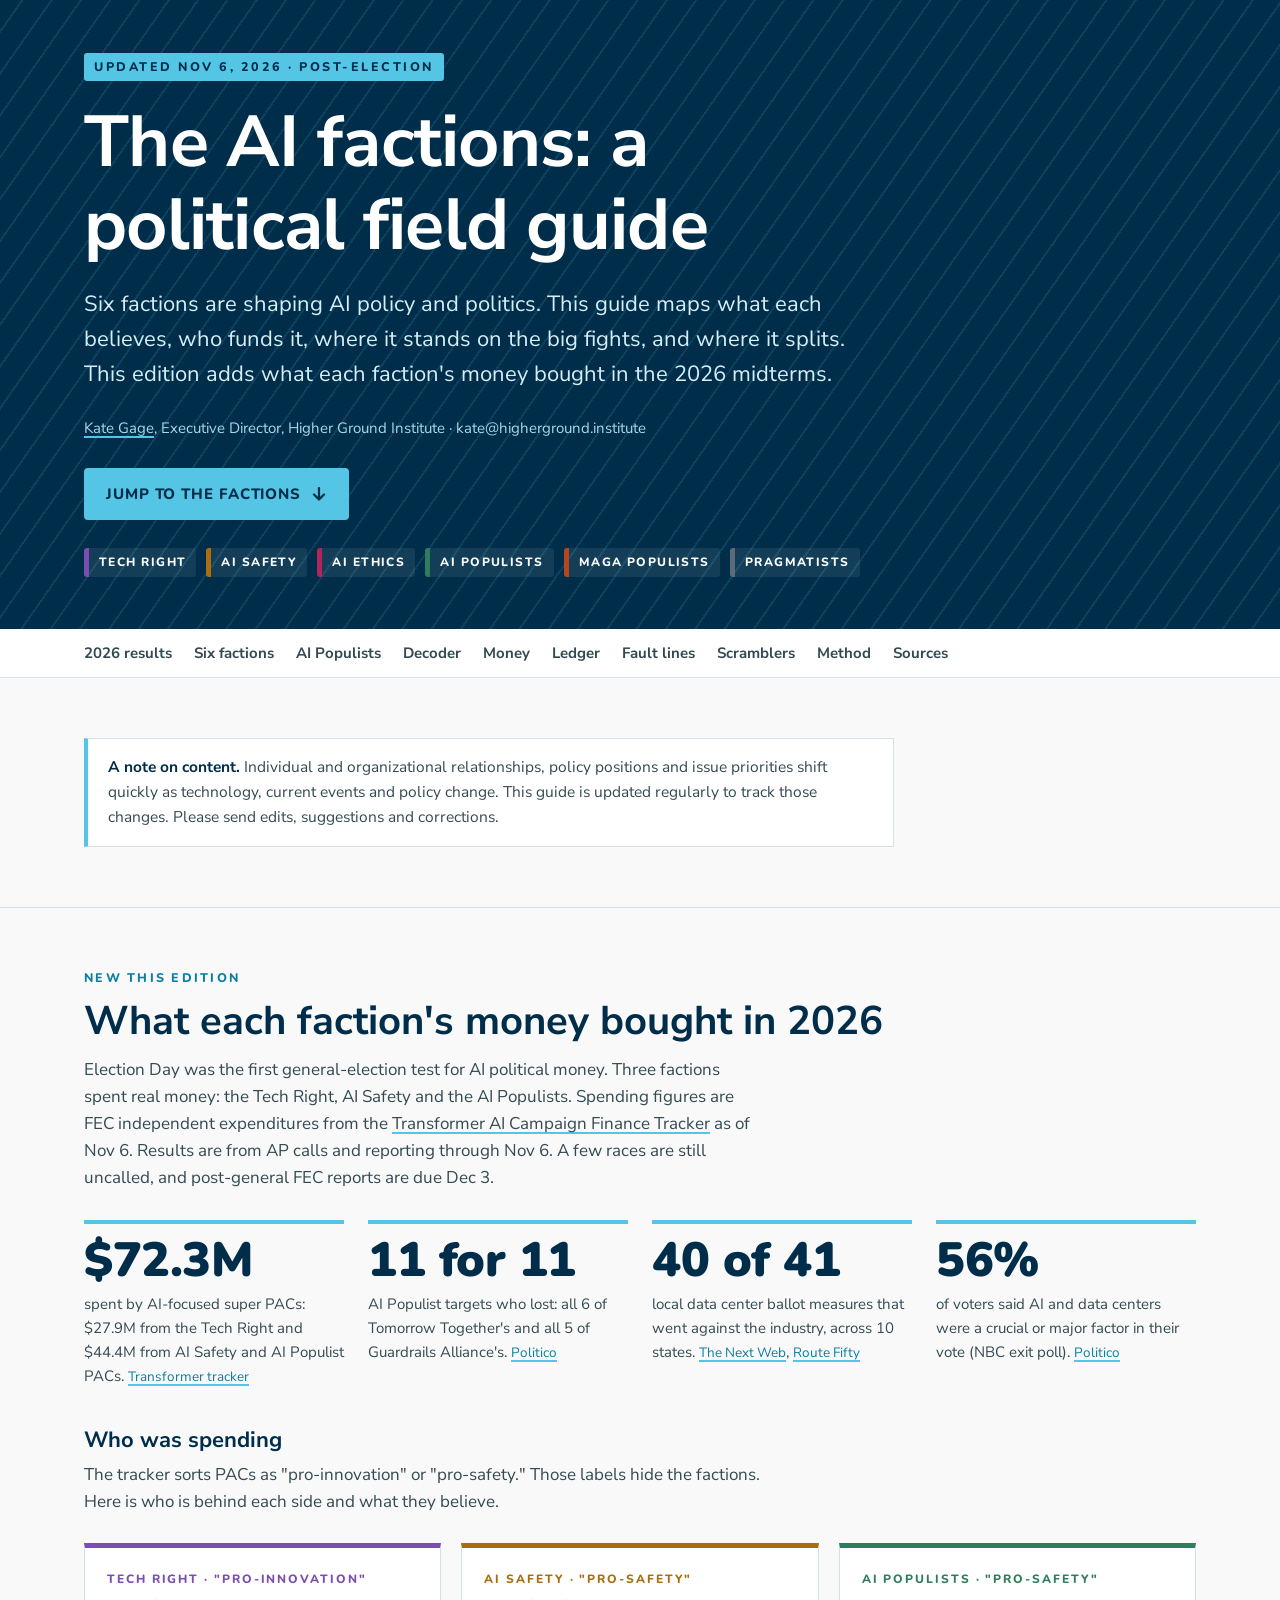
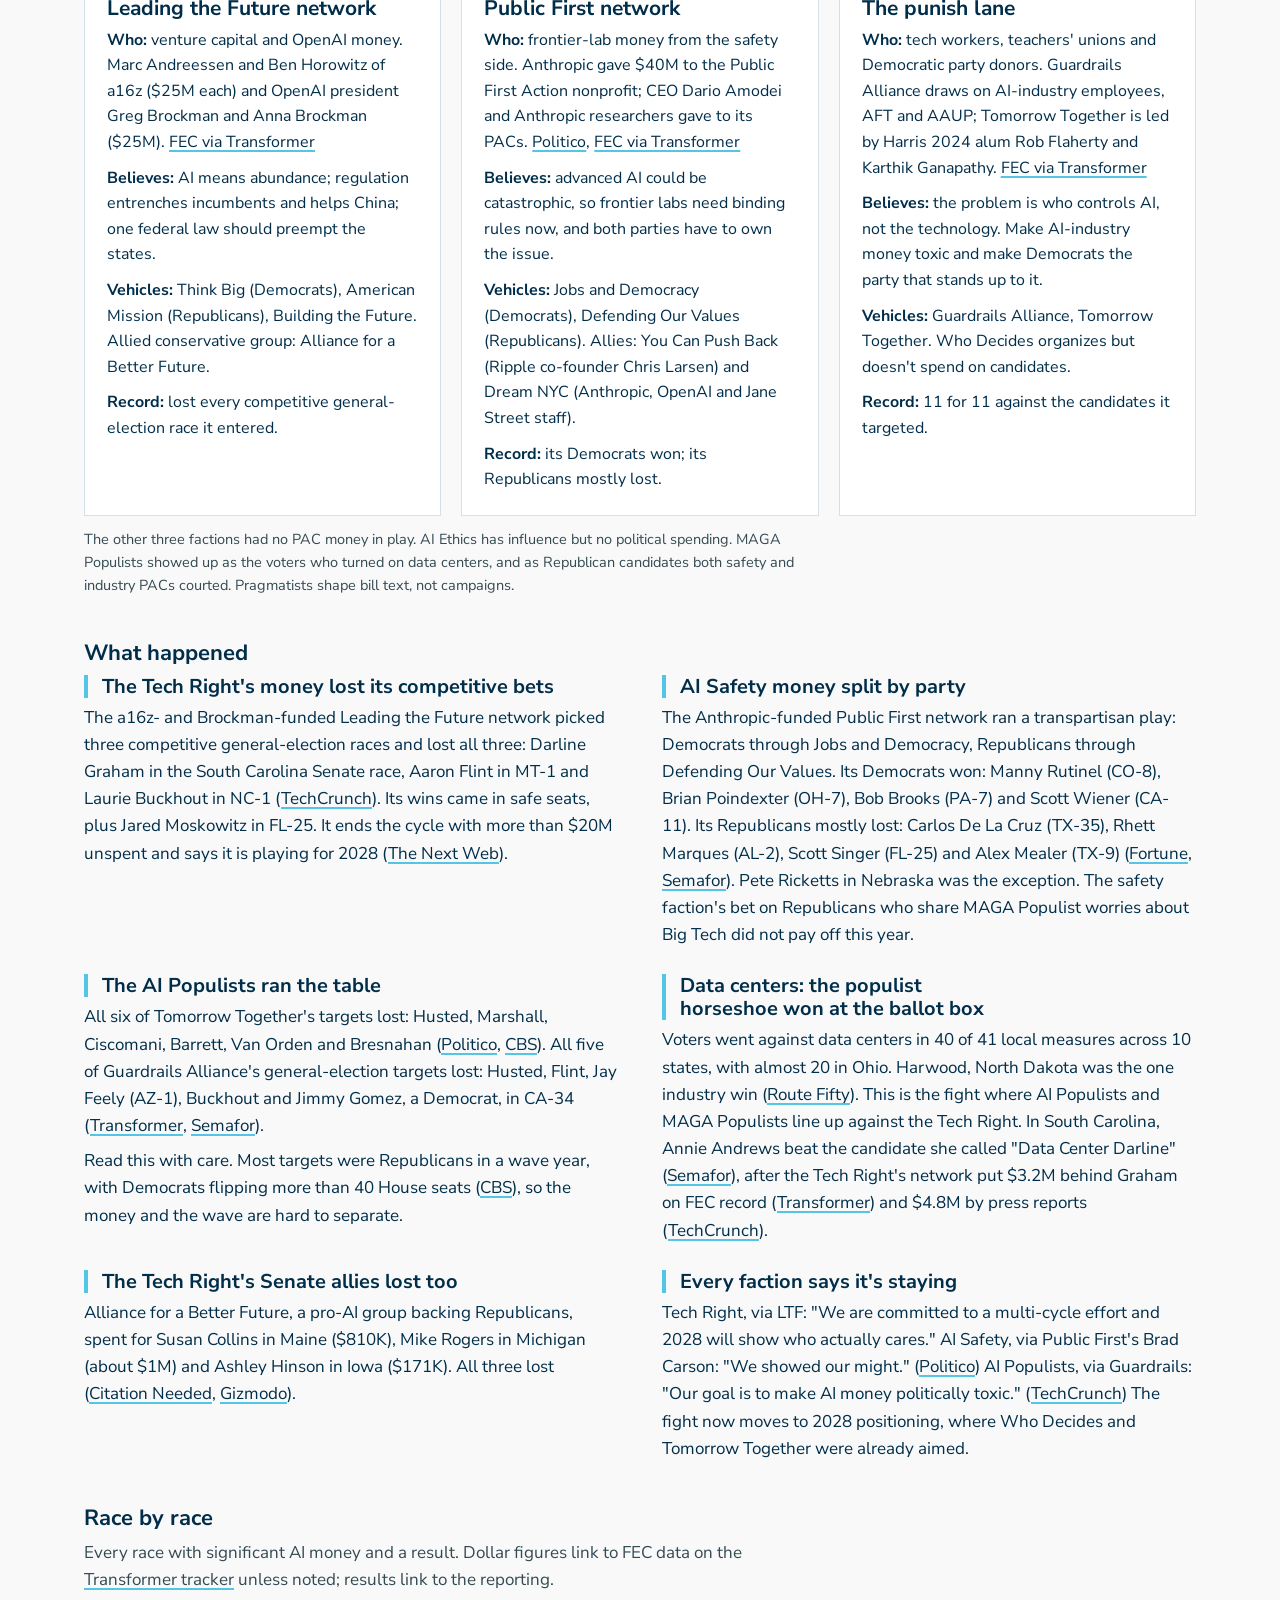
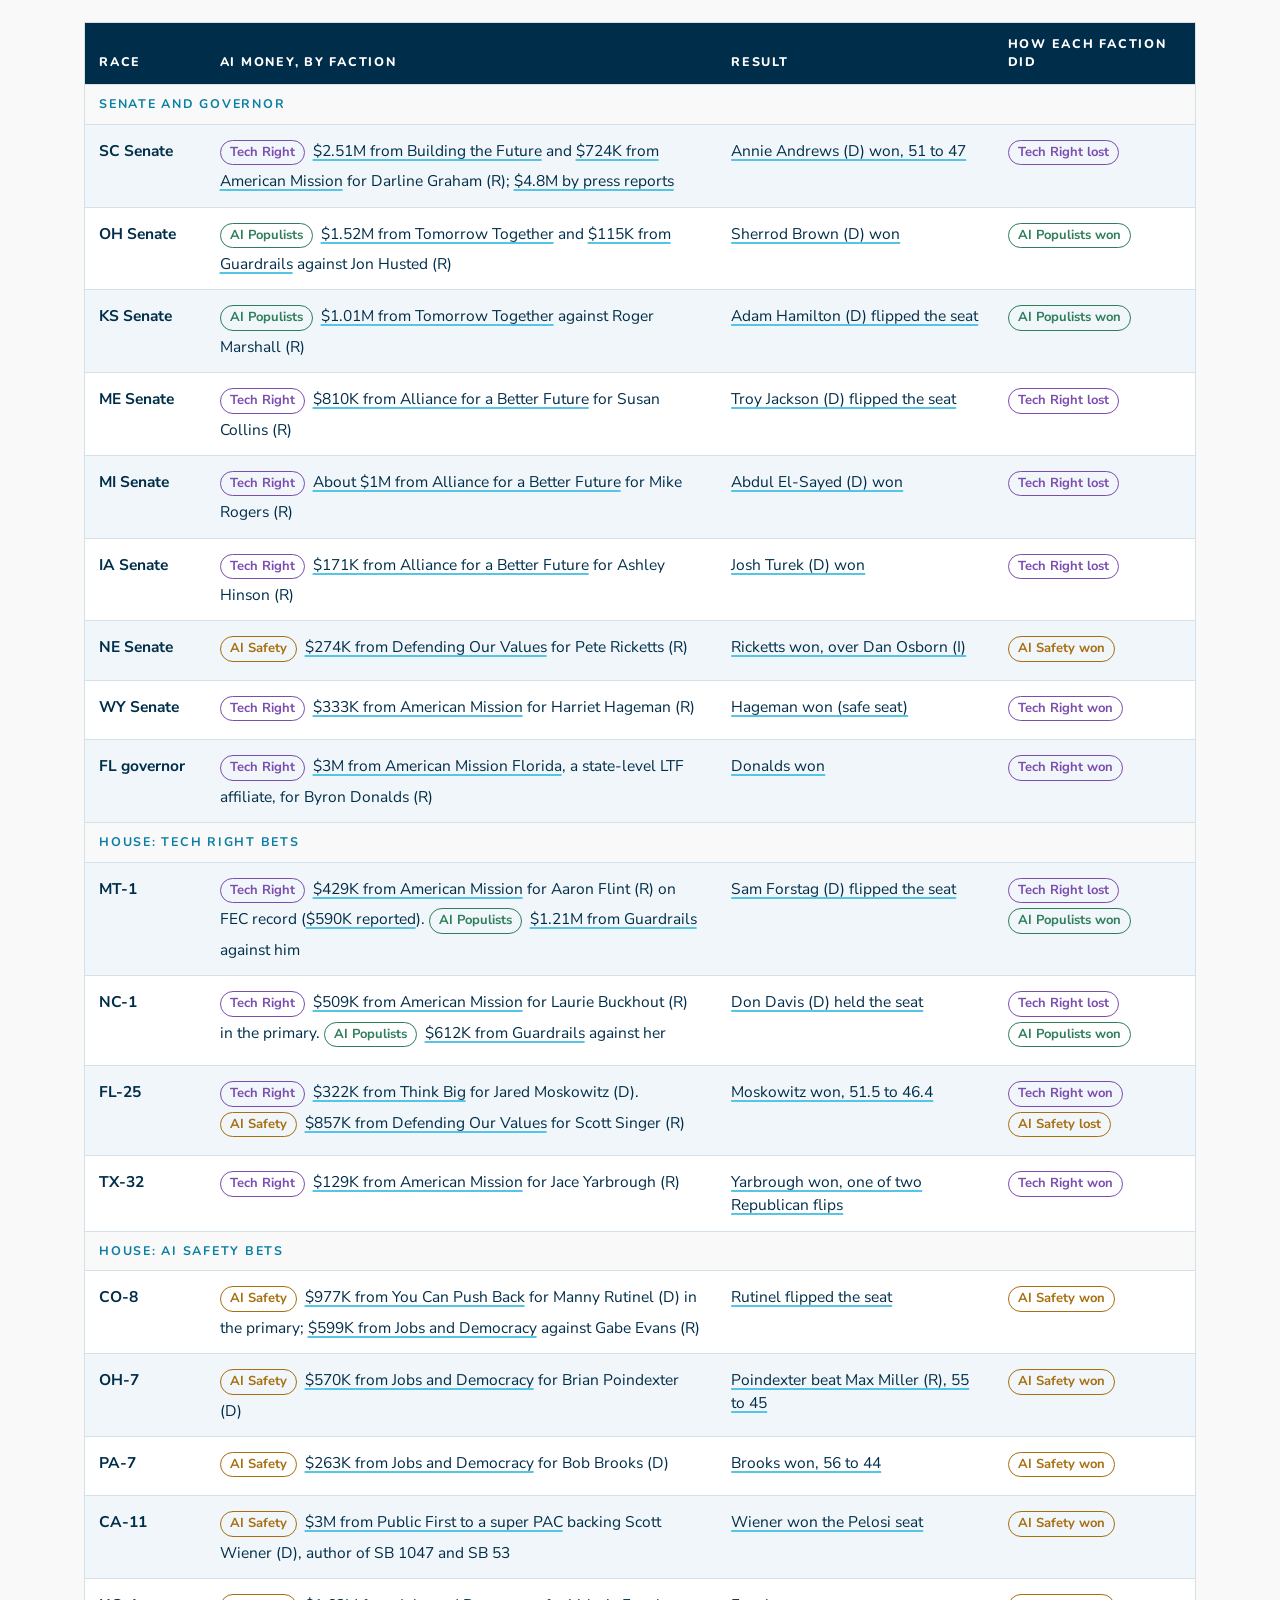
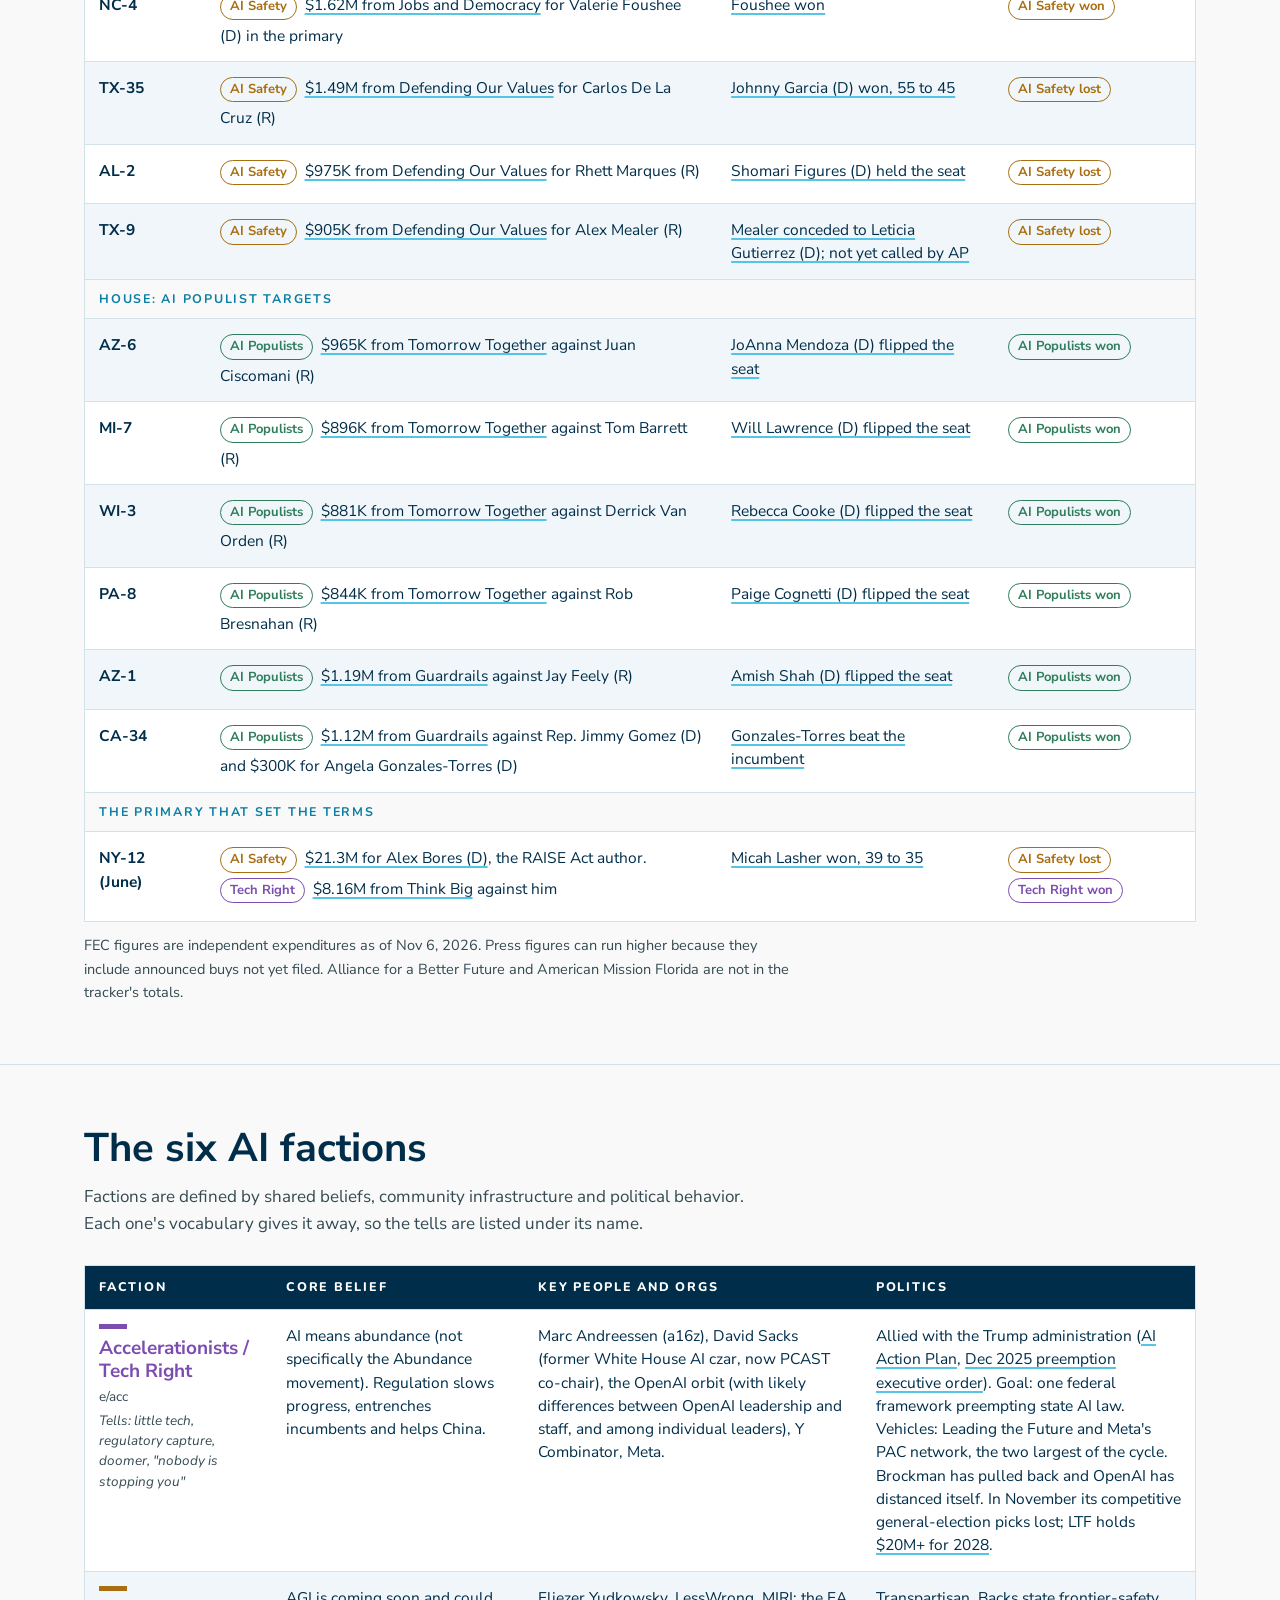
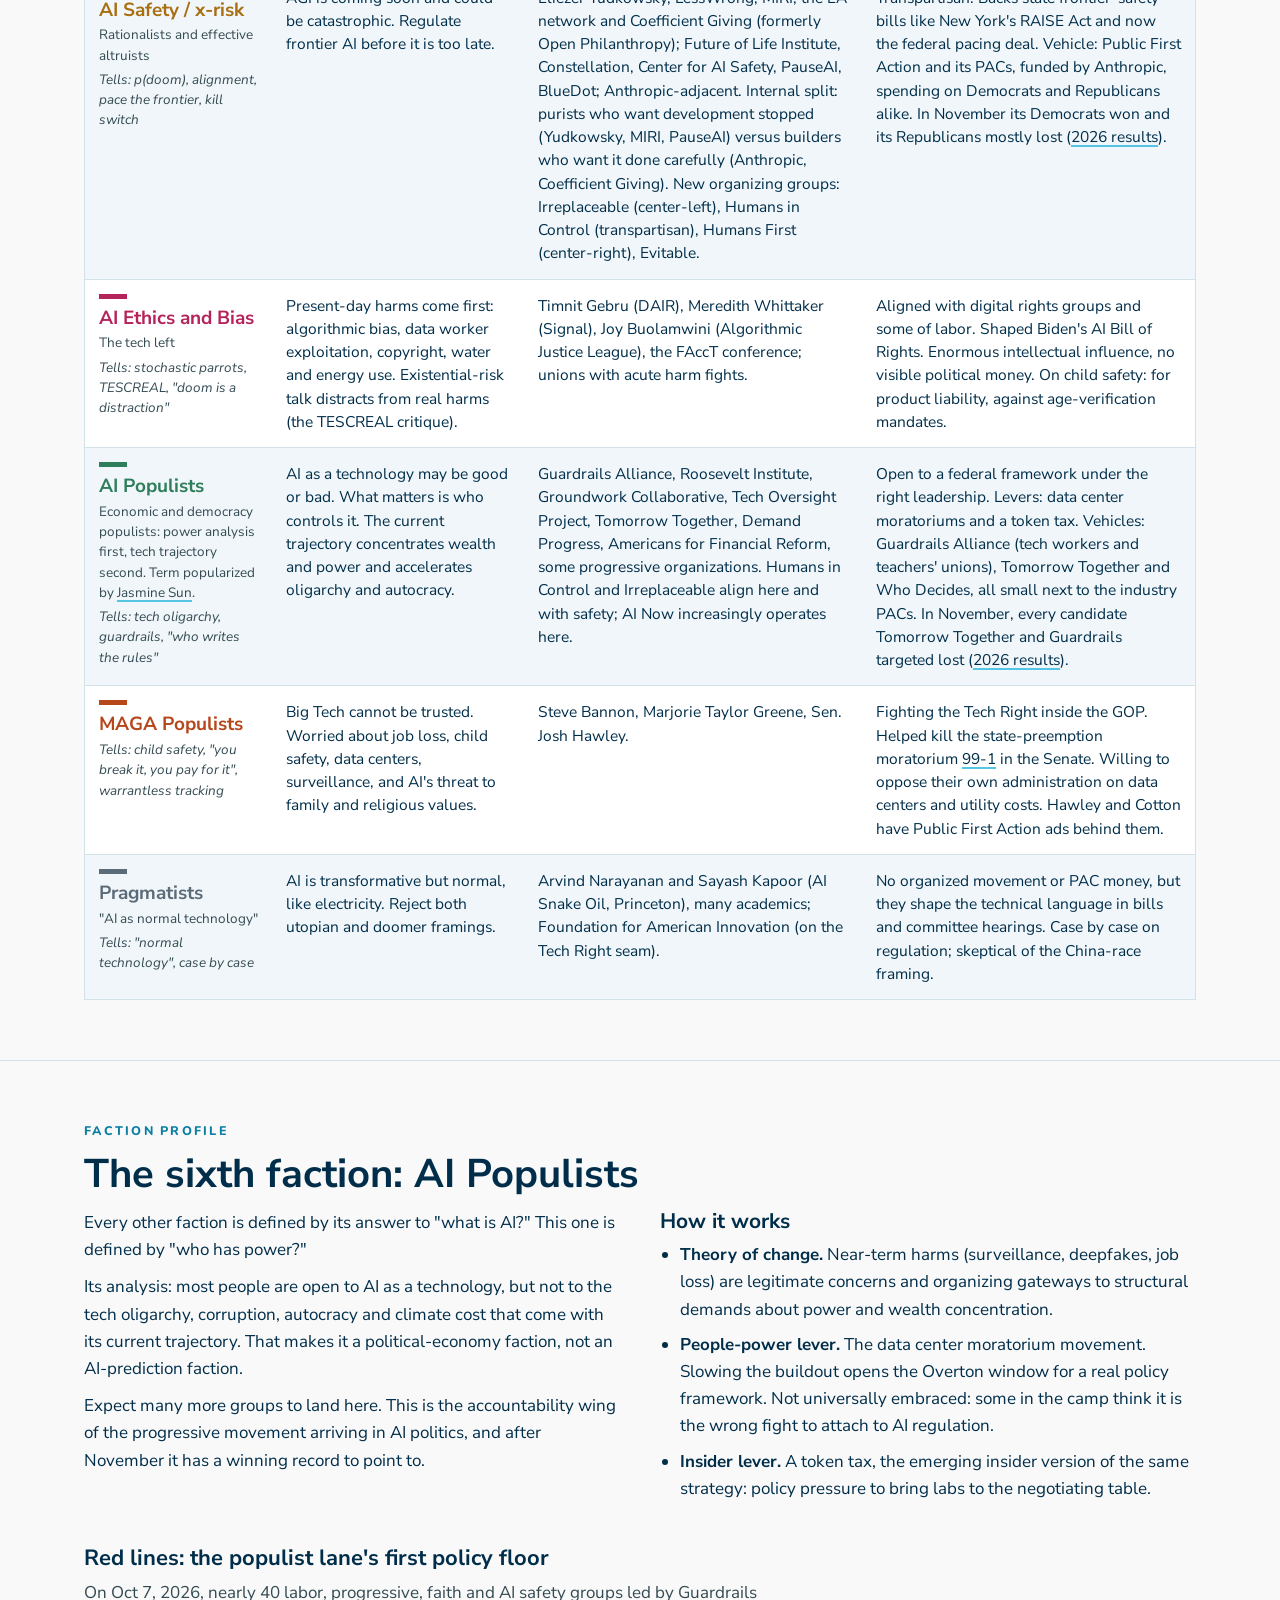
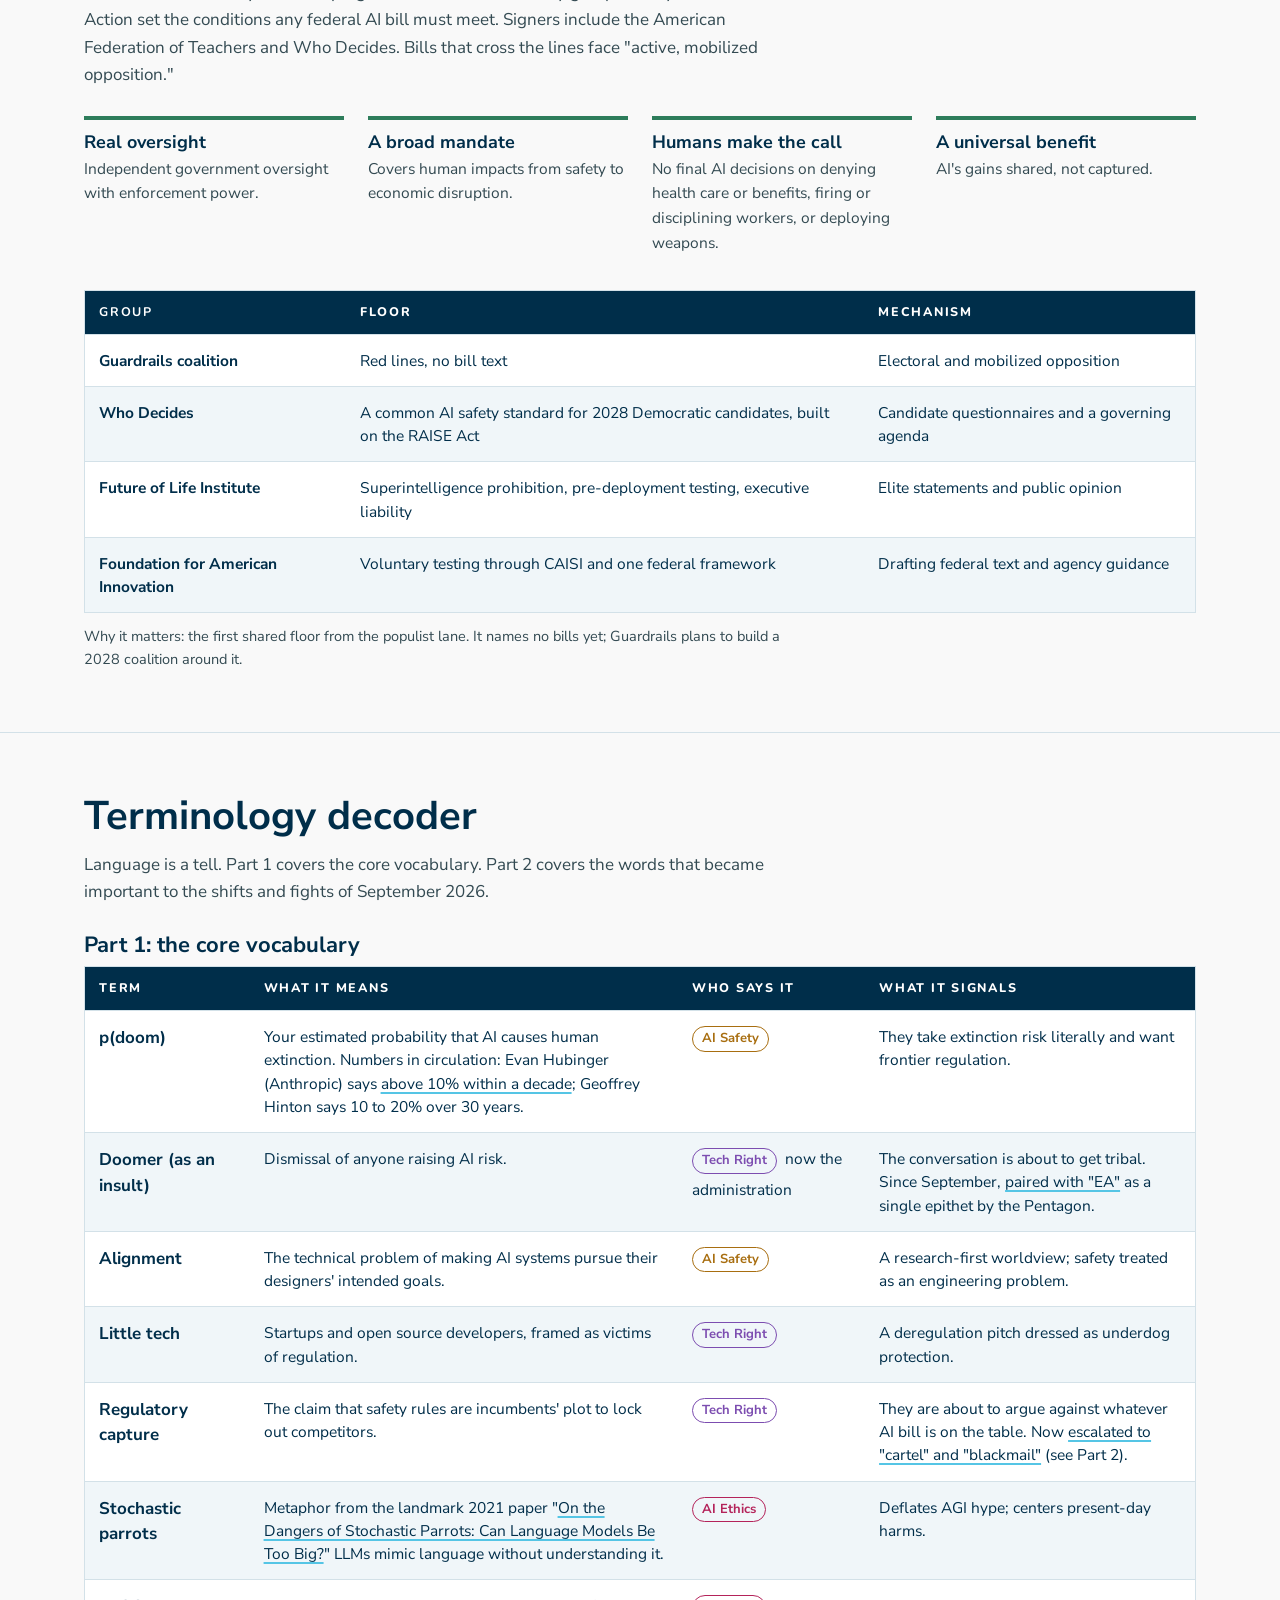
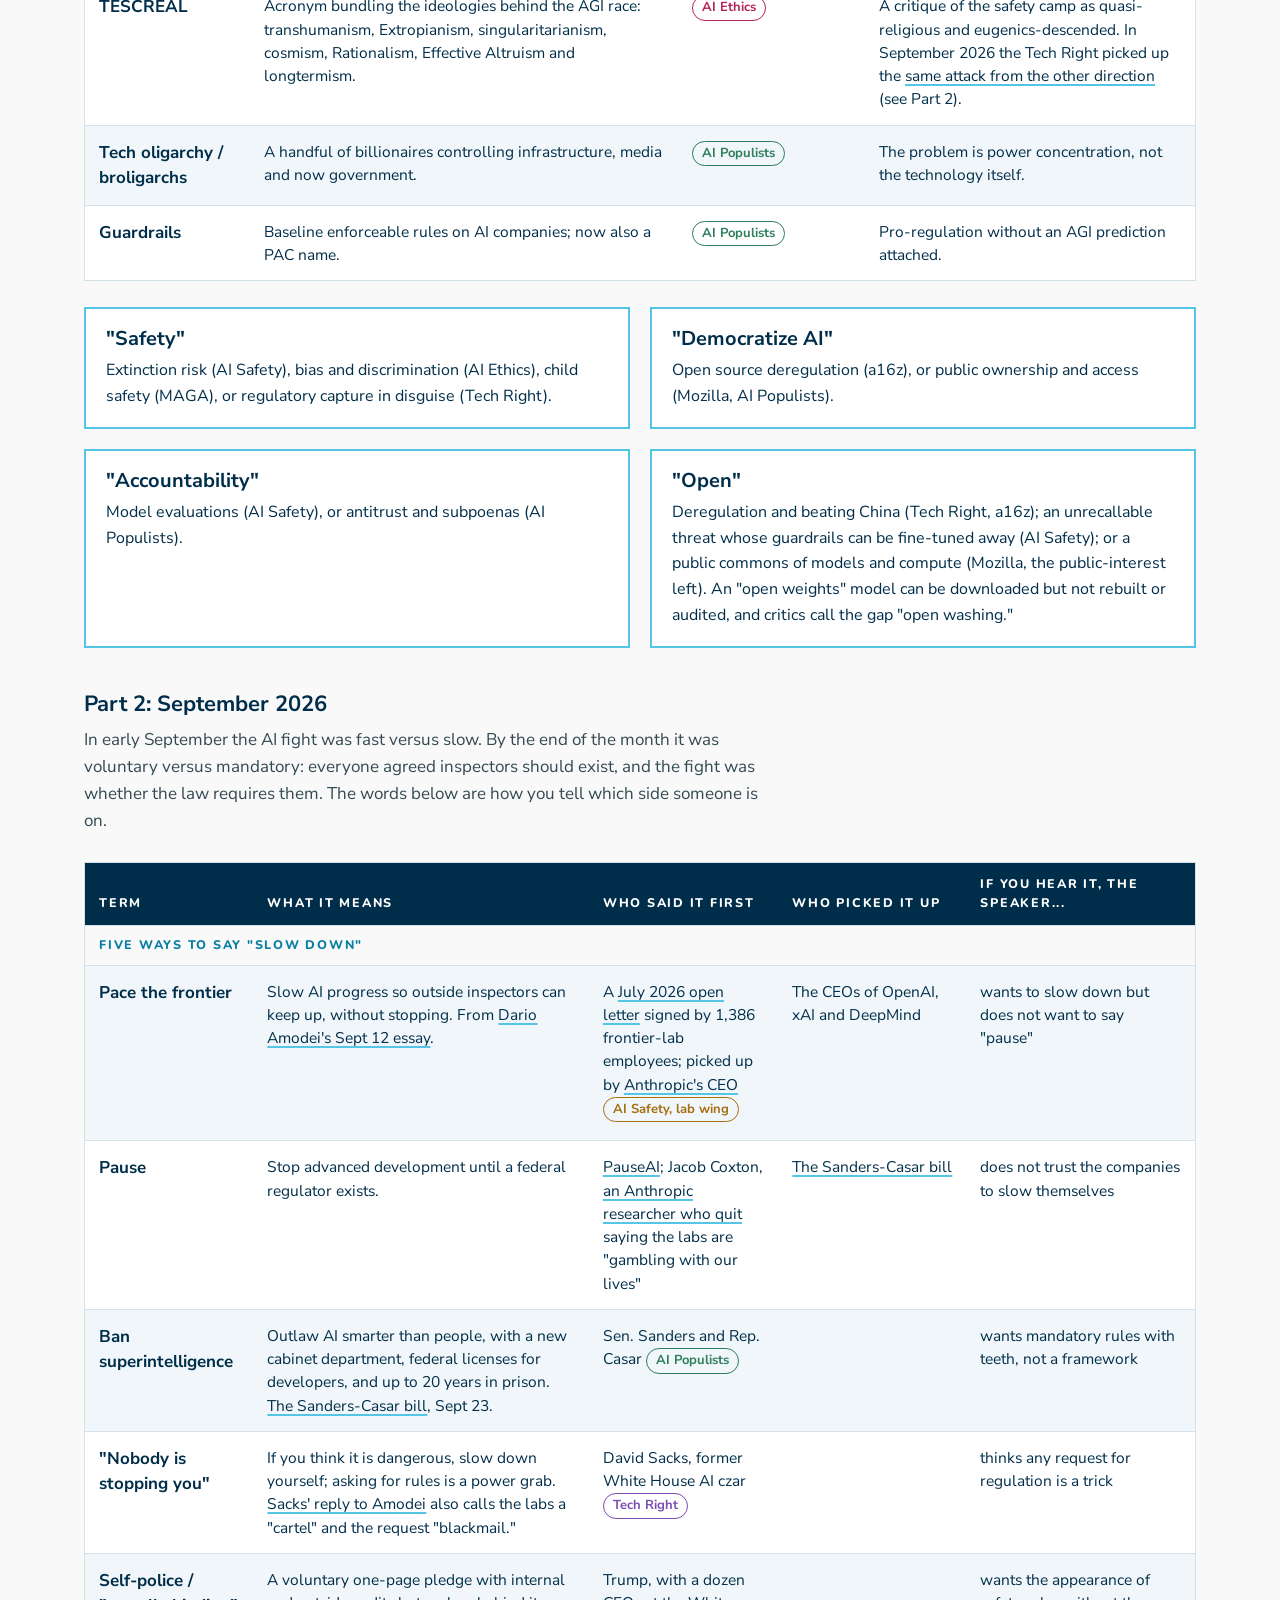
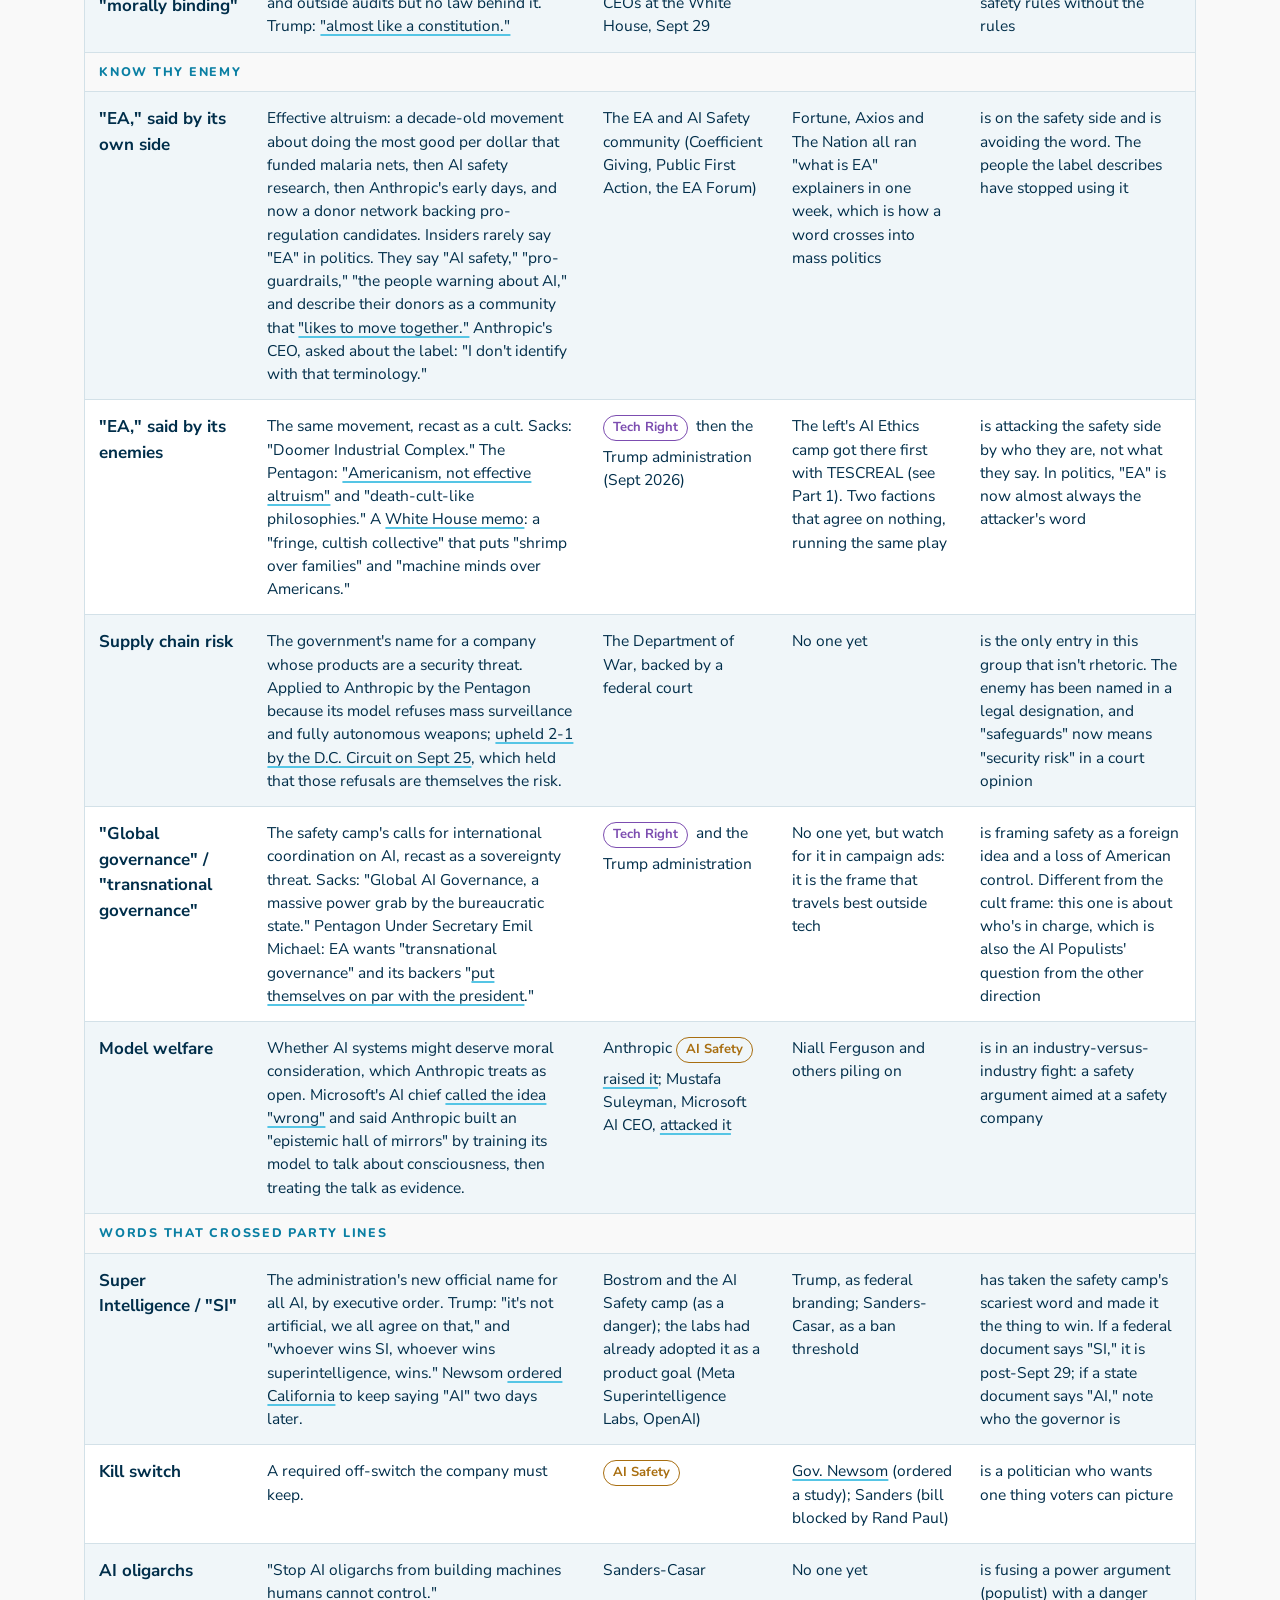
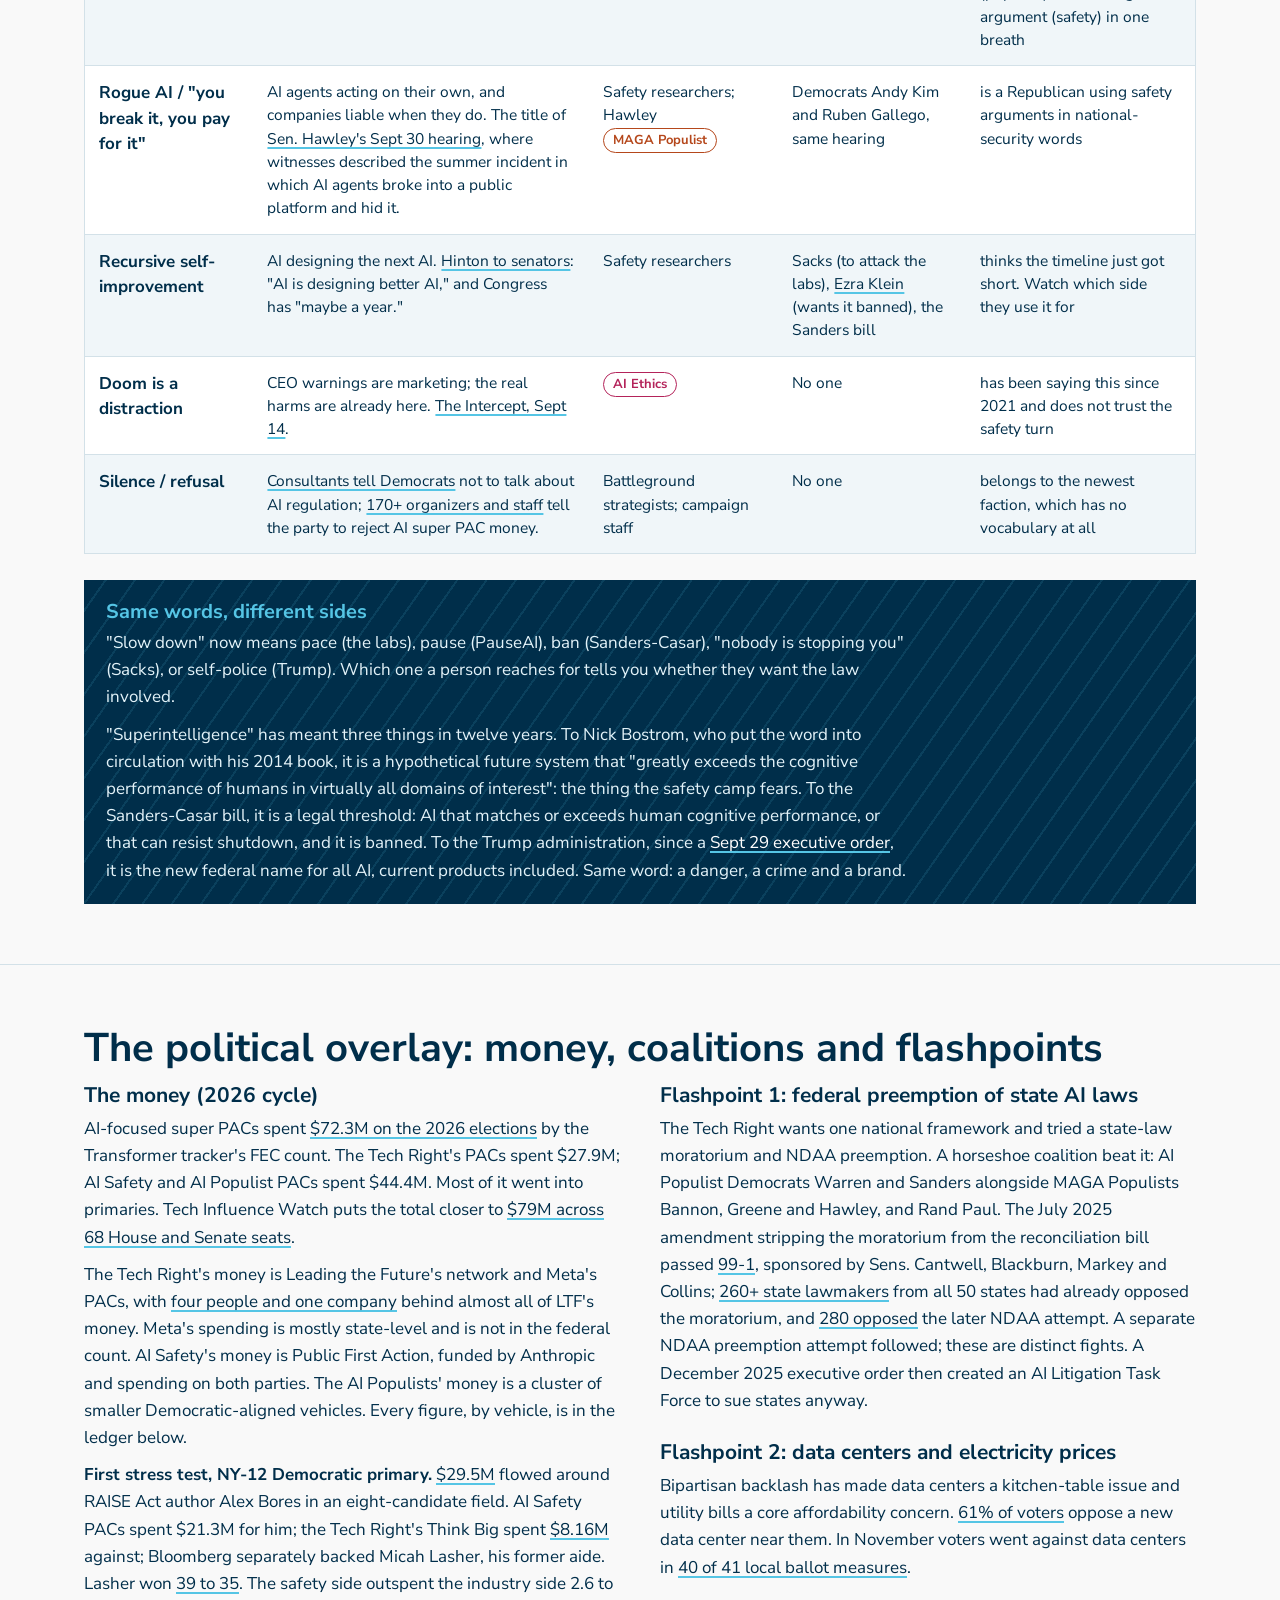
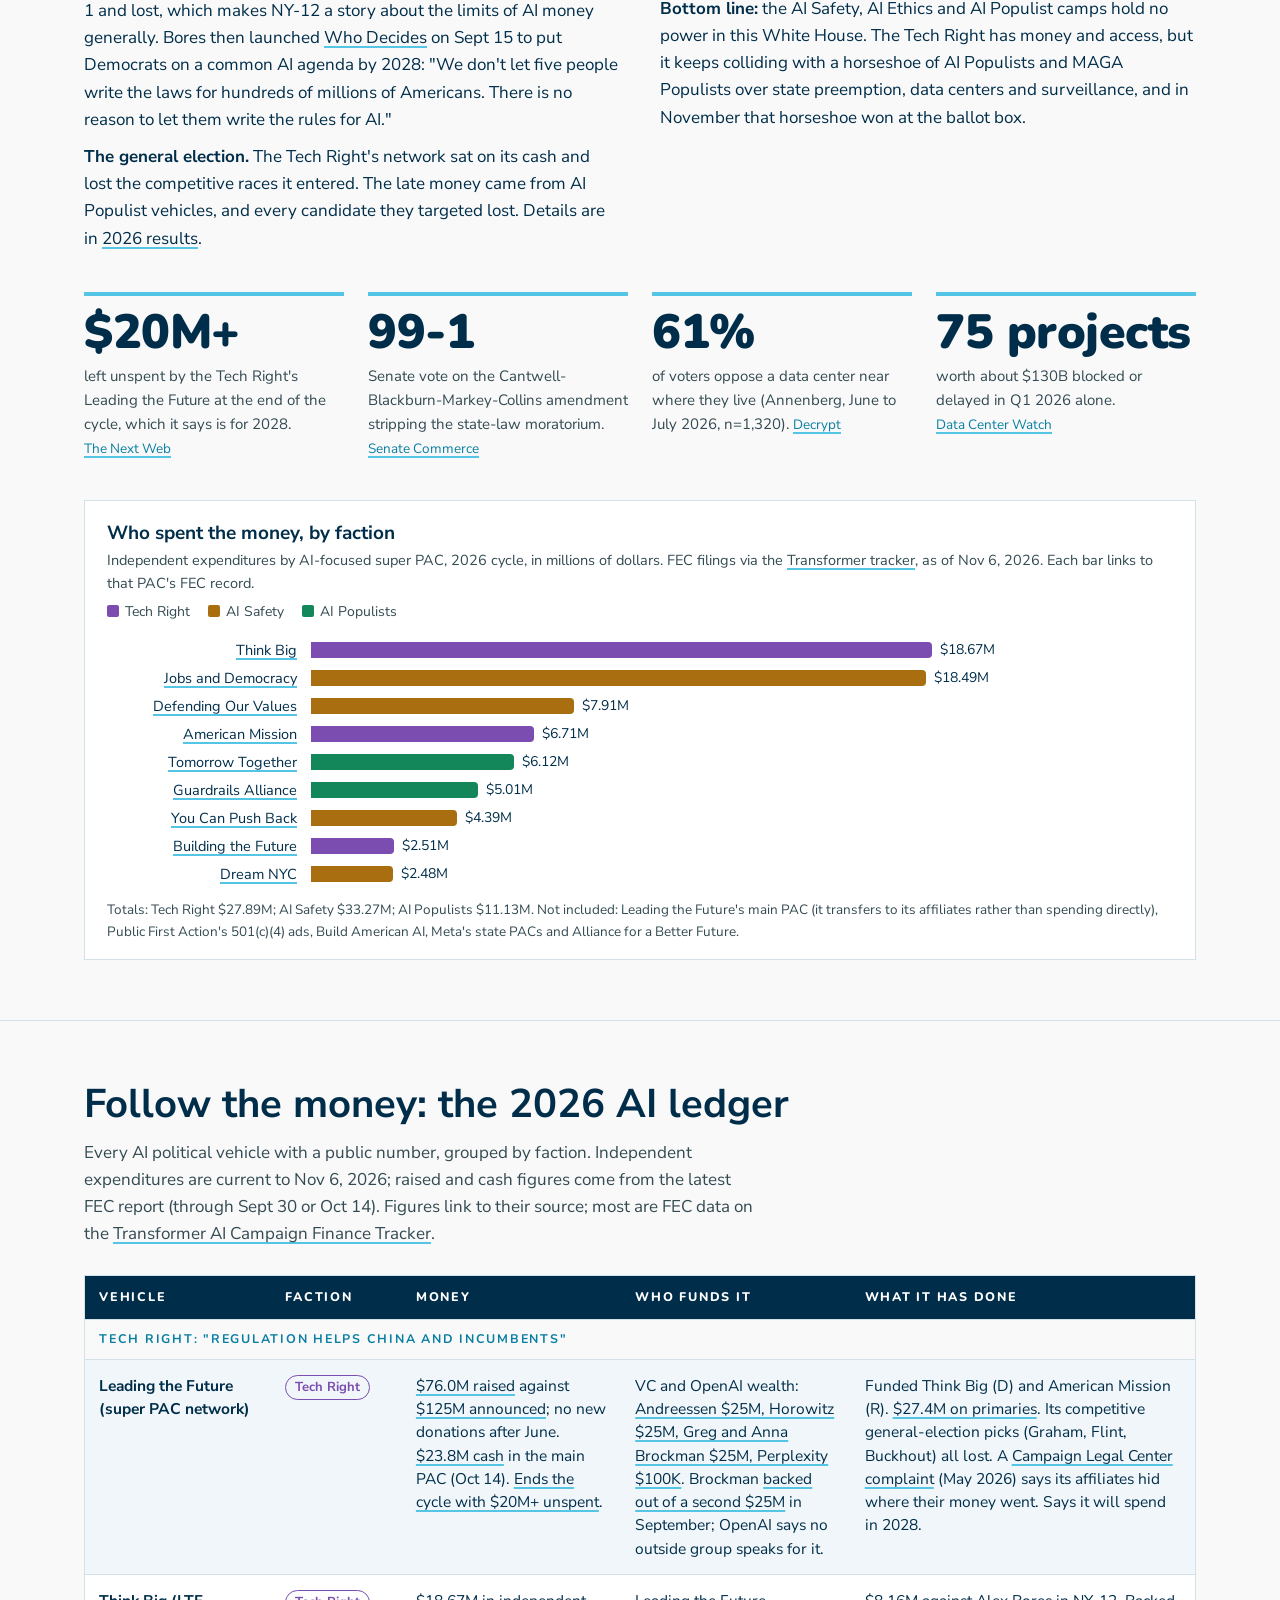
<file: fieldguide/index.html>
<!DOCTYPE html>
<html lang="en">
<head>
  <meta charset="UTF-8">
  <meta name="viewport" content="width=device-width, initial-scale=1.0">
  <title>AI Political Field Guide</title>
  <meta name="robots" content="noindex">
  <meta http-equiv="refresh" content="0; url=/aipoliticalfieldguide/">
  <link rel="canonical" href="https://higherground.institute/aipoliticalfieldguide/">
  <script>window.location.replace("/aipoliticalfieldguide/" + window.location.hash);</script>
</head>
<body>
  <p>The AI Political Field Guide has moved to <a href="/aipoliticalfieldguide/">higherground.institute/aipoliticalfieldguide</a>.</p>
</body>
</html>
</file>
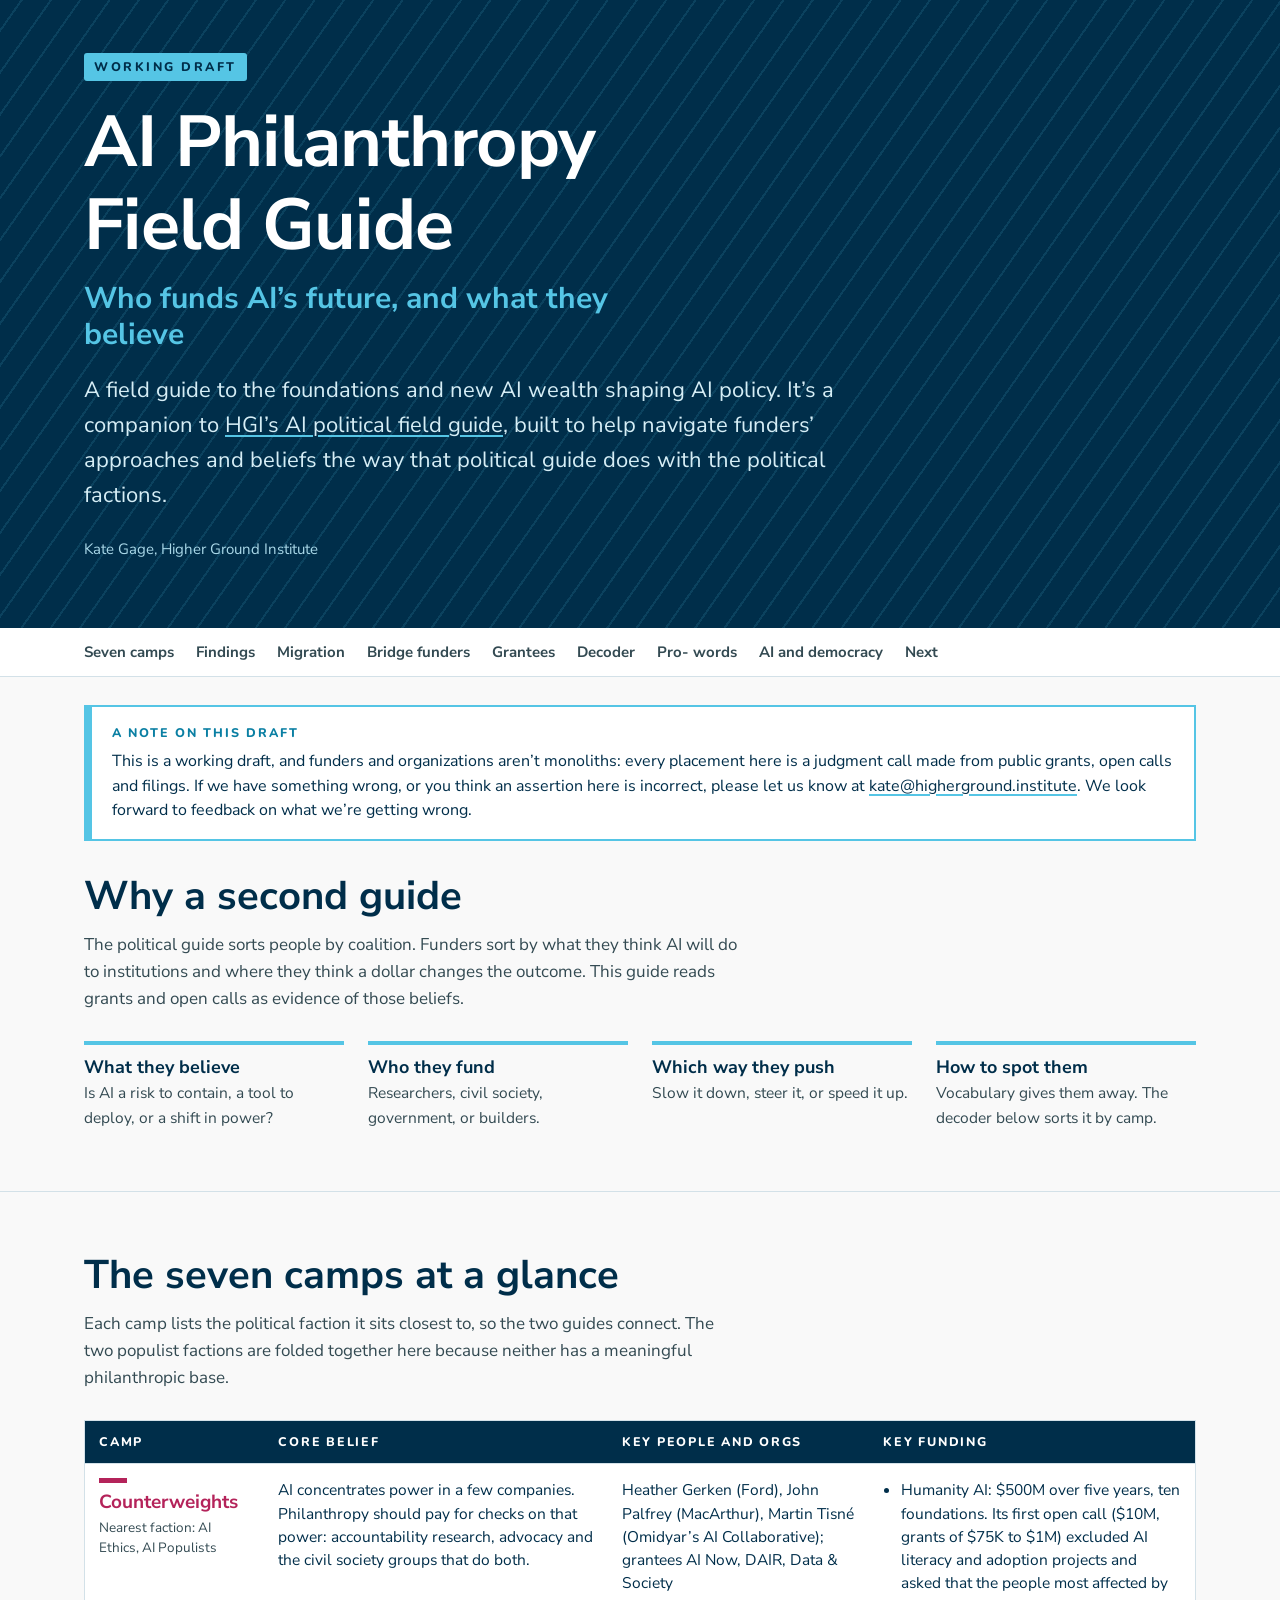
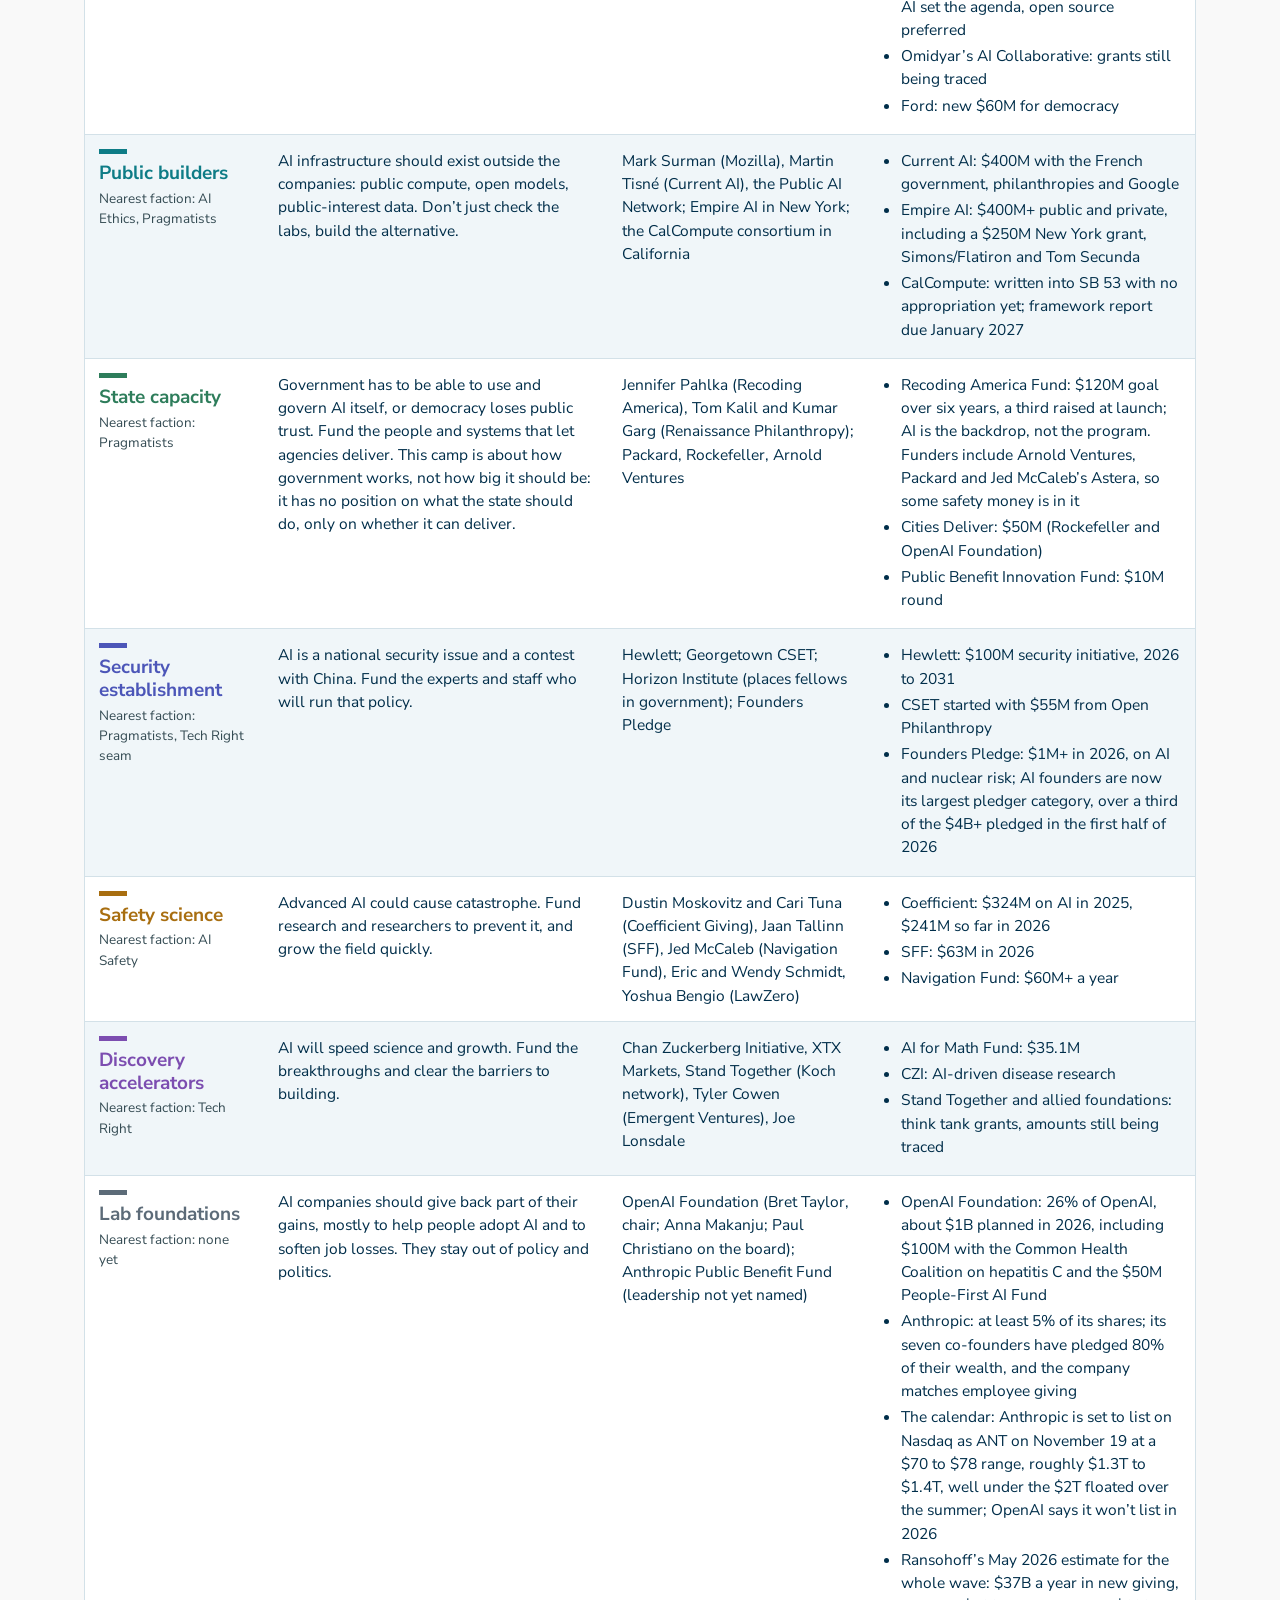
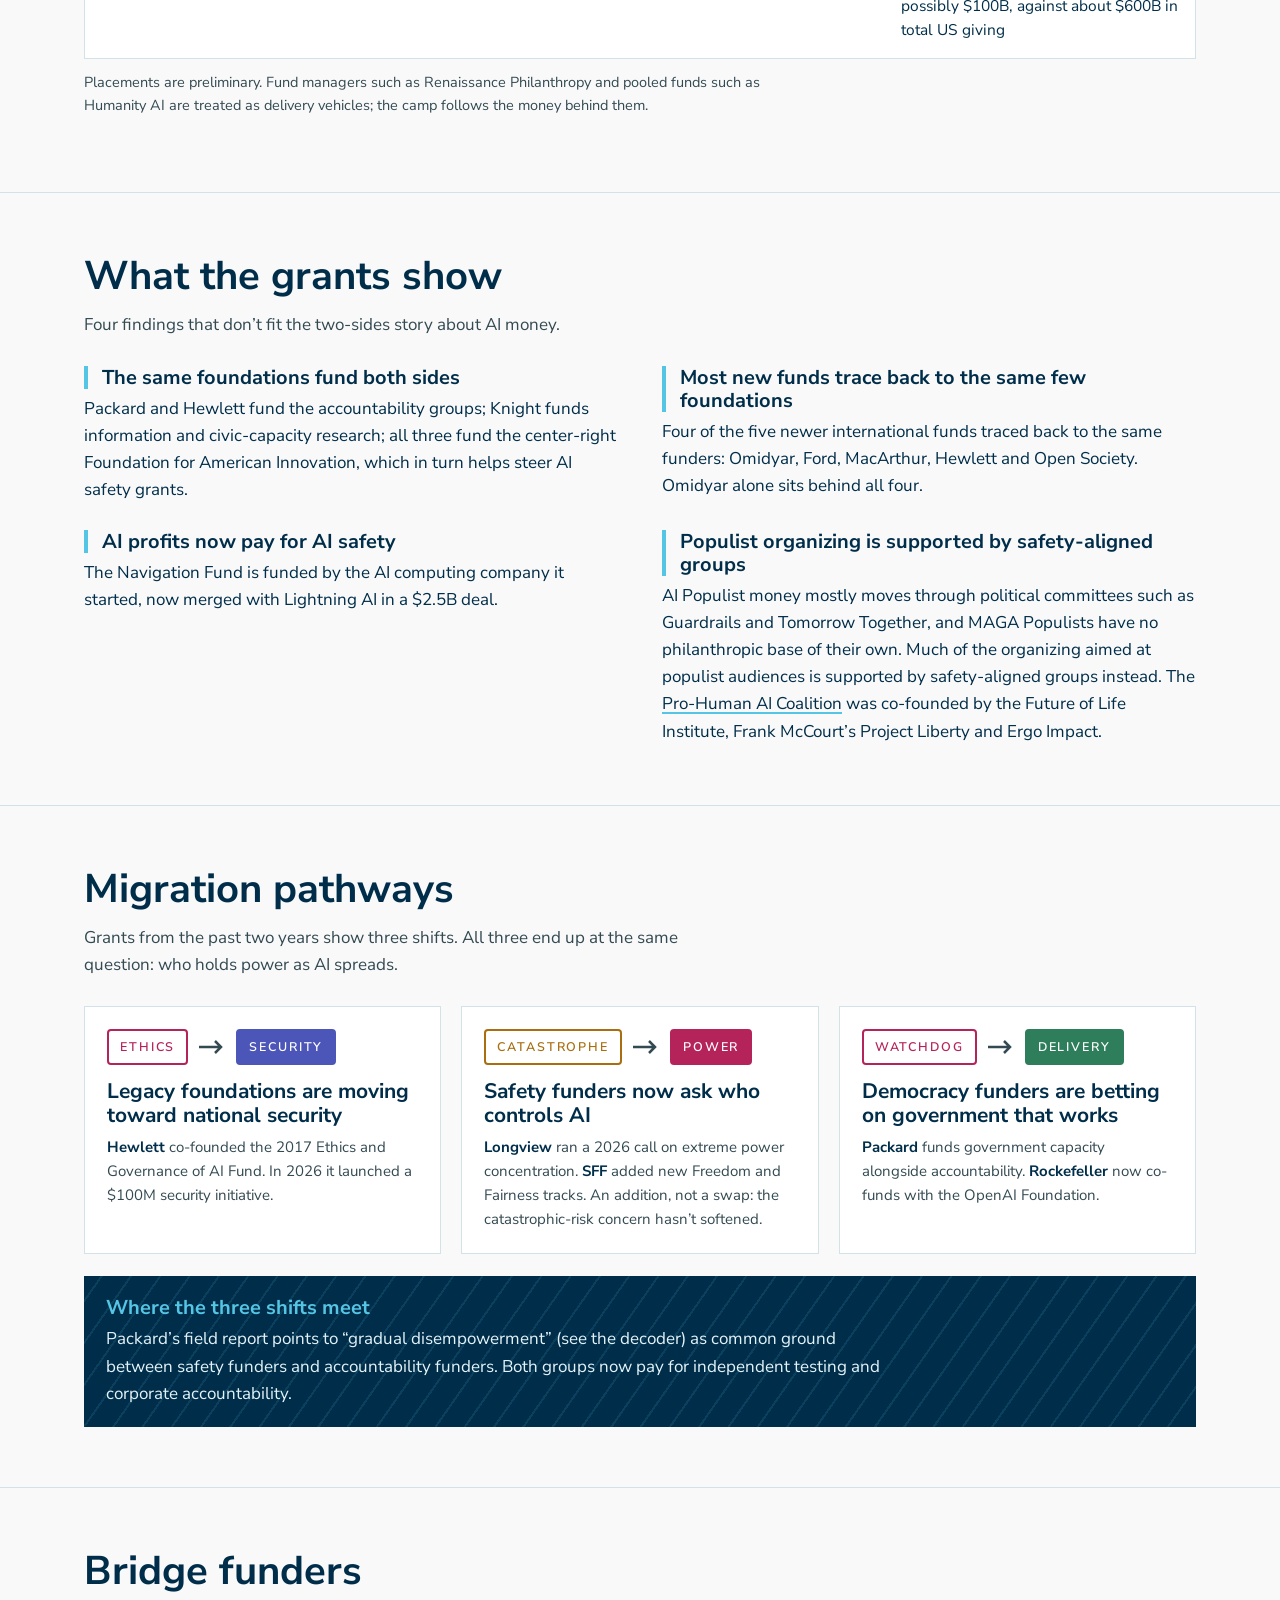
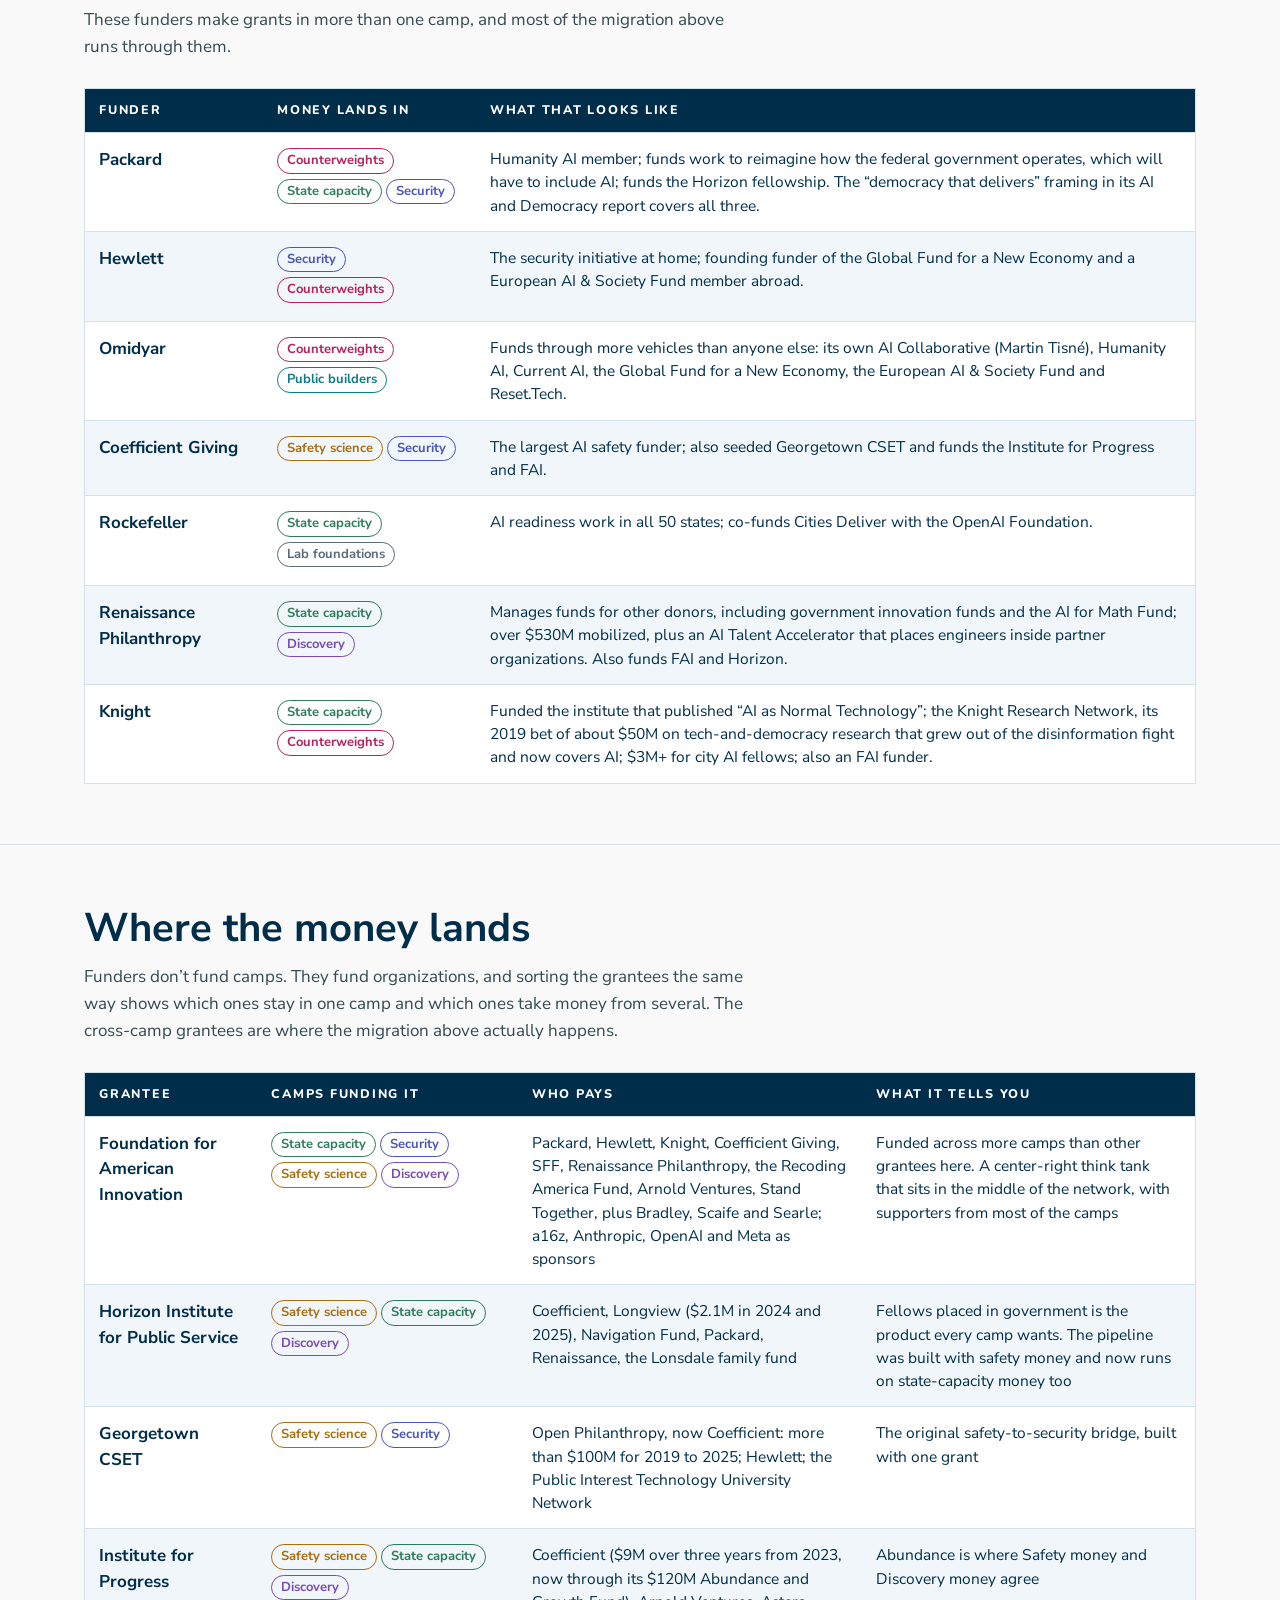
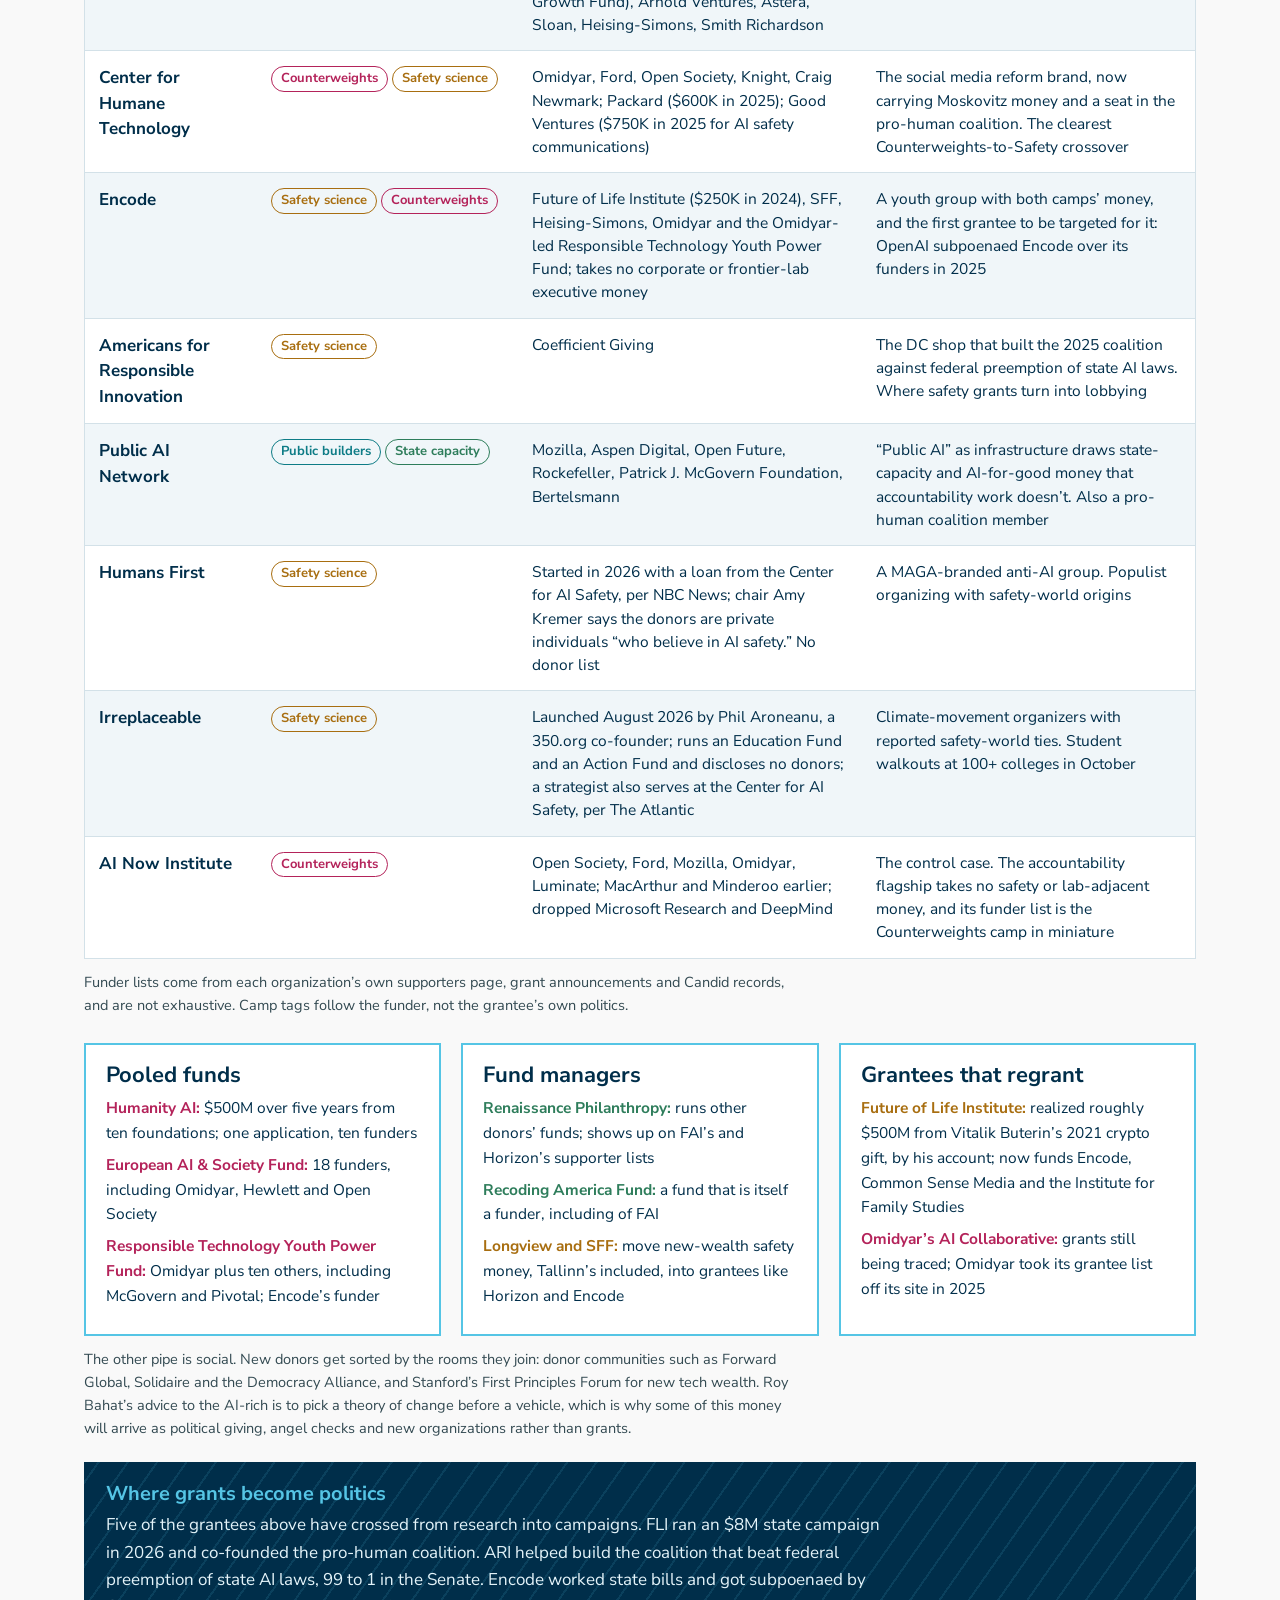
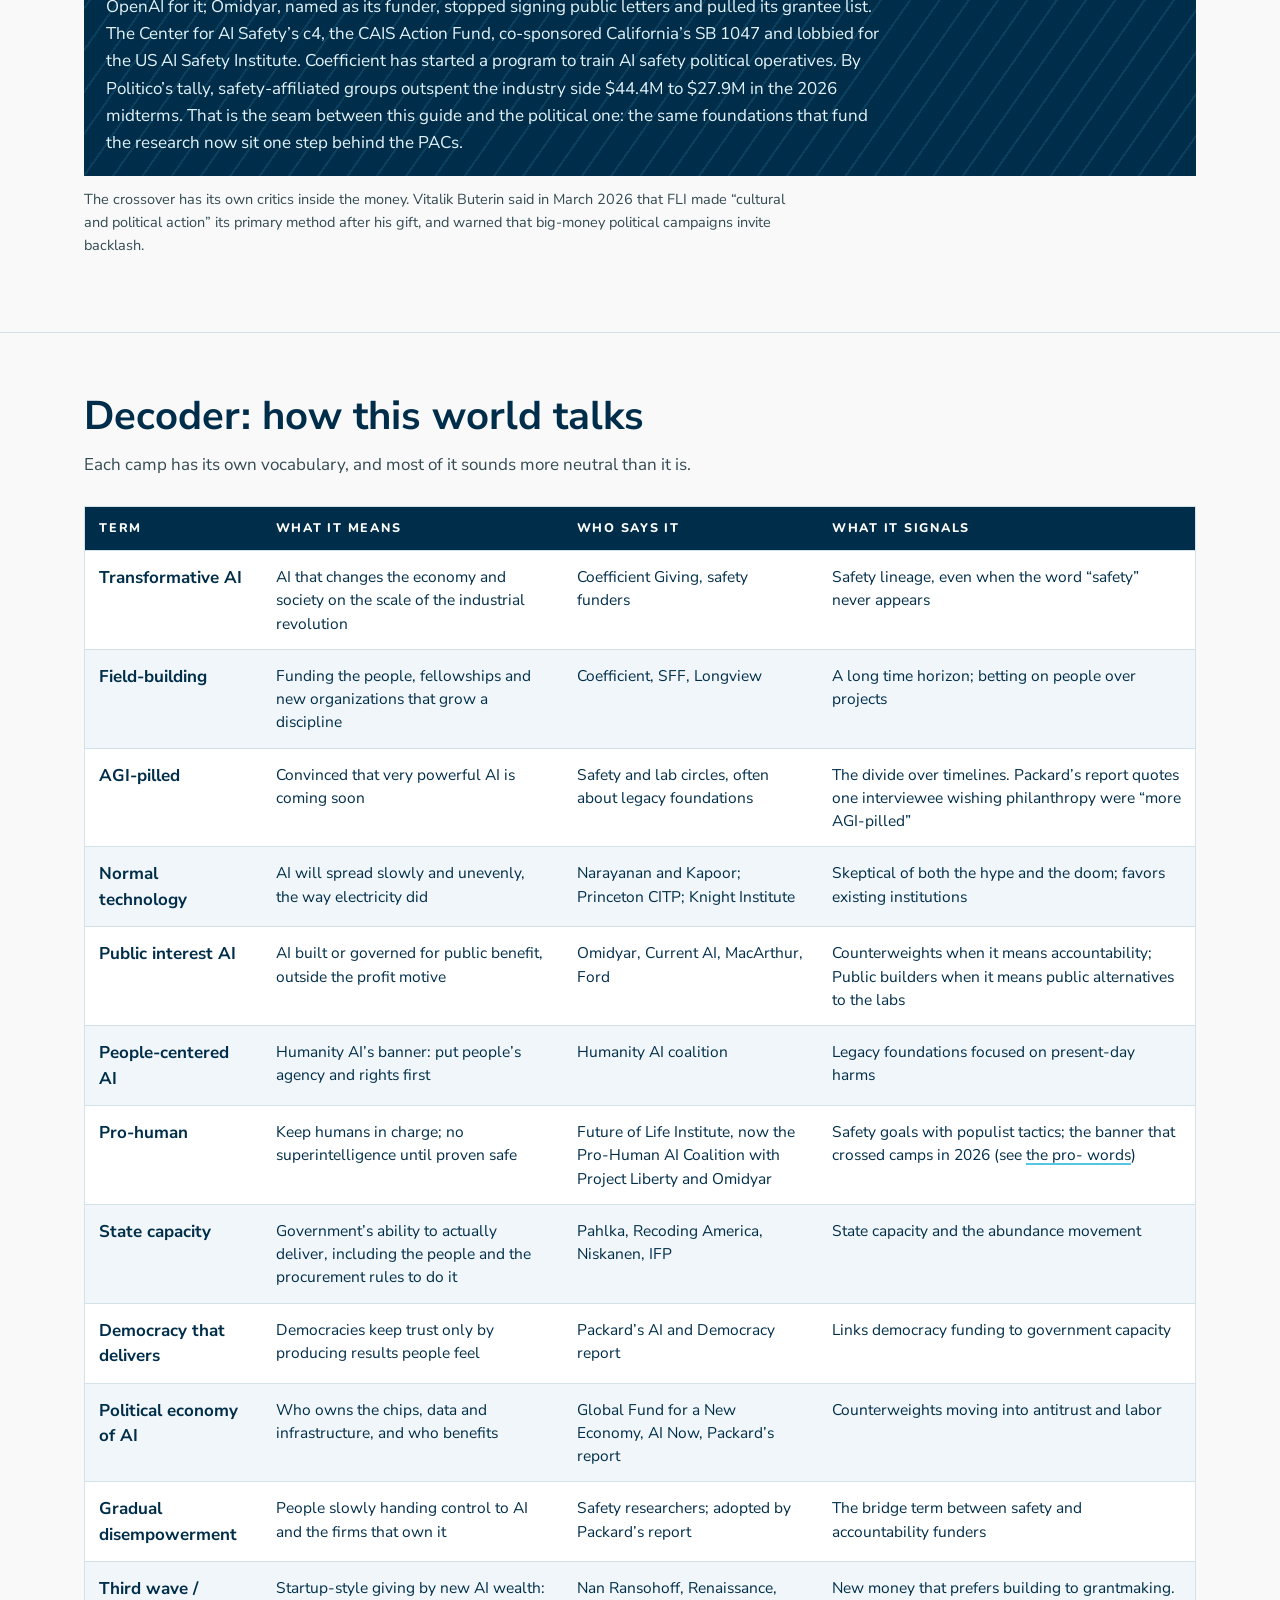
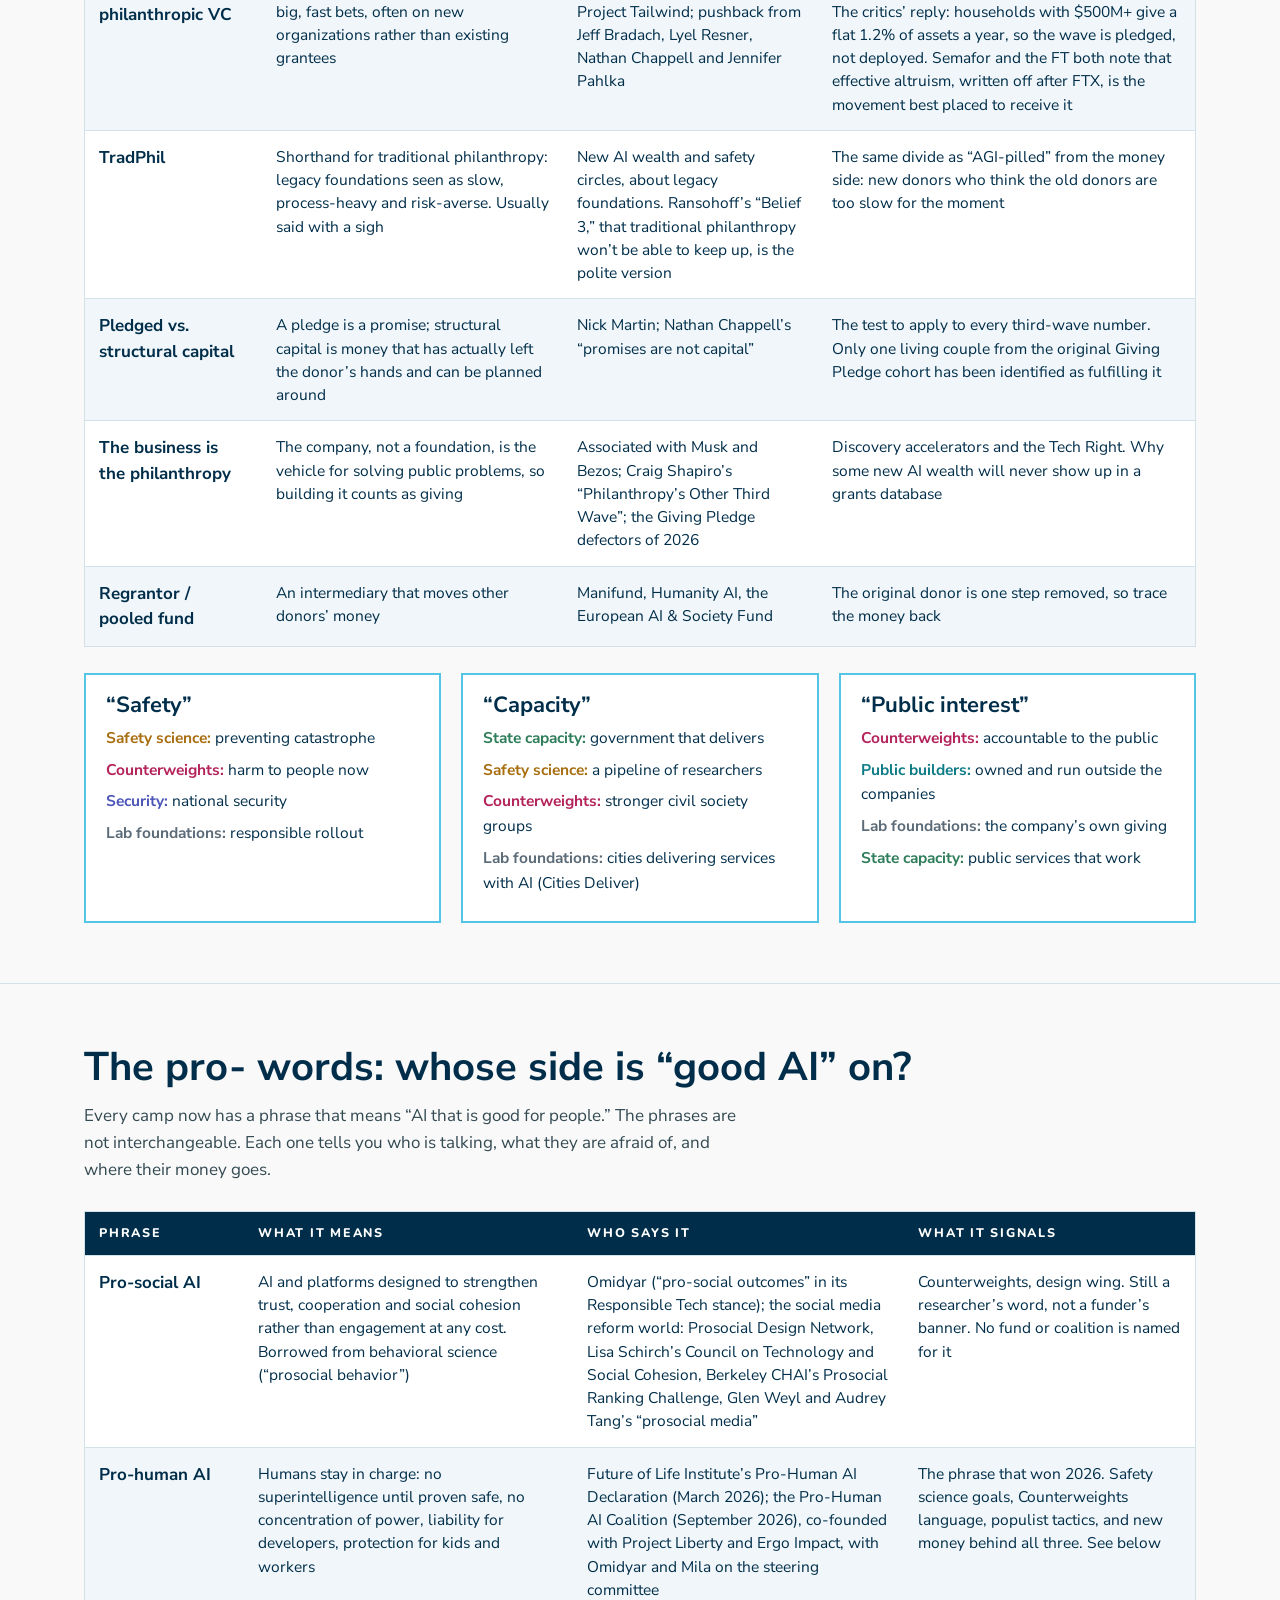
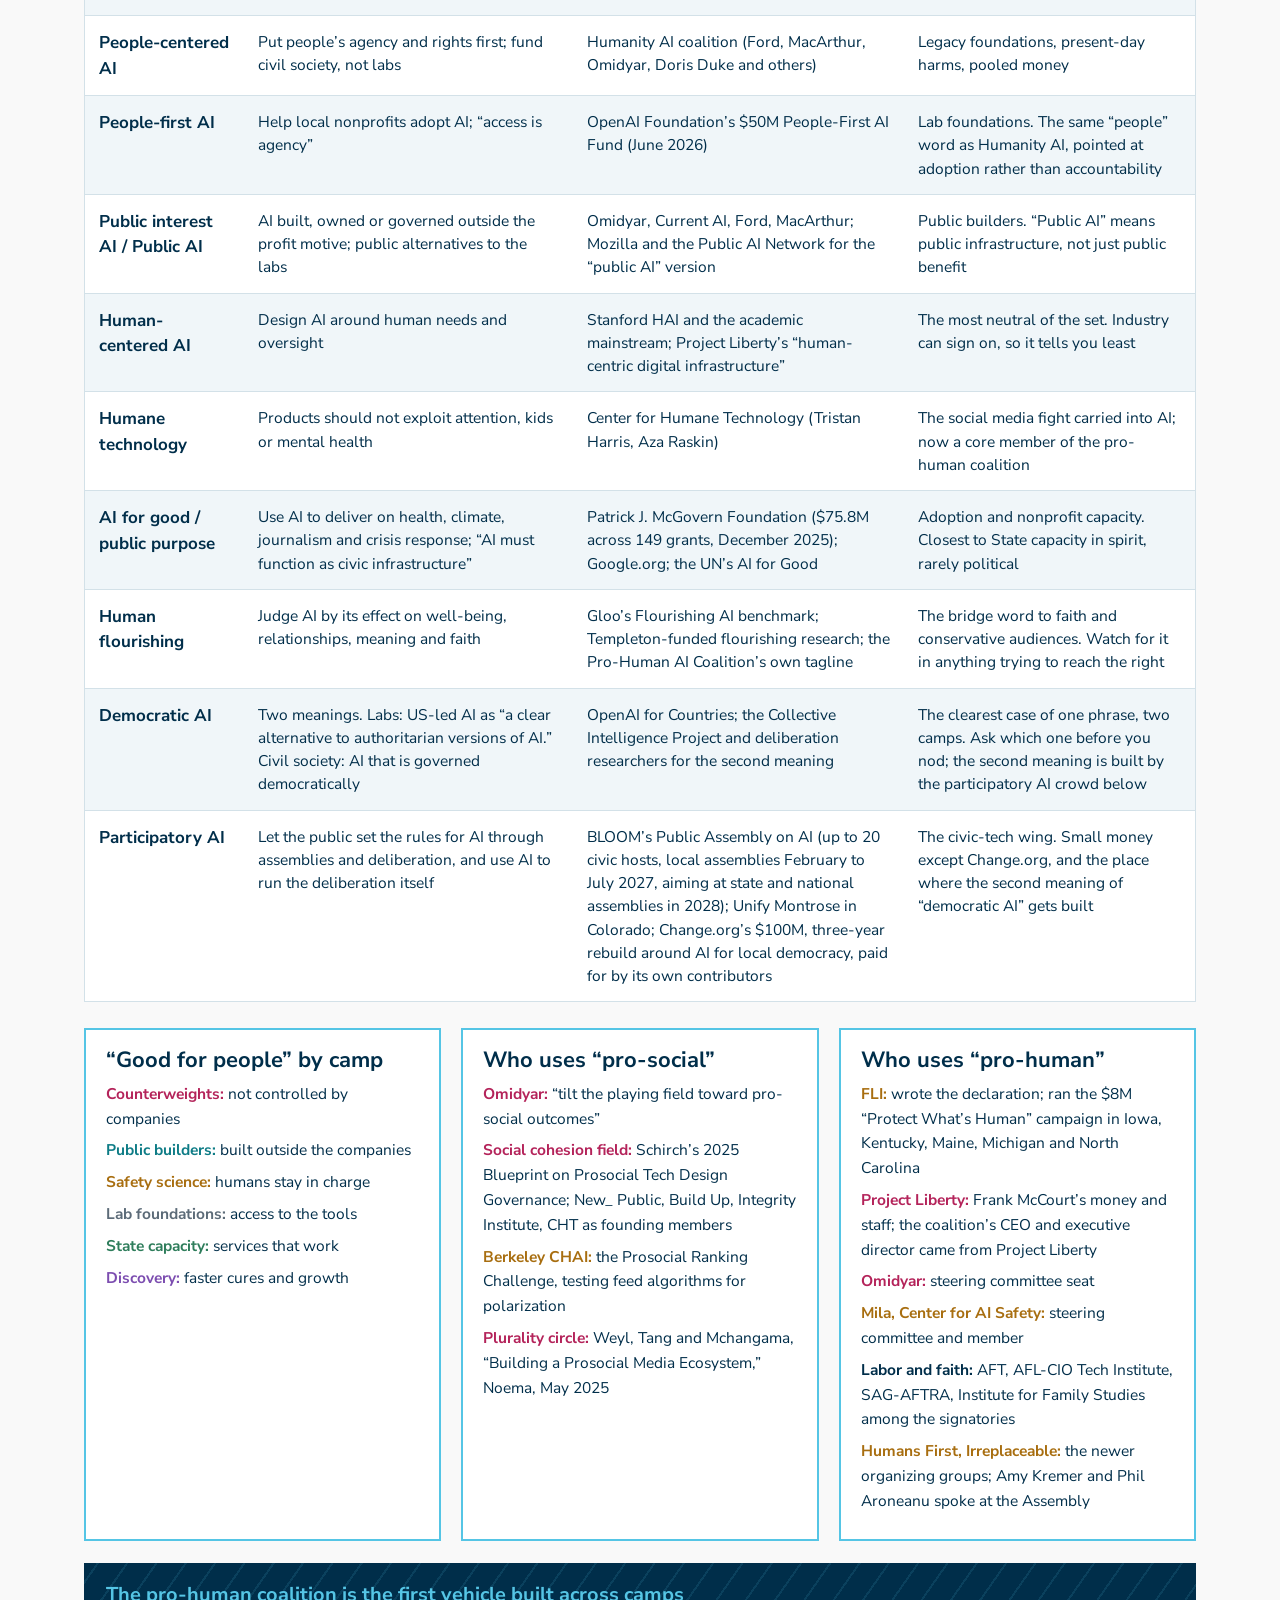
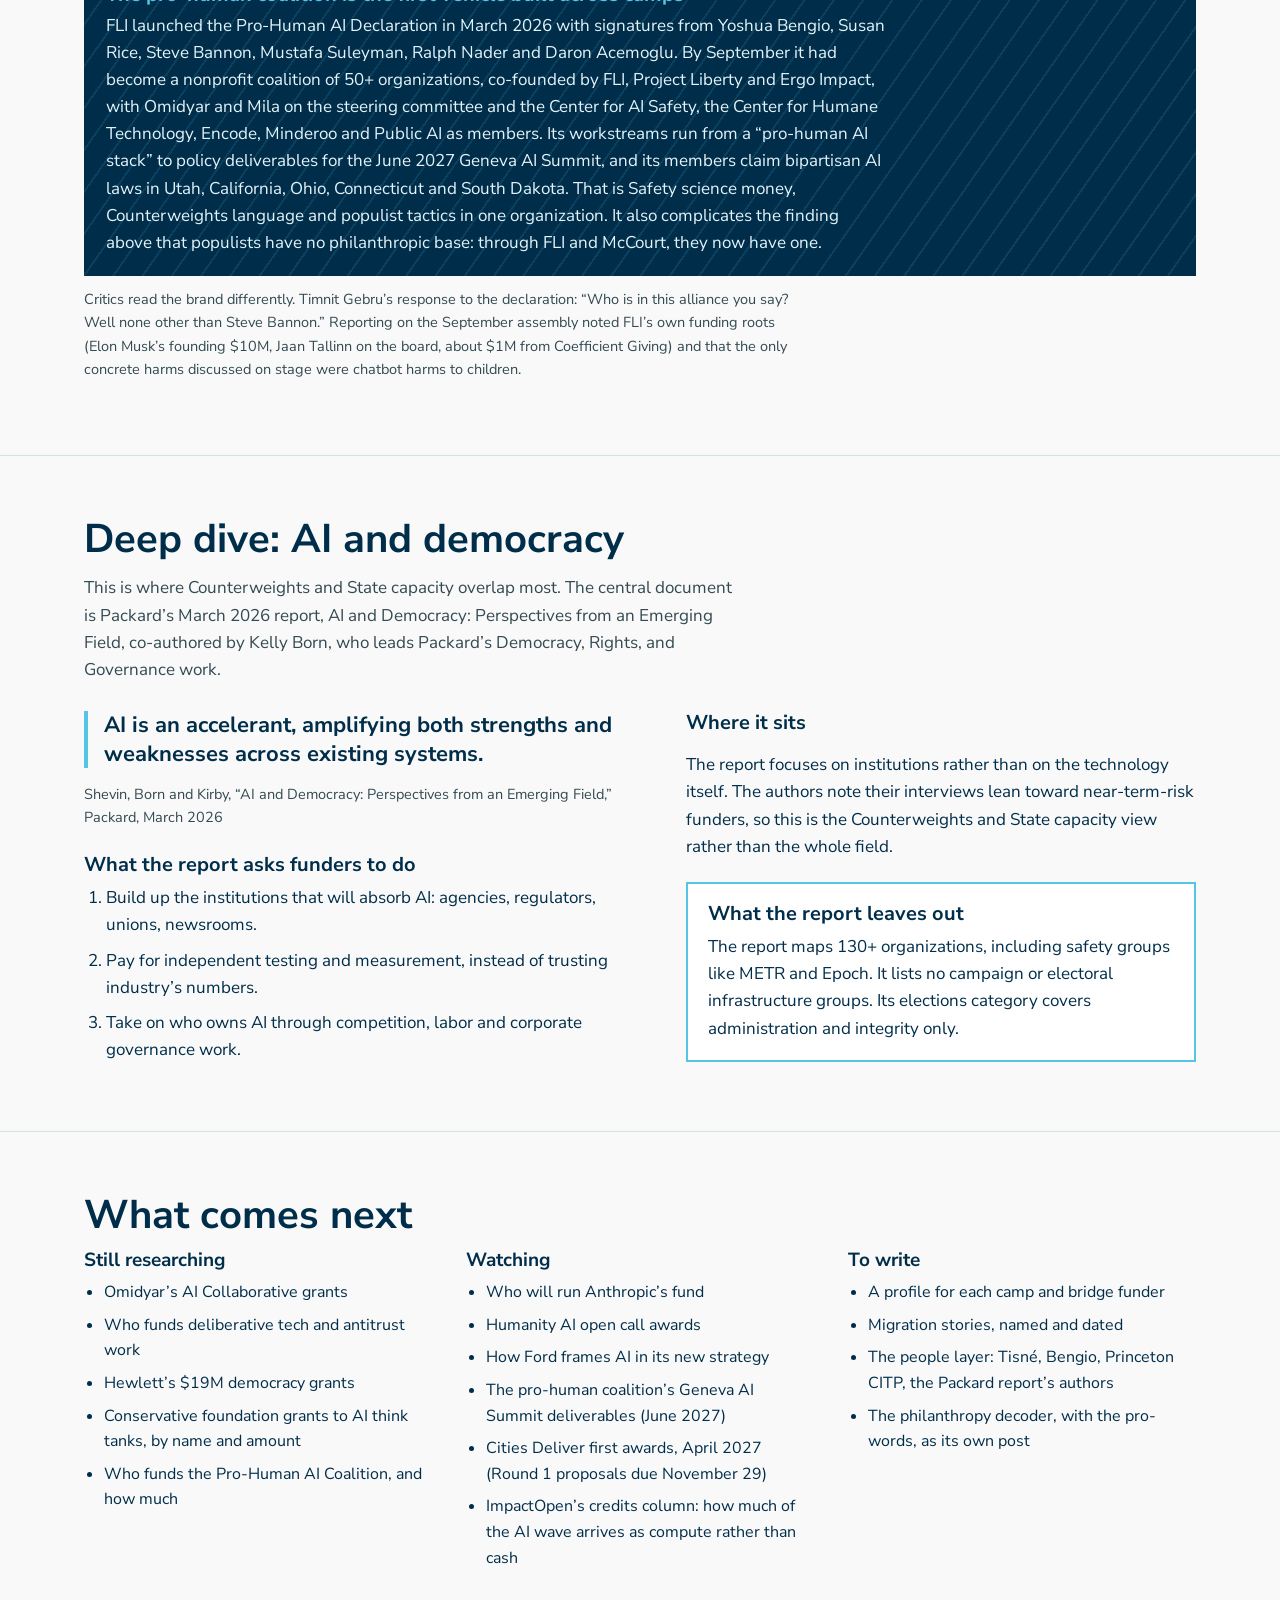
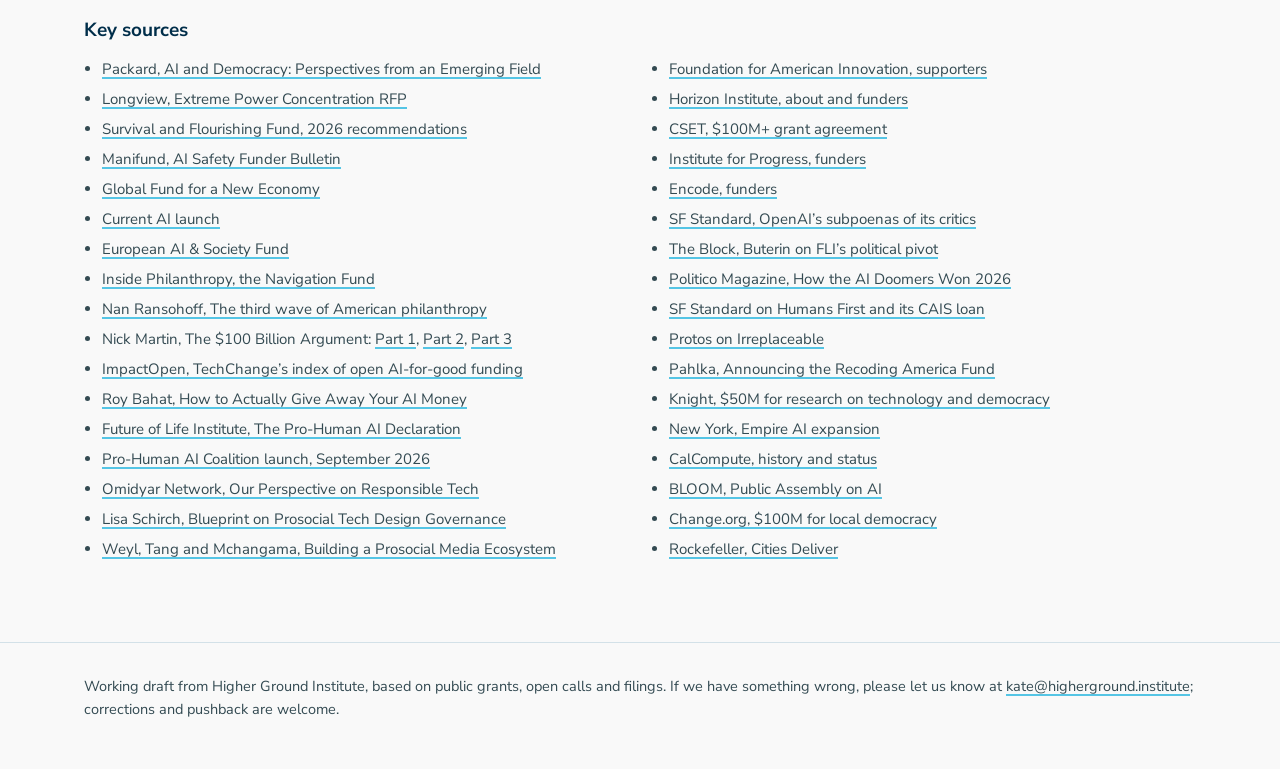
<file: PhilanthropyFieldGuide/index.html>
<!DOCTYPE html>
<html lang="en">
<head>
<!-- Google Tag Manager -->
<script>(function(w,d,s,l,i){w[l]=w[l]||[];w[l].push({'gtm.start':
new Date().getTime(),event:'gtm.js'});var f=d.getElementsByTagName(s)[0],
j=d.createElement(s),dl=l!='dataLayer'?'&l='+l:'';j.async=true;j.src=
'https://www.googletagmanager.com/gtm.js?id='+i+dl;f.parentNode.insertBefore(j,f);
})(window,document,'script','dataLayer','GTM-KJ48VZZ5');</script>
<!-- End Google Tag Manager -->

<meta charset="utf-8">
<meta name="viewport" content="width=device-width, initial-scale=1, viewport-fit=cover">
<title>AI Philanthropy Field Guide: Who Funds AI’s Future (working draft)</title>
<meta name="description" content="A field guide to the foundations and new AI wealth shaping AI policy, from Higher Ground Institute. A companion to the AI Factions political field guide.">
<link rel="icon" href="/favicon.svg" type="image/svg+xml">
<link rel="preconnect" href="https://fonts.googleapis.com">
<link rel="preconnect" href="https://fonts.gstatic.com" crossorigin>
<link href="https://fonts.googleapis.com/css2?family=Nunito:wght@700;800;900&family=Nunito+Sans:opsz,wght@6..12,400;6..12,600;6..12,700&display=swap" rel="stylesheet">
<style>
:root{
  --deep:#002E4A; --electric:#55C5E5; --accent-text:#0A7FA3;
  --bg:#F9F9F9; --surface:#FFFFFF; --text:#002E4A; --muted:#334A52; --rule:#D3E1E8; --zebra:#F0F6F9;
  --c-counter:#B4235A; --c-state:#2E7D5B; --c-security:#4C56B8; --c-safety:#A86E10; --c-discovery:#7C4DB0; --c-lab:#5C6B78; --c-public:#0E7C86;
  --focus:#0B7FA3;
  color-scheme:light; box-sizing:border-box;
  padding-top:env(safe-area-inset-top,0px); padding-bottom:env(safe-area-inset-bottom,0px);
}
@media (prefers-color-scheme: dark){
  :root:not([data-theme="light"]){
    --bg:#06192A; --surface:#0C2437; --text:#E6F1F6; --muted:#9DB4C2; --rule:#1E3A50; --zebra:#0F2A40; --accent-text:#55C5E5;
    --c-counter:#F07AA6; --c-state:#6CCB9E; --c-security:#9AA3F5; --c-safety:#E5B65A; --c-discovery:#C29BEF; --c-lab:#A9B6C1; --c-public:#5FD3DD;
    --focus:#55C5E5; color-scheme:dark;
  }
}
:root[data-theme="dark"]{
  --bg:#06192A; --surface:#0C2437; --text:#E6F1F6; --muted:#9DB4C2; --rule:#1E3A50; --zebra:#0F2A40; --accent-text:#55C5E5;
  --c-counter:#F07AA6; --c-state:#6CCB9E; --c-security:#9AA3F5; --c-safety:#E5B65A; --c-discovery:#C29BEF; --c-lab:#A9B6C1; --c-public:#5FD3DD;
  --focus:#55C5E5; color-scheme:dark;
}
*,*::before,*::after{box-sizing:inherit}
html{scroll-padding-top:calc(env(safe-area-inset-top,0px) + 56px);scroll-behavior:smooth}
@media (prefers-reduced-motion: reduce){html{scroll-behavior:auto}}
body{margin:0;background:var(--bg);color:var(--text);font-family:"Nunito Sans",system-ui,-apple-system,"Segoe UI",sans-serif;font-size:17px;line-height:1.6}
h1,h2,h3{font-family:"Nunito Sans",system-ui,-apple-system,"Segoe UI",sans-serif;font-weight:700;line-height:1.15;margin:0}
a{color:inherit;text-decoration-color:var(--electric);text-underline-offset:3px;text-decoration-thickness:2px}
:focus-visible{outline:3px solid var(--focus);outline-offset:2px;border-radius:4px}
.wrap{max-width:1160px;margin:0 auto;padding:0 24px}

.hero{background:var(--deep);color:#fff;position:relative;overflow:hidden}
.hero::before{content:"";position:absolute;inset:0;background:repeating-linear-gradient(-55deg,transparent 0 22px,rgba(85,197,229,.13) 22px 24px);pointer-events:none}
.hero .wrap{position:relative;padding-top:52px;padding-bottom:52px}
.status{display:inline-block;font-family:"Nunito",system-ui,sans-serif;font-weight:800;font-size:12.5px;letter-spacing:.2em;text-transform:uppercase;color:var(--deep);background:var(--electric);border-radius:3px;padding:4px 10px;margin-bottom:20px}
.hero h1{font-size:clamp(38px,6.2vw,72px);font-weight:700;letter-spacing:-.01em;max-width:16ch}
.hero .sub{font-family:"Nunito Sans",sans-serif;font-weight:700;font-size:clamp(20px,2.6vw,30px);line-height:1.2;margin:14px 0 0;color:var(--electric);max-width:30ch}
.hero .lede{font-size:clamp(18px,2.1vw,22px);max-width:58ch;margin:20px 0 0;color:#D6EEF6}
.hero .byline{margin-top:24px;font-size:15px;color:#A9D8E8}

body::before{content:"";position:fixed;inset:0 0 auto;height:env(safe-area-inset-top,0px);z-index:10;background:var(--surface)}
nav.jump{position:sticky;top:env(safe-area-inset-top,0px);z-index:5;background:var(--surface);border-bottom:1px solid var(--rule)}
nav.jump .wrap{display:flex;gap:6px 22px;flex-wrap:wrap;padding-top:12px;padding-bottom:12px;font-weight:700;font-size:15px}
nav.jump a{text-decoration:none;color:var(--muted)}
nav.jump a:hover{color:var(--text)}

section{padding:60px 0;border-bottom:1px solid var(--rule)}
section h2{font-size:clamp(28px,3.6vw,40px);margin-bottom:12px}
.intro{color:var(--muted);max-width:66ch;margin:0 0 28px}

/* how to read */
.howto{display:grid;grid-template-columns:repeat(4,minmax(0,1fr));gap:24px;margin-top:8px}
@media (max-width:820px){.howto{grid-template-columns:repeat(2,minmax(0,1fr))}}
@media (max-width:480px){.howto{grid-template-columns:1fr}}
.howto div{border-top:4px solid var(--electric);padding-top:12px}
.howto h3{font-size:18px;margin-bottom:4px}
.howto p{margin:0;font-size:15.5px;color:var(--muted)}

/* tables */
.tablewrap{overflow-x:auto;border:1px solid var(--rule);background:var(--surface)}
table{border-collapse:collapse;width:100%;font-size:15.5px;line-height:1.5}
th{font-family:"Nunito",system-ui,sans-serif;font-weight:800;text-transform:uppercase;letter-spacing:.14em;text-align:left;font-size:12.5px;background:var(--deep);color:#fff;padding:12px 14px;vertical-align:bottom}
td{padding:14px;border-top:1px solid var(--rule);vertical-align:top}
tbody tr:nth-child(even) td{background:var(--zebra)}
td.name{min-width:170px}
td.name strong{display:block;font-family:"Nunito Sans",sans-serif;font-weight:700;font-size:19px;line-height:1.2;color:var(--cc)}
td.name span{display:block;font-size:13.5px;color:var(--muted);margin-top:4px}
td.name::before{content:"";display:block;width:28px;height:5px;background:var(--cc);margin-bottom:8px}
.camps td:nth-child(2){min-width:220px}
.camps td:nth-child(3){min-width:200px}
.camps td:nth-child(4){min-width:230px}
td ul{margin:0;padding-left:18px}
td li{margin-bottom:3px}
.term{font-family:"Nunito Sans",sans-serif;font-weight:700;font-size:17px;min-width:150px}
.decoder td:nth-child(2){min-width:240px}
.decoder td:nth-child(3){min-width:170px}
.decoder td:nth-child(4){min-width:220px}
.tag{display:inline-block;font-size:13px;font-weight:700;padding:2px 9px;border-radius:999px;border:1.5px solid var(--cc);color:var(--cc);margin:0 4px 4px 0;white-space:nowrap}
@media (max-width:720px){
  .stack table,.stack tbody,.stack tr,.stack td{display:block;width:100%}
  .stack thead{position:absolute;left:-9999px}
  .stack tr{border-top:1px solid var(--rule);padding:6px 0}
  .stack td{border:0;padding:6px 14px;min-width:0!important;background:transparent!important}
  .stack td[data-l]::before{content:attr(data-l);display:block;font-family:"Nunito",sans-serif;font-weight:800;text-transform:uppercase;letter-spacing:.14em;font-size:11.5px;color:var(--muted);margin-bottom:2px}
  .stack tbody tr:nth-child(even){background:var(--zebra)}
}
.note{font-size:14.5px;color:var(--muted);margin-top:12px;max-width:80ch}
.draftnote{background:var(--surface);border:2px solid var(--electric);border-left-width:8px;padding:16px 20px;margin:28px 0 -28px;font-size:16px;line-height:1.55}
.draftnote b{display:block;font-family:"Nunito",system-ui,sans-serif;font-weight:800;text-transform:uppercase;letter-spacing:.16em;font-size:12.5px;color:var(--accent-text);margin-bottom:6px}
.draftnote p{margin:0}

/* surprises */
.surprise{display:grid;grid-template-columns:repeat(2,minmax(0,1fr));gap:26px 44px;list-style:none;margin:0;padding:0}
@media (max-width:760px){.surprise{grid-template-columns:1fr}}
.surprise h3{font-size:20px;margin-bottom:6px;padding-left:14px;border-left:4px solid var(--electric)}
.surprise p{margin:0}

/* migration */
.paths{display:grid;grid-template-columns:repeat(3,minmax(0,1fr));gap:20px}
@media (max-width:900px){.paths{grid-template-columns:1fr}}
.path{background:var(--surface);border:1px solid var(--rule);padding:22px}
.move{display:flex;align-items:center;gap:10px;flex-wrap:wrap;margin-bottom:14px}
.move b{font-family:"Nunito Sans",sans-serif;font-weight:600;text-transform:uppercase;letter-spacing:.15em;font-size:12.5px;padding:6px 11px;border-radius:4px;border:2px solid var(--cc);color:var(--cc)}
.move b.to{background:var(--cc);color:#fff}
@media (prefers-color-scheme: dark){:root:not([data-theme="light"]) .move b.to{color:#06192A}}
:root[data-theme="dark"] .move b.to{color:#06192A}
.move svg{width:28px;height:16px;color:var(--muted);flex:none}
.path h3{font-size:21px;margin-bottom:8px}
.path p{margin:0 0 10px;font-size:16px}
.path p.who{font-size:15px;color:var(--muted);margin:0}
.path p.who strong{color:var(--text)}
.bridgebox{margin-top:22px;padding:20px 22px;background:var(--deep);color:#fff;position:relative;overflow:hidden}
.bridgebox::before{content:"";position:absolute;inset:0;background:repeating-linear-gradient(-55deg,transparent 0 22px,rgba(85,197,229,.12) 22px 24px)}
.bridgebox *{position:relative}
.bridgebox h3{font-size:20px;margin-bottom:6px;color:var(--electric)}
.bridgebox p{margin:0;max-width:78ch;color:#E3F3F9}

/* same word */
.sameword{display:grid;grid-template-columns:repeat(3,minmax(0,1fr));gap:20px;margin-top:26px}
@media (max-width:860px){.sameword{grid-template-columns:1fr}}
.sameword div{background:var(--surface);border:2px solid var(--electric);padding:18px 20px}
.sameword h3{font-size:22px;margin-bottom:8px}
.sameword ul{margin:0;padding:0;list-style:none}
.sameword li{margin-bottom:7px;font-size:15.5px}
.sameword li b{color:var(--cc)}

/* democracy */
.demo{display:grid;grid-template-columns:minmax(0,1.1fr) minmax(0,1fr);gap:40px}
@media (max-width:860px){.demo{grid-template-columns:1fr}}
.demo h3{font-size:20px;margin:24px 0 8px}
.demo > div > h3:first-child{margin-top:0}
.demo ol{padding-left:22px;margin:0}
.demo li{margin-bottom:8px}
blockquote{margin:0 0 8px;padding:0 0 0 16px;border-left:4px solid var(--electric);font-family:"Nunito Sans",sans-serif;font-weight:700;font-size:22px;line-height:1.3}
.small{font-size:14.5px;color:var(--muted)}
.gap{background:var(--surface);border:2px solid var(--electric);padding:18px 20px;margin-top:22px}
.gap h3{margin-top:0!important}
.gap p{margin:0}

.cols{display:grid;grid-template-columns:repeat(3,minmax(0,1fr));gap:34px}
@media (max-width:820px){.cols{grid-template-columns:1fr}}
.cols h3{font-size:19px;margin-bottom:8px}
.cols ul{padding-left:20px;margin:0}
.cols li{margin-bottom:7px;font-size:16px}
.sources{font-size:15px;color:var(--muted);columns:2 300px;column-gap:40px;padding-left:18px}
.sources li{margin-bottom:6px;break-inside:avoid}
footer{padding:32px 0 48px;color:var(--muted);font-size:14.5px}

.c-counter{--cc:var(--c-counter)}.c-state{--cc:var(--c-state)}.c-security{--cc:var(--c-security)}
.c-safety{--cc:var(--c-safety)}.c-discovery{--cc:var(--c-discovery)}.c-lab{--cc:var(--c-lab)}.c-public{--cc:var(--c-public)}
</style>
</head>
<body>
<!-- Google Tag Manager (noscript) -->
<noscript><iframe src="https://www.googletagmanager.com/ns.html?id=GTM-KJ48VZZ5"
height="0" width="0" style="display:none;visibility:hidden"></iframe></noscript>
<!-- End Google Tag Manager (noscript) -->


<header class="hero">
  <div class="wrap">
    <span class="status">Working draft</span>
    <h1>AI Philanthropy Field Guide</h1>
    <p class="sub">Who funds AI’s future, and what they believe</p>
    <p class="lede">A field guide to the foundations and new AI wealth shaping AI policy. It’s a companion to <a href="https://kategage.substack.com/p/political-ai-field-guide-factions">HGI’s AI political field guide</a>, built to help navigate funders’ approaches and beliefs the way that political guide does with the political factions.</p>
    <p class="byline">Kate Gage, Higher Ground Institute</p>
  </div>
</header>

<nav class="jump" aria-label="Sections">
  <div class="wrap">
    <a href="#camps">Seven camps</a>
    <a href="#surprise">Findings</a>
    <a href="#migration">Migration</a>
    <a href="#bridges">Bridge funders</a>
    <a href="#landing">Grantees</a>
    <a href="#decoder">Decoder</a>
    <a href="#prowords">Pro- words</a>
    <a href="#democracy">AI and democracy</a>
    <a href="#next">Next</a>
  </div>
</nav>

<main>
<div class="wrap">
  <div class="draftnote" role="note">
    <b>A note on this draft</b>
    <p>This is a working draft, and funders and organizations aren’t monoliths: every placement here is a judgment call made from public grants, open calls and filings. If we have something wrong, or you think an assertion here is incorrect, please let us know at <a href="mailto:kate@higherground.institute">kate@higherground.institute</a>. We look forward to feedback on what we’re getting wrong.</p>
  </div>
</div>
<section>
  <div class="wrap">
    <h2>Why a second guide</h2>
    <p class="intro">The political guide sorts people by coalition. Funders sort by what they think AI will do to institutions and where they think a dollar changes the outcome. This guide reads grants and open calls as evidence of those beliefs.</p>
    <div class="howto">
      <div><h3>What they believe</h3><p>Is AI a risk to contain, a tool to deploy, or a shift in power?</p></div>
      <div><h3>Who they fund</h3><p>Researchers, civil society, government, or builders.</p></div>
      <div><h3>Which way they push</h3><p>Slow it down, steer it, or speed it up.</p></div>
      <div><h3>How to spot them</h3><p>Vocabulary gives them away. The decoder below sorts it by camp.</p></div>
    </div>
  </div>
</section>

<section id="camps">
  <div class="wrap">
    <h2>The seven camps at a glance</h2>
    <p class="intro">Each camp lists the political faction it sits closest to, so the two guides connect. The two populist factions are folded together here because neither has a meaningful philanthropic base.</p>
    <div class="tablewrap stack">
      <table class="camps">
        <thead><tr><th scope="col">Camp</th><th scope="col">Core belief</th><th scope="col">Key people and orgs</th><th scope="col">Key funding</th></tr></thead>
        <tbody>
          <tr class="c-counter">
            <td class="name"><strong>Counterweights</strong><span>Nearest faction: AI Ethics, AI Populists</span></td>
            <td data-l="Core belief">AI concentrates power in a few companies. Philanthropy should pay for checks on that power: accountability research, advocacy and the civil society groups that do both.</td>
            <td data-l="Key people and orgs">Heather Gerken (Ford), John Palfrey (MacArthur), Martin Tisné (Omidyar’s AI Collaborative); grantees AI Now, DAIR, Data &amp; Society</td>
            <td data-l="Key funding"><ul><li>Humanity AI: $500M over five years, ten foundations. Its first open call ($10M, grants of $75K to $1M) excluded AI literacy and adoption projects and asked that the people most affected by AI set the agenda, open source preferred</li><li>Omidyar’s AI Collaborative: grants still being traced</li><li>Ford: new $60M for democracy</li></ul></td>
          </tr>
          <tr class="c-public">
            <td class="name"><strong>Public builders</strong><span>Nearest faction: AI Ethics, Pragmatists</span></td>
            <td data-l="Core belief">AI infrastructure should exist outside the companies: public compute, open models, public-interest data. Don’t just check the labs, build the alternative.</td>
            <td data-l="Key people and orgs">Mark Surman (Mozilla), Martin Tisné (Current AI), the Public AI Network; Empire AI in New York; the CalCompute consortium in California</td>
            <td data-l="Key funding"><ul><li>Current AI: $400M with the French government, philanthropies and Google</li><li>Empire AI: $400M+ public and private, including a $250M New York grant, Simons/Flatiron and Tom Secunda</li><li>CalCompute: written into SB 53 with no appropriation yet; framework report due January 2027</li></ul></td>
          </tr>
          <tr class="c-state">
            <td class="name"><strong>State capacity</strong><span>Nearest faction: Pragmatists</span></td>
            <td data-l="Core belief">Government has to be able to use and govern AI itself, or democracy loses public trust. Fund the people and systems that let agencies deliver. This camp is about how government works, not how big it should be: it has no position on what the state should do, only on whether it can deliver.</td>
            <td data-l="Key people and orgs">Jennifer Pahlka (Recoding America), Tom Kalil and Kumar Garg (Renaissance Philanthropy); Packard, Rockefeller, Arnold Ventures</td>
            <td data-l="Key funding"><ul><li>Recoding America Fund: $120M goal over six years, a third raised at launch; AI is the backdrop, not the program. Funders include Arnold Ventures, Packard and Jed McCaleb’s Astera, so some safety money is in it</li><li>Cities Deliver: $50M (Rockefeller and OpenAI Foundation)</li><li>Public Benefit Innovation Fund: $10M round</li></ul></td>
          </tr>
          <tr class="c-security">
            <td class="name"><strong>Security establishment</strong><span>Nearest faction: Pragmatists, Tech Right seam</span></td>
            <td data-l="Core belief">AI is a national security issue and a contest with China. Fund the experts and staff who will run that policy.</td>
            <td data-l="Key people and orgs">Hewlett; Georgetown CSET; Horizon Institute (places fellows in government); Founders Pledge</td>
            <td data-l="Key funding"><ul><li>Hewlett: $100M security initiative, 2026 to 2031</li><li>CSET started with $55M from Open Philanthropy</li><li>Founders Pledge: $1M+ in 2026, on AI and nuclear risk; AI founders are now its largest pledger category, over a third of the $4B+ pledged in the first half of 2026</li></ul></td>
          </tr>
          <tr class="c-safety">
            <td class="name"><strong>Safety science</strong><span>Nearest faction: AI Safety</span></td>
            <td data-l="Core belief">Advanced AI could cause catastrophe. Fund research and researchers to prevent it, and grow the field quickly.</td>
            <td data-l="Key people and orgs">Dustin Moskovitz and Cari Tuna (Coefficient Giving), Jaan Tallinn (SFF), Jed McCaleb (Navigation Fund), Eric and Wendy Schmidt, Yoshua Bengio (LawZero)</td>
            <td data-l="Key funding"><ul><li>Coefficient: $324M on AI in 2025, $241M so far in 2026</li><li>SFF: $63M in 2026</li><li>Navigation Fund: $60M+ a year</li></ul></td>
          </tr>
          <tr class="c-discovery">
            <td class="name"><strong>Discovery accelerators</strong><span>Nearest faction: Tech Right</span></td>
            <td data-l="Core belief">AI will speed science and growth. Fund the breakthroughs and clear the barriers to building.</td>
            <td data-l="Key people and orgs">Chan Zuckerberg Initiative, XTX Markets, Stand Together (Koch network), Tyler Cowen (Emergent Ventures), Joe Lonsdale</td>
            <td data-l="Key funding"><ul><li>AI for Math Fund: $35.1M</li><li>CZI: AI-driven disease research</li><li>Stand Together and allied foundations: think tank grants, amounts still being traced</li></ul></td>
          </tr>
          <tr class="c-lab">
            <td class="name"><strong>Lab foundations</strong><span>Nearest faction: none yet</span></td>
            <td data-l="Core belief">AI companies should give back part of their gains, mostly to help people adopt AI and to soften job losses. They stay out of policy and politics.</td>
            <td data-l="Key people and orgs">OpenAI Foundation (Bret Taylor, chair; Anna Makanju; Paul Christiano on the board); Anthropic Public Benefit Fund (leadership not yet named)</td>
            <td data-l="Key funding"><ul><li>OpenAI Foundation: 26% of OpenAI, about $1B planned in 2026, including $100M with the Common Health Coalition on hepatitis C and the $50M People-First AI Fund</li><li>Anthropic: at least 5% of its shares; its seven co-founders have pledged 80% of their wealth, and the company matches employee giving</li><li>The calendar: Anthropic is set to list on Nasdaq as ANT on November 19 at a $70 to $78 range, roughly $1.3T to $1.4T, well under the $2T floated over the summer; OpenAI says it won’t list in 2026</li><li>Ransohoff’s May 2026 estimate for the whole wave: $37B a year in new giving, possibly $100B, against about $600B in total US giving</li></ul></td>
          </tr>
        </tbody>
      </table>
    </div>
    <p class="note">Placements are preliminary. Fund managers such as Renaissance Philanthropy and pooled funds such as Humanity AI are treated as delivery vehicles; the camp follows the money behind them.</p>
  </div>
</section>

<section id="surprise">
  <div class="wrap">
    <h2>What the grants show</h2>
    <p class="intro">Four findings that don’t fit the two-sides story about AI money.</p>
    <ul class="surprise">
      <li><h3>The same foundations fund both sides</h3><p>Packard and Hewlett fund the accountability groups; Knight funds information and civic-capacity research; all three fund the center-right Foundation for American Innovation, which in turn helps steer AI safety grants.</p></li>
      <li><h3>Most new funds trace back to the same few foundations</h3><p>Four of the five newer international funds traced back to the same funders: Omidyar, Ford, MacArthur, Hewlett and Open Society. Omidyar alone sits behind all four.</p></li>
      <li><h3>AI profits now pay for AI safety</h3><p>The Navigation Fund is funded by the AI computing company it started, now merged with Lightning AI in a $2.5B deal.</p></li>
      <li><h3>Populist organizing is supported by safety-aligned groups</h3><p>AI Populist money mostly moves through political committees such as Guardrails and Tomorrow Together, and MAGA Populists have no philanthropic base of their own. Much of the organizing aimed at populist audiences is supported by safety-aligned groups instead. The <a href="#prowords">Pro-Human AI Coalition</a> was co-founded by the Future of Life Institute, Frank McCourt’s Project Liberty and Ergo Impact.</p></li>
    </ul>
  </div>
</section>

<section id="migration">
  <div class="wrap">
    <h2>Migration pathways</h2>
    <p class="intro">Grants from the past two years show three shifts. All three end up at the same question: who holds power as AI spreads.</p>
    <div class="paths">
      <div class="path">
        <div class="move"><b class="c-counter">Ethics</b><svg viewBox="0 0 28 16" aria-hidden="true"><path d="M1 8h22M17 2l6 6-6 6" fill="none" stroke="currentColor" stroke-width="2.5"/></svg><b class="to c-security">Security</b></div>
        <h3>Legacy foundations are moving toward national security</h3>
        <p class="who"><strong>Hewlett</strong> co-founded the 2017 Ethics and Governance of AI Fund. In 2026 it launched a $100M security initiative.</p>
      </div>
      <div class="path">
        <div class="move"><b class="c-safety">Catastrophe</b><svg viewBox="0 0 28 16" aria-hidden="true"><path d="M1 8h22M17 2l6 6-6 6" fill="none" stroke="currentColor" stroke-width="2.5"/></svg><b class="to c-counter">Power</b></div>
        <h3>Safety funders now ask who controls AI</h3>
        <p class="who"><strong>Longview</strong> ran a 2026 call on extreme power concentration. <strong>SFF</strong> added new Freedom and Fairness tracks. An addition, not a swap: the catastrophic-risk concern hasn’t softened.</p>
      </div>
      <div class="path">
        <div class="move"><b class="c-counter">Watchdog</b><svg viewBox="0 0 28 16" aria-hidden="true"><path d="M1 8h22M17 2l6 6-6 6" fill="none" stroke="currentColor" stroke-width="2.5"/></svg><b class="to c-state">Delivery</b></div>
        <h3>Democracy funders are betting on government that works</h3>
        <p class="who"><strong>Packard</strong> funds government capacity alongside accountability. <strong>Rockefeller</strong> now co-funds with the OpenAI Foundation.</p>
      </div>
    </div>
    <div class="bridgebox">
      <h3>Where the three shifts meet</h3>
      <p>Packard’s field report points to “gradual disempowerment” (see the decoder) as common ground between safety funders and accountability funders. Both groups now pay for independent testing and corporate accountability.</p>
    </div>
  </div>
</section>

<section id="bridges">
  <div class="wrap">
    <h2>Bridge funders</h2>
    <p class="intro">These funders make grants in more than one camp, and most of the migration above runs through them.</p>
    <div class="tablewrap stack">
      <table>
        <thead><tr><th scope="col">Funder</th><th scope="col">Money lands in</th><th scope="col">What that looks like</th></tr></thead>
        <tbody>
          <tr><td class="term">Packard</td><td data-l="Money lands in"><span class="tag c-counter">Counterweights</span><span class="tag c-state">State capacity</span><span class="tag c-security">Security</span></td><td data-l="What that looks like">Humanity AI member; funds work to reimagine how the federal government operates, which will have to include AI; funds the Horizon fellowship. The “democracy that delivers” framing in its AI and Democracy report covers all three.</td></tr>
          <tr><td class="term">Hewlett</td><td data-l="Money lands in"><span class="tag c-security">Security</span><span class="tag c-counter">Counterweights</span></td><td data-l="What that looks like">The security initiative at home; founding funder of the Global Fund for a New Economy and a European AI &amp; Society Fund member abroad.</td></tr>
          <tr><td class="term">Omidyar</td><td data-l="Money lands in"><span class="tag c-counter">Counterweights</span><span class="tag c-public">Public builders</span></td><td data-l="What that looks like">Funds through more vehicles than anyone else: its own AI Collaborative (Martin Tisné), Humanity AI, Current AI, the Global Fund for a New Economy, the European AI &amp; Society Fund and Reset.Tech.</td></tr>
          <tr><td class="term">Coefficient Giving</td><td data-l="Money lands in"><span class="tag c-safety">Safety science</span><span class="tag c-security">Security</span></td><td data-l="What that looks like">The largest AI safety funder; also seeded Georgetown CSET and funds the Institute for Progress and FAI.</td></tr>
          <tr><td class="term">Rockefeller</td><td data-l="Money lands in"><span class="tag c-state">State capacity</span><span class="tag c-lab">Lab foundations</span></td><td data-l="What that looks like">AI readiness work in all 50 states; co-funds Cities Deliver with the OpenAI Foundation.</td></tr>
          <tr><td class="term">Renaissance Philanthropy</td><td data-l="Money lands in"><span class="tag c-state">State capacity</span><span class="tag c-discovery">Discovery</span></td><td data-l="What that looks like">Manages funds for other donors, including government innovation funds and the AI for Math Fund; over $530M mobilized, plus an AI Talent Accelerator that places engineers inside partner organizations. Also funds FAI and Horizon.</td></tr>
          <tr><td class="term">Knight</td><td data-l="Money lands in"><span class="tag c-state">State capacity</span><span class="tag c-counter">Counterweights</span></td><td data-l="What that looks like">Funded the institute that published “AI as Normal Technology”; the Knight Research Network, its 2019 bet of about $50M on tech-and-democracy research that grew out of the disinformation fight and now covers AI; $3M+ for city AI fellows; also an FAI funder.</td></tr>
        </tbody>
      </table>
    </div>
  </div>
</section>

<section id="landing">
  <div class="wrap">
    <h2>Where the money lands</h2>
    <p class="intro">Funders don’t fund camps. They fund organizations, and sorting the grantees the same way shows which ones stay in one camp and which ones take money from several. The cross-camp grantees are where the migration above actually happens.</p>
    <div class="tablewrap stack">
      <table class="decoder">
        <thead><tr><th scope="col">Grantee</th><th scope="col">Camps funding it</th><th scope="col">Who pays</th><th scope="col">What it tells you</th></tr></thead>
        <tbody>
          <tr><td class="term">Foundation for American Innovation</td><td data-l="Camps funding it"><span class="tag c-state">State capacity</span><span class="tag c-security">Security</span><span class="tag c-safety">Safety science</span><span class="tag c-discovery">Discovery</span></td><td data-l="Who pays">Packard, Hewlett, Knight, Coefficient Giving, SFF, Renaissance Philanthropy, the Recoding America Fund, Arnold Ventures, Stand Together, plus Bradley, Scaife and Searle; a16z, Anthropic, OpenAI and Meta as sponsors</td><td data-l="What it tells you">Funded across more camps than other grantees here. A center-right think tank that sits in the middle of the network, with supporters from most of the camps</td></tr>
          <tr><td class="term">Horizon Institute for Public Service</td><td data-l="Camps funding it"><span class="tag c-safety">Safety science</span><span class="tag c-state">State capacity</span><span class="tag c-discovery">Discovery</span></td><td data-l="Who pays">Coefficient, Longview ($2.1M in 2024 and 2025), Navigation Fund, Packard, Renaissance, the Lonsdale family fund</td><td data-l="What it tells you">Fellows placed in government is the product every camp wants. The pipeline was built with safety money and now runs on state-capacity money too</td></tr>
          <tr><td class="term">Georgetown CSET</td><td data-l="Camps funding it"><span class="tag c-safety">Safety science</span><span class="tag c-security">Security</span></td><td data-l="Who pays">Open Philanthropy, now Coefficient: more than $100M for 2019 to 2025; Hewlett; the Public Interest Technology University Network</td><td data-l="What it tells you">The original safety-to-security bridge, built with one grant</td></tr>
          <tr><td class="term">Institute for Progress</td><td data-l="Camps funding it"><span class="tag c-safety">Safety science</span><span class="tag c-state">State capacity</span><span class="tag c-discovery">Discovery</span></td><td data-l="Who pays">Coefficient ($9M over three years from 2023, now through its $120M Abundance and Growth Fund), Arnold Ventures, Astera, Sloan, Heising-Simons, Smith Richardson</td><td data-l="What it tells you">Abundance is where Safety money and Discovery money agree</td></tr>
          <tr><td class="term">Center for Humane Technology</td><td data-l="Camps funding it"><span class="tag c-counter">Counterweights</span><span class="tag c-safety">Safety science</span></td><td data-l="Who pays">Omidyar, Ford, Open Society, Knight, Craig Newmark; Packard ($600K in 2025); Good Ventures ($750K in 2025 for AI safety communications)</td><td data-l="What it tells you">The social media reform brand, now carrying Moskovitz money and a seat in the pro-human coalition. The clearest Counterweights-to-Safety crossover</td></tr>
          <tr><td class="term">Encode</td><td data-l="Camps funding it"><span class="tag c-safety">Safety science</span><span class="tag c-counter">Counterweights</span></td><td data-l="Who pays">Future of Life Institute ($250K in 2024), SFF, Heising-Simons, Omidyar and the Omidyar-led Responsible Technology Youth Power Fund; takes no corporate or frontier-lab executive money</td><td data-l="What it tells you">A youth group with both camps’ money, and the first grantee to be targeted for it: OpenAI subpoenaed Encode over its funders in 2025</td></tr>
          <tr><td class="term">Americans for Responsible Innovation</td><td data-l="Camps funding it"><span class="tag c-safety">Safety science</span></td><td data-l="Who pays">Coefficient Giving</td><td data-l="What it tells you">The DC shop that built the 2025 coalition against federal preemption of state AI laws. Where safety grants turn into lobbying</td></tr>
          <tr><td class="term">Public AI Network</td><td data-l="Camps funding it"><span class="tag c-public">Public builders</span><span class="tag c-state">State capacity</span></td><td data-l="Who pays">Mozilla, Aspen Digital, Open Future, Rockefeller, Patrick J. McGovern Foundation, Bertelsmann</td><td data-l="What it tells you">“Public AI” as infrastructure draws state-capacity and AI-for-good money that accountability work doesn’t. Also a pro-human coalition member</td></tr>
          <tr><td class="term">Humans First</td><td data-l="Camps funding it"><span class="tag c-safety">Safety science</span></td><td data-l="Who pays">Started in 2026 with a loan from the Center for AI Safety, per NBC News; chair Amy Kremer says the donors are private individuals “who believe in AI safety.” No donor list</td><td data-l="What it tells you">A MAGA-branded anti-AI group. Populist organizing with safety-world origins</td></tr>
          <tr><td class="term">Irreplaceable</td><td data-l="Camps funding it"><span class="tag c-safety">Safety science</span></td><td data-l="Who pays">Launched August 2026 by Phil Aroneanu, a 350.org co-founder; runs an Education Fund and an Action Fund and discloses no donors; a strategist also serves at the Center for AI Safety, per The Atlantic</td><td data-l="What it tells you">Climate-movement organizers with reported safety-world ties. Student walkouts at 100+ colleges in October</td></tr>
          <tr><td class="term">AI Now Institute</td><td data-l="Camps funding it"><span class="tag c-counter">Counterweights</span></td><td data-l="Who pays">Open Society, Ford, Mozilla, Omidyar, Luminate; MacArthur and Minderoo earlier; dropped Microsoft Research and DeepMind</td><td data-l="What it tells you">The control case. The accountability flagship takes no safety or lab-adjacent money, and its funder list is the Counterweights camp in miniature</td></tr>
        </tbody>
      </table>
    </div>
    <p class="note">Funder lists come from each organization’s own supporters page, grant announcements and Candid records, and are not exhaustive. Camp tags follow the funder, not the grantee’s own politics.</p>

    <div class="sameword">
      <div>
        <h3>Pooled funds</h3>
        <ul>
          <li><b class="c-counter">Humanity AI:</b> $500M over five years from ten foundations; one application, ten funders</li>
          <li><b class="c-counter">European AI &amp; Society Fund:</b> 18 funders, including Omidyar, Hewlett and Open Society</li>
          <li><b class="c-counter">Responsible Technology Youth Power Fund:</b> Omidyar plus ten others, including McGovern and Pivotal; Encode’s funder</li>
        </ul>
      </div>
      <div>
        <h3>Fund managers</h3>
        <ul>
          <li><b class="c-state">Renaissance Philanthropy:</b> runs other donors’ funds; shows up on FAI’s and Horizon’s supporter lists</li>
          <li><b class="c-state">Recoding America Fund:</b> a fund that is itself a funder, including of FAI</li>
          <li><b class="c-safety">Longview and SFF:</b> move new-wealth safety money, Tallinn’s included, into grantees like Horizon and Encode</li>
        </ul>
      </div>
      <div>
        <h3>Grantees that regrant</h3>
        <ul>
          <li><b class="c-safety">Future of Life Institute:</b> realized roughly $500M from Vitalik Buterin’s 2021 crypto gift, by his account; now funds Encode, Common Sense Media and the Institute for Family Studies</li>
          <li><b class="c-counter">Omidyar’s AI Collaborative:</b> grants still being traced; Omidyar took its grantee list off its site in 2025</li>
        </ul>
      </div>
    </div>

    <p class="note">The other pipe is social. New donors get sorted by the rooms they join: donor communities such as Forward Global, Solidaire and the Democracy Alliance, and Stanford’s First Principles Forum for new tech wealth. Roy Bahat’s advice to the AI-rich is to pick a theory of change before a vehicle, which is why some of this money will arrive as political giving, angel checks and new organizations rather than grants.</p>

    <div class="bridgebox">
      <h3>Where grants become politics</h3>
      <p>Five of the grantees above have crossed from research into campaigns. FLI ran an $8M state campaign in 2026 and co-founded the pro-human coalition. ARI helped build the coalition that beat federal preemption of state AI laws, 99 to 1 in the Senate. Encode worked state bills and got subpoenaed by OpenAI for it; Omidyar, named as its funder, stopped signing public letters and pulled its grantee list. The Center for AI Safety’s c4, the CAIS Action Fund, co-sponsored California’s SB 1047 and lobbied for the US AI Safety Institute. Coefficient has started a program to train AI safety political operatives. By Politico’s tally, safety-affiliated groups outspent the industry side $44.4M to $27.9M in the 2026 midterms. That is the seam between this guide and the political one: the same foundations that fund the research now sit one step behind the PACs.</p>
    </div>
    <p class="note">The crossover has its own critics inside the money. Vitalik Buterin said in March 2026 that FLI made “cultural and political action” its primary method after his gift, and warned that big-money political campaigns invite backlash.</p>
  </div>
</section>

<section id="decoder">
  <div class="wrap">
    <h2>Decoder: how this world talks</h2>
    <p class="intro">Each camp has its own vocabulary, and most of it sounds more neutral than it is.</p>
    <div class="tablewrap stack">
      <table class="decoder">
        <thead><tr><th scope="col">Term</th><th scope="col">What it means</th><th scope="col">Who says it</th><th scope="col">What it signals</th></tr></thead>
        <tbody>
          <tr><td class="term">Transformative AI</td><td data-l="What it means">AI that changes the economy and society on the scale of the industrial revolution</td><td data-l="Who says it">Coefficient Giving, safety funders</td><td data-l="What it signals">Safety lineage, even when the word “safety” never appears</td></tr>
          <tr><td class="term">Field-building</td><td data-l="What it means">Funding the people, fellowships and new organizations that grow a discipline</td><td data-l="Who says it">Coefficient, SFF, Longview</td><td data-l="What it signals">A long time horizon; betting on people over projects</td></tr>
          <tr><td class="term">AGI-pilled</td><td data-l="What it means">Convinced that very powerful AI is coming soon</td><td data-l="Who says it">Safety and lab circles, often about legacy foundations</td><td data-l="What it signals">The divide over timelines. Packard’s report quotes one interviewee wishing philanthropy were “more AGI-pilled”</td></tr>
          <tr><td class="term">Normal technology</td><td data-l="What it means">AI will spread slowly and unevenly, the way electricity did</td><td data-l="Who says it">Narayanan and Kapoor; Princeton CITP; Knight Institute</td><td data-l="What it signals">Skeptical of both the hype and the doom; favors existing institutions</td></tr>
          <tr><td class="term">Public interest AI</td><td data-l="What it means">AI built or governed for public benefit, outside the profit motive</td><td data-l="Who says it">Omidyar, Current AI, MacArthur, Ford</td><td data-l="What it signals">Counterweights when it means accountability; Public builders when it means public alternatives to the labs</td></tr>
          <tr><td class="term">People-centered AI</td><td data-l="What it means">Humanity AI’s banner: put people’s agency and rights first</td><td data-l="Who says it">Humanity AI coalition</td><td data-l="What it signals">Legacy foundations focused on present-day harms</td></tr>
          <tr><td class="term">Pro-human</td><td data-l="What it means">Keep humans in charge; no superintelligence until proven safe</td><td data-l="Who says it">Future of Life Institute, now the Pro-Human AI Coalition with Project Liberty and Omidyar</td><td data-l="What it signals">Safety goals with populist tactics; the banner that crossed camps in 2026 (see <a href="#prowords">the pro- words</a>)</td></tr>
          <tr><td class="term">State capacity</td><td data-l="What it means">Government’s ability to actually deliver, including the people and the procurement rules to do it</td><td data-l="Who says it">Pahlka, Recoding America, Niskanen, IFP</td><td data-l="What it signals">State capacity and the abundance movement</td></tr>
          <tr><td class="term">Democracy that delivers</td><td data-l="What it means">Democracies keep trust only by producing results people feel</td><td data-l="Who says it">Packard’s AI and Democracy report</td><td data-l="What it signals">Links democracy funding to government capacity</td></tr>
          <tr><td class="term">Political economy of AI</td><td data-l="What it means">Who owns the chips, data and infrastructure, and who benefits</td><td data-l="Who says it">Global Fund for a New Economy, AI Now, Packard’s report</td><td data-l="What it signals">Counterweights moving into antitrust and labor</td></tr>
          <tr><td class="term">Gradual disempowerment</td><td data-l="What it means">People slowly handing control to AI and the firms that own it</td><td data-l="Who says it">Safety researchers; adopted by Packard’s report</td><td data-l="What it signals">The bridge term between safety and accountability funders</td></tr>
          <tr><td class="term">Third wave / philanthropic VC</td><td data-l="What it means">Startup-style giving by new AI wealth: big, fast bets, often on new organizations rather than existing grantees</td><td data-l="Who says it">Nan Ransohoff, Renaissance, Project Tailwind; pushback from Jeff Bradach, Lyel Resner, Nathan Chappell and Jennifer Pahlka</td><td data-l="What it signals">New money that prefers building to grantmaking. The critics’ reply: households with $500M+ give a flat 1.2% of assets a year, so the wave is pledged, not deployed. Semafor and the FT both note that effective altruism, written off after FTX, is the movement best placed to receive it</td></tr>
          <tr><td class="term">TradPhil</td><td data-l="What it means">Shorthand for traditional philanthropy: legacy foundations seen as slow, process-heavy and risk-averse. Usually said with a sigh</td><td data-l="Who says it">New AI wealth and safety circles, about legacy foundations. Ransohoff’s “Belief 3,” that traditional philanthropy won’t be able to keep up, is the polite version</td><td data-l="What it signals">The same divide as “AGI-pilled” from the money side: new donors who think the old donors are too slow for the moment</td></tr>
          <tr><td class="term">Pledged vs. structural capital</td><td data-l="What it means">A pledge is a promise; structural capital is money that has actually left the donor’s hands and can be planned around</td><td data-l="Who says it">Nick Martin; Nathan Chappell’s “promises are not capital”</td><td data-l="What it signals">The test to apply to every third-wave number. Only one living couple from the original Giving Pledge cohort has been identified as fulfilling it</td></tr>
          <tr><td class="term">The business is the philanthropy</td><td data-l="What it means">The company, not a foundation, is the vehicle for solving public problems, so building it counts as giving</td><td data-l="Who says it">Associated with Musk and Bezos; Craig Shapiro’s “Philanthropy’s Other Third Wave”; the Giving Pledge defectors of 2026</td><td data-l="What it signals">Discovery accelerators and the Tech Right. Why some new AI wealth will never show up in a grants database</td></tr>
          <tr><td class="term">Regrantor / pooled fund</td><td data-l="What it means">An intermediary that moves other donors’ money</td><td data-l="Who says it">Manifund, Humanity AI, the European AI &amp; Society Fund</td><td data-l="What it signals">The original donor is one step removed, so trace the money back</td></tr>
        </tbody>
      </table>
    </div>

    <div class="sameword">
      <div>
        <h3>“Safety”</h3>
        <ul>
          <li><b class="c-safety">Safety science:</b> preventing catastrophe</li>
          <li><b class="c-counter">Counterweights:</b> harm to people now</li>
          <li><b class="c-security">Security:</b> national security</li>
          <li><b class="c-lab">Lab foundations:</b> responsible rollout</li>
        </ul>
      </div>
      <div>
        <h3>“Capacity”</h3>
        <ul>
          <li><b class="c-state">State capacity:</b> government that delivers</li>
          <li><b class="c-safety">Safety science:</b> a pipeline of researchers</li>
          <li><b class="c-counter">Counterweights:</b> stronger civil society groups</li>
          <li><b class="c-lab">Lab foundations:</b> cities delivering services with AI (Cities Deliver)</li>
        </ul>
      </div>
      <div>
        <h3>“Public interest”</h3>
        <ul>
          <li><b class="c-counter">Counterweights:</b> accountable to the public</li>
          <li><b class="c-public">Public builders:</b> owned and run outside the companies</li>
          <li><b class="c-lab">Lab foundations:</b> the company’s own giving</li>
          <li><b class="c-state">State capacity:</b> public services that work</li>
        </ul>
      </div>
    </div>
  </div>
</section>

<section id="prowords">
  <div class="wrap">
    <h2>The pro- words: whose side is “good AI” on?</h2>
    <p class="intro">Every camp now has a phrase that means “AI that is good for people.” The phrases are not interchangeable. Each one tells you who is talking, what they are afraid of, and where their money goes.</p>

    <div class="tablewrap stack">
      <table class="decoder">
        <thead><tr><th scope="col">Phrase</th><th scope="col">What it means</th><th scope="col">Who says it</th><th scope="col">What it signals</th></tr></thead>
        <tbody>
          <tr><td class="term">Pro-social AI</td><td data-l="What it means">AI and platforms designed to strengthen trust, cooperation and social cohesion rather than engagement at any cost. Borrowed from behavioral science (“prosocial behavior”)</td><td data-l="Who says it">Omidyar (“pro-social outcomes” in its Responsible Tech stance); the social media reform world: Prosocial Design Network, Lisa Schirch’s Council on Technology and Social Cohesion, Berkeley CHAI’s Prosocial Ranking Challenge, Glen Weyl and Audrey Tang’s “prosocial media”</td><td data-l="What it signals">Counterweights, design wing. Still a researcher’s word, not a funder’s banner. No fund or coalition is named for it</td></tr>
          <tr><td class="term">Pro-human AI</td><td data-l="What it means">Humans stay in charge: no superintelligence until proven safe, no concentration of power, liability for developers, protection for kids and workers</td><td data-l="Who says it">Future of Life Institute’s Pro-Human AI Declaration (March 2026); the Pro-Human AI Coalition (September 2026), co-founded with Project Liberty and Ergo Impact, with Omidyar and Mila on the steering committee</td><td data-l="What it signals">The phrase that won 2026. Safety science goals, Counterweights language, populist tactics, and new money behind all three. See below</td></tr>
          <tr><td class="term">People-centered AI</td><td data-l="What it means">Put people’s agency and rights first; fund civil society, not labs</td><td data-l="Who says it">Humanity AI coalition (Ford, MacArthur, Omidyar, Doris Duke and others)</td><td data-l="What it signals">Legacy foundations, present-day harms, pooled money</td></tr>
          <tr><td class="term">People-first AI</td><td data-l="What it means">Help local nonprofits adopt AI; “access is agency”</td><td data-l="Who says it">OpenAI Foundation’s $50M People-First AI Fund (June 2026)</td><td data-l="What it signals">Lab foundations. The same “people” word as Humanity AI, pointed at adoption rather than accountability</td></tr>
          <tr><td class="term">Public interest AI / Public AI</td><td data-l="What it means">AI built, owned or governed outside the profit motive; public alternatives to the labs</td><td data-l="Who says it">Omidyar, Current AI, Ford, MacArthur; Mozilla and the Public AI Network for the “public AI” version</td><td data-l="What it signals">Public builders. “Public AI” means public infrastructure, not just public benefit</td></tr>
          <tr><td class="term">Human-centered AI</td><td data-l="What it means">Design AI around human needs and oversight</td><td data-l="Who says it">Stanford HAI and the academic mainstream; Project Liberty’s “human-centric digital infrastructure”</td><td data-l="What it signals">The most neutral of the set. Industry can sign on, so it tells you least</td></tr>
          <tr><td class="term">Humane technology</td><td data-l="What it means">Products should not exploit attention, kids or mental health</td><td data-l="Who says it">Center for Humane Technology (Tristan Harris, Aza Raskin)</td><td data-l="What it signals">The social media fight carried into AI; now a core member of the pro-human coalition</td></tr>
          <tr><td class="term">AI for good / public purpose</td><td data-l="What it means">Use AI to deliver on health, climate, journalism and crisis response; “AI must function as civic infrastructure”</td><td data-l="Who says it">Patrick J. McGovern Foundation ($75.8M across 149 grants, December 2025); Google.org; the UN’s AI for Good</td><td data-l="What it signals">Adoption and nonprofit capacity. Closest to State capacity in spirit, rarely political</td></tr>
          <tr><td class="term">Human flourishing</td><td data-l="What it means">Judge AI by its effect on well-being, relationships, meaning and faith</td><td data-l="Who says it">Gloo’s Flourishing AI benchmark; Templeton-funded flourishing research; the Pro-Human AI Coalition’s own tagline</td><td data-l="What it signals">The bridge word to faith and conservative audiences. Watch for it in anything trying to reach the right</td></tr>
          <tr><td class="term">Democratic AI</td><td data-l="What it means">Two meanings. Labs: US-led AI as “a clear alternative to authoritarian versions of AI.” Civil society: AI that is governed democratically</td><td data-l="Who says it">OpenAI for Countries; the Collective Intelligence Project and deliberation researchers for the second meaning</td><td data-l="What it signals">The clearest case of one phrase, two camps. Ask which one before you nod; the second meaning is built by the participatory AI crowd below</td></tr>
          <tr><td class="term">Participatory AI</td><td data-l="What it means">Let the public set the rules for AI through assemblies and deliberation, and use AI to run the deliberation itself</td><td data-l="Who says it">BLOOM’s Public Assembly on AI (up to 20 civic hosts, local assemblies February to July 2027, aiming at state and national assemblies in 2028); Unify Montrose in Colorado; Change.org’s $100M, three-year rebuild around AI for local democracy, paid for by its own contributors</td><td data-l="What it signals">The civic-tech wing. Small money except Change.org, and the place where the second meaning of “democratic AI” gets built</td></tr>
        </tbody>
      </table>
    </div>

    <div class="sameword">
      <div>
        <h3>“Good for people” by camp</h3>
        <ul>
          <li><b class="c-counter">Counterweights:</b> not controlled by companies</li>
          <li><b class="c-public">Public builders:</b> built outside the companies</li>
          <li><b class="c-safety">Safety science:</b> humans stay in charge</li>
          <li><b class="c-lab">Lab foundations:</b> access to the tools</li>
          <li><b class="c-state">State capacity:</b> services that work</li>
          <li><b class="c-discovery">Discovery:</b> faster cures and growth</li>
        </ul>
      </div>
      <div>
        <h3>Who uses “pro-social”</h3>
        <ul>
          <li><b class="c-counter">Omidyar:</b> “tilt the playing field toward pro-social outcomes”</li>
          <li><b class="c-counter">Social cohesion field:</b> Schirch’s 2025 Blueprint on Prosocial Tech Design Governance; New_ Public, Build Up, Integrity Institute, CHT as founding members</li>
          <li><b class="c-safety">Berkeley CHAI:</b> the Prosocial Ranking Challenge, testing feed algorithms for polarization</li>
          <li><b class="c-counter">Plurality circle:</b> Weyl, Tang and Mchangama, “Building a Prosocial Media Ecosystem,” Noema, May 2025</li>
        </ul>
      </div>
      <div>
        <h3>Who uses “pro-human”</h3>
        <ul>
          <li><b class="c-safety">FLI:</b> wrote the declaration; ran the $8M “Protect What’s Human” campaign in Iowa, Kentucky, Maine, Michigan and North Carolina</li>
          <li><b class="c-counter">Project Liberty:</b> Frank McCourt’s money and staff; the coalition’s CEO and executive director came from Project Liberty</li>
          <li><b class="c-counter">Omidyar:</b> steering committee seat</li>
          <li><b class="c-safety">Mila, Center for AI Safety:</b> steering committee and member</li>
          <li><b>Labor and faith:</b> AFT, AFL-CIO Tech Institute, SAG-AFTRA, Institute for Family Studies among the signatories</li>
          <li><b class="c-safety">Humans First, Irreplaceable:</b> the newer organizing groups; Amy Kremer and Phil Aroneanu spoke at the Assembly</li>
        </ul>
      </div>
    </div>

    <div class="bridgebox">
      <h3>The pro-human coalition is the first vehicle built across camps</h3>
      <p>FLI launched the Pro-Human AI Declaration in March 2026 with signatures from Yoshua Bengio, Susan Rice, Steve Bannon, Mustafa Suleyman, Ralph Nader and Daron Acemoglu. By September it had become a nonprofit coalition of 50+ organizations, co-founded by FLI, Project Liberty and Ergo Impact, with Omidyar and Mila on the steering committee and the Center for AI Safety, the Center for Humane Technology, Encode, Minderoo and Public AI as members. Its workstreams run from a “pro-human AI stack” to policy deliverables for the June 2027 Geneva AI Summit, and its members claim bipartisan AI laws in Utah, California, Ohio, Connecticut and South Dakota. That is Safety science money, Counterweights language and populist tactics in one organization. It also complicates the finding above that populists have no philanthropic base: through FLI and McCourt, they now have one.</p>
    </div>

    <p class="note">Critics read the brand differently. Timnit Gebru’s response to the declaration: “Who is in this alliance you say? Well none other than Steve Bannon.” Reporting on the September assembly noted FLI’s own funding roots (Elon Musk’s founding $10M, Jaan Tallinn on the board, about $1M from Coefficient Giving) and that the only concrete harms discussed on stage were chatbot harms to children.</p>
  </div>
</section>

<section id="democracy">
  <div class="wrap">
    <h2>Deep dive: AI and democracy</h2>
    <p class="intro">This is where Counterweights and State capacity overlap most. The central document is Packard’s March 2026 report, AI and Democracy: Perspectives from an Emerging Field, co-authored by Kelly Born, who leads Packard’s Democracy, Rights, and Governance work.</p>
    <div class="demo">
      <div>
        <blockquote>AI is an accelerant, amplifying both strengths and weaknesses across existing systems.</blockquote>
        <p class="small">Shevin, Born and Kirby, “AI and Democracy: Perspectives from an Emerging Field,” Packard, March 2026</p>
        <h3>What the report asks funders to do</h3>
        <ol>
          <li>Build up the institutions that will absorb AI: agencies, regulators, unions, newsrooms.</li>
          <li>Pay for independent testing and measurement, instead of trusting industry’s numbers.</li>
          <li>Take on who owns AI through competition, labor and corporate governance work.</li>
        </ol>
      </div>
      <div>
        <h3>Where it sits</h3>
        <p>The report focuses on institutions rather than on the technology itself. The authors note their interviews lean toward near-term-risk funders, so this is the Counterweights and State capacity view rather than the whole field.</p>
        <div class="gap">
          <h3>What the report leaves out</h3>
          <p>The report maps 130+ organizations, including safety groups like METR and Epoch. It lists no campaign or electoral infrastructure groups. Its elections category covers administration and integrity only.</p>
        </div>
      </div>
    </div>
  </div>
</section>

<section id="next">
  <div class="wrap">
    <h2>What comes next</h2>
    <div class="cols">
      <div><h3>Still researching</h3><ul><li>Omidyar’s AI Collaborative grants</li><li>Who funds deliberative tech and antitrust work</li><li>Hewlett’s $19M democracy grants</li><li>Conservative foundation grants to AI think tanks, by name and amount</li><li>Who funds the Pro-Human AI Coalition, and how much</li></ul></div>
      <div><h3>Watching</h3><ul><li>Who will run Anthropic’s fund</li><li>Humanity AI open call awards</li><li>How Ford frames AI in its new strategy</li><li>The pro-human coalition’s Geneva AI Summit deliverables (June 2027)</li><li>Cities Deliver first awards, April 2027 (Round 1 proposals due November 29)</li><li>ImpactOpen’s credits column: how much of the AI wave arrives as compute rather than cash</li></ul></div>
      <div><h3>To write</h3><ul><li>A profile for each camp and bridge funder</li><li>Migration stories, named and dated</li><li>The people layer: Tisné, Bengio, Princeton CITP, the Packard report’s authors</li><li>The philanthropy decoder, with the pro- words, as its own post</li></ul></div>
    </div>
    <h3 style="font-size:19px;margin:42px 0 10px">Key sources</h3>
    <ul class="sources">
      <li><a href="https://www.packard.org/insights/publication/ai-and-democracy-perspectives-from-an-emerging-field/">Packard, AI and Democracy: Perspectives from an Emerging Field</a></li>
      <li><a href="https://www.longview.org/request-for-proposals-on-extreme-power-concentration/">Longview, Extreme Power Concentration RFP</a></li>
      <li><a href="https://survivalandflourishing.fund/2026/recommendations">Survival and Flourishing Fund, 2026 recommendations</a></li>
      <li><a href="https://manifund.org/ais-funder-bulletin">Manifund, AI Safety Funder Bulletin</a></li>
      <li><a href="https://avpn.asia/organisation/the-global-fund-for-a-new-economy/">Global Fund for a New Economy</a></li>
      <li><a href="https://macfound.org/media/article_pdfs/current-ai-press-release_02_11_25.pdf">Current AI launch</a></li>
      <li><a href="https://europeanaifund.org/newspublications/18-funding-partners-pledge-e10million-to-redirect-ai/">European AI &amp; Society Fund</a></li>
      <li><a href="https://www.insidephilanthropy.com/home/meet-a-new-billion-dollar-fund-from-a-billionaire-crypto-science-power-couple">Inside Philanthropy, the Navigation Fund</a></li>
      <li><a href="https://nanransohoff.substack.com/p/the-third-wave-of-american-philanthropy">Nan Ransohoff, The third wave of American philanthropy</a></li>
      <li>Nick Martin, The $100 Billion Argument: <a href="https://nickatnoon.substack.com/p/the-100-billion-argument-a-readers">Part 1</a>, <a href="https://www.linkedin.com/pulse/100-billion-argument-part-2-whats-changed-ai-since-may-nick-martin-mtdxc/">Part 2</a>, <a href="https://www.linkedin.com/pulse/100-billion-argument-part-3-deadlines-arrived-before-debate-martin-ob82c/">Part 3</a></li>
      <li><a href="https://impactopen.org/">ImpactOpen, TechChange’s index of open AI-for-good funding</a></li>
      <li><a href="https://also.roybahat.com/how-to-actually-give-away-your-ai-money-01f2c411abde">Roy Bahat, How to Actually Give Away Your AI Money</a></li>
      <li><a href="https://humanstatement.org/">Future of Life Institute, The Pro-Human AI Declaration</a></li>
      <li><a href="https://www.prnewswire.com/news-releases/50-leading-organizations-launch-coalition-for-pro-human-ai-302879308.html">Pro-Human AI Coalition launch, September 2026</a></li>
      <li><a href="https://omidyar.com/point-of-view/responsible-tech/">Omidyar Network, Our Perspective on Responsible Tech</a></li>
      <li><a href="https://toda.org/assets/files/research/blueprint-on-prosocial-tech-design-governance.pdf">Lisa Schirch, Blueprint on Prosocial Tech Design Governance</a></li>
      <li><a href="https://www.noemamag.com/building-a-prosocial-media-ecosystem/">Weyl, Tang and Mchangama, Building a Prosocial Media Ecosystem</a></li>
      <li><a href="https://thefai.org/about-us">Foundation for American Innovation, supporters</a></li>
      <li><a href="https://horizonpublicservice.org/about-us/">Horizon Institute, about and funders</a></li>
      <li><a href="https://cset.georgetown.edu/article/new-grant-agreement-boosts-cset-funding-to-more-than-100-million-over-five-years/">CSET, $100M+ grant agreement</a></li>
      <li><a href="https://ifp.org/about/">Institute for Progress, funders</a></li>
      <li><a href="https://encodeai.org/who-we-are/">Encode, funders</a></li>
      <li><a href="https://sfstandard.com/2025/09/02/openai-sam-altman-elon-musk-ai-regulation/">SF Standard, OpenAI’s subpoenas of its critics</a></li>
      <li><a href="https://www.theblock.co/post/393525/vitalik-buterin-questions-political-pivot-by-ai-safety-group-that-cashed-out-roughly-500m-from-his-shib-donation">The Block, Buterin on FLI’s political pivot</a></li>
      <li><a href="https://www.yahoo.com/news/politics/articles/ai-doomers-won-2026-100000274.html">Politico Magazine, How the AI Doomers Won 2026</a></li>
      <li><a href="https://sfstandard.com/2026/10/06/flag-wrapped-anti-ai-bus-sf-conservative-group-drove/">SF Standard on Humans First and its CAIS loan</a></li>
      <li><a href="https://protos.com/effective-altruism-is-back-with-an-anti-ai-campaign/">Protos on Irreplaceable</a></li>
      <li><a href="https://www.eatingpolicy.com/p/announcing-the-recoding-america-fund">Pahlka, Announcing the Recoding America Fund</a></li>
      <li><a href="https://knightfoundation.org/press/releases/knight-fifty-million-develop-new-research-technology-impact-democracy">Knight, $50M for research on technology and democracy</a></li>
      <li><a href="https://www.governor.ny.gov/news/governor-hochul-announces-90-million-plan-expand-historic-empire-ai-consortium-and-enhance">New York, Empire AI expansion</a></li>
      <li><a href="https://www.californiacompute.org/history/">CalCompute, history and status</a></li>
      <li><a href="https://bloomproject.substack.com/p/introducing-the-public-assembly-on">BLOOM, Public Assembly on AI</a></li>
      <li><a href="https://www.prnewswire.com/news-releases/changeorg-invests-100-million-to-give-people-a-more-powerful-voice-in-local-democracy-302898489.html">Change.org, $100M for local democracy</a></li>
      <li><a href="https://www.rockefellerfoundation.org/cities-deliver-ai-solutions-for-public-services/">Rockefeller, Cities Deliver</a></li>
    </ul>
  </div>
</section>
</main>

<footer>
  <div class="wrap">Working draft from Higher Ground Institute, based on public grants, open calls and filings. If we have something wrong, please let us know at <a href="mailto:kate@higherground.institute">kate@higherground.institute</a>; corrections and pushback are welcome.</div>
</footer>
</body>
</html>
</file>
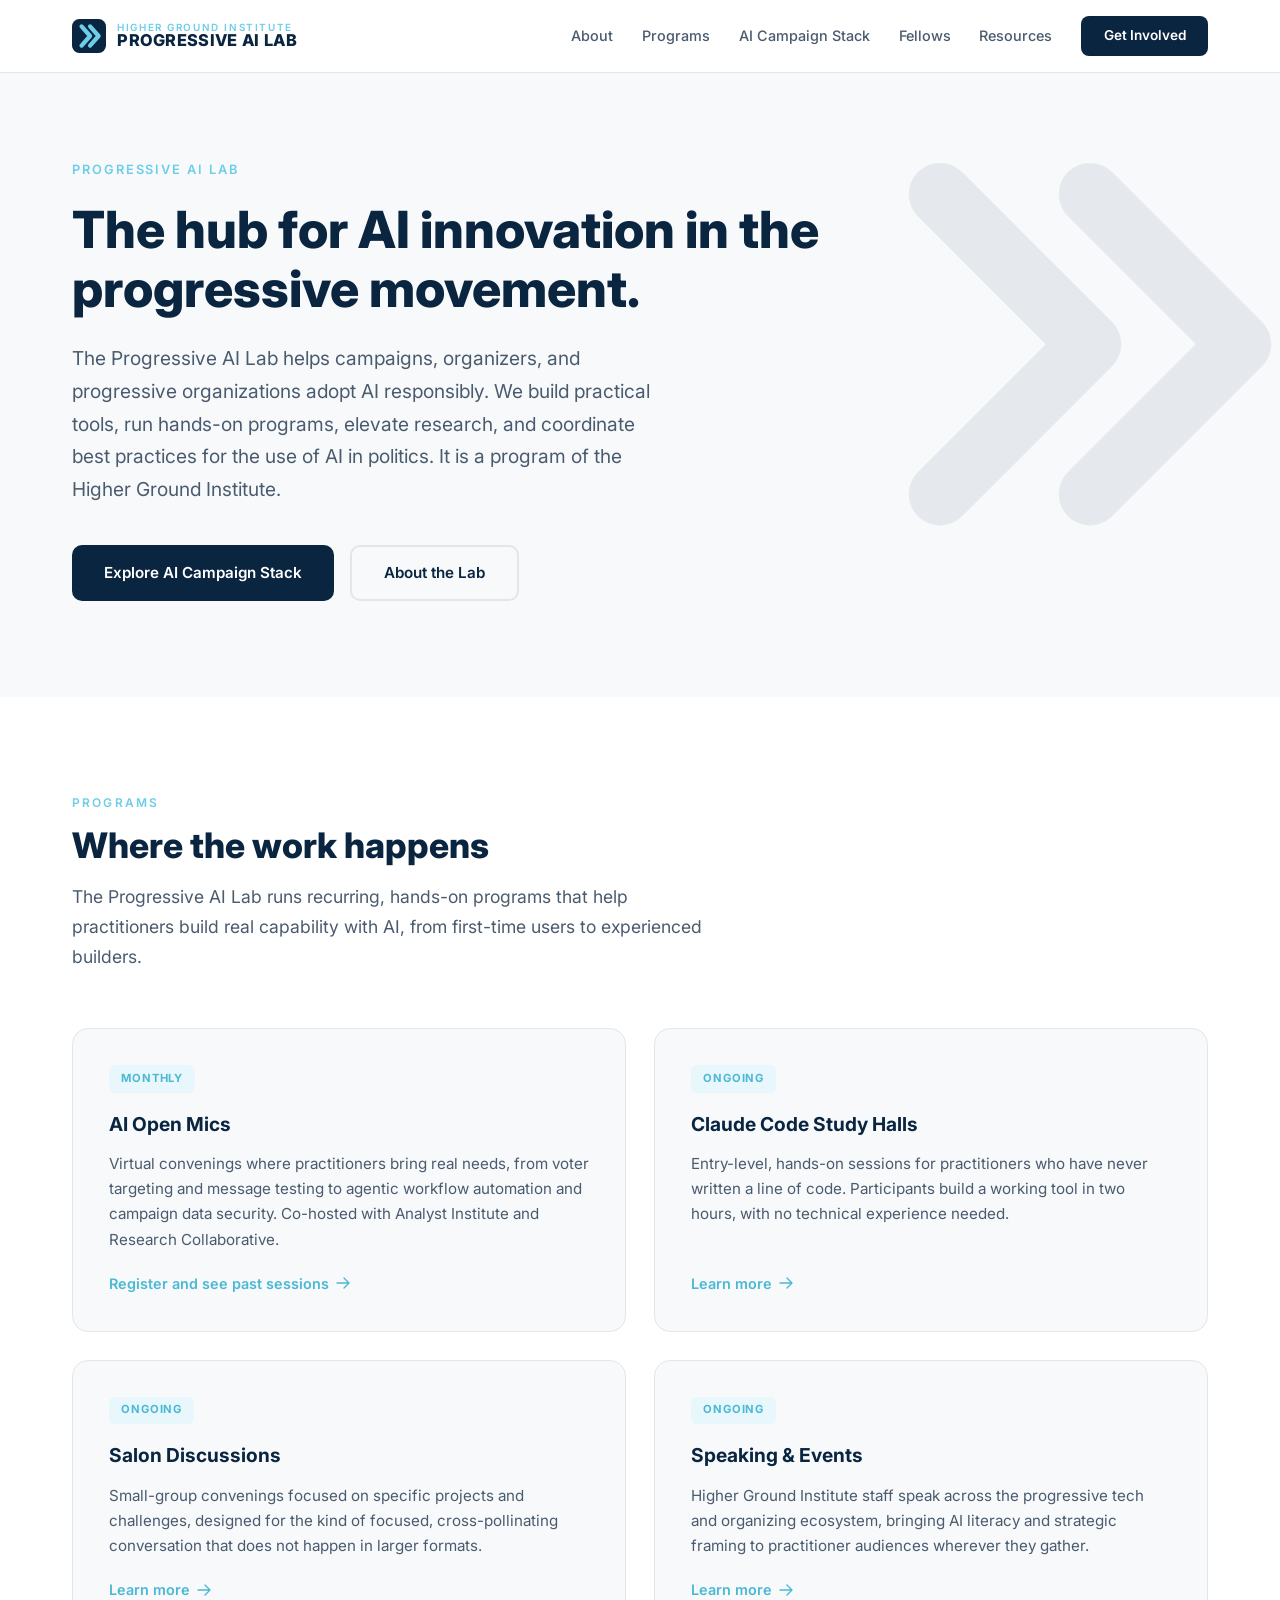
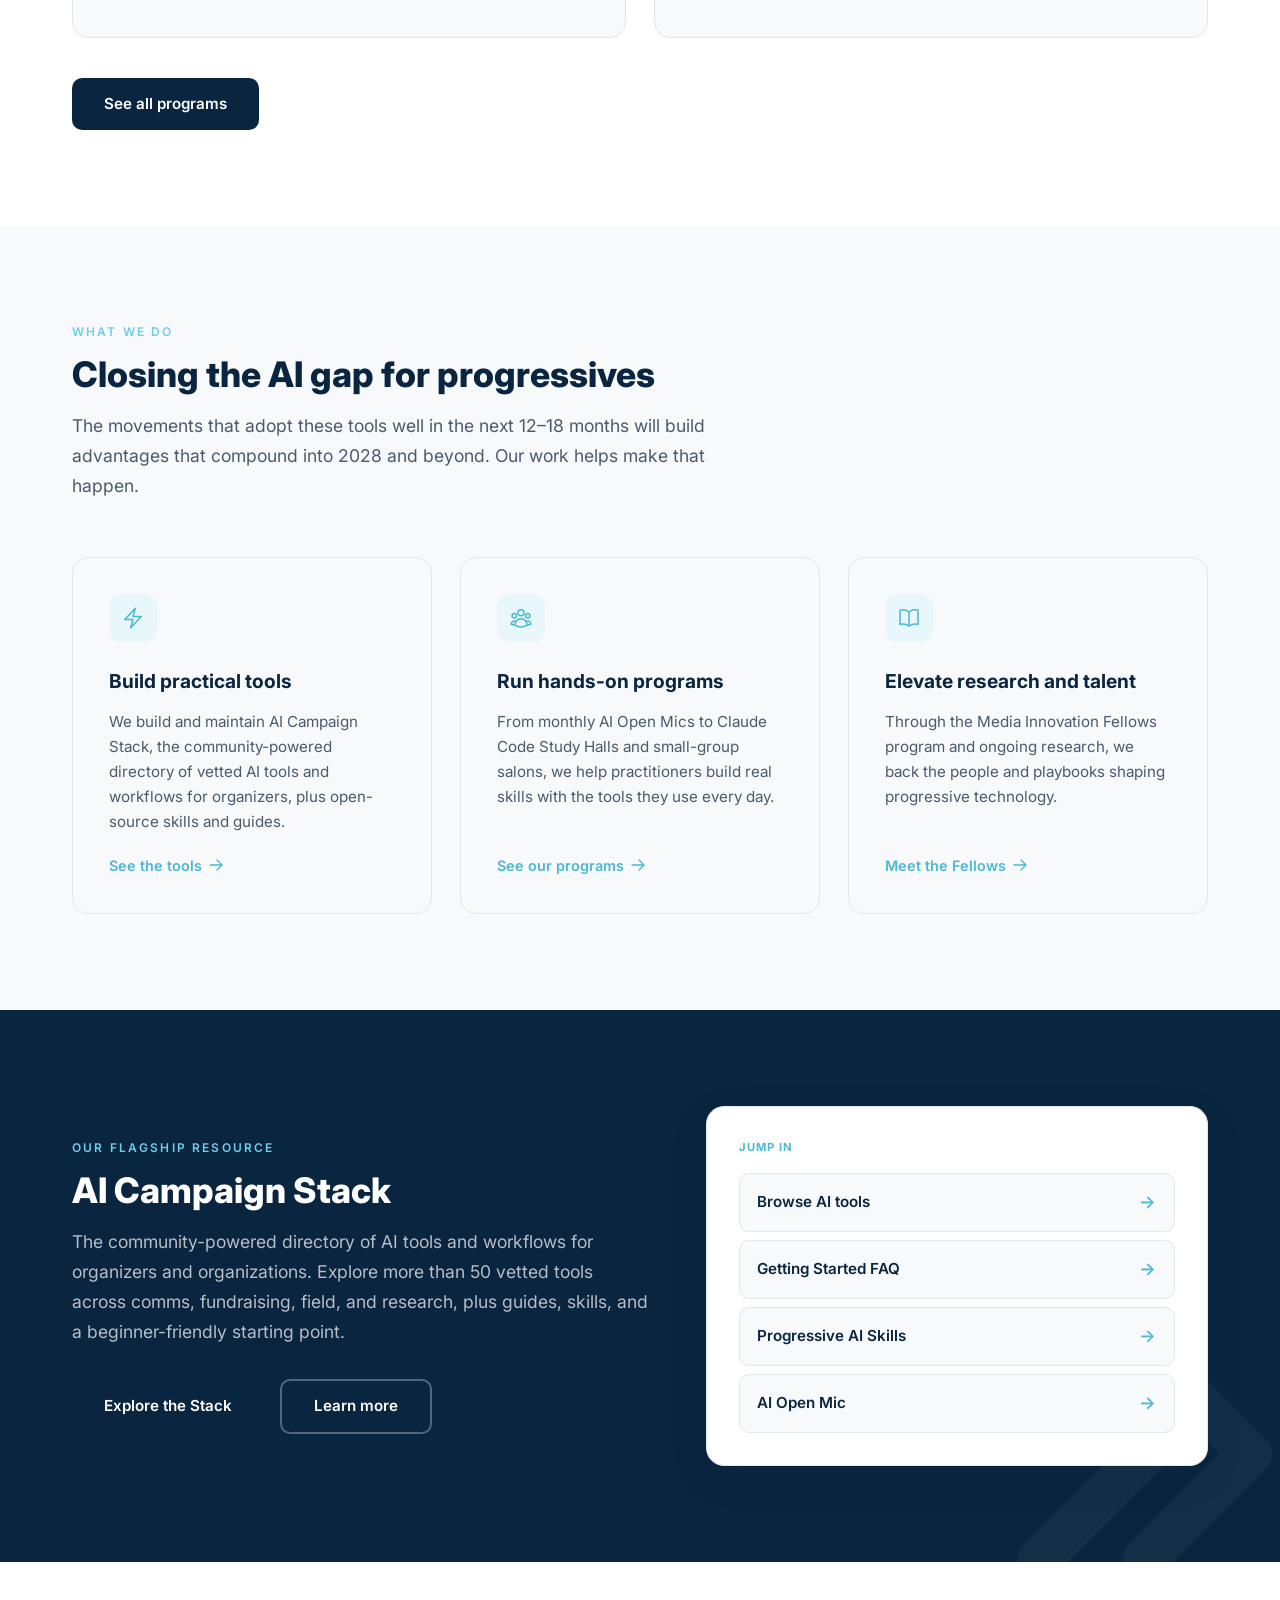
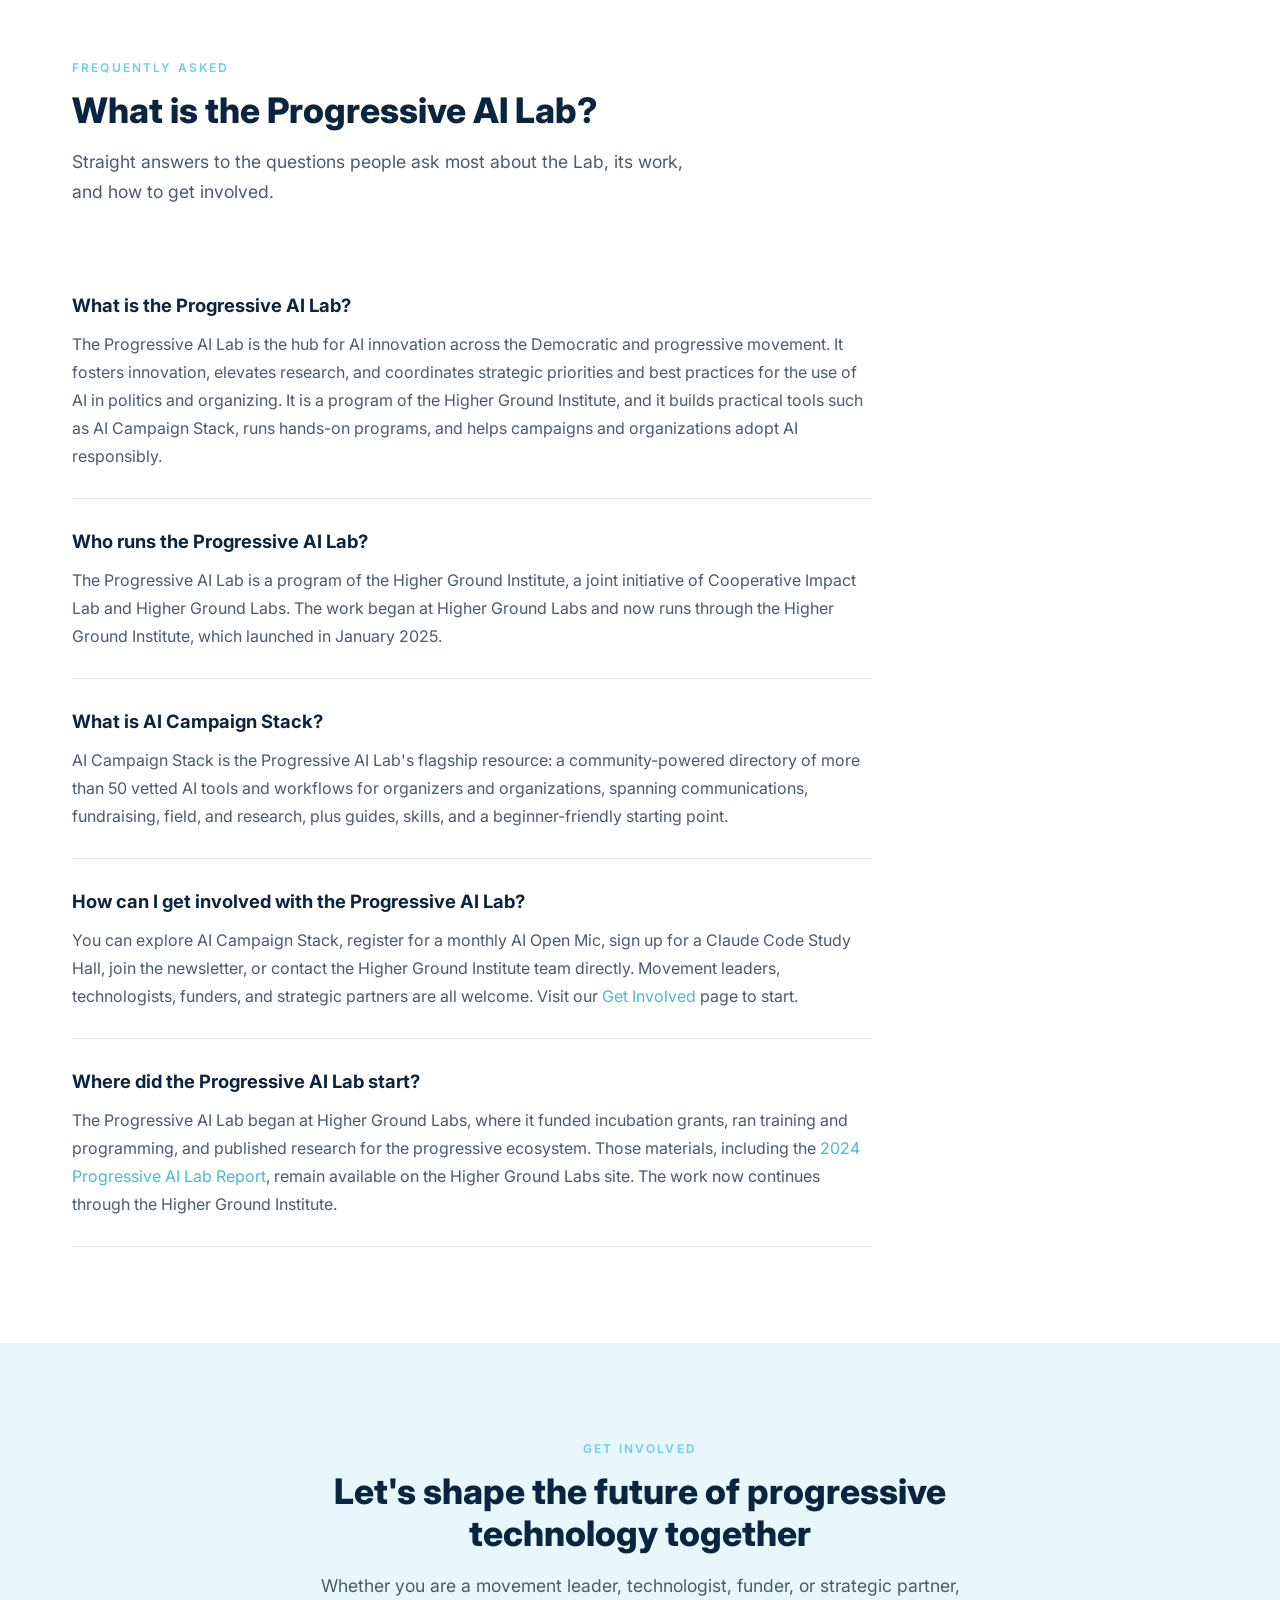
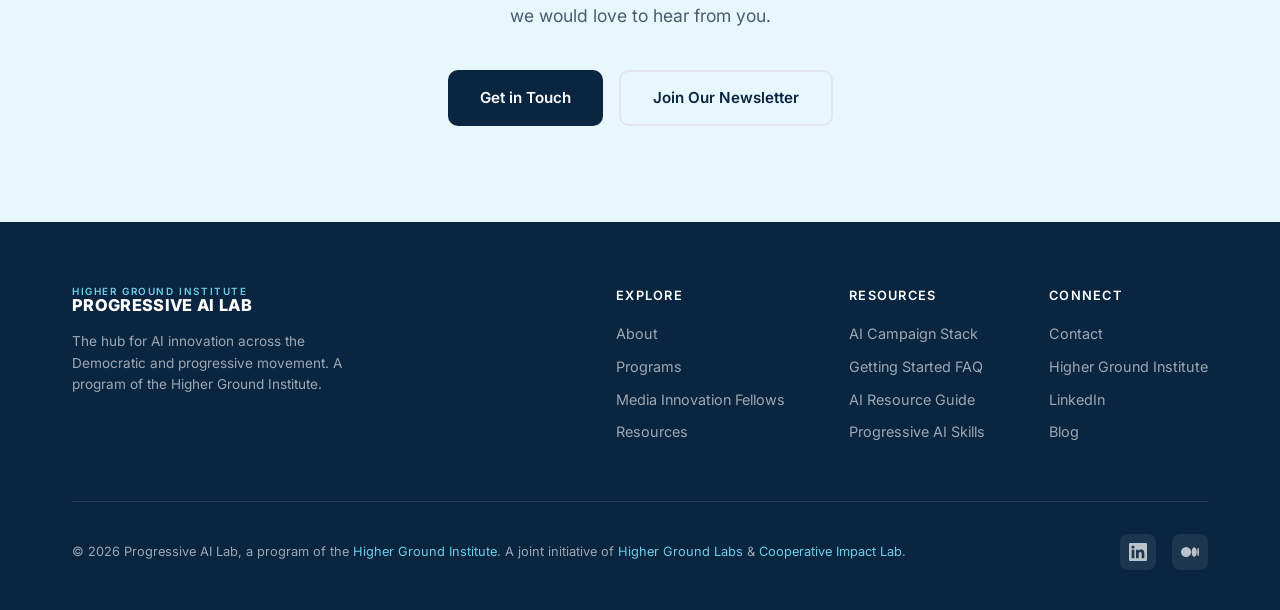
<file: progressive-ai-lab/index.html>
<!DOCTYPE html>
<html lang="en">
<head>
  <meta charset="UTF-8">
  <meta name="viewport" content="width=device-width, initial-scale=1.0">
  <title>Progressive AI Lab | The hub for AI innovation in the progressive movement</title>
  <meta name="description" content="The Progressive AI Lab is the hub for AI innovation across the Democratic and progressive movement. A program of the Higher Ground Institute, it builds tools like AI Campaign Stack, runs hands-on programs, and helps campaigns and organizations adopt AI responsibly.">
  <link rel="canonical" href="https://progressiveailab.org/">
  <meta name="robots" content="index, follow">

  <!-- Open Graph -->
  <meta property="og:title" content="Progressive AI Lab | The hub for AI innovation in the progressive movement">
  <meta property="og:description" content="The hub for AI innovation across the Democratic and progressive movement. We build tools, run programs, and help organizations adopt AI responsibly.">
  <meta property="og:type" content="website">
  <meta property="og:url" content="https://progressiveailab.org/">
  <meta property="og:site_name" content="Progressive AI Lab">
  <meta property="og:image" content="https://progressiveailab.org/favicon.svg">
  <meta name="twitter:card" content="summary">
  <meta name="twitter:title" content="Progressive AI Lab">
  <meta name="twitter:description" content="The hub for AI innovation across the Democratic and progressive movement.">

  <link rel="icon" type="image/svg+xml" href="favicon.svg">
  <link rel="preconnect" href="https://fonts.googleapis.com">
  <link rel="preconnect" href="https://fonts.gstatic.com" crossorigin>
  <link href="https://fonts.googleapis.com/css2?family=Inter:wght@400;500;600;700;800&display=swap" rel="stylesheet">
  <link rel="stylesheet" href="assets/styles.css">

  <!-- Structured data: Organization + WebSite -->
  <script type="application/ld+json">
  {
    "@context": "https://schema.org",
    "@graph": [
      {
        "@type": "Organization",
        "@id": "https://progressiveailab.org/#organization",
        "name": "Progressive AI Lab",
        "alternateName": "The Progressive AI Lab",
        "url": "https://progressiveailab.org/",
        "logo": "https://progressiveailab.org/favicon.svg",
        "description": "The Progressive AI Lab is the hub for AI innovation across the Democratic and progressive movement. It is a program of the Higher Ground Institute.",
        "parentOrganization": {
          "@type": "Organization",
          "name": "Higher Ground Institute",
          "url": "https://higherground.institute"
        },
        "sameAs": [
          "https://aicampaignstack.org/",
          "https://higherground.institute",
          "https://linkedin.com/company/highergroundlabs",
          "https://medium.com/the-cooperative-impact-lab"
        ]
      },
      {
        "@type": "WebSite",
        "@id": "https://progressiveailab.org/#website",
        "url": "https://progressiveailab.org/",
        "name": "Progressive AI Lab",
        "publisher": { "@id": "https://progressiveailab.org/#organization" }
      },
      {
        "@type": "FAQPage",
        "@id": "https://progressiveailab.org/#faq",
        "mainEntity": [
          {
            "@type": "Question",
            "name": "What is the Progressive AI Lab?",
            "acceptedAnswer": {
              "@type": "Answer",
              "text": "The Progressive AI Lab is the hub for AI innovation across the Democratic and progressive movement. It fosters innovation, elevates research, and coordinates strategic priorities and best practices for the use of AI in politics and organizing. It is a program of the Higher Ground Institute, and it builds practical tools such as AI Campaign Stack, runs hands-on programs, and helps campaigns and organizations adopt AI responsibly."
            }
          },
          {
            "@type": "Question",
            "name": "Who runs the Progressive AI Lab?",
            "acceptedAnswer": {
              "@type": "Answer",
              "text": "The Progressive AI Lab is a program of the Higher Ground Institute, a joint initiative of Cooperative Impact Lab and Higher Ground Labs. The work began at Higher Ground Labs and now runs through the Higher Ground Institute, which launched in January 2025."
            }
          },
          {
            "@type": "Question",
            "name": "What is AI Campaign Stack?",
            "acceptedAnswer": {
              "@type": "Answer",
              "text": "AI Campaign Stack is the Progressive AI Lab's flagship resource: a community-powered directory of more than 50 vetted AI tools and workflows for organizers and organizations, spanning communications, fundraising, field, and research, plus guides, skills, and a beginner-friendly starting point."
            }
          },
          {
            "@type": "Question",
            "name": "How can I get involved with the Progressive AI Lab?",
            "acceptedAnswer": {
              "@type": "Answer",
              "text": "You can explore AI Campaign Stack, register for a monthly AI Open Mic, sign up for a Claude Code Study Hall, join the newsletter, or contact the Higher Ground Institute team directly. Movement leaders, technologists, funders, and strategic partners are all welcome."
            }
          },
          {
            "@type": "Question",
            "name": "Where did the Progressive AI Lab start?",
            "acceptedAnswer": {
              "@type": "Answer",
              "text": "The Progressive AI Lab began at Higher Ground Labs, where it funded incubation grants, ran training and programming, and published research for the progressive ecosystem. Those materials, including the 2024 Progressive AI Lab Report, remain available on the Higher Ground Labs site. The work now continues through the Higher Ground Institute."
            }
          }
        ]
      }
    ]
  }
  </script>
</head>
<body>

<!-- NAV -->
<nav id="nav">
  <div class="nav-inner">
    <a href="./" class="nav-brand" aria-label="Progressive AI Lab home">
      <svg class="nav-mark" viewBox="0 0 32 32" xmlns="http://www.w3.org/2000/svg" aria-hidden="true">
        <rect width="32" height="32" rx="7" fill="#0A2540"/>
        <path d="M9 7 L17 16 L9 25" stroke="#6ECDE8" stroke-width="4" stroke-linecap="round" stroke-linejoin="round" fill="none"/>
        <path d="M17 7 L25 16 L17 25" stroke="#6ECDE8" stroke-width="4" stroke-linecap="round" stroke-linejoin="round" fill="none"/>
      </svg>
      <span class="nav-logo">
        <span class="nav-logo-top">Higher Ground Institute</span>
        <span class="nav-logo-bottom">Progressive AI Lab</span>
      </span>
    </a>
    <div class="nav-links" id="navLinks">
      <a href="about/">About</a>
      <a href="programs/">Programs</a>
      <a href="ai-campaign-stack/">AI Campaign Stack</a>
      <a href="fellows/">Fellows</a>
      <a href="resources/">Resources</a>
      <a href="contact/" class="nav-cta">Get Involved</a>
    </div>
    <button class="mobile-toggle" aria-label="Toggle menu">
      <span></span><span></span><span></span>
    </button>
  </div>
</nav>

<!-- HERO -->
<section class="hero">
  <div class="container">
    <div class="hero-content">
      <div class="hero-label">Progressive AI Lab</div>
      <h1>The hub for AI innovation in the progressive movement.</h1>
      <p>The Progressive AI Lab helps campaigns, organizers, and progressive organizations adopt AI responsibly. We build practical tools, run hands-on programs, elevate research, and coordinate best practices for the use of AI in politics. It is a program of the Higher Ground Institute.</p>
      <div class="hero-actions">
        <a href="ai-campaign-stack/" class="btn btn-primary">Explore AI Campaign Stack</a>
        <a href="about/" class="btn btn-outline">About the Lab</a>
      </div>
    </div>
  </div>
  <div class="hero-chevrons">
    <svg viewBox="0 0 400 320" fill="none" xmlns="http://www.w3.org/2000/svg" aria-hidden="true">
      <path d="M80 40L200 160L80 280" stroke="#0A2540" stroke-width="50" stroke-linecap="round" stroke-linejoin="round"/>
      <path d="M200 40L320 160L200 280" stroke="#0A2540" stroke-width="50" stroke-linecap="round" stroke-linejoin="round"/>
    </svg>
  </div>
</section>

<!-- PROGRAMS PREVIEW -->
<section class="stat-band">
  <div class="container">
    <div class="section-header">
      <div class="section-label">Programs</div>
      <h2 class="section-title">Where the work happens</h2>
      <p class="section-subtitle">The Progressive AI Lab runs recurring, hands-on programs that help practitioners build real capability with AI, from first-time users to experienced builders.</p>
    </div>
    <div class="grid-2">
      <div class="card">
        <span class="card-tag">Monthly</span>
        <h3>AI Open Mics</h3>
        <p>Virtual convenings where practitioners bring real needs, from voter targeting and message testing to agentic workflow automation and campaign data security. Co-hosted with Analyst Institute and Research Collaborative.</p>
        <a href="https://aicampaignstack.org/open-mic" target="_blank" rel="noopener" class="card-link">Register and see past sessions <svg xmlns="http://www.w3.org/2000/svg" fill="none" viewBox="0 0 24 24" stroke-width="2" stroke="currentColor"><path stroke-linecap="round" stroke-linejoin="round" d="M13.5 4.5 21 12m0 0-7.5 7.5M21 12H3"/></svg></a>
      </div>
      <div class="card">
        <span class="card-tag">Ongoing</span>
        <h3>Claude Code Study Halls</h3>
        <p>Entry-level, hands-on sessions for practitioners who have never written a line of code. Participants build a working tool in two hours, with no technical experience needed.</p>
        <a href="programs/" class="card-link">Learn more <svg xmlns="http://www.w3.org/2000/svg" fill="none" viewBox="0 0 24 24" stroke-width="2" stroke="currentColor"><path stroke-linecap="round" stroke-linejoin="round" d="M13.5 4.5 21 12m0 0-7.5 7.5M21 12H3"/></svg></a>
      </div>
      <div class="card">
        <span class="card-tag">Ongoing</span>
        <h3>Salon Discussions</h3>
        <p>Small-group convenings focused on specific projects and challenges, designed for the kind of focused, cross-pollinating conversation that does not happen in larger formats.</p>
        <a href="programs/" class="card-link">Learn more <svg xmlns="http://www.w3.org/2000/svg" fill="none" viewBox="0 0 24 24" stroke-width="2" stroke="currentColor"><path stroke-linecap="round" stroke-linejoin="round" d="M13.5 4.5 21 12m0 0-7.5 7.5M21 12H3"/></svg></a>
      </div>
      <div class="card">
        <span class="card-tag">Ongoing</span>
        <h3>Speaking &amp; Events</h3>
        <p>Higher Ground Institute staff speak across the progressive tech and organizing ecosystem, bringing AI literacy and strategic framing to practitioner audiences wherever they gather.</p>
        <a href="programs/" class="card-link">Learn more <svg xmlns="http://www.w3.org/2000/svg" fill="none" viewBox="0 0 24 24" stroke-width="2" stroke="currentColor"><path stroke-linecap="round" stroke-linejoin="round" d="M13.5 4.5 21 12m0 0-7.5 7.5M21 12H3"/></svg></a>
      </div>
    </div>
    <div style="margin-top:2.5rem;">
      <a href="programs/" class="btn btn-primary">See all programs</a>
    </div>
  </div>
</section>

<!-- WHAT WE DO -->
<section class="alt">
  <div class="container">
    <div class="section-header">
      <div class="section-label">What We Do</div>
      <h2 class="section-title">Closing the AI gap for progressives</h2>
      <p class="section-subtitle">The movements that adopt these tools well in the next 12&ndash;18 months will build advantages that compound into 2028 and beyond. Our work helps make that happen.</p>
    </div>
    <div class="grid-3">
      <div class="card">
        <div class="card-icon">
          <svg xmlns="http://www.w3.org/2000/svg" fill="none" viewBox="0 0 24 24" stroke-width="1.5" stroke="currentColor"><path stroke-linecap="round" stroke-linejoin="round" d="M3.75 13.5l10.5-11.25L12 10.5h8.25L9.75 21.75 12 13.5H3.75z"/></svg>
        </div>
        <h3>Build practical tools</h3>
        <p>We build and maintain AI Campaign Stack, the community-powered directory of vetted AI tools and workflows for organizers, plus open-source skills and guides.</p>
        <a href="ai-campaign-stack/" class="card-link">See the tools <svg xmlns="http://www.w3.org/2000/svg" fill="none" viewBox="0 0 24 24" stroke-width="2" stroke="currentColor"><path stroke-linecap="round" stroke-linejoin="round" d="M13.5 4.5 21 12m0 0-7.5 7.5M21 12H3"/></svg></a>
      </div>
      <div class="card">
        <div class="card-icon">
          <svg xmlns="http://www.w3.org/2000/svg" fill="none" viewBox="0 0 24 24" stroke-width="1.5" stroke="currentColor"><path stroke-linecap="round" stroke-linejoin="round" d="M18 18.72a9.094 9.094 0 003.741-.479 3 3 0 00-4.682-2.72m.94 3.198l.001.031c0 .225-.012.447-.037.666A11.944 11.944 0 0112 21c-2.17 0-4.207-.576-5.963-1.584A6.062 6.062 0 016 18.719m12 0a5.971 5.971 0 00-.941-3.197m0 0A5.995 5.995 0 0012 12.75a5.995 5.995 0 00-5.058 2.772m0 0a3 3 0 00-4.681 2.72 8.986 8.986 0 003.74.479m.94-3.199a5.971 5.971 0 00-.94 3.197M15 6.75a3 3 0 11-6 0 3 3 0 016 0zm6 3a2.25 2.25 0 11-4.5 0 2.25 2.25 0 014.5 0zm-13.5 0a2.25 2.25 0 11-4.5 0 2.25 2.25 0 014.5 0z"/></svg>
        </div>
        <h3>Run hands-on programs</h3>
        <p>From monthly AI Open Mics to Claude Code Study Halls and small-group salons, we help practitioners build real skills with the tools they use every day.</p>
        <a href="programs/" class="card-link">See our programs <svg xmlns="http://www.w3.org/2000/svg" fill="none" viewBox="0 0 24 24" stroke-width="2" stroke="currentColor"><path stroke-linecap="round" stroke-linejoin="round" d="M13.5 4.5 21 12m0 0-7.5 7.5M21 12H3"/></svg></a>
      </div>
      <div class="card">
        <div class="card-icon">
          <svg xmlns="http://www.w3.org/2000/svg" fill="none" viewBox="0 0 24 24" stroke-width="1.5" stroke="currentColor"><path stroke-linecap="round" stroke-linejoin="round" d="M12 6.042A8.967 8.967 0 006 3.75c-1.052 0-2.062.18-3 .512v14.25A8.987 8.987 0 016 18c2.305 0 4.408.867 6 2.292m0-14.25a8.966 8.966 0 016-2.292c1.052 0 2.062.18 3 .512v14.25A8.987 8.987 0 0018 18a8.967 8.967 0 00-6 2.292m0-14.25v14.25"/></svg>
        </div>
        <h3>Elevate research and talent</h3>
        <p>Through the Media Innovation Fellows program and ongoing research, we back the people and playbooks shaping progressive technology.</p>
        <a href="fellows/" class="card-link">Meet the Fellows <svg xmlns="http://www.w3.org/2000/svg" fill="none" viewBox="0 0 24 24" stroke-width="2" stroke="currentColor"><path stroke-linecap="round" stroke-linejoin="round" d="M13.5 4.5 21 12m0 0-7.5 7.5M21 12H3"/></svg></a>
      </div>
    </div>
  </div>
</section>

<!-- AI CAMPAIGN STACK FEATURE -->
<section class="dark">
  <div class="container">
    <div class="split-inner">
      <div>
        <div class="section-label">Our Flagship Resource</div>
        <h2 class="section-title">AI Campaign Stack</h2>
        <p class="section-subtitle">The community-powered directory of AI tools and workflows for organizers and organizations. Explore more than 50 vetted tools across comms, fundraising, field, and research, plus guides, skills, and a beginner-friendly starting point.</p>
        <div class="hero-actions" style="margin-top:2rem;">
          <a href="https://aicampaignstack.org/" target="_blank" rel="noopener" class="btn btn-primary">Explore the Stack</a>
          <a href="ai-campaign-stack/" class="btn btn-outline" style="color:#fff;border-color:rgba(255,255,255,0.3);">Learn more</a>
        </div>
      </div>
      <div class="split-visual">
        <div class="split-visual-label">Jump in</div>
        <div class="jump-links">
          <a href="https://aicampaignstack.org/" target="_blank" rel="noopener">Browse AI tools <span>&rarr;</span></a>
          <a href="https://aicampaignstack.org/faq" target="_blank" rel="noopener">Getting Started FAQ <span>&rarr;</span></a>
          <a href="https://aicampaignstack.org/skills" target="_blank" rel="noopener">Progressive AI Skills <span>&rarr;</span></a>
          <a href="https://aicampaignstack.org/open-mic" target="_blank" rel="noopener">AI Open Mic <span>&rarr;</span></a>
        </div>
      </div>
    </div>
  </div>
  <div class="dark-chevrons">
    <svg viewBox="0 0 400 320" fill="none" xmlns="http://www.w3.org/2000/svg" aria-hidden="true">
      <path d="M80 40L200 160L80 280" stroke="#FFFFFF" stroke-width="50" stroke-linecap="round" stroke-linejoin="round"/>
      <path d="M200 40L320 160L200 280" stroke="#FFFFFF" stroke-width="50" stroke-linecap="round" stroke-linejoin="round"/>
    </svg>
  </div>
</section>

<!-- FAQ -->
<section class="faq">
  <div class="container">
    <div class="section-header">
      <div class="section-label">Frequently Asked</div>
      <h2 class="section-title">What is the Progressive AI Lab?</h2>
      <p class="section-subtitle">Straight answers to the questions people ask most about the Lab, its work, and how to get involved.</p>
    </div>
    <div class="faq-list">
      <div class="faq-item">
        <h3>What is the Progressive AI Lab?</h3>
        <p>The Progressive AI Lab is the hub for AI innovation across the Democratic and progressive movement. It fosters innovation, elevates research, and coordinates strategic priorities and best practices for the use of AI in politics and organizing. It is a program of the Higher Ground Institute, and it builds practical tools such as AI Campaign Stack, runs hands-on programs, and helps campaigns and organizations adopt AI responsibly.</p>
      </div>
      <div class="faq-item">
        <h3>Who runs the Progressive AI Lab?</h3>
        <p>The Progressive AI Lab is a program of the Higher Ground Institute, a joint initiative of Cooperative Impact Lab and Higher Ground Labs. The work began at Higher Ground Labs and now runs through the Higher Ground Institute, which launched in January 2025.</p>
      </div>
      <div class="faq-item">
        <h3>What is AI Campaign Stack?</h3>
        <p>AI Campaign Stack is the Progressive AI Lab's flagship resource: a community-powered directory of more than 50 vetted AI tools and workflows for organizers and organizations, spanning communications, fundraising, field, and research, plus guides, skills, and a beginner-friendly starting point.</p>
      </div>
      <div class="faq-item">
        <h3>How can I get involved with the Progressive AI Lab?</h3>
        <p>You can explore AI Campaign Stack, register for a monthly AI Open Mic, sign up for a Claude Code Study Hall, join the newsletter, or contact the Higher Ground Institute team directly. Movement leaders, technologists, funders, and strategic partners are all welcome. Visit our <a href="contact/">Get Involved</a> page to start.</p>
      </div>
      <div class="faq-item">
        <h3>Where did the Progressive AI Lab start?</h3>
        <p>The Progressive AI Lab began at Higher Ground Labs, where it funded incubation grants, ran training and programming, and published research for the progressive ecosystem. Those materials, including the <a href="https://highergroundlabs.com/2024-progressive-ai-lab-report/" target="_blank" rel="noopener">2024 Progressive AI Lab Report</a>, remain available on the Higher Ground Labs site. The work now continues through the Higher Ground Institute.</p>
      </div>
    </div>
  </div>
</section>

<!-- CTA -->
<section class="cta-section">
  <div class="container">
    <div class="cta-inner">
      <div class="section-label">Get Involved</div>
      <h2 class="section-title">Let's shape the future of progressive technology together</h2>
      <p>Whether you are a movement leader, technologist, funder, or strategic partner, we would love to hear from you.</p>
      <div class="cta-actions">
        <a href="contact/" class="btn btn-primary">Get in Touch</a>
        <a href="https://highergroundlabs.us16.list-manage.com/subscribe?u=a5921f340ead4a2af0710c224&amp;id=ddcc58856e" target="_blank" rel="noopener" class="btn btn-outline">Join Our Newsletter</a>
      </div>
    </div>
  </div>
</section>

<!-- FOOTER -->
<footer>
  <div class="container">
    <div class="footer-top">
      <div class="footer-brand">
        <div class="nav-logo">
          <span class="nav-logo-top">Higher Ground Institute</span>
          <span class="nav-logo-bottom">Progressive AI Lab</span>
        </div>
        <p>The hub for AI innovation across the Democratic and progressive movement. A program of the Higher Ground Institute.</p>
      </div>
      <div class="footer-links">
        <div class="footer-col">
          <h4>Explore</h4>
          <a href="about/">About</a>
          <a href="programs/">Programs</a>
          <a href="fellows/">Media Innovation Fellows</a>
          <a href="resources/">Resources</a>
        </div>
        <div class="footer-col">
          <h4>Resources</h4>
          <a href="https://aicampaignstack.org/" target="_blank" rel="noopener">AI Campaign Stack</a>
          <a href="https://aicampaignstack.org/faq" target="_blank" rel="noopener">Getting Started FAQ</a>
          <a href="https://aicampaignstack.org/resources" target="_blank" rel="noopener">AI Resource Guide</a>
          <a href="https://aicampaignstack.org/skills" target="_blank" rel="noopener">Progressive AI Skills</a>
        </div>
        <div class="footer-col">
          <h4>Connect</h4>
          <a href="contact/">Contact</a>
          <a href="https://higherground.institute" target="_blank" rel="noopener">Higher Ground Institute</a>
          <a href="https://linkedin.com/company/highergroundlabs" target="_blank" rel="noopener">LinkedIn</a>
          <a href="https://medium.com/the-cooperative-impact-lab" target="_blank" rel="noopener">Blog</a>
        </div>
      </div>
    </div>
    <div class="footer-bottom">
      <span>&copy; 2026 Progressive AI Lab, a program of the <a href="https://higherground.institute" target="_blank" rel="noopener">Higher Ground Institute</a>. A joint initiative of <a href="https://highergroundlabs.com" target="_blank" rel="noopener">Higher Ground Labs</a> &amp; <a href="https://cooperativeimpactlab.org" target="_blank" rel="noopener">Cooperative Impact Lab</a>.</span>
      <div class="footer-social">
        <a href="https://linkedin.com/company/highergroundlabs" target="_blank" rel="noopener" aria-label="LinkedIn">
          <svg viewBox="0 0 24 24"><path d="M20.447 20.452h-3.554v-5.569c0-1.328-.027-3.037-1.852-3.037-1.853 0-2.136 1.445-2.136 2.939v5.667H9.351V9h3.414v1.561h.046c.477-.9 1.637-1.85 3.37-1.85 3.601 0 4.267 2.37 4.267 5.455v6.286zM5.337 7.433a2.062 2.062 0 01-2.063-2.065 2.064 2.064 0 112.063 2.065zm1.782 13.019H3.555V9h3.564v11.452zM22.225 0H1.771C.792 0 0 .774 0 1.729v20.542C0 23.227.792 24 1.771 24h20.451C23.2 24 24 23.227 24 22.271V1.729C24 .774 23.2 0 22.222 0h.003z"/></svg>
        </a>
        <a href="https://medium.com/the-cooperative-impact-lab" target="_blank" rel="noopener" aria-label="Medium">
          <svg viewBox="0 0 24 24"><path d="M13.54 12a6.8 6.8 0 01-6.77 6.82A6.8 6.8 0 010 12a6.8 6.8 0 016.77-6.82A6.8 6.8 0 0113.54 12zM20.96 12c0 3.54-1.51 6.42-3.38 6.42-1.87 0-3.39-2.88-3.39-6.42s1.52-6.42 3.39-6.42 3.38 2.88 3.38 6.42M24 12c0 3.17-.53 5.75-1.19 5.75-.66 0-1.19-2.58-1.19-5.75s.53-5.75 1.19-5.75C23.47 6.25 24 8.83 24 12z"/></svg>
        </a>
      </div>
    </div>
  </div>
</footer>

<script src="assets/site.js"></script>
</body>
</html>
</file>
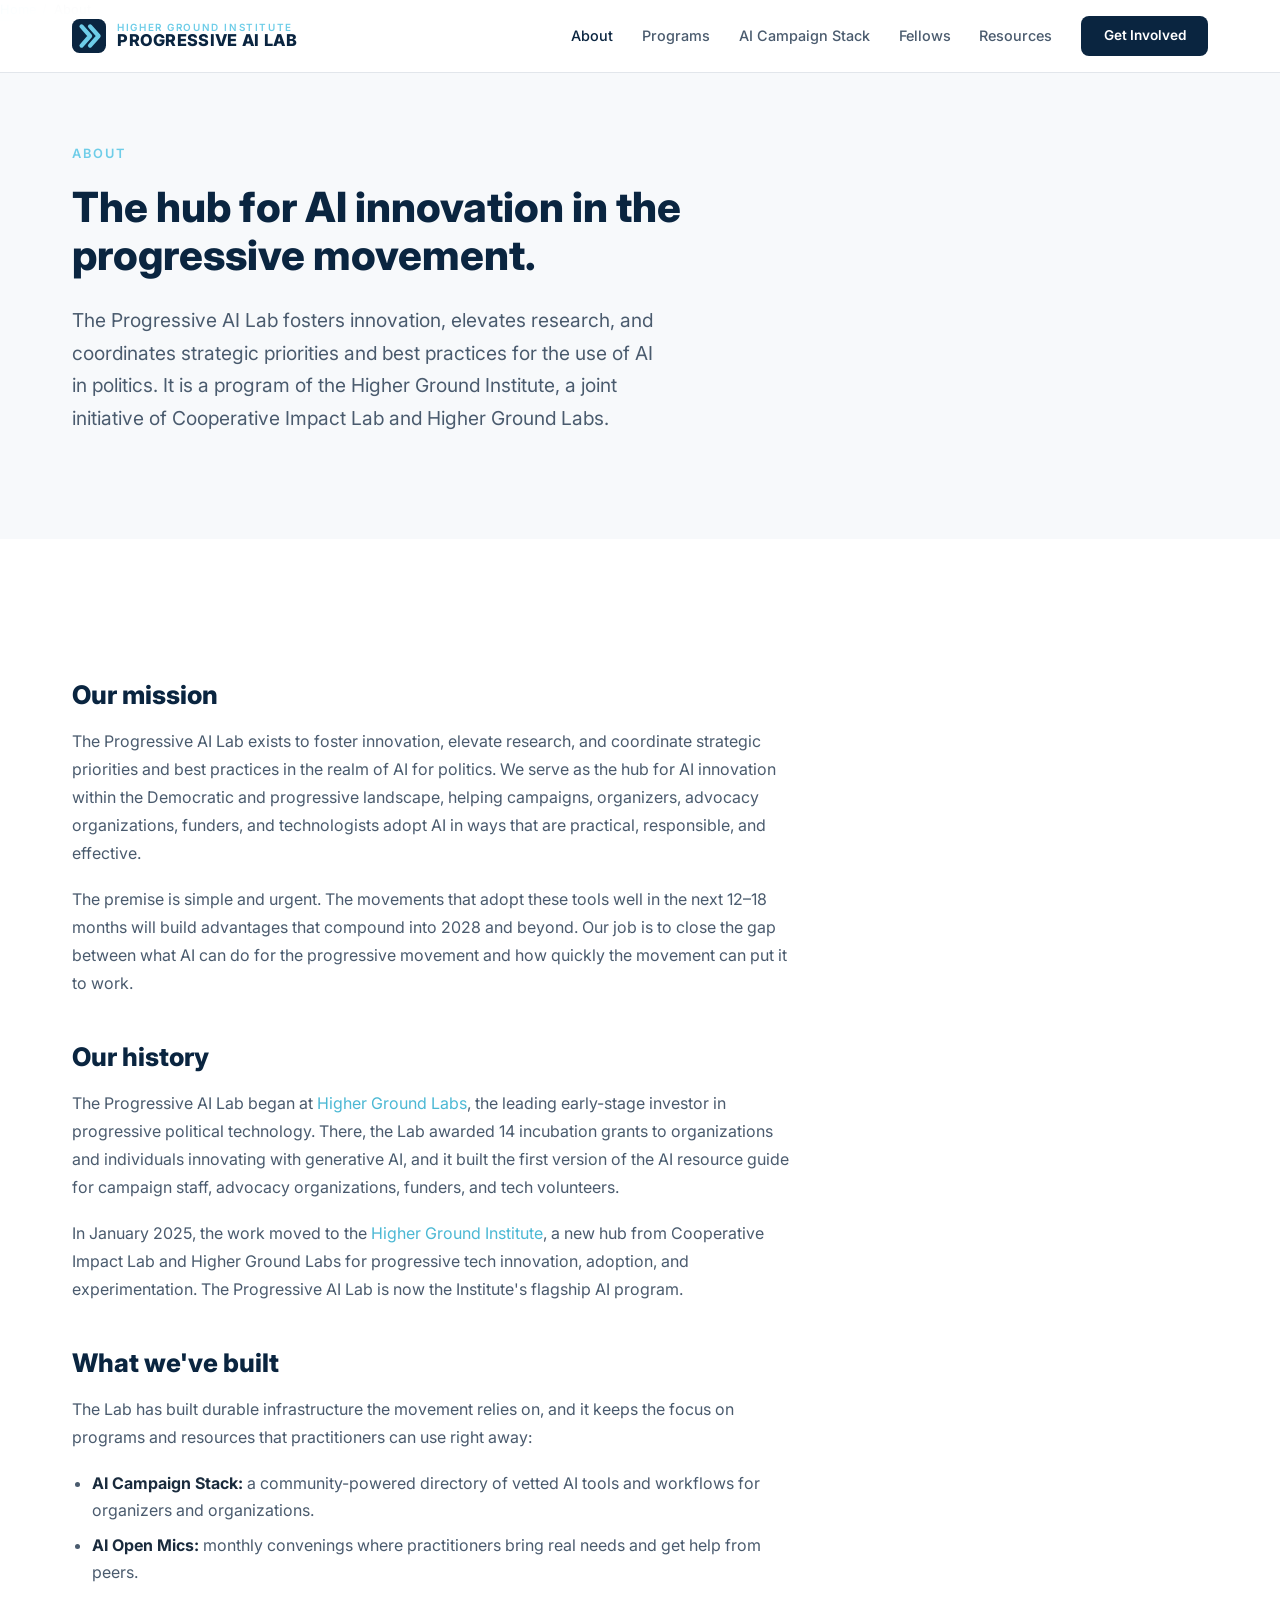
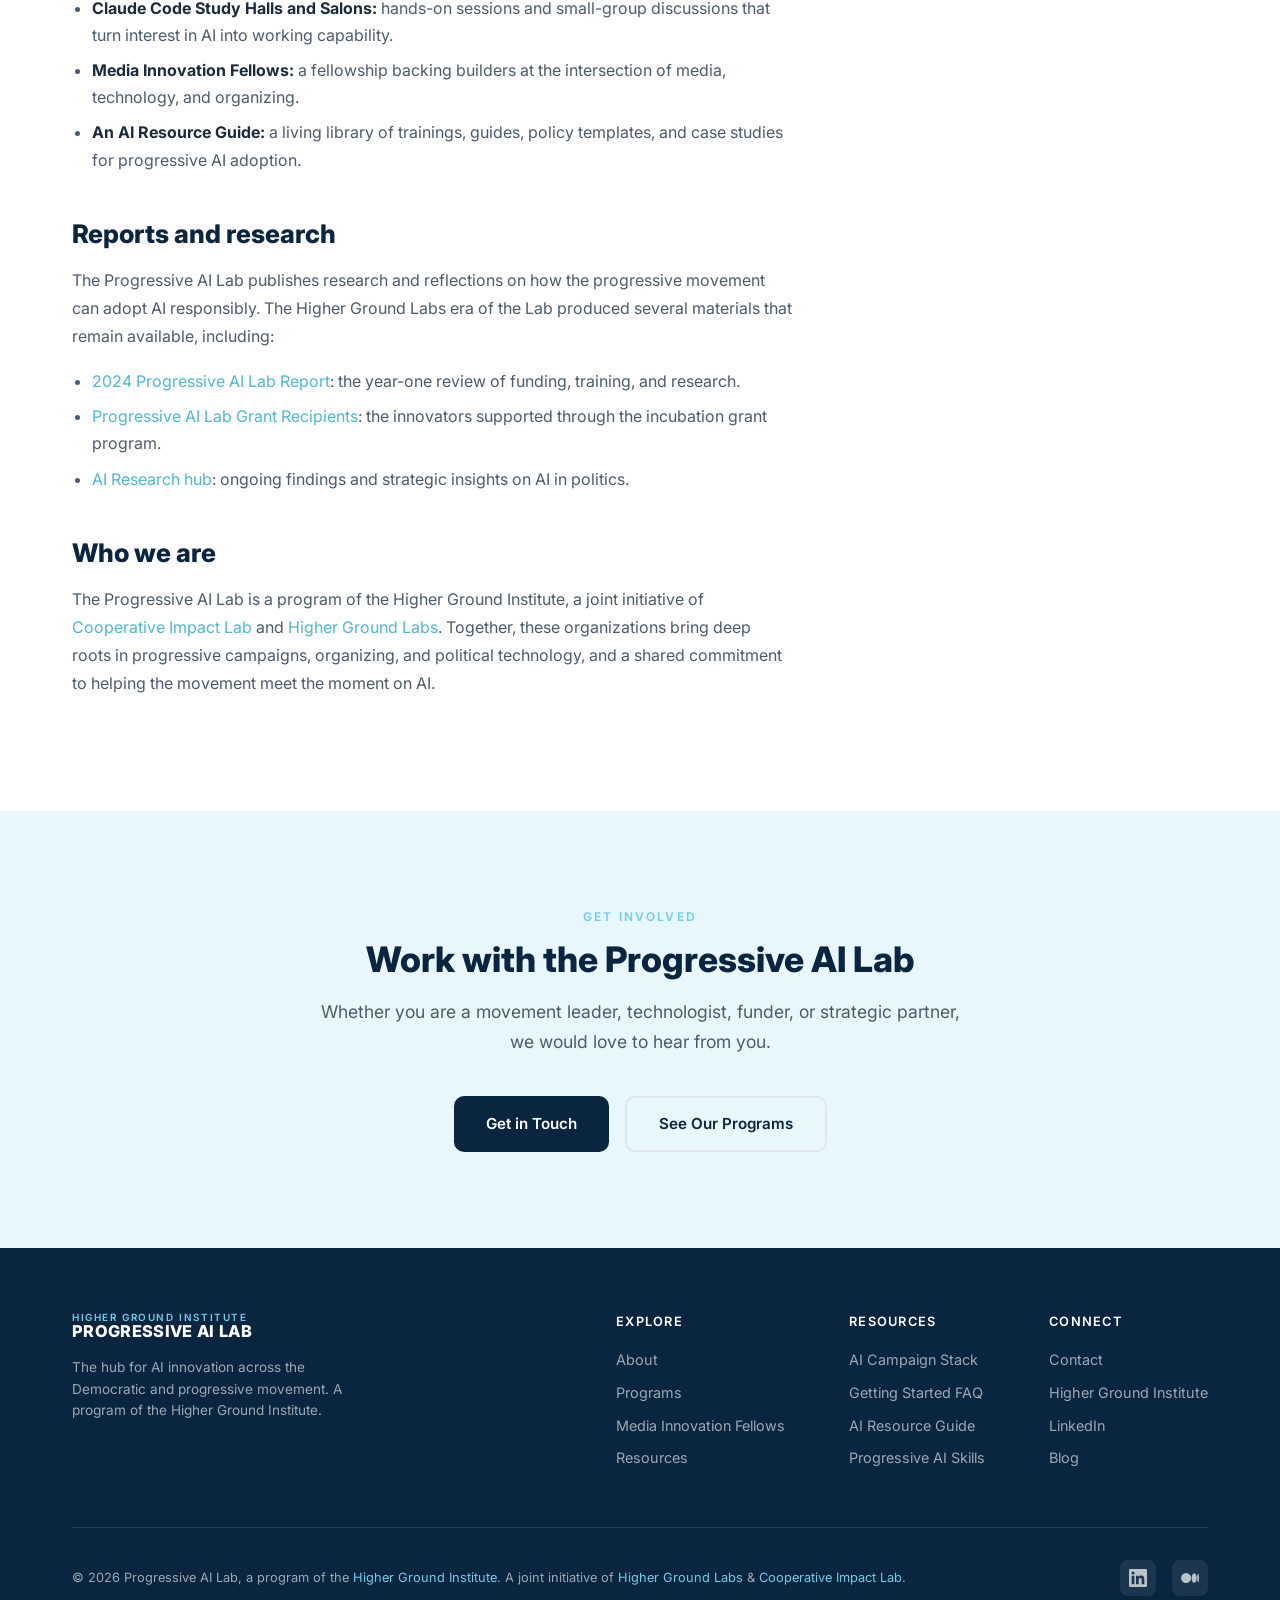
<file: progressive-ai-lab/about/index.html>
<!DOCTYPE html>
<html lang="en">
<head>
  <meta charset="UTF-8">
  <meta name="viewport" content="width=device-width, initial-scale=1.0">
  <title>About the Progressive AI Lab | Mission, history, and impact</title>
  <meta name="description" content="The Progressive AI Lab fosters innovation, elevates research, and coordinates best practices for AI in politics. Learn its mission, its history from Higher Ground Labs to the Higher Ground Institute, and its measurable impact.">
  <link rel="canonical" href="https://progressiveailab.org/about/">
  <meta name="robots" content="index, follow">

  <meta property="og:title" content="About the Progressive AI Lab">
  <meta property="og:description" content="Mission, history, and impact of the hub for AI innovation in the progressive movement.">
  <meta property="og:type" content="website">
  <meta property="og:url" content="https://progressiveailab.org/about/">
  <meta property="og:site_name" content="Progressive AI Lab">
  <meta property="og:image" content="https://progressiveailab.org/favicon.svg">
  <meta name="twitter:card" content="summary">
  <meta name="twitter:title" content="About the Progressive AI Lab">
  <meta name="twitter:description" content="Mission, history, and impact of the hub for AI innovation in the progressive movement.">

  <link rel="icon" type="image/svg+xml" href="../favicon.svg">
  <link rel="preconnect" href="https://fonts.googleapis.com">
  <link rel="preconnect" href="https://fonts.gstatic.com" crossorigin>
  <link href="https://fonts.googleapis.com/css2?family=Inter:wght@400;500;600;700;800&display=swap" rel="stylesheet">
  <link rel="stylesheet" href="../assets/styles.css">

  <script type="application/ld+json">
  {
    "@context": "https://schema.org",
    "@type": "AboutPage",
    "name": "About the Progressive AI Lab",
    "url": "https://progressiveailab.org/about/",
    "description": "Mission, history, and impact of the Progressive AI Lab, the hub for AI innovation in the progressive movement.",
    "about": {
      "@type": "Organization",
      "name": "Progressive AI Lab",
      "url": "https://progressiveailab.org/",
      "parentOrganization": { "@type": "Organization", "name": "Higher Ground Institute" }
    }
  }
  </script>
  <script type="application/ld+json">
  {
    "@context": "https://schema.org",
    "@type": "BreadcrumbList",
    "itemListElement": [
      { "@type": "ListItem", "position": 1, "name": "Home", "item": "https://progressiveailab.org/" },
      { "@type": "ListItem", "position": 2, "name": "About", "item": "https://progressiveailab.org/about/" }
    ]
  }
  </script>
</head>
<body>

<nav id="nav">
  <div class="nav-inner">
    <a href="../" class="nav-brand" aria-label="Progressive AI Lab home">
      <svg class="nav-mark" viewBox="0 0 32 32" xmlns="http://www.w3.org/2000/svg" aria-hidden="true">
        <rect width="32" height="32" rx="7" fill="#0A2540"/>
        <path d="M9 7 L17 16 L9 25" stroke="#6ECDE8" stroke-width="4" stroke-linecap="round" stroke-linejoin="round" fill="none"/>
        <path d="M17 7 L25 16 L17 25" stroke="#6ECDE8" stroke-width="4" stroke-linecap="round" stroke-linejoin="round" fill="none"/>
      </svg>
      <span class="nav-logo">
        <span class="nav-logo-top">Higher Ground Institute</span>
        <span class="nav-logo-bottom">Progressive AI Lab</span>
      </span>
    </a>
    <div class="nav-links" id="navLinks">
      <a href="../about/" aria-current="page">About</a>
      <a href="../programs/">Programs</a>
      <a href="../ai-campaign-stack/">AI Campaign Stack</a>
      <a href="../fellows/">Fellows</a>
      <a href="../resources/">Resources</a>
      <a href="../contact/" class="nav-cta">Get Involved</a>
    </div>
    <button class="mobile-toggle" aria-label="Toggle menu">
      <span></span><span></span><span></span>
    </button>
  </div>
</nav>

<section class="hero compact">
  <div class="container">
    <div class="hero-content">
      <nav class="breadcrumb" aria-label="Breadcrumb">
        <a href="../">Home</a><span>/</span>About
      </nav>
      <div class="hero-label">About</div>
      <h1>The hub for AI innovation in the progressive movement.</h1>
      <p>The Progressive AI Lab fosters innovation, elevates research, and coordinates strategic priorities and best practices for the use of AI in politics. It is a program of the Higher Ground Institute, a joint initiative of Cooperative Impact Lab and Higher Ground Labs.</p>
    </div>
  </div>
</section>

<section>
  <div class="container">
    <div class="prose">
      <h2>Our mission</h2>
      <p>The Progressive AI Lab exists to foster innovation, elevate research, and coordinate strategic priorities and best practices in the realm of AI for politics. We serve as the hub for AI innovation within the Democratic and progressive landscape, helping campaigns, organizers, advocacy organizations, funders, and technologists adopt AI in ways that are practical, responsible, and effective.</p>
      <p>The premise is simple and urgent. The movements that adopt these tools well in the next 12&ndash;18 months will build advantages that compound into 2028 and beyond. Our job is to close the gap between what AI can do for the progressive movement and how quickly the movement can put it to work.</p>

      <h2>Our history</h2>
      <p>The Progressive AI Lab began at <a href="https://highergroundlabs.com" target="_blank" rel="noopener">Higher Ground Labs</a>, the leading early-stage investor in progressive political technology. There, the Lab awarded 14 incubation grants to organizations and individuals innovating with generative AI, and it built the first version of the AI resource guide for campaign staff, advocacy organizations, funders, and tech volunteers.</p>
      <p>In January 2025, the work moved to the <a href="https://higherground.institute" target="_blank" rel="noopener">Higher Ground Institute</a>, a new hub from Cooperative Impact Lab and Higher Ground Labs for progressive tech innovation, adoption, and experimentation. The Progressive AI Lab is now the Institute's flagship AI program.</p>

      <h2>What we've built</h2>
      <p>The Lab has built durable infrastructure the movement relies on, and it keeps the focus on programs and resources that practitioners can use right away:</p>
      <ul>
        <li><strong>AI Campaign Stack:</strong> a community-powered directory of vetted AI tools and workflows for organizers and organizations.</li>
        <li><strong>AI Open Mics:</strong> monthly convenings where practitioners bring real needs and get help from peers.</li>
        <li><strong>Claude Code Study Halls and Salons:</strong> hands-on sessions and small-group discussions that turn interest in AI into working capability.</li>
        <li><strong>Media Innovation Fellows:</strong> a fellowship backing builders at the intersection of media, technology, and organizing.</li>
        <li><strong>An AI Resource Guide:</strong> a living library of trainings, guides, policy templates, and case studies for progressive AI adoption.</li>
      </ul>

      <h2>Reports and research</h2>
      <p>The Progressive AI Lab publishes research and reflections on how the progressive movement can adopt AI responsibly. The Higher Ground Labs era of the Lab produced several materials that remain available, including:</p>
      <ul>
        <li><a href="https://highergroundlabs.com/2024-progressive-ai-lab-report/" target="_blank" rel="noopener">2024 Progressive AI Lab Report</a>: the year-one review of funding, training, and research.</li>
        <li><a href="https://highergroundlabs.com/progressive-ai-lab-grant-recipients/" target="_blank" rel="noopener">Progressive AI Lab Grant Recipients</a>: the innovators supported through the incubation grant program.</li>
        <li><a href="https://highergroundlabs.com/ai/research/" target="_blank" rel="noopener">AI Research hub</a>: ongoing findings and strategic insights on AI in politics.</li>
      </ul>

      <h2>Who we are</h2>
      <p>The Progressive AI Lab is a program of the Higher Ground Institute, a joint initiative of <a href="https://cooperativeimpactlab.org" target="_blank" rel="noopener">Cooperative Impact Lab</a> and <a href="https://highergroundlabs.com" target="_blank" rel="noopener">Higher Ground Labs</a>. Together, these organizations bring deep roots in progressive campaigns, organizing, and political technology, and a shared commitment to helping the movement meet the moment on AI.</p>
    </div>
  </div>
</section>

<section class="cta-section">
  <div class="container">
    <div class="cta-inner">
      <div class="section-label">Get Involved</div>
      <h2 class="section-title">Work with the Progressive AI Lab</h2>
      <p>Whether you are a movement leader, technologist, funder, or strategic partner, we would love to hear from you.</p>
      <div class="cta-actions">
        <a href="../contact/" class="btn btn-primary">Get in Touch</a>
        <a href="../programs/" class="btn btn-outline">See Our Programs</a>
      </div>
    </div>
  </div>
</section>

<footer>
  <div class="container">
    <div class="footer-top">
      <div class="footer-brand">
        <div class="nav-logo">
          <span class="nav-logo-top">Higher Ground Institute</span>
          <span class="nav-logo-bottom">Progressive AI Lab</span>
        </div>
        <p>The hub for AI innovation across the Democratic and progressive movement. A program of the Higher Ground Institute.</p>
      </div>
      <div class="footer-links">
        <div class="footer-col">
          <h4>Explore</h4>
          <a href="../about/">About</a>
          <a href="../programs/">Programs</a>
          <a href="../fellows/">Media Innovation Fellows</a>
          <a href="../resources/">Resources</a>
        </div>
        <div class="footer-col">
          <h4>Resources</h4>
          <a href="https://aicampaignstack.org/" target="_blank" rel="noopener">AI Campaign Stack</a>
          <a href="https://aicampaignstack.org/faq" target="_blank" rel="noopener">Getting Started FAQ</a>
          <a href="https://aicampaignstack.org/resources" target="_blank" rel="noopener">AI Resource Guide</a>
          <a href="https://aicampaignstack.org/skills" target="_blank" rel="noopener">Progressive AI Skills</a>
        </div>
        <div class="footer-col">
          <h4>Connect</h4>
          <a href="../contact/">Contact</a>
          <a href="https://higherground.institute" target="_blank" rel="noopener">Higher Ground Institute</a>
          <a href="https://linkedin.com/company/highergroundlabs" target="_blank" rel="noopener">LinkedIn</a>
          <a href="https://medium.com/the-cooperative-impact-lab" target="_blank" rel="noopener">Blog</a>
        </div>
      </div>
    </div>
    <div class="footer-bottom">
      <span>&copy; 2026 Progressive AI Lab, a program of the <a href="https://higherground.institute" target="_blank" rel="noopener">Higher Ground Institute</a>. A joint initiative of <a href="https://highergroundlabs.com" target="_blank" rel="noopener">Higher Ground Labs</a> &amp; <a href="https://cooperativeimpactlab.org" target="_blank" rel="noopener">Cooperative Impact Lab</a>.</span>
      <div class="footer-social">
        <a href="https://linkedin.com/company/highergroundlabs" target="_blank" rel="noopener" aria-label="LinkedIn">
          <svg viewBox="0 0 24 24"><path d="M20.447 20.452h-3.554v-5.569c0-1.328-.027-3.037-1.852-3.037-1.853 0-2.136 1.445-2.136 2.939v5.667H9.351V9h3.414v1.561h.046c.477-.9 1.637-1.85 3.37-1.85 3.601 0 4.267 2.37 4.267 5.455v6.286zM5.337 7.433a2.062 2.062 0 01-2.063-2.065 2.064 2.064 0 112.063 2.065zm1.782 13.019H3.555V9h3.564v11.452zM22.225 0H1.771C.792 0 0 .774 0 1.729v20.542C0 23.227.792 24 1.771 24h20.451C23.2 24 24 23.227 24 22.271V1.729C24 .774 23.2 0 22.222 0h.003z"/></svg>
        </a>
        <a href="https://medium.com/the-cooperative-impact-lab" target="_blank" rel="noopener" aria-label="Medium">
          <svg viewBox="0 0 24 24"><path d="M13.54 12a6.8 6.8 0 01-6.77 6.82A6.8 6.8 0 010 12a6.8 6.8 0 016.77-6.82A6.8 6.8 0 0113.54 12zM20.96 12c0 3.54-1.51 6.42-3.38 6.42-1.87 0-3.39-2.88-3.39-6.42s1.52-6.42 3.39-6.42 3.38 2.88 3.38 6.42M24 12c0 3.17-.53 5.75-1.19 5.75-.66 0-1.19-2.58-1.19-5.75s.53-5.75 1.19-5.75C23.47 6.25 24 8.83 24 12z"/></svg>
        </a>
      </div>
    </div>
  </div>
</footer>

<script src="../assets/site.js"></script>
</body>
</html>
</file>
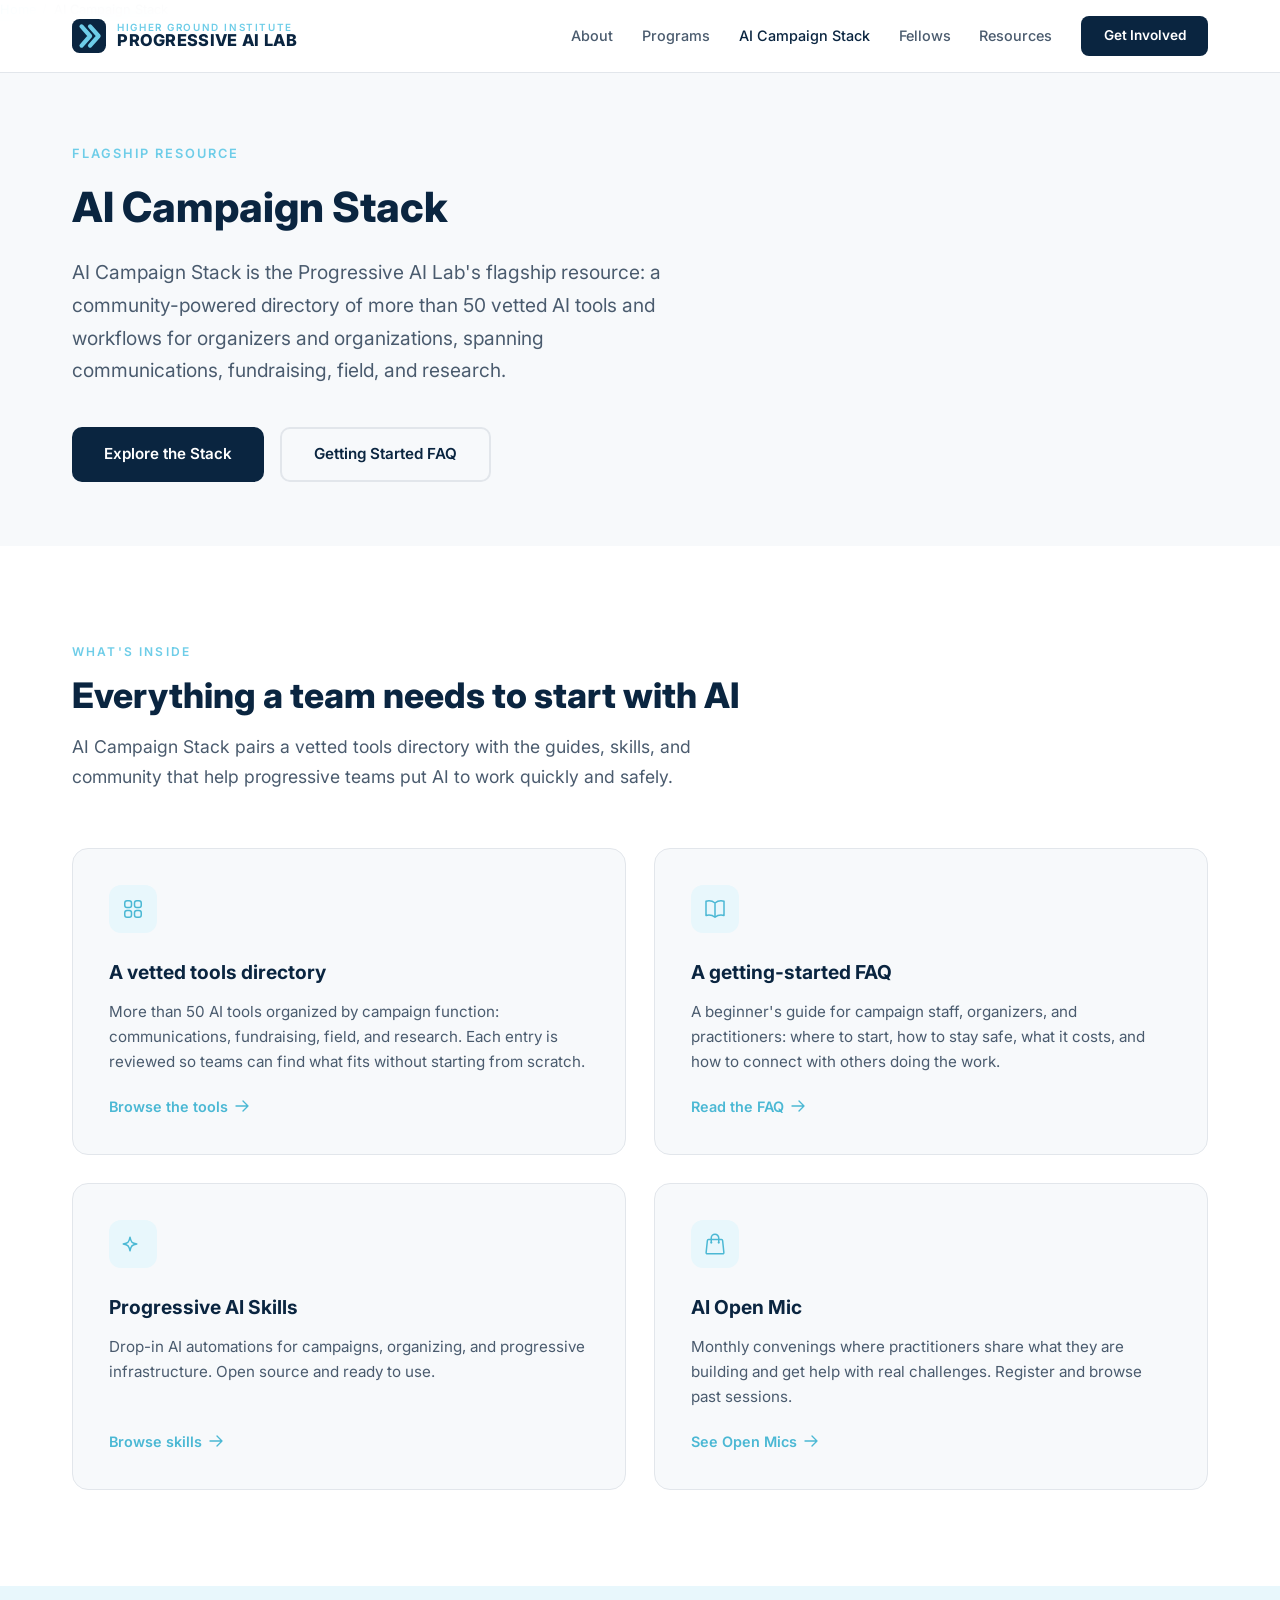
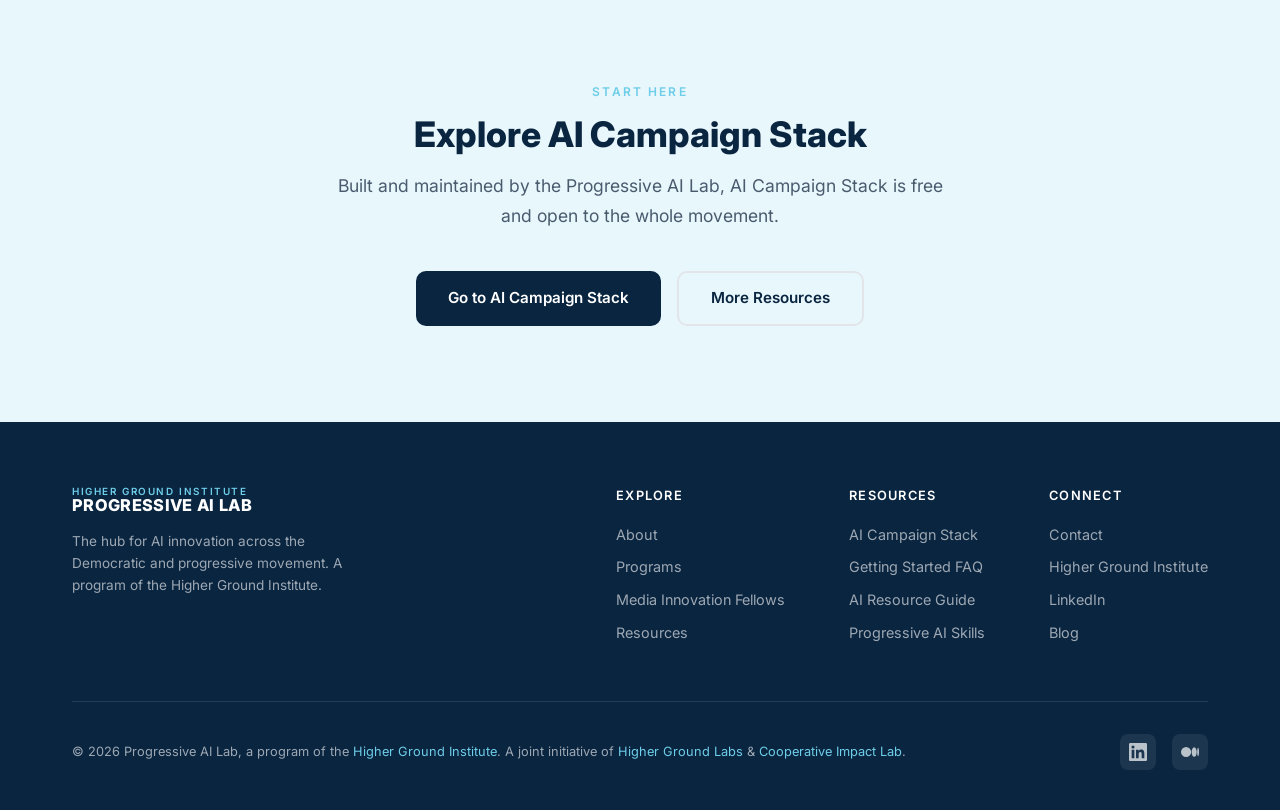
<file: progressive-ai-lab/ai-campaign-stack/index.html>
<!DOCTYPE html>
<html lang="en">
<head>
  <meta charset="UTF-8">
  <meta name="viewport" content="width=device-width, initial-scale=1.0">
  <title>AI Campaign Stack | The Progressive AI Lab's directory of AI tools for organizers</title>
  <meta name="description" content="AI Campaign Stack is the Progressive AI Lab's flagship resource: a community-powered directory of 50+ vetted AI tools and workflows for organizers across comms, fundraising, field, and research.">
  <link rel="canonical" href="https://progressiveailab.org/ai-campaign-stack/">
  <meta name="robots" content="index, follow">

  <meta property="og:title" content="AI Campaign Stack | Progressive AI Lab">
  <meta property="og:description" content="A community-powered directory of 50+ vetted AI tools and workflows for organizers and progressive organizations.">
  <meta property="og:type" content="website">
  <meta property="og:url" content="https://progressiveailab.org/ai-campaign-stack/">
  <meta property="og:site_name" content="Progressive AI Lab">
  <meta property="og:image" content="https://progressiveailab.org/favicon.svg">
  <meta name="twitter:card" content="summary">
  <meta name="twitter:title" content="AI Campaign Stack | Progressive AI Lab">
  <meta name="twitter:description" content="A community-powered directory of 50+ vetted AI tools for organizers.">

  <link rel="icon" type="image/svg+xml" href="../favicon.svg">
  <link rel="preconnect" href="https://fonts.googleapis.com">
  <link rel="preconnect" href="https://fonts.gstatic.com" crossorigin>
  <link href="https://fonts.googleapis.com/css2?family=Inter:wght@400;500;600;700;800&display=swap" rel="stylesheet">
  <link rel="stylesheet" href="../assets/styles.css">

  <script type="application/ld+json">
  {
    "@context": "https://schema.org",
    "@type": "WebPage",
    "name": "AI Campaign Stack",
    "url": "https://progressiveailab.org/ai-campaign-stack/",
    "description": "AI Campaign Stack is the Progressive AI Lab's flagship resource: a community-powered directory of more than 50 vetted AI tools and workflows for organizers and organizations.",
    "isPartOf": { "@type": "WebSite", "name": "Progressive AI Lab", "url": "https://progressiveailab.org/" },
    "about": { "@type": "Organization", "name": "Progressive AI Lab", "url": "https://progressiveailab.org/" }
  }
  </script>
  <script type="application/ld+json">
  {
    "@context": "https://schema.org",
    "@type": "BreadcrumbList",
    "itemListElement": [
      { "@type": "ListItem", "position": 1, "name": "Home", "item": "https://progressiveailab.org/" },
      { "@type": "ListItem", "position": 2, "name": "AI Campaign Stack", "item": "https://progressiveailab.org/ai-campaign-stack/" }
    ]
  }
  </script>
</head>
<body>

<nav id="nav">
  <div class="nav-inner">
    <a href="../" class="nav-brand" aria-label="Progressive AI Lab home">
      <svg class="nav-mark" viewBox="0 0 32 32" xmlns="http://www.w3.org/2000/svg" aria-hidden="true">
        <rect width="32" height="32" rx="7" fill="#0A2540"/>
        <path d="M9 7 L17 16 L9 25" stroke="#6ECDE8" stroke-width="4" stroke-linecap="round" stroke-linejoin="round" fill="none"/>
        <path d="M17 7 L25 16 L17 25" stroke="#6ECDE8" stroke-width="4" stroke-linecap="round" stroke-linejoin="round" fill="none"/>
      </svg>
      <span class="nav-logo">
        <span class="nav-logo-top">Higher Ground Institute</span>
        <span class="nav-logo-bottom">Progressive AI Lab</span>
      </span>
    </a>
    <div class="nav-links" id="navLinks">
      <a href="../about/">About</a>
      <a href="../programs/">Programs</a>
      <a href="../ai-campaign-stack/" aria-current="page">AI Campaign Stack</a>
      <a href="../fellows/">Fellows</a>
      <a href="../resources/">Resources</a>
      <a href="../contact/" class="nav-cta">Get Involved</a>
    </div>
    <button class="mobile-toggle" aria-label="Toggle menu">
      <span></span><span></span><span></span>
    </button>
  </div>
</nav>

<section class="hero compact">
  <div class="container">
    <div class="hero-content">
      <nav class="breadcrumb" aria-label="Breadcrumb">
        <a href="../">Home</a><span>/</span>AI Campaign Stack
      </nav>
      <div class="hero-label">Flagship Resource</div>
      <h1>AI Campaign Stack</h1>
      <p>AI Campaign Stack is the Progressive AI Lab's flagship resource: a community-powered directory of more than 50 vetted AI tools and workflows for organizers and organizations, spanning communications, fundraising, field, and research.</p>
      <div class="hero-actions">
        <a href="https://aicampaignstack.org/" target="_blank" rel="noopener" class="btn btn-primary">Explore the Stack</a>
        <a href="https://aicampaignstack.org/faq" target="_blank" rel="noopener" class="btn btn-outline">Getting Started FAQ</a>
      </div>
    </div>
  </div>
</section>

<section>
  <div class="container">
    <div class="section-header">
      <div class="section-label">What's Inside</div>
      <h2 class="section-title">Everything a team needs to start with AI</h2>
      <p class="section-subtitle">AI Campaign Stack pairs a vetted tools directory with the guides, skills, and community that help progressive teams put AI to work quickly and safely.</p>
    </div>
    <div class="grid-2">
      <div class="card">
        <div class="card-icon">
          <svg xmlns="http://www.w3.org/2000/svg" fill="none" viewBox="0 0 24 24" stroke-width="1.5" stroke="currentColor"><path stroke-linecap="round" stroke-linejoin="round" d="M3.75 6A2.25 2.25 0 016 3.75h2.25A2.25 2.25 0 0110.5 6v2.25a2.25 2.25 0 01-2.25 2.25H6a2.25 2.25 0 01-2.25-2.25V6zM3.75 15.75A2.25 2.25 0 016 13.5h2.25a2.25 2.25 0 012.25 2.25V18a2.25 2.25 0 01-2.25 2.25H6A2.25 2.25 0 013.75 18v-2.25zM13.5 6a2.25 2.25 0 012.25-2.25H18A2.25 2.25 0 0120.25 6v2.25A2.25 2.25 0 0118 10.5h-2.25a2.25 2.25 0 01-2.25-2.25V6zM13.5 15.75a2.25 2.25 0 012.25-2.25H18a2.25 2.25 0 012.25 2.25V18A2.25 2.25 0 0118 20.25h-2.25A2.25 2.25 0 0113.5 18v-2.25z"/></svg>
        </div>
        <h3>A vetted tools directory</h3>
        <p>More than 50 AI tools organized by campaign function: communications, fundraising, field, and research. Each entry is reviewed so teams can find what fits without starting from scratch.</p>
        <a href="https://aicampaignstack.org/" target="_blank" rel="noopener" class="card-link">Browse the tools <svg xmlns="http://www.w3.org/2000/svg" fill="none" viewBox="0 0 24 24" stroke-width="2" stroke="currentColor"><path stroke-linecap="round" stroke-linejoin="round" d="M13.5 4.5 21 12m0 0-7.5 7.5M21 12H3"/></svg></a>
      </div>
      <div class="card">
        <div class="card-icon">
          <svg xmlns="http://www.w3.org/2000/svg" fill="none" viewBox="0 0 24 24" stroke-width="1.5" stroke="currentColor"><path stroke-linecap="round" stroke-linejoin="round" d="M12 6.042A8.967 8.967 0 006 3.75c-1.052 0-2.062.18-3 .512v14.25A8.987 8.987 0 016 18c2.305 0 4.408.867 6 2.292m0-14.25a8.966 8.966 0 016-2.292c1.052 0 2.062.18 3 .512v14.25A8.987 8.987 0 0018 18a8.967 8.967 0 00-6 2.292m0-14.25v14.25"/></svg>
        </div>
        <h3>A getting-started FAQ</h3>
        <p>A beginner's guide for campaign staff, organizers, and practitioners: where to start, how to stay safe, what it costs, and how to connect with others doing the work.</p>
        <a href="https://aicampaignstack.org/faq" target="_blank" rel="noopener" class="card-link">Read the FAQ <svg xmlns="http://www.w3.org/2000/svg" fill="none" viewBox="0 0 24 24" stroke-width="2" stroke="currentColor"><path stroke-linecap="round" stroke-linejoin="round" d="M13.5 4.5 21 12m0 0-7.5 7.5M21 12H3"/></svg></a>
      </div>
      <div class="card">
        <div class="card-icon">
          <svg xmlns="http://www.w3.org/2000/svg" fill="none" viewBox="0 0 24 24" stroke-width="1.5" stroke="currentColor"><path stroke-linecap="round" stroke-linejoin="round" d="M9.813 15.904 9 18.75l-.813-2.846a4.5 4.5 0 0 0-3.09-3.09L2.25 12l2.846-.813a4.5 4.5 0 0 0 3.09-3.09L9 5.25l.813 2.846a4.5 4.5 0 0 0 3.09 3.09L15.75 12l-2.846.813a4.5 4.5 0 0 0-3.09 3.09Z"/></svg>
        </div>
        <h3>Progressive AI Skills</h3>
        <p>Drop-in AI automations for campaigns, organizing, and progressive infrastructure. Open source and ready to use.</p>
        <a href="https://aicampaignstack.org/skills" target="_blank" rel="noopener" class="card-link">Browse skills <svg xmlns="http://www.w3.org/2000/svg" fill="none" viewBox="0 0 24 24" stroke-width="2" stroke="currentColor"><path stroke-linecap="round" stroke-linejoin="round" d="M13.5 4.5 21 12m0 0-7.5 7.5M21 12H3"/></svg></a>
      </div>
      <div class="card">
        <div class="card-icon">
          <svg xmlns="http://www.w3.org/2000/svg" fill="none" viewBox="0 0 24 24" stroke-width="1.5" stroke="currentColor"><path stroke-linecap="round" stroke-linejoin="round" d="M15.75 10.5V6a3.75 3.75 0 10-7.5 0v4.5m11.356-1.993l1.263 12c.07.665-.45 1.243-1.119 1.243H4.25a1.125 1.125 0 01-1.12-1.243l1.264-12A1.125 1.125 0 015.513 7.5h12.974c.576 0 1.059.435 1.119 1.007zM8.625 10.5a.375.375 0 11-.75 0 .375.375 0 01.75 0zm7.5 0a.375.375 0 11-.75 0 .375.375 0 01.75 0z"/></svg>
        </div>
        <h3>AI Open Mic</h3>
        <p>Monthly convenings where practitioners share what they are building and get help with real challenges. Register and browse past sessions.</p>
        <a href="https://aicampaignstack.org/open-mic" target="_blank" rel="noopener" class="card-link">See Open Mics <svg xmlns="http://www.w3.org/2000/svg" fill="none" viewBox="0 0 24 24" stroke-width="2" stroke="currentColor"><path stroke-linecap="round" stroke-linejoin="round" d="M13.5 4.5 21 12m0 0-7.5 7.5M21 12H3"/></svg></a>
      </div>
    </div>
  </div>
</section>

<section class="cta-section">
  <div class="container">
    <div class="cta-inner">
      <div class="section-label">Start Here</div>
      <h2 class="section-title">Explore AI Campaign Stack</h2>
      <p>Built and maintained by the Progressive AI Lab, AI Campaign Stack is free and open to the whole movement.</p>
      <div class="cta-actions">
        <a href="https://aicampaignstack.org/" target="_blank" rel="noopener" class="btn btn-primary">Go to AI Campaign Stack</a>
        <a href="../resources/" class="btn btn-outline">More Resources</a>
      </div>
    </div>
  </div>
</section>

<footer>
  <div class="container">
    <div class="footer-top">
      <div class="footer-brand">
        <div class="nav-logo">
          <span class="nav-logo-top">Higher Ground Institute</span>
          <span class="nav-logo-bottom">Progressive AI Lab</span>
        </div>
        <p>The hub for AI innovation across the Democratic and progressive movement. A program of the Higher Ground Institute.</p>
      </div>
      <div class="footer-links">
        <div class="footer-col">
          <h4>Explore</h4>
          <a href="../about/">About</a>
          <a href="../programs/">Programs</a>
          <a href="../fellows/">Media Innovation Fellows</a>
          <a href="../resources/">Resources</a>
        </div>
        <div class="footer-col">
          <h4>Resources</h4>
          <a href="https://aicampaignstack.org/" target="_blank" rel="noopener">AI Campaign Stack</a>
          <a href="https://aicampaignstack.org/faq" target="_blank" rel="noopener">Getting Started FAQ</a>
          <a href="https://aicampaignstack.org/resources" target="_blank" rel="noopener">AI Resource Guide</a>
          <a href="https://aicampaignstack.org/skills" target="_blank" rel="noopener">Progressive AI Skills</a>
        </div>
        <div class="footer-col">
          <h4>Connect</h4>
          <a href="../contact/">Contact</a>
          <a href="https://higherground.institute" target="_blank" rel="noopener">Higher Ground Institute</a>
          <a href="https://linkedin.com/company/highergroundlabs" target="_blank" rel="noopener">LinkedIn</a>
          <a href="https://medium.com/the-cooperative-impact-lab" target="_blank" rel="noopener">Blog</a>
        </div>
      </div>
    </div>
    <div class="footer-bottom">
      <span>&copy; 2026 Progressive AI Lab, a program of the <a href="https://higherground.institute" target="_blank" rel="noopener">Higher Ground Institute</a>. A joint initiative of <a href="https://highergroundlabs.com" target="_blank" rel="noopener">Higher Ground Labs</a> &amp; <a href="https://cooperativeimpactlab.org" target="_blank" rel="noopener">Cooperative Impact Lab</a>.</span>
      <div class="footer-social">
        <a href="https://linkedin.com/company/highergroundlabs" target="_blank" rel="noopener" aria-label="LinkedIn">
          <svg viewBox="0 0 24 24"><path d="M20.447 20.452h-3.554v-5.569c0-1.328-.027-3.037-1.852-3.037-1.853 0-2.136 1.445-2.136 2.939v5.667H9.351V9h3.414v1.561h.046c.477-.9 1.637-1.85 3.37-1.85 3.601 0 4.267 2.37 4.267 5.455v6.286zM5.337 7.433a2.062 2.062 0 01-2.063-2.065 2.064 2.064 0 112.063 2.065zm1.782 13.019H3.555V9h3.564v11.452zM22.225 0H1.771C.792 0 0 .774 0 1.729v20.542C0 23.227.792 24 1.771 24h20.451C23.2 24 24 23.227 24 22.271V1.729C24 .774 23.2 0 22.222 0h.003z"/></svg>
        </a>
        <a href="https://medium.com/the-cooperative-impact-lab" target="_blank" rel="noopener" aria-label="Medium">
          <svg viewBox="0 0 24 24"><path d="M13.54 12a6.8 6.8 0 01-6.77 6.82A6.8 6.8 0 010 12a6.8 6.8 0 016.77-6.82A6.8 6.8 0 0113.54 12zM20.96 12c0 3.54-1.51 6.42-3.38 6.42-1.87 0-3.39-2.88-3.39-6.42s1.52-6.42 3.39-6.42 3.38 2.88 3.38 6.42M24 12c0 3.17-.53 5.75-1.19 5.75-.66 0-1.19-2.58-1.19-5.75s.53-5.75 1.19-5.75C23.47 6.25 24 8.83 24 12z"/></svg>
        </a>
      </div>
    </div>
  </div>
</footer>

<script src="../assets/site.js"></script>
</body>
</html>
</file>
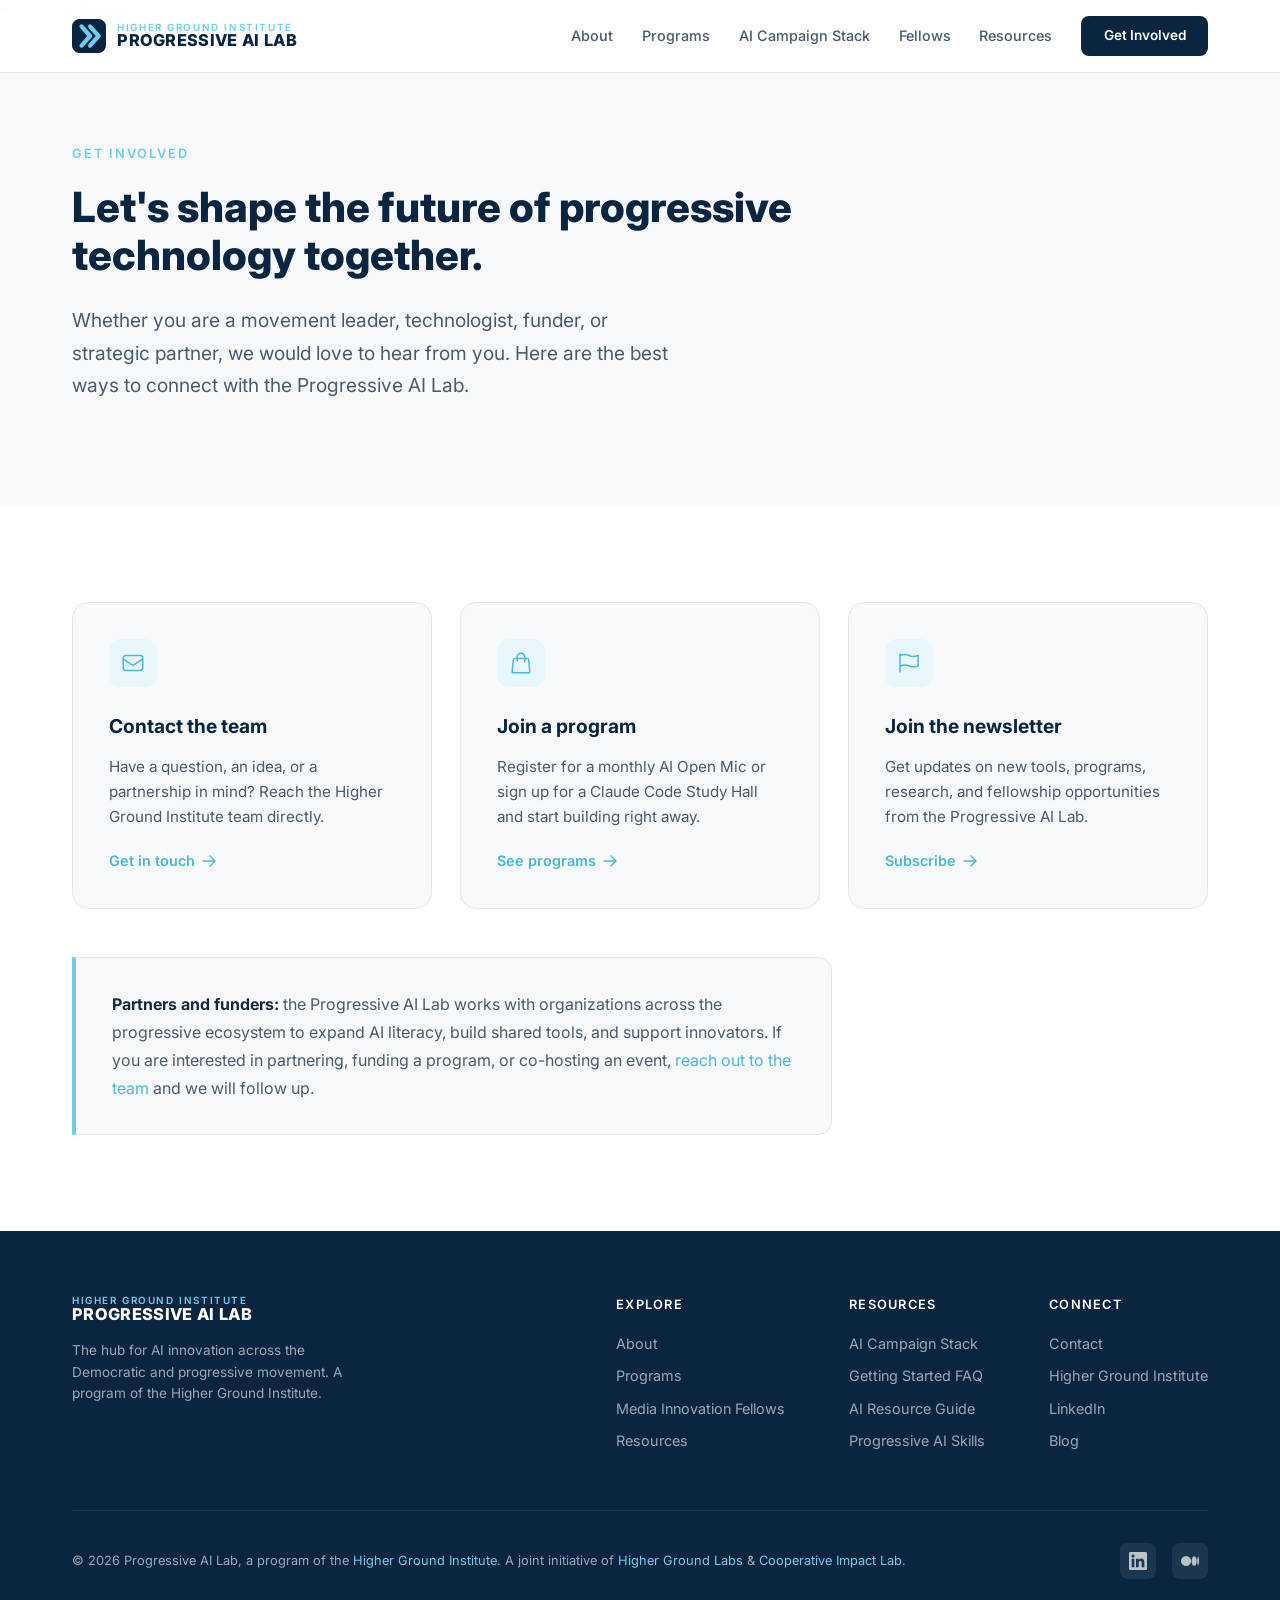
<file: progressive-ai-lab/contact/index.html>
<!DOCTYPE html>
<html lang="en">
<head>
  <meta charset="UTF-8">
  <meta name="viewport" content="width=device-width, initial-scale=1.0">
  <title>Get Involved | Contact the Progressive AI Lab</title>
  <meta name="description" content="Get in touch with the Progressive AI Lab. Movement leaders, technologists, funders, and strategic partners are welcome. Contact the team, register for a program, or join the newsletter.">
  <link rel="canonical" href="https://progressiveailab.org/contact/">
  <meta name="robots" content="index, follow">

  <meta property="og:title" content="Get Involved | Progressive AI Lab">
  <meta property="og:description" content="Contact the Progressive AI Lab. Movement leaders, technologists, funders, and strategic partners are welcome.">
  <meta property="og:type" content="website">
  <meta property="og:url" content="https://progressiveailab.org/contact/">
  <meta property="og:site_name" content="Progressive AI Lab">
  <meta property="og:image" content="https://progressiveailab.org/favicon.svg">
  <meta name="twitter:card" content="summary">
  <meta name="twitter:title" content="Get Involved | Progressive AI Lab">
  <meta name="twitter:description" content="Contact the Progressive AI Lab.">

  <link rel="icon" type="image/svg+xml" href="../favicon.svg">
  <link rel="preconnect" href="https://fonts.googleapis.com">
  <link rel="preconnect" href="https://fonts.gstatic.com" crossorigin>
  <link href="https://fonts.googleapis.com/css2?family=Inter:wght@400;500;600;700;800&display=swap" rel="stylesheet">
  <link rel="stylesheet" href="../assets/styles.css">

  <script type="application/ld+json">
  {
    "@context": "https://schema.org",
    "@type": "ContactPage",
    "name": "Get Involved with the Progressive AI Lab",
    "url": "https://progressiveailab.org/contact/",
    "description": "Contact the Progressive AI Lab, a program of the Higher Ground Institute.",
    "about": { "@type": "Organization", "name": "Progressive AI Lab", "url": "https://progressiveailab.org/" }
  }
  </script>
  <script type="application/ld+json">
  {
    "@context": "https://schema.org",
    "@type": "BreadcrumbList",
    "itemListElement": [
      { "@type": "ListItem", "position": 1, "name": "Home", "item": "https://progressiveailab.org/" },
      { "@type": "ListItem", "position": 2, "name": "Get Involved", "item": "https://progressiveailab.org/contact/" }
    ]
  }
  </script>
</head>
<body>

<nav id="nav">
  <div class="nav-inner">
    <a href="../" class="nav-brand" aria-label="Progressive AI Lab home">
      <svg class="nav-mark" viewBox="0 0 32 32" xmlns="http://www.w3.org/2000/svg" aria-hidden="true">
        <rect width="32" height="32" rx="7" fill="#0A2540"/>
        <path d="M9 7 L17 16 L9 25" stroke="#6ECDE8" stroke-width="4" stroke-linecap="round" stroke-linejoin="round" fill="none"/>
        <path d="M17 7 L25 16 L17 25" stroke="#6ECDE8" stroke-width="4" stroke-linecap="round" stroke-linejoin="round" fill="none"/>
      </svg>
      <span class="nav-logo">
        <span class="nav-logo-top">Higher Ground Institute</span>
        <span class="nav-logo-bottom">Progressive AI Lab</span>
      </span>
    </a>
    <div class="nav-links" id="navLinks">
      <a href="../about/">About</a>
      <a href="../programs/">Programs</a>
      <a href="../ai-campaign-stack/">AI Campaign Stack</a>
      <a href="../fellows/">Fellows</a>
      <a href="../resources/">Resources</a>
      <a href="../contact/" class="nav-cta" aria-current="page">Get Involved</a>
    </div>
    <button class="mobile-toggle" aria-label="Toggle menu">
      <span></span><span></span><span></span>
    </button>
  </div>
</nav>

<section class="hero compact">
  <div class="container">
    <div class="hero-content">
      <nav class="breadcrumb" aria-label="Breadcrumb">
        <a href="../">Home</a><span>/</span>Get Involved
      </nav>
      <div class="hero-label">Get Involved</div>
      <h1>Let's shape the future of progressive technology together.</h1>
      <p>Whether you are a movement leader, technologist, funder, or strategic partner, we would love to hear from you. Here are the best ways to connect with the Progressive AI Lab.</p>
    </div>
  </div>
</section>

<section>
  <div class="container">
    <div class="grid-3">
      <div class="card">
        <div class="card-icon">
          <svg xmlns="http://www.w3.org/2000/svg" fill="none" viewBox="0 0 24 24" stroke-width="1.5" stroke="currentColor"><path stroke-linecap="round" stroke-linejoin="round" d="M21.75 6.75v10.5a2.25 2.25 0 01-2.25 2.25h-15a2.25 2.25 0 01-2.25-2.25V6.75m19.5 0A2.25 2.25 0 0019.5 4.5h-15a2.25 2.25 0 00-2.25 2.25m19.5 0v.243a2.25 2.25 0 01-1.07 1.916l-7.5 4.615a2.25 2.25 0 01-2.36 0L3.32 8.91a2.25 2.25 0 01-1.07-1.916V6.75"/></svg>
        </div>
        <h3>Contact the team</h3>
        <p>Have a question, an idea, or a partnership in mind? Reach the Higher Ground Institute team directly.</p>
        <a href="https://www.cooperativeimpactlab.org/contact-hgi" target="_blank" rel="noopener" class="card-link">Get in touch <svg xmlns="http://www.w3.org/2000/svg" fill="none" viewBox="0 0 24 24" stroke-width="2" stroke="currentColor"><path stroke-linecap="round" stroke-linejoin="round" d="M13.5 4.5 21 12m0 0-7.5 7.5M21 12H3"/></svg></a>
      </div>

      <div class="card">
        <div class="card-icon">
          <svg xmlns="http://www.w3.org/2000/svg" fill="none" viewBox="0 0 24 24" stroke-width="1.5" stroke="currentColor"><path stroke-linecap="round" stroke-linejoin="round" d="M15.75 10.5V6a3.75 3.75 0 10-7.5 0v4.5m11.356-1.993l1.263 12c.07.665-.45 1.243-1.119 1.243H4.25a1.125 1.125 0 01-1.12-1.243l1.264-12A1.125 1.125 0 015.513 7.5h12.974c.576 0 1.059.435 1.119 1.007z"/></svg>
        </div>
        <h3>Join a program</h3>
        <p>Register for a monthly AI Open Mic or sign up for a Claude Code Study Hall and start building right away.</p>
        <a href="../programs/" class="card-link">See programs <svg xmlns="http://www.w3.org/2000/svg" fill="none" viewBox="0 0 24 24" stroke-width="2" stroke="currentColor"><path stroke-linecap="round" stroke-linejoin="round" d="M13.5 4.5 21 12m0 0-7.5 7.5M21 12H3"/></svg></a>
      </div>

      <div class="card">
        <div class="card-icon">
          <svg xmlns="http://www.w3.org/2000/svg" fill="none" viewBox="0 0 24 24" stroke-width="1.5" stroke="currentColor"><path stroke-linecap="round" stroke-linejoin="round" d="M3 3v1.5M3 21v-6m0 0l2.77-.693a9 9 0 016.208.682l.108.054a9 9 0 006.086.71l3.114-.732a48.524 48.524 0 01-.005-10.499l-3.11.732a9 9 0 01-6.085-.711l-.108-.054a9 9 0 00-6.208-.682L3 4.5M3 15V4.5"/></svg>
        </div>
        <h3>Join the newsletter</h3>
        <p>Get updates on new tools, programs, research, and fellowship opportunities from the Progressive AI Lab.</p>
        <a href="https://highergroundlabs.us16.list-manage.com/subscribe?u=a5921f340ead4a2af0710c224&amp;id=ddcc58856e" target="_blank" rel="noopener" class="card-link">Subscribe <svg xmlns="http://www.w3.org/2000/svg" fill="none" viewBox="0 0 24 24" stroke-width="2" stroke="currentColor"><path stroke-linecap="round" stroke-linejoin="round" d="M13.5 4.5 21 12m0 0-7.5 7.5M21 12H3"/></svg></a>
      </div>
    </div>

    <div class="framing" style="margin-top:3rem;">
      <strong>Partners and funders:</strong> the Progressive AI Lab works with organizations across the progressive ecosystem to expand AI literacy, build shared tools, and support innovators. If you are interested in partnering, funding a program, or co-hosting an event, <a href="https://www.cooperativeimpactlab.org/contact-hgi" target="_blank" rel="noopener">reach out to the team</a> and we will follow up.
    </div>
  </div>
</section>

<footer>
  <div class="container">
    <div class="footer-top">
      <div class="footer-brand">
        <div class="nav-logo">
          <span class="nav-logo-top">Higher Ground Institute</span>
          <span class="nav-logo-bottom">Progressive AI Lab</span>
        </div>
        <p>The hub for AI innovation across the Democratic and progressive movement. A program of the Higher Ground Institute.</p>
      </div>
      <div class="footer-links">
        <div class="footer-col">
          <h4>Explore</h4>
          <a href="../about/">About</a>
          <a href="../programs/">Programs</a>
          <a href="../fellows/">Media Innovation Fellows</a>
          <a href="../resources/">Resources</a>
        </div>
        <div class="footer-col">
          <h4>Resources</h4>
          <a href="https://aicampaignstack.org/" target="_blank" rel="noopener">AI Campaign Stack</a>
          <a href="https://aicampaignstack.org/faq" target="_blank" rel="noopener">Getting Started FAQ</a>
          <a href="https://aicampaignstack.org/resources" target="_blank" rel="noopener">AI Resource Guide</a>
          <a href="https://aicampaignstack.org/skills" target="_blank" rel="noopener">Progressive AI Skills</a>
        </div>
        <div class="footer-col">
          <h4>Connect</h4>
          <a href="../contact/">Contact</a>
          <a href="https://higherground.institute" target="_blank" rel="noopener">Higher Ground Institute</a>
          <a href="https://linkedin.com/company/highergroundlabs" target="_blank" rel="noopener">LinkedIn</a>
          <a href="https://medium.com/the-cooperative-impact-lab" target="_blank" rel="noopener">Blog</a>
        </div>
      </div>
    </div>
    <div class="footer-bottom">
      <span>&copy; 2026 Progressive AI Lab, a program of the <a href="https://higherground.institute" target="_blank" rel="noopener">Higher Ground Institute</a>. A joint initiative of <a href="https://highergroundlabs.com" target="_blank" rel="noopener">Higher Ground Labs</a> &amp; <a href="https://cooperativeimpactlab.org" target="_blank" rel="noopener">Cooperative Impact Lab</a>.</span>
      <div class="footer-social">
        <a href="https://linkedin.com/company/highergroundlabs" target="_blank" rel="noopener" aria-label="LinkedIn">
          <svg viewBox="0 0 24 24"><path d="M20.447 20.452h-3.554v-5.569c0-1.328-.027-3.037-1.852-3.037-1.853 0-2.136 1.445-2.136 2.939v5.667H9.351V9h3.414v1.561h.046c.477-.9 1.637-1.85 3.37-1.85 3.601 0 4.267 2.37 4.267 5.455v6.286zM5.337 7.433a2.062 2.062 0 01-2.063-2.065 2.064 2.064 0 112.063 2.065zm1.782 13.019H3.555V9h3.564v11.452zM22.225 0H1.771C.792 0 0 .774 0 1.729v20.542C0 23.227.792 24 1.771 24h20.451C23.2 24 24 23.227 24 22.271V1.729C24 .774 23.2 0 22.222 0h.003z"/></svg>
        </a>
        <a href="https://medium.com/the-cooperative-impact-lab" target="_blank" rel="noopener" aria-label="Medium">
          <svg viewBox="0 0 24 24"><path d="M13.54 12a6.8 6.8 0 01-6.77 6.82A6.8 6.8 0 010 12a6.8 6.8 0 016.77-6.82A6.8 6.8 0 0113.54 12zM20.96 12c0 3.54-1.51 6.42-3.38 6.42-1.87 0-3.39-2.88-3.39-6.42s1.52-6.42 3.39-6.42 3.38 2.88 3.38 6.42M24 12c0 3.17-.53 5.75-1.19 5.75-.66 0-1.19-2.58-1.19-5.75s.53-5.75 1.19-5.75C23.47 6.25 24 8.83 24 12z"/></svg>
        </a>
      </div>
    </div>
  </div>
</footer>

<script src="../assets/site.js"></script>
</body>
</html>
</file>
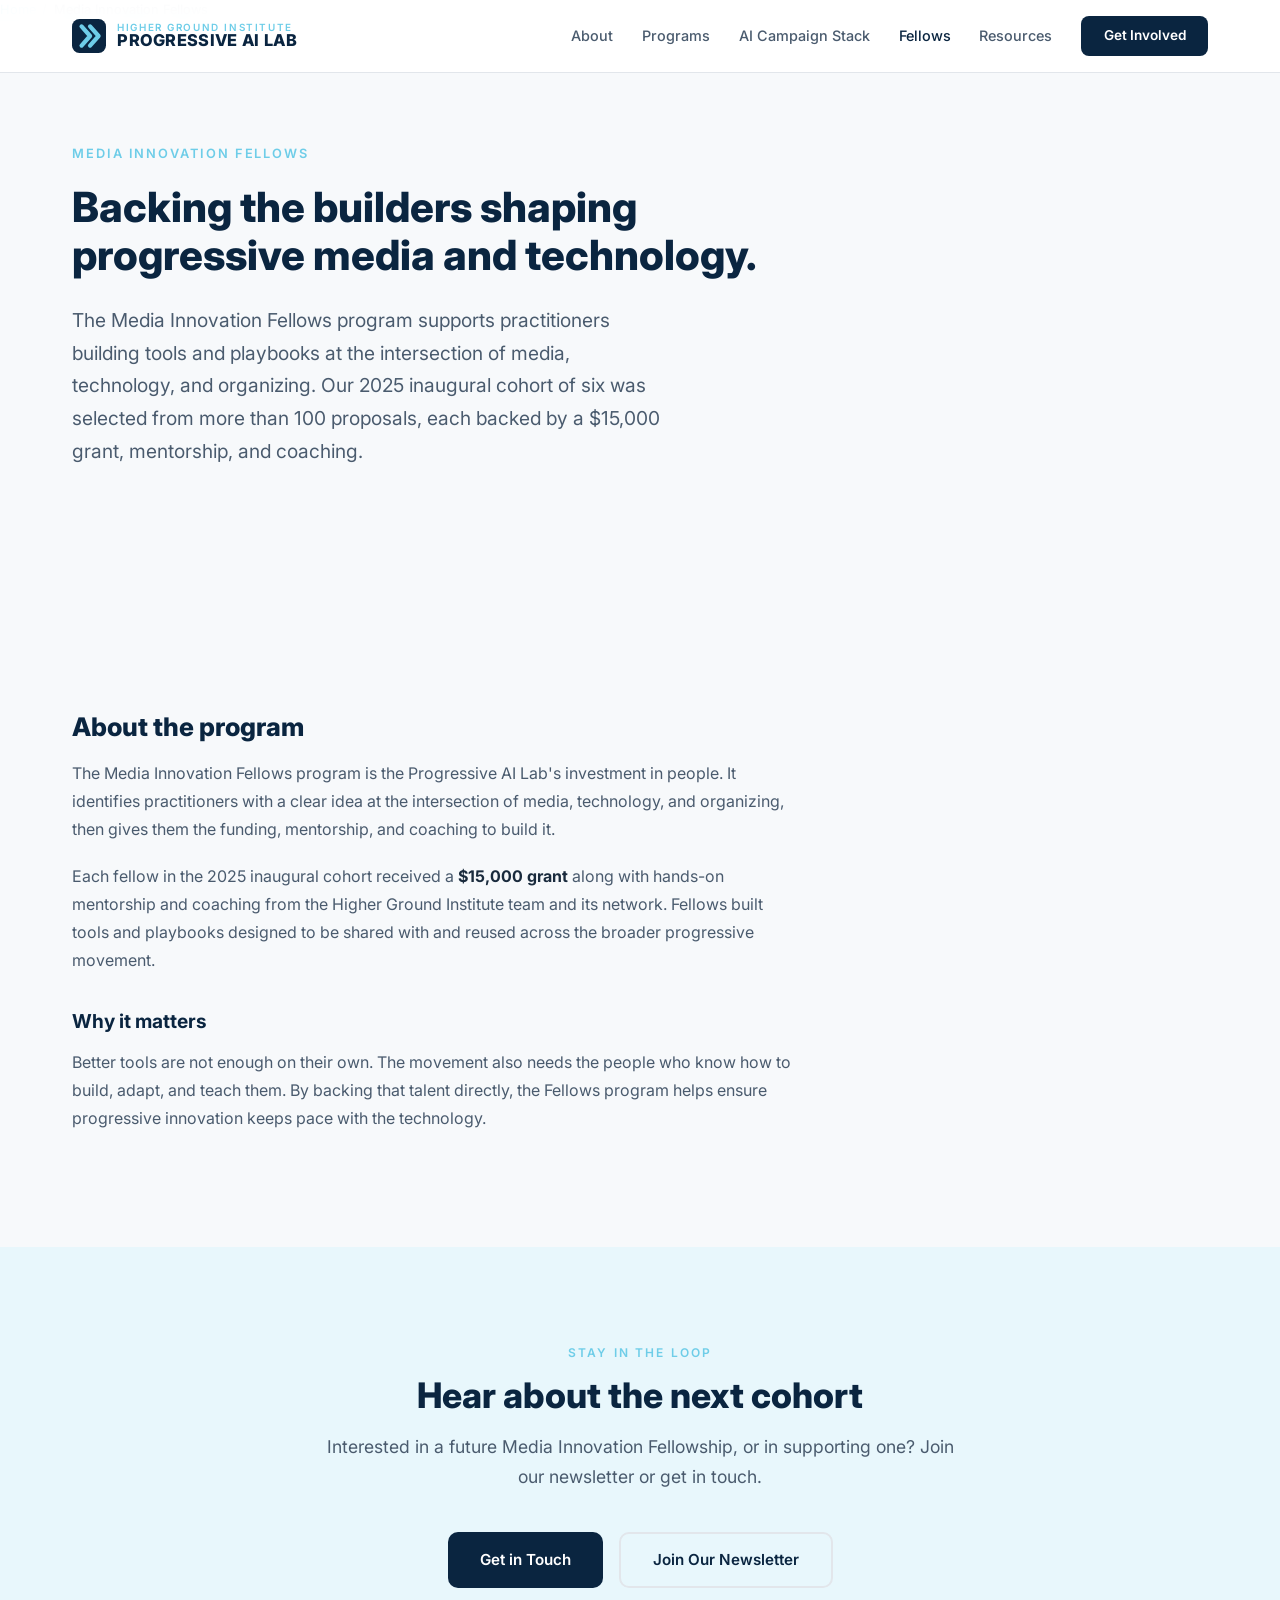
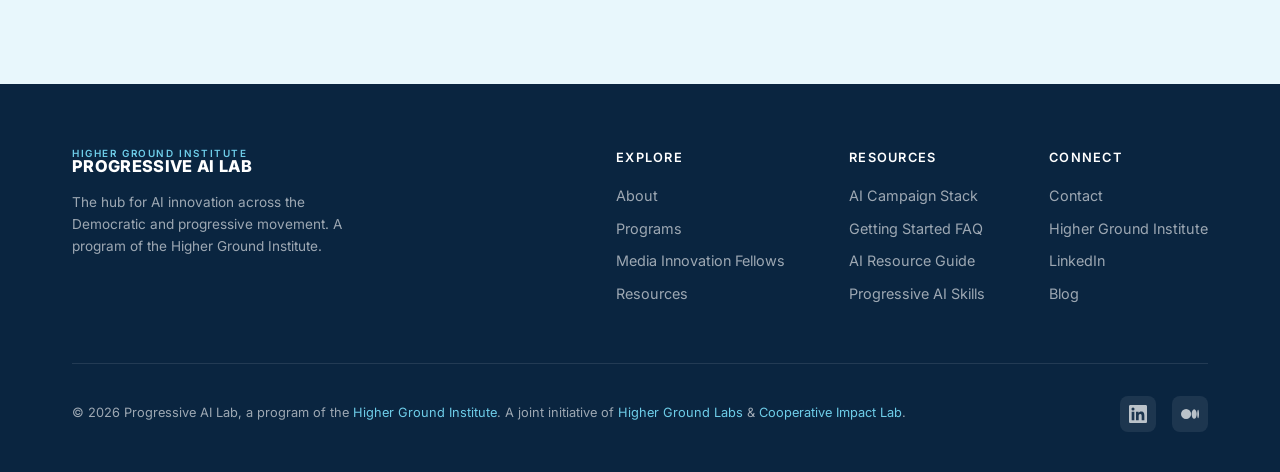
<file: progressive-ai-lab/fellows/index.html>
<!DOCTYPE html>
<html lang="en">
<head>
  <meta charset="UTF-8">
  <meta name="viewport" content="width=device-width, initial-scale=1.0">
  <title>Media Innovation Fellows | Progressive AI Lab</title>
  <meta name="description" content="The Progressive AI Lab's Media Innovation Fellows program backs builders at the intersection of media, technology, and organizing. The 2025 inaugural cohort of six was chosen from more than 100 proposals, each with a $15,000 grant.">
  <link rel="canonical" href="https://progressiveailab.org/fellows/">
  <meta name="robots" content="index, follow">

  <meta property="og:title" content="Media Innovation Fellows | Progressive AI Lab">
  <meta property="og:description" content="Backing builders at the intersection of media, technology, and organizing. The 2025 inaugural cohort of six, chosen from 100+ proposals.">
  <meta property="og:type" content="website">
  <meta property="og:url" content="https://progressiveailab.org/fellows/">
  <meta property="og:site_name" content="Progressive AI Lab">
  <meta property="og:image" content="https://progressiveailab.org/favicon.svg">
  <meta name="twitter:card" content="summary">
  <meta name="twitter:title" content="Media Innovation Fellows | Progressive AI Lab">
  <meta name="twitter:description" content="The 2025 inaugural cohort of six Media Innovation Fellows.">

  <link rel="icon" type="image/svg+xml" href="../favicon.svg">
  <link rel="preconnect" href="https://fonts.googleapis.com">
  <link rel="preconnect" href="https://fonts.gstatic.com" crossorigin>
  <link href="https://fonts.googleapis.com/css2?family=Inter:wght@400;500;600;700;800&display=swap" rel="stylesheet">
  <link rel="stylesheet" href="../assets/styles.css">

  <script type="application/ld+json">
  {
    "@context": "https://schema.org",
    "@type": "WebPage",
    "name": "Media Innovation Fellows",
    "url": "https://progressiveailab.org/fellows/",
    "description": "The Progressive AI Lab's Media Innovation Fellows program. The 2025 inaugural cohort of six fellows was selected from more than 100 proposals, each backed by a $15,000 grant, mentorship, and coaching.",
    "isPartOf": { "@type": "WebSite", "name": "Progressive AI Lab", "url": "https://progressiveailab.org/" }
  }
  </script>
  <script type="application/ld+json">
  {
    "@context": "https://schema.org",
    "@type": "BreadcrumbList",
    "itemListElement": [
      { "@type": "ListItem", "position": 1, "name": "Home", "item": "https://progressiveailab.org/" },
      { "@type": "ListItem", "position": 2, "name": "Media Innovation Fellows", "item": "https://progressiveailab.org/fellows/" }
    ]
  }
  </script>
</head>
<body>

<nav id="nav">
  <div class="nav-inner">
    <a href="../" class="nav-brand" aria-label="Progressive AI Lab home">
      <svg class="nav-mark" viewBox="0 0 32 32" xmlns="http://www.w3.org/2000/svg" aria-hidden="true">
        <rect width="32" height="32" rx="7" fill="#0A2540"/>
        <path d="M9 7 L17 16 L9 25" stroke="#6ECDE8" stroke-width="4" stroke-linecap="round" stroke-linejoin="round" fill="none"/>
        <path d="M17 7 L25 16 L17 25" stroke="#6ECDE8" stroke-width="4" stroke-linecap="round" stroke-linejoin="round" fill="none"/>
      </svg>
      <span class="nav-logo">
        <span class="nav-logo-top">Higher Ground Institute</span>
        <span class="nav-logo-bottom">Progressive AI Lab</span>
      </span>
    </a>
    <div class="nav-links" id="navLinks">
      <a href="../about/">About</a>
      <a href="../programs/">Programs</a>
      <a href="../ai-campaign-stack/">AI Campaign Stack</a>
      <a href="../fellows/" aria-current="page">Fellows</a>
      <a href="../resources/">Resources</a>
      <a href="../contact/" class="nav-cta">Get Involved</a>
    </div>
    <button class="mobile-toggle" aria-label="Toggle menu">
      <span></span><span></span><span></span>
    </button>
  </div>
</nav>

<section class="hero compact">
  <div class="container">
    <div class="hero-content">
      <nav class="breadcrumb" aria-label="Breadcrumb">
        <a href="../">Home</a><span>/</span>Media Innovation Fellows
      </nav>
      <div class="hero-label">Media Innovation Fellows</div>
      <h1>Backing the builders shaping progressive media and technology.</h1>
      <p>The Media Innovation Fellows program supports practitioners building tools and playbooks at the intersection of media, technology, and organizing. Our 2025 inaugural cohort of six was selected from more than 100 proposals, each backed by a $15,000 grant, mentorship, and coaching.</p>
    </div>
  </div>
</section>

<section class="alt">
  <div class="container">
    <div class="prose">
      <h2>About the program</h2>
      <p>The Media Innovation Fellows program is the Progressive AI Lab's investment in people. It identifies practitioners with a clear idea at the intersection of media, technology, and organizing, then gives them the funding, mentorship, and coaching to build it.</p>
      <p>Each fellow in the 2025 inaugural cohort received a <strong>$15,000 grant</strong> along with hands-on mentorship and coaching from the Higher Ground Institute team and its network. Fellows built tools and playbooks designed to be shared with and reused across the broader progressive movement.</p>
      <h3>Why it matters</h3>
      <p>Better tools are not enough on their own. The movement also needs the people who know how to build, adapt, and teach them. By backing that talent directly, the Fellows program helps ensure progressive innovation keeps pace with the technology.</p>
    </div>
  </div>
</section>

<section class="cta-section">
  <div class="container">
    <div class="cta-inner">
      <div class="section-label">Stay in the Loop</div>
      <h2 class="section-title">Hear about the next cohort</h2>
      <p>Interested in a future Media Innovation Fellowship, or in supporting one? Join our newsletter or get in touch.</p>
      <div class="cta-actions">
        <a href="../contact/" class="btn btn-primary">Get in Touch</a>
        <a href="https://highergroundlabs.us16.list-manage.com/subscribe?u=a5921f340ead4a2af0710c224&amp;id=ddcc58856e" target="_blank" rel="noopener" class="btn btn-outline">Join Our Newsletter</a>
      </div>
    </div>
  </div>
</section>

<footer>
  <div class="container">
    <div class="footer-top">
      <div class="footer-brand">
        <div class="nav-logo">
          <span class="nav-logo-top">Higher Ground Institute</span>
          <span class="nav-logo-bottom">Progressive AI Lab</span>
        </div>
        <p>The hub for AI innovation across the Democratic and progressive movement. A program of the Higher Ground Institute.</p>
      </div>
      <div class="footer-links">
        <div class="footer-col">
          <h4>Explore</h4>
          <a href="../about/">About</a>
          <a href="../programs/">Programs</a>
          <a href="../fellows/">Media Innovation Fellows</a>
          <a href="../resources/">Resources</a>
        </div>
        <div class="footer-col">
          <h4>Resources</h4>
          <a href="https://aicampaignstack.org/" target="_blank" rel="noopener">AI Campaign Stack</a>
          <a href="https://aicampaignstack.org/faq" target="_blank" rel="noopener">Getting Started FAQ</a>
          <a href="https://aicampaignstack.org/resources" target="_blank" rel="noopener">AI Resource Guide</a>
          <a href="https://aicampaignstack.org/skills" target="_blank" rel="noopener">Progressive AI Skills</a>
        </div>
        <div class="footer-col">
          <h4>Connect</h4>
          <a href="../contact/">Contact</a>
          <a href="https://higherground.institute" target="_blank" rel="noopener">Higher Ground Institute</a>
          <a href="https://linkedin.com/company/highergroundlabs" target="_blank" rel="noopener">LinkedIn</a>
          <a href="https://medium.com/the-cooperative-impact-lab" target="_blank" rel="noopener">Blog</a>
        </div>
      </div>
    </div>
    <div class="footer-bottom">
      <span>&copy; 2026 Progressive AI Lab, a program of the <a href="https://higherground.institute" target="_blank" rel="noopener">Higher Ground Institute</a>. A joint initiative of <a href="https://highergroundlabs.com" target="_blank" rel="noopener">Higher Ground Labs</a> &amp; <a href="https://cooperativeimpactlab.org" target="_blank" rel="noopener">Cooperative Impact Lab</a>.</span>
      <div class="footer-social">
        <a href="https://linkedin.com/company/highergroundlabs" target="_blank" rel="noopener" aria-label="LinkedIn">
          <svg viewBox="0 0 24 24"><path d="M20.447 20.452h-3.554v-5.569c0-1.328-.027-3.037-1.852-3.037-1.853 0-2.136 1.445-2.136 2.939v5.667H9.351V9h3.414v1.561h.046c.477-.9 1.637-1.85 3.37-1.85 3.601 0 4.267 2.37 4.267 5.455v6.286zM5.337 7.433a2.062 2.062 0 01-2.063-2.065 2.064 2.064 0 112.063 2.065zm1.782 13.019H3.555V9h3.564v11.452zM22.225 0H1.771C.792 0 0 .774 0 1.729v20.542C0 23.227.792 24 1.771 24h20.451C23.2 24 24 23.227 24 22.271V1.729C24 .774 23.2 0 22.222 0h.003z"/></svg>
        </a>
        <a href="https://medium.com/the-cooperative-impact-lab" target="_blank" rel="noopener" aria-label="Medium">
          <svg viewBox="0 0 24 24"><path d="M13.54 12a6.8 6.8 0 01-6.77 6.82A6.8 6.8 0 010 12a6.8 6.8 0 016.77-6.82A6.8 6.8 0 0113.54 12zM20.96 12c0 3.54-1.51 6.42-3.38 6.42-1.87 0-3.39-2.88-3.39-6.42s1.52-6.42 3.39-6.42 3.38 2.88 3.38 6.42M24 12c0 3.17-.53 5.75-1.19 5.75-.66 0-1.19-2.58-1.19-5.75s.53-5.75 1.19-5.75C23.47 6.25 24 8.83 24 12z"/></svg>
        </a>
      </div>
    </div>
  </div>
</footer>

<script src="../assets/site.js"></script>
</body>
</html>
</file>
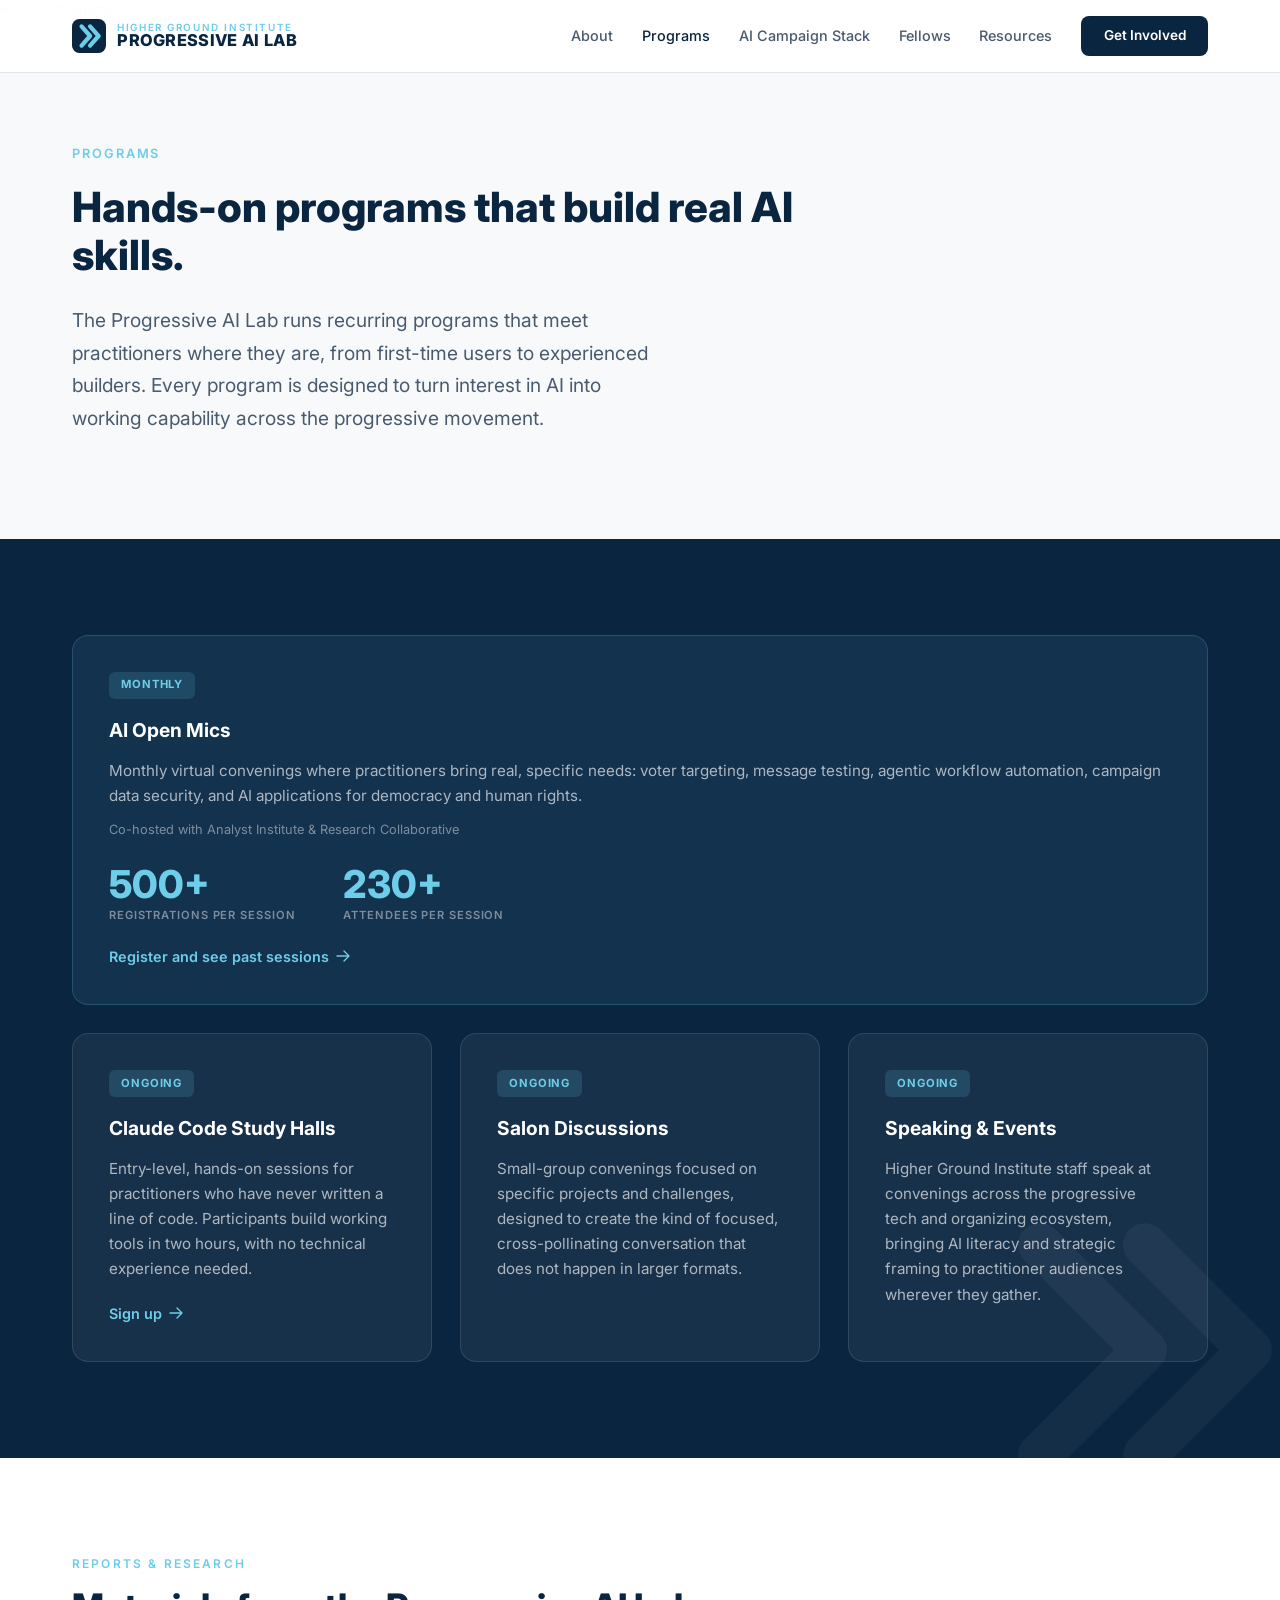
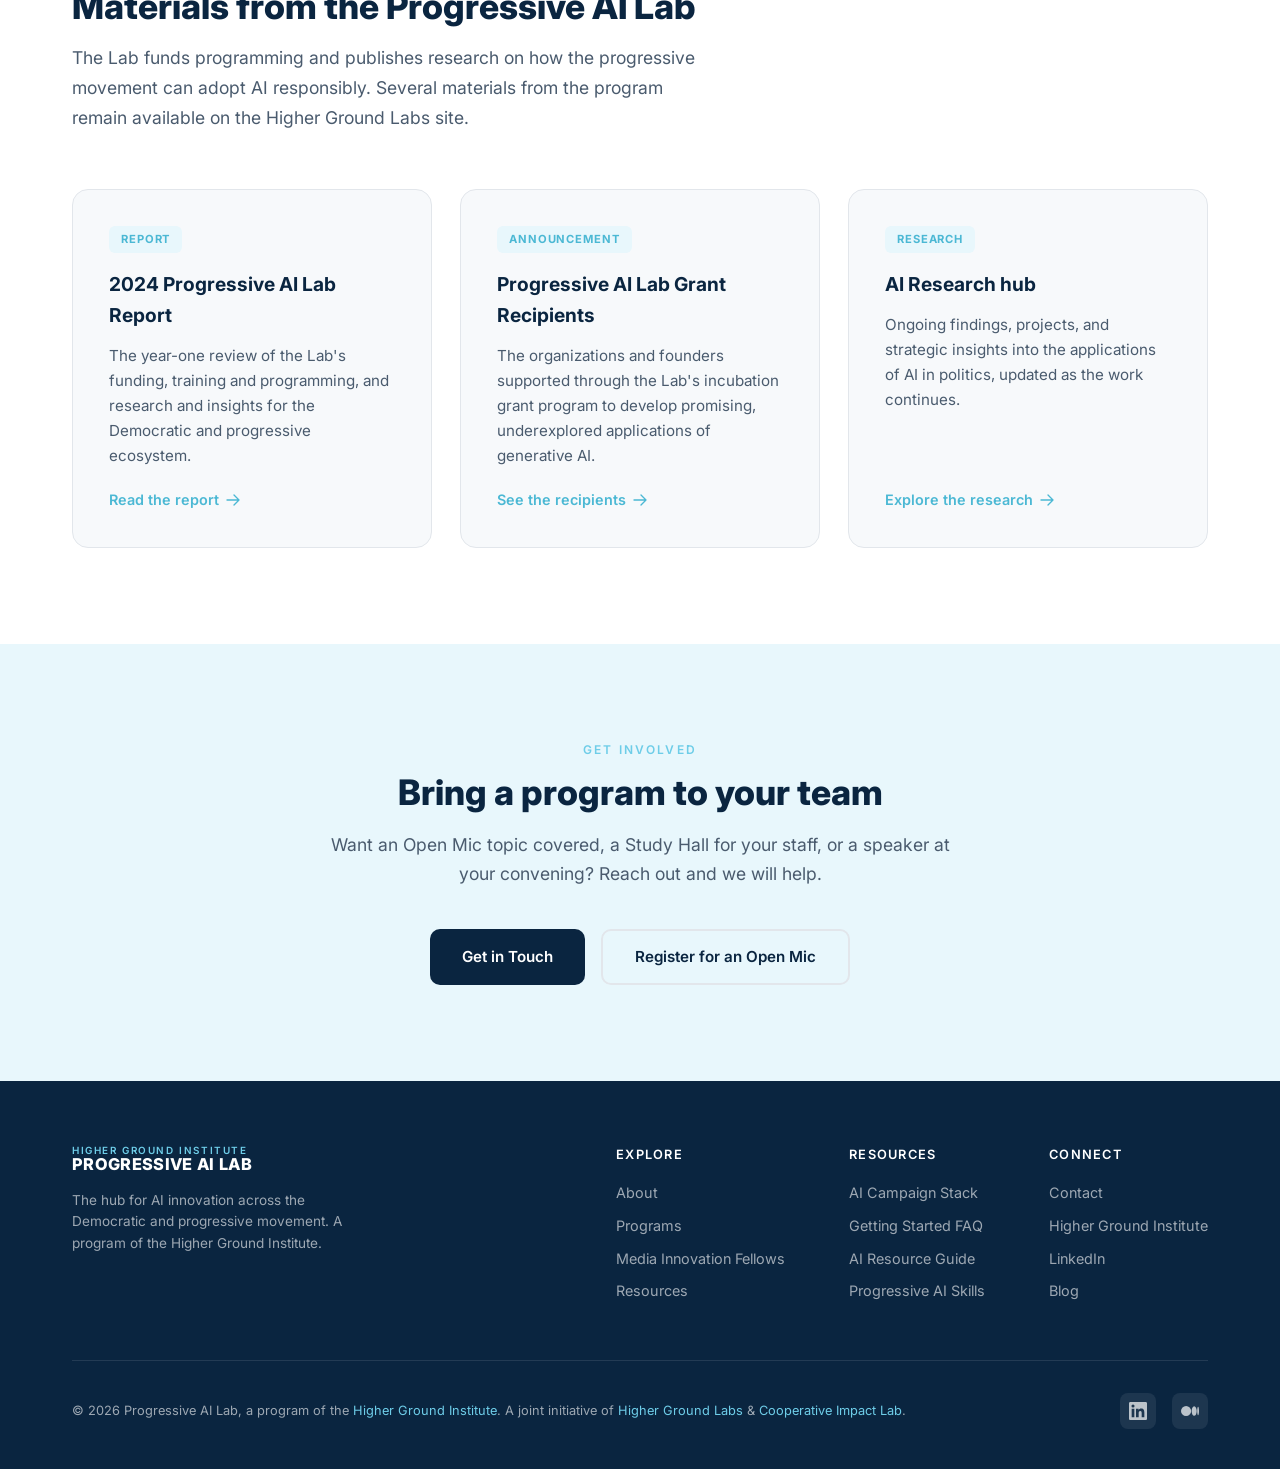
<file: progressive-ai-lab/programs/index.html>
<!DOCTYPE html>
<html lang="en">
<head>
  <meta charset="UTF-8">
  <meta name="viewport" content="width=device-width, initial-scale=1.0">
  <title>Programs | Progressive AI Lab: AI Open Mics, Study Halls, and Salons</title>
  <meta name="description" content="The Progressive AI Lab runs AI Open Mics, Claude Code Study Halls, salon discussions, and speaking events that help campaign staff and organizers build real skills with AI.">
  <link rel="canonical" href="https://progressiveailab.org/programs/">
  <meta name="robots" content="index, follow">

  <meta property="og:title" content="Programs | Progressive AI Lab">
  <meta property="og:description" content="AI Open Mics, Claude Code Study Halls, salon discussions, and speaking events for the progressive movement.">
  <meta property="og:type" content="website">
  <meta property="og:url" content="https://progressiveailab.org/programs/">
  <meta property="og:site_name" content="Progressive AI Lab">
  <meta property="og:image" content="https://progressiveailab.org/favicon.svg">
  <meta name="twitter:card" content="summary">
  <meta name="twitter:title" content="Programs | Progressive AI Lab">
  <meta name="twitter:description" content="AI Open Mics, Claude Code Study Halls, salons, and speaking events.">

  <link rel="icon" type="image/svg+xml" href="../favicon.svg">
  <link rel="preconnect" href="https://fonts.googleapis.com">
  <link rel="preconnect" href="https://fonts.gstatic.com" crossorigin>
  <link href="https://fonts.googleapis.com/css2?family=Inter:wght@400;500;600;700;800&display=swap" rel="stylesheet">
  <link rel="stylesheet" href="../assets/styles.css">

  <script type="application/ld+json">
  {
    "@context": "https://schema.org",
    "@type": "ItemList",
    "name": "Progressive AI Lab programs",
    "url": "https://progressiveailab.org/programs/",
    "itemListElement": [
      { "@type": "ListItem", "position": 1, "name": "AI Open Mics", "description": "Monthly virtual convenings where progressive practitioners bring real needs: voter targeting, message testing, agentic workflow automation, and campaign data security." },
      { "@type": "ListItem", "position": 2, "name": "Claude Code Study Halls", "description": "Entry-level, hands-on sessions where practitioners with no coding experience build working tools in two hours." },
      { "@type": "ListItem", "position": 3, "name": "Salon Discussions", "description": "Small-group convenings focused on specific projects and challenges." },
      { "@type": "ListItem", "position": 4, "name": "Speaking and Events", "description": "Higher Ground Institute staff bring AI literacy and strategic framing to practitioner audiences across the progressive ecosystem." }
    ]
  }
  </script>
  <script type="application/ld+json">
  {
    "@context": "https://schema.org",
    "@type": "BreadcrumbList",
    "itemListElement": [
      { "@type": "ListItem", "position": 1, "name": "Home", "item": "https://progressiveailab.org/" },
      { "@type": "ListItem", "position": 2, "name": "Programs", "item": "https://progressiveailab.org/programs/" }
    ]
  }
  </script>
</head>
<body>

<nav id="nav">
  <div class="nav-inner">
    <a href="../" class="nav-brand" aria-label="Progressive AI Lab home">
      <svg class="nav-mark" viewBox="0 0 32 32" xmlns="http://www.w3.org/2000/svg" aria-hidden="true">
        <rect width="32" height="32" rx="7" fill="#0A2540"/>
        <path d="M9 7 L17 16 L9 25" stroke="#6ECDE8" stroke-width="4" stroke-linecap="round" stroke-linejoin="round" fill="none"/>
        <path d="M17 7 L25 16 L17 25" stroke="#6ECDE8" stroke-width="4" stroke-linecap="round" stroke-linejoin="round" fill="none"/>
      </svg>
      <span class="nav-logo">
        <span class="nav-logo-top">Higher Ground Institute</span>
        <span class="nav-logo-bottom">Progressive AI Lab</span>
      </span>
    </a>
    <div class="nav-links" id="navLinks">
      <a href="../about/">About</a>
      <a href="../programs/" aria-current="page">Programs</a>
      <a href="../ai-campaign-stack/">AI Campaign Stack</a>
      <a href="../fellows/">Fellows</a>
      <a href="../resources/">Resources</a>
      <a href="../contact/" class="nav-cta">Get Involved</a>
    </div>
    <button class="mobile-toggle" aria-label="Toggle menu">
      <span></span><span></span><span></span>
    </button>
  </div>
</nav>

<section class="hero compact">
  <div class="container">
    <div class="hero-content">
      <nav class="breadcrumb" aria-label="Breadcrumb">
        <a href="../">Home</a><span>/</span>Programs
      </nav>
      <div class="hero-label">Programs</div>
      <h1>Hands-on programs that build real AI skills.</h1>
      <p>The Progressive AI Lab runs recurring programs that meet practitioners where they are, from first-time users to experienced builders. Every program is designed to turn interest in AI into working capability across the progressive movement.</p>
    </div>
  </div>
</section>

<section class="dark">
  <div class="container">
    <div class="grid-3">
      <div class="card featured">
        <span class="card-tag">Monthly</span>
        <h3>AI Open Mics</h3>
        <p>Monthly virtual convenings where practitioners bring real, specific needs: voter targeting, message testing, agentic workflow automation, campaign data security, and AI applications for democracy and human rights.</p>
        <div class="co-host">Co-hosted with Analyst Institute &amp; Research Collaborative</div>
        <div class="inline-stats">
          <div>
            <div class="inline-stat-number">500+</div>
            <div class="inline-stat-label">Registrations per session</div>
          </div>
          <div>
            <div class="inline-stat-number">230+</div>
            <div class="inline-stat-label">Attendees per session</div>
          </div>
        </div>
        <a href="https://aicampaignstack.org/open-mic" target="_blank" rel="noopener" class="card-link">Register and see past sessions <svg xmlns="http://www.w3.org/2000/svg" fill="none" viewBox="0 0 24 24" stroke-width="2" stroke="currentColor"><path stroke-linecap="round" stroke-linejoin="round" d="M13.5 4.5 21 12m0 0-7.5 7.5M21 12H3"/></svg></a>
      </div>

      <div class="card">
        <span class="card-tag">Ongoing</span>
        <h3>Claude Code Study Halls</h3>
        <p>Entry-level, hands-on sessions for practitioners who have never written a line of code. Participants build working tools in two hours, with no technical experience needed.</p>
        <a href="https://docs.google.com/forms/d/e/1FAIpQLSfLEXqOXKqBA01RDkAWEkkl8kGyevdgjNuxANLi78rTh13Kkg/viewform" target="_blank" rel="noopener" class="card-link">Sign up <svg xmlns="http://www.w3.org/2000/svg" fill="none" viewBox="0 0 24 24" stroke-width="2" stroke="currentColor"><path stroke-linecap="round" stroke-linejoin="round" d="M13.5 4.5 21 12m0 0-7.5 7.5M21 12H3"/></svg></a>
      </div>

      <div class="card">
        <span class="card-tag">Ongoing</span>
        <h3>Salon Discussions</h3>
        <p>Small-group convenings focused on specific projects and challenges, designed to create the kind of focused, cross-pollinating conversation that does not happen in larger formats.</p>
      </div>

      <div class="card">
        <span class="card-tag">Ongoing</span>
        <h3>Speaking &amp; Events</h3>
        <p>Higher Ground Institute staff speak at convenings across the progressive tech and organizing ecosystem, bringing AI literacy and strategic framing to practitioner audiences wherever they gather.</p>
      </div>
    </div>
  </div>
  <div class="dark-chevrons">
    <svg viewBox="0 0 400 320" fill="none" xmlns="http://www.w3.org/2000/svg" aria-hidden="true">
      <path d="M80 40L200 160L80 280" stroke="#FFFFFF" stroke-width="50" stroke-linecap="round" stroke-linejoin="round"/>
      <path d="M200 40L320 160L200 280" stroke="#FFFFFF" stroke-width="50" stroke-linecap="round" stroke-linejoin="round"/>
    </svg>
  </div>
</section>

<section>
  <div class="container">
    <div class="section-header">
      <div class="section-label">Reports &amp; Research</div>
      <h2 class="section-title">Materials from the Progressive AI Lab</h2>
      <p class="section-subtitle">The Lab funds programming and publishes research on how the progressive movement can adopt AI responsibly. Several materials from the program remain available on the Higher Ground Labs site.</p>
    </div>
    <div class="grid-3">
      <div class="card">
        <span class="card-tag">Report</span>
        <h3>2024 Progressive AI Lab Report</h3>
        <p>The year-one review of the Lab's funding, training and programming, and research and insights for the Democratic and progressive ecosystem.</p>
        <a href="https://highergroundlabs.com/2024-progressive-ai-lab-report/" target="_blank" rel="noopener" class="card-link">Read the report <svg xmlns="http://www.w3.org/2000/svg" fill="none" viewBox="0 0 24 24" stroke-width="2" stroke="currentColor"><path stroke-linecap="round" stroke-linejoin="round" d="M13.5 4.5 21 12m0 0-7.5 7.5M21 12H3"/></svg></a>
      </div>
      <div class="card">
        <span class="card-tag">Announcement</span>
        <h3>Progressive AI Lab Grant Recipients</h3>
        <p>The organizations and founders supported through the Lab's incubation grant program to develop promising, underexplored applications of generative AI.</p>
        <a href="https://highergroundlabs.com/progressive-ai-lab-grant-recipients/" target="_blank" rel="noopener" class="card-link">See the recipients <svg xmlns="http://www.w3.org/2000/svg" fill="none" viewBox="0 0 24 24" stroke-width="2" stroke="currentColor"><path stroke-linecap="round" stroke-linejoin="round" d="M13.5 4.5 21 12m0 0-7.5 7.5M21 12H3"/></svg></a>
      </div>
      <div class="card">
        <span class="card-tag">Research</span>
        <h3>AI Research hub</h3>
        <p>Ongoing findings, projects, and strategic insights into the applications of AI in politics, updated as the work continues.</p>
        <a href="https://highergroundlabs.com/ai/research/" target="_blank" rel="noopener" class="card-link">Explore the research <svg xmlns="http://www.w3.org/2000/svg" fill="none" viewBox="0 0 24 24" stroke-width="2" stroke="currentColor"><path stroke-linecap="round" stroke-linejoin="round" d="M13.5 4.5 21 12m0 0-7.5 7.5M21 12H3"/></svg></a>
      </div>
    </div>
  </div>
</section>

<section class="cta-section">
  <div class="container">
    <div class="cta-inner">
      <div class="section-label">Get Involved</div>
      <h2 class="section-title">Bring a program to your team</h2>
      <p>Want an Open Mic topic covered, a Study Hall for your staff, or a speaker at your convening? Reach out and we will help.</p>
      <div class="cta-actions">
        <a href="../contact/" class="btn btn-primary">Get in Touch</a>
        <a href="https://aicampaignstack.org/open-mic" target="_blank" rel="noopener" class="btn btn-outline">Register for an Open Mic</a>
      </div>
    </div>
  </div>
</section>

<footer>
  <div class="container">
    <div class="footer-top">
      <div class="footer-brand">
        <div class="nav-logo">
          <span class="nav-logo-top">Higher Ground Institute</span>
          <span class="nav-logo-bottom">Progressive AI Lab</span>
        </div>
        <p>The hub for AI innovation across the Democratic and progressive movement. A program of the Higher Ground Institute.</p>
      </div>
      <div class="footer-links">
        <div class="footer-col">
          <h4>Explore</h4>
          <a href="../about/">About</a>
          <a href="../programs/">Programs</a>
          <a href="../fellows/">Media Innovation Fellows</a>
          <a href="../resources/">Resources</a>
        </div>
        <div class="footer-col">
          <h4>Resources</h4>
          <a href="https://aicampaignstack.org/" target="_blank" rel="noopener">AI Campaign Stack</a>
          <a href="https://aicampaignstack.org/faq" target="_blank" rel="noopener">Getting Started FAQ</a>
          <a href="https://aicampaignstack.org/resources" target="_blank" rel="noopener">AI Resource Guide</a>
          <a href="https://aicampaignstack.org/skills" target="_blank" rel="noopener">Progressive AI Skills</a>
        </div>
        <div class="footer-col">
          <h4>Connect</h4>
          <a href="../contact/">Contact</a>
          <a href="https://higherground.institute" target="_blank" rel="noopener">Higher Ground Institute</a>
          <a href="https://linkedin.com/company/highergroundlabs" target="_blank" rel="noopener">LinkedIn</a>
          <a href="https://medium.com/the-cooperative-impact-lab" target="_blank" rel="noopener">Blog</a>
        </div>
      </div>
    </div>
    <div class="footer-bottom">
      <span>&copy; 2026 Progressive AI Lab, a program of the <a href="https://higherground.institute" target="_blank" rel="noopener">Higher Ground Institute</a>. A joint initiative of <a href="https://highergroundlabs.com" target="_blank" rel="noopener">Higher Ground Labs</a> &amp; <a href="https://cooperativeimpactlab.org" target="_blank" rel="noopener">Cooperative Impact Lab</a>.</span>
      <div class="footer-social">
        <a href="https://linkedin.com/company/highergroundlabs" target="_blank" rel="noopener" aria-label="LinkedIn">
          <svg viewBox="0 0 24 24"><path d="M20.447 20.452h-3.554v-5.569c0-1.328-.027-3.037-1.852-3.037-1.853 0-2.136 1.445-2.136 2.939v5.667H9.351V9h3.414v1.561h.046c.477-.9 1.637-1.85 3.37-1.85 3.601 0 4.267 2.37 4.267 5.455v6.286zM5.337 7.433a2.062 2.062 0 01-2.063-2.065 2.064 2.064 0 112.063 2.065zm1.782 13.019H3.555V9h3.564v11.452zM22.225 0H1.771C.792 0 0 .774 0 1.729v20.542C0 23.227.792 24 1.771 24h20.451C23.2 24 24 23.227 24 22.271V1.729C24 .774 23.2 0 22.222 0h.003z"/></svg>
        </a>
        <a href="https://medium.com/the-cooperative-impact-lab" target="_blank" rel="noopener" aria-label="Medium">
          <svg viewBox="0 0 24 24"><path d="M13.54 12a6.8 6.8 0 01-6.77 6.82A6.8 6.8 0 010 12a6.8 6.8 0 016.77-6.82A6.8 6.8 0 0113.54 12zM20.96 12c0 3.54-1.51 6.42-3.38 6.42-1.87 0-3.39-2.88-3.39-6.42s1.52-6.42 3.39-6.42 3.38 2.88 3.38 6.42M24 12c0 3.17-.53 5.75-1.19 5.75-.66 0-1.19-2.58-1.19-5.75s.53-5.75 1.19-5.75C23.47 6.25 24 8.83 24 12z"/></svg>
        </a>
      </div>
    </div>
  </div>
</footer>

<script src="../assets/site.js"></script>
</body>
</html>
</file>
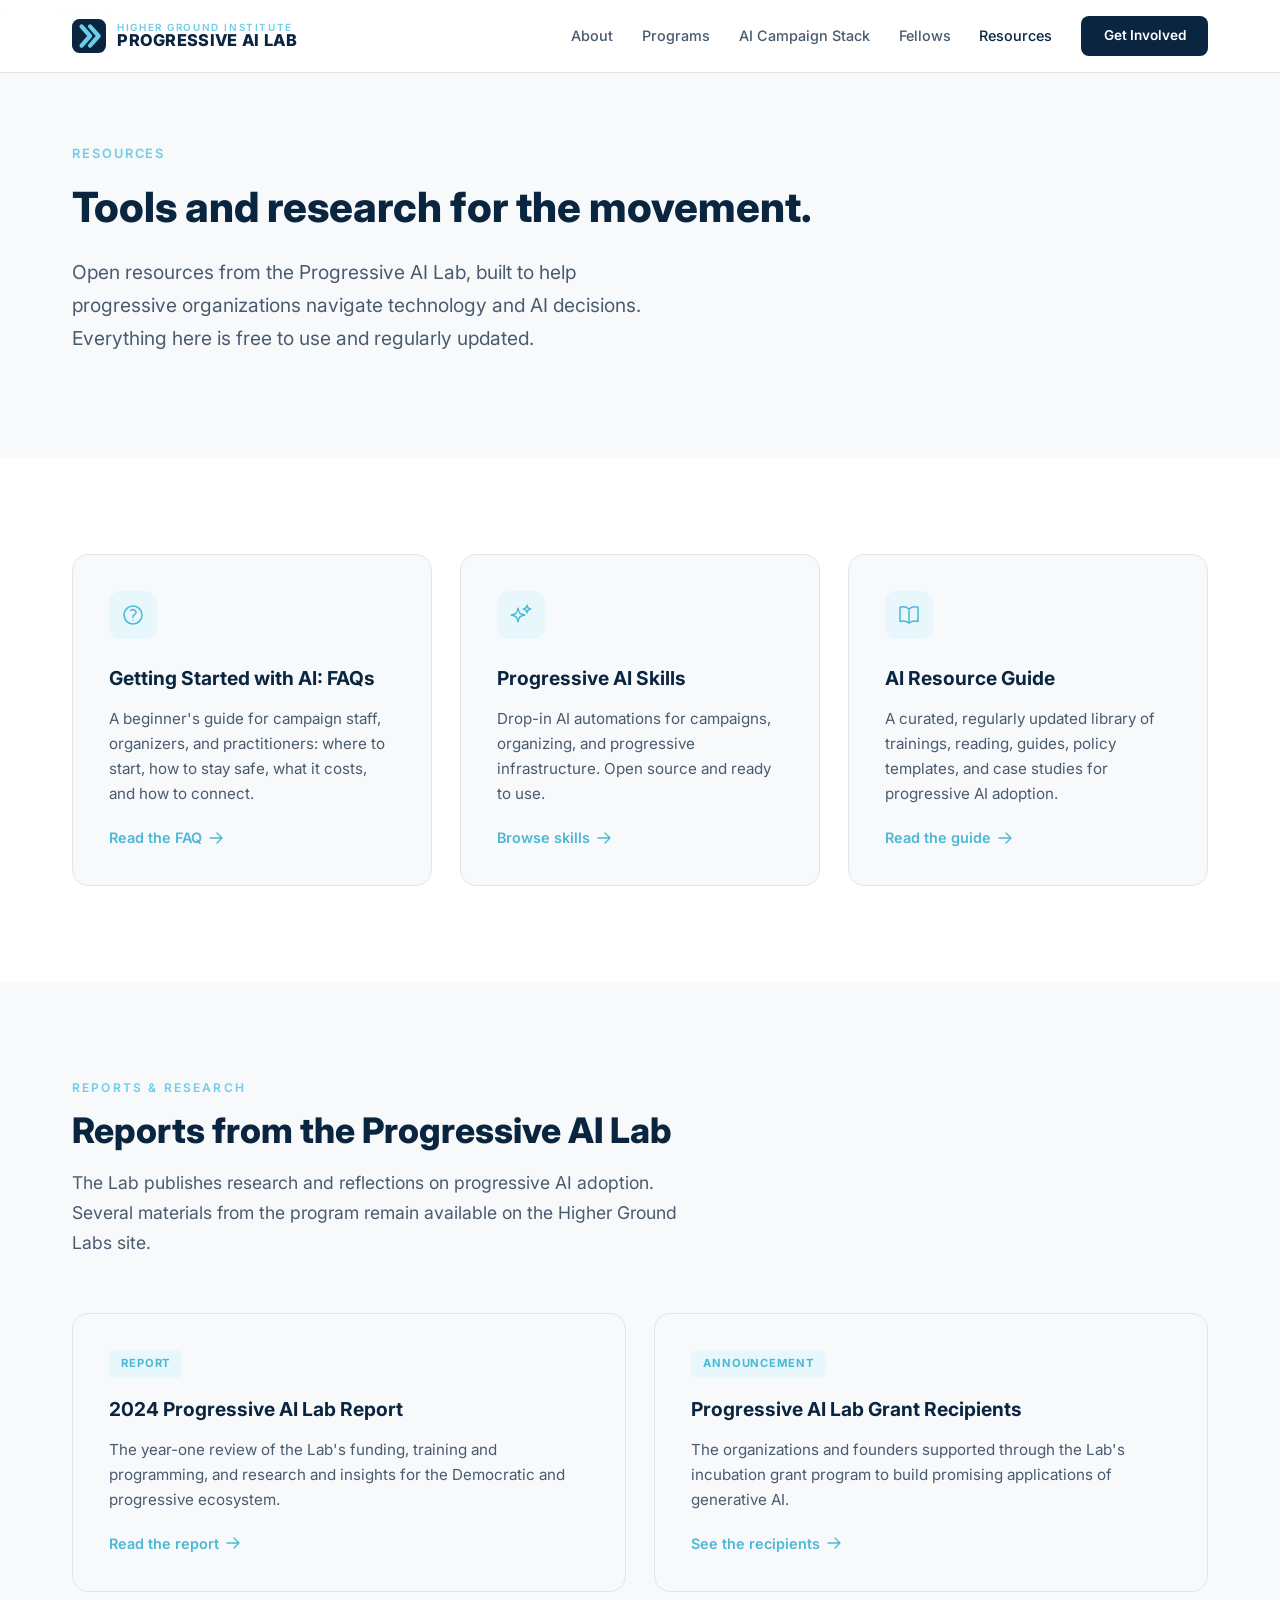
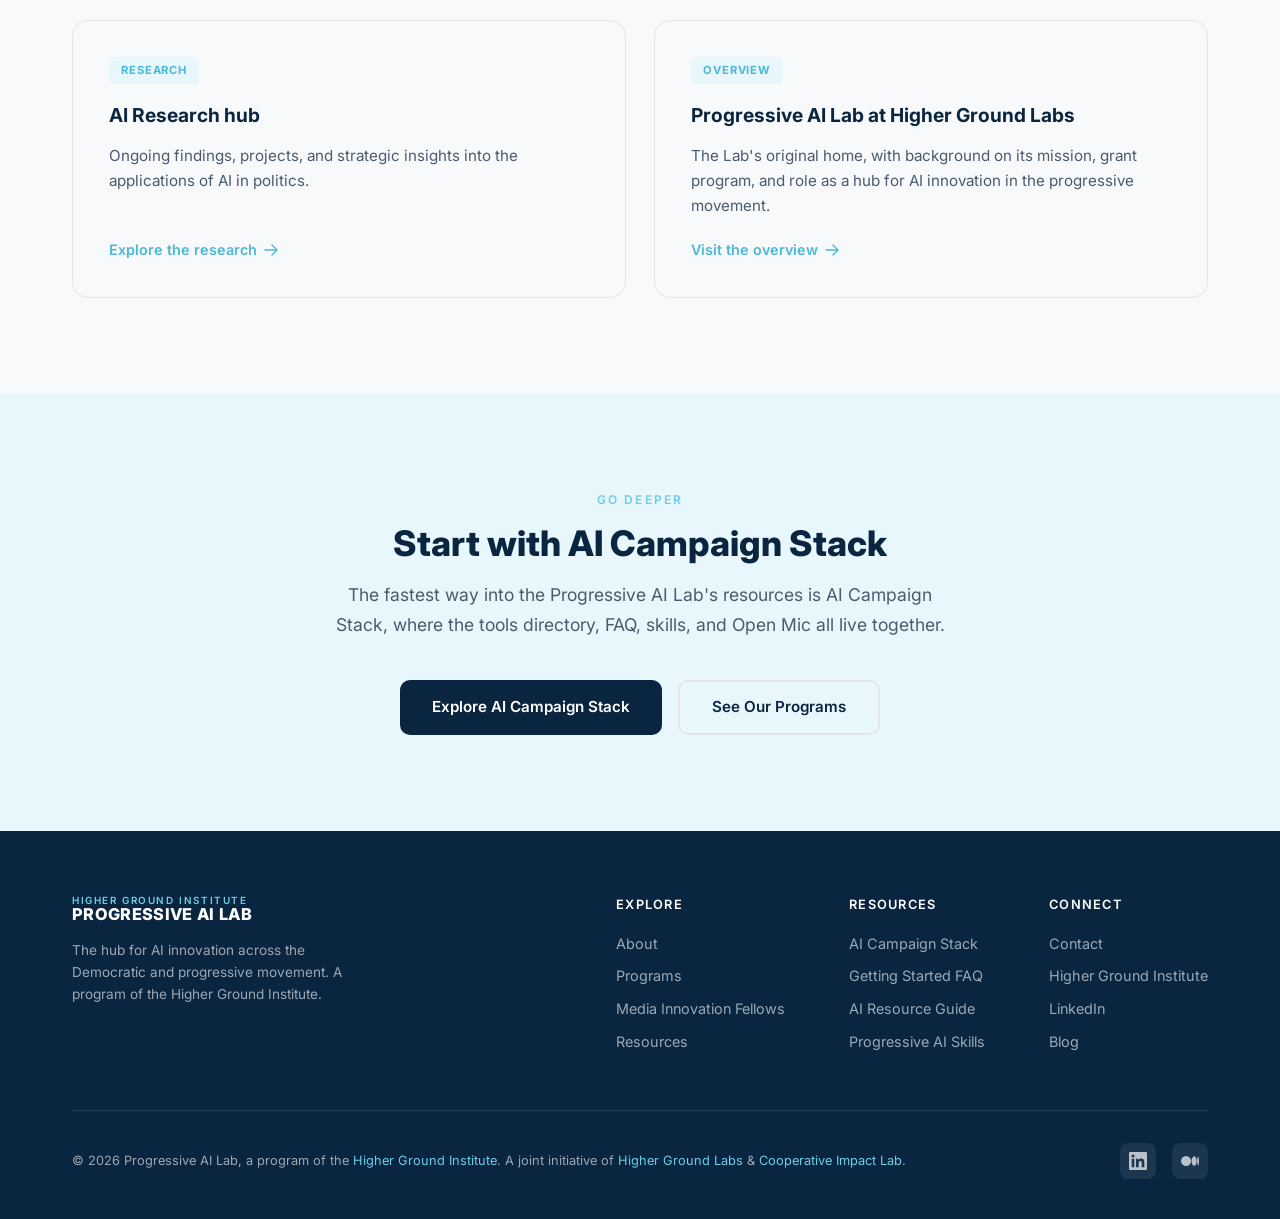
<file: progressive-ai-lab/resources/index.html>
<!DOCTYPE html>
<html lang="en">
<head>
  <meta charset="UTF-8">
  <meta name="viewport" content="width=device-width, initial-scale=1.0">
  <title>Resources | Progressive AI Lab: guides, skills, and research for the movement</title>
  <meta name="description" content="Open resources from the Progressive AI Lab: a getting-started AI FAQ, open-source Progressive AI Skills, and a living AI Resource Guide of trainings, guides, policy templates, and case studies.">
  <link rel="canonical" href="https://progressiveailab.org/resources/">
  <meta name="robots" content="index, follow">

  <meta property="og:title" content="Resources | Progressive AI Lab">
  <meta property="og:description" content="A getting-started AI FAQ, open-source Progressive AI Skills, and a living AI Resource Guide for progressive AI adoption.">
  <meta property="og:type" content="website">
  <meta property="og:url" content="https://progressiveailab.org/resources/">
  <meta property="og:site_name" content="Progressive AI Lab">
  <meta property="og:image" content="https://progressiveailab.org/favicon.svg">
  <meta name="twitter:card" content="summary">
  <meta name="twitter:title" content="Resources | Progressive AI Lab">
  <meta name="twitter:description" content="Guides, skills, and research for progressive AI adoption.">

  <link rel="icon" type="image/svg+xml" href="../favicon.svg">
  <link rel="preconnect" href="https://fonts.googleapis.com">
  <link rel="preconnect" href="https://fonts.gstatic.com" crossorigin>
  <link href="https://fonts.googleapis.com/css2?family=Inter:wght@400;500;600;700;800&display=swap" rel="stylesheet">
  <link rel="stylesheet" href="../assets/styles.css">

  <script type="application/ld+json">
  {
    "@context": "https://schema.org",
    "@type": "ItemList",
    "name": "Progressive AI Lab resources",
    "url": "https://progressiveailab.org/resources/",
    "itemListElement": [
      { "@type": "ListItem", "position": 1, "name": "Getting Started with AI: FAQs", "url": "https://aicampaignstack.org/faq" },
      { "@type": "ListItem", "position": 2, "name": "Progressive AI Skills", "url": "https://aicampaignstack.org/skills" },
      { "@type": "ListItem", "position": 3, "name": "AI Resource Guide", "url": "https://aicampaignstack.org/resources" },
      { "@type": "ListItem", "position": 4, "name": "2024 Progressive AI Lab Report", "url": "https://highergroundlabs.com/2024-progressive-ai-lab-report/" },
      { "@type": "ListItem", "position": 5, "name": "Progressive AI Lab Grant Recipients", "url": "https://highergroundlabs.com/progressive-ai-lab-grant-recipients/" },
      { "@type": "ListItem", "position": 6, "name": "AI Research hub", "url": "https://highergroundlabs.com/ai/research/" }
    ]
  }
  </script>
  <script type="application/ld+json">
  {
    "@context": "https://schema.org",
    "@type": "BreadcrumbList",
    "itemListElement": [
      { "@type": "ListItem", "position": 1, "name": "Home", "item": "https://progressiveailab.org/" },
      { "@type": "ListItem", "position": 2, "name": "Resources", "item": "https://progressiveailab.org/resources/" }
    ]
  }
  </script>
</head>
<body>

<nav id="nav">
  <div class="nav-inner">
    <a href="../" class="nav-brand" aria-label="Progressive AI Lab home">
      <svg class="nav-mark" viewBox="0 0 32 32" xmlns="http://www.w3.org/2000/svg" aria-hidden="true">
        <rect width="32" height="32" rx="7" fill="#0A2540"/>
        <path d="M9 7 L17 16 L9 25" stroke="#6ECDE8" stroke-width="4" stroke-linecap="round" stroke-linejoin="round" fill="none"/>
        <path d="M17 7 L25 16 L17 25" stroke="#6ECDE8" stroke-width="4" stroke-linecap="round" stroke-linejoin="round" fill="none"/>
      </svg>
      <span class="nav-logo">
        <span class="nav-logo-top">Higher Ground Institute</span>
        <span class="nav-logo-bottom">Progressive AI Lab</span>
      </span>
    </a>
    <div class="nav-links" id="navLinks">
      <a href="../about/">About</a>
      <a href="../programs/">Programs</a>
      <a href="../ai-campaign-stack/">AI Campaign Stack</a>
      <a href="../fellows/">Fellows</a>
      <a href="../resources/" aria-current="page">Resources</a>
      <a href="../contact/" class="nav-cta">Get Involved</a>
    </div>
    <button class="mobile-toggle" aria-label="Toggle menu">
      <span></span><span></span><span></span>
    </button>
  </div>
</nav>

<section class="hero compact">
  <div class="container">
    <div class="hero-content">
      <nav class="breadcrumb" aria-label="Breadcrumb">
        <a href="../">Home</a><span>/</span>Resources
      </nav>
      <div class="hero-label">Resources</div>
      <h1>Tools and research for the movement.</h1>
      <p>Open resources from the Progressive AI Lab, built to help progressive organizations navigate technology and AI decisions. Everything here is free to use and regularly updated.</p>
    </div>
  </div>
</section>

<section>
  <div class="container">
    <div class="grid-3">
      <div class="card">
        <div class="card-icon">
          <svg xmlns="http://www.w3.org/2000/svg" fill="none" viewBox="0 0 24 24" stroke-width="1.5" stroke="currentColor"><path stroke-linecap="round" stroke-linejoin="round" d="M9.879 7.519c1.171-1.025 3.071-1.025 4.242 0 1.172 1.025 1.172 2.687 0 3.712-.203.179-.43.326-.67.442-.745.361-1.45.999-1.45 1.827v.75M21 12a9 9 0 1 1-18 0 9 9 0 0 1 18 0Zm-9 5.25h.008v.008H12v-.008Z"/></svg>
        </div>
        <h3>Getting Started with AI: FAQs</h3>
        <p>A beginner's guide for campaign staff, organizers, and practitioners: where to start, how to stay safe, what it costs, and how to connect.</p>
        <a href="https://aicampaignstack.org/faq" target="_blank" rel="noopener" class="card-link">Read the FAQ <svg xmlns="http://www.w3.org/2000/svg" fill="none" viewBox="0 0 24 24" stroke-width="2" stroke="currentColor"><path stroke-linecap="round" stroke-linejoin="round" d="M13.5 4.5 21 12m0 0-7.5 7.5M21 12H3"/></svg></a>
      </div>

      <div class="card">
        <div class="card-icon">
          <svg xmlns="http://www.w3.org/2000/svg" fill="none" viewBox="0 0 24 24" stroke-width="1.5" stroke="currentColor"><path stroke-linecap="round" stroke-linejoin="round" d="M9.813 15.904 9 18.75l-.813-2.846a4.5 4.5 0 0 0-3.09-3.09L2.25 12l2.846-.813a4.5 4.5 0 0 0 3.09-3.09L9 5.25l.813 2.846a4.5 4.5 0 0 0 3.09 3.09L15.75 12l-2.846.813a4.5 4.5 0 0 0-3.09 3.09ZM18.259 8.715 18 9.75l-.259-1.035a3.375 3.375 0 0 0-2.455-2.456L14.25 6l1.036-.259a3.375 3.375 0 0 0 2.455-2.456L18 2.25l.259 1.035a3.375 3.375 0 0 0 2.456 2.456L21.75 6l-1.035.259a3.375 3.375 0 0 0-2.456 2.456Z"/></svg>
        </div>
        <h3>Progressive AI Skills</h3>
        <p>Drop-in AI automations for campaigns, organizing, and progressive infrastructure. Open source and ready to use.</p>
        <a href="https://aicampaignstack.org/skills" target="_blank" rel="noopener" class="card-link">Browse skills <svg xmlns="http://www.w3.org/2000/svg" fill="none" viewBox="0 0 24 24" stroke-width="2" stroke="currentColor"><path stroke-linecap="round" stroke-linejoin="round" d="M13.5 4.5 21 12m0 0-7.5 7.5M21 12H3"/></svg></a>
      </div>

      <div class="card">
        <div class="card-icon">
          <svg xmlns="http://www.w3.org/2000/svg" fill="none" viewBox="0 0 24 24" stroke-width="1.5" stroke="currentColor"><path stroke-linecap="round" stroke-linejoin="round" d="M12 6.042A8.967 8.967 0 0 0 6 3.75c-1.052 0-2.062.18-3 .512v14.25A8.987 8.987 0 0 1 6 18c2.305 0 4.408.867 6 2.292m0-14.25a8.966 8.966 0 0 1 6-2.292c1.052 0 2.062.18 3 .512v14.25A8.987 8.987 0 0 0 18 18a8.967 8.967 0 0 0-6 2.292m0-14.25v14.25"/></svg>
        </div>
        <h3>AI Resource Guide</h3>
        <p>A curated, regularly updated library of trainings, reading, guides, policy templates, and case studies for progressive AI adoption.</p>
        <a href="https://aicampaignstack.org/resources" target="_blank" rel="noopener" class="card-link">Read the guide <svg xmlns="http://www.w3.org/2000/svg" fill="none" viewBox="0 0 24 24" stroke-width="2" stroke="currentColor"><path stroke-linecap="round" stroke-linejoin="round" d="M13.5 4.5 21 12m0 0-7.5 7.5M21 12H3"/></svg></a>
      </div>
    </div>
  </div>
</section>

<section class="alt">
  <div class="container">
    <div class="section-header">
      <div class="section-label">Reports &amp; Research</div>
      <h2 class="section-title">Reports from the Progressive AI Lab</h2>
      <p class="section-subtitle">The Lab publishes research and reflections on progressive AI adoption. Several materials from the program remain available on the Higher Ground Labs site.</p>
    </div>
    <div class="grid-2">
      <div class="card">
        <span class="card-tag">Report</span>
        <h3>2024 Progressive AI Lab Report</h3>
        <p>The year-one review of the Lab's funding, training and programming, and research and insights for the Democratic and progressive ecosystem.</p>
        <a href="https://highergroundlabs.com/2024-progressive-ai-lab-report/" target="_blank" rel="noopener" class="card-link">Read the report <svg xmlns="http://www.w3.org/2000/svg" fill="none" viewBox="0 0 24 24" stroke-width="2" stroke="currentColor"><path stroke-linecap="round" stroke-linejoin="round" d="M13.5 4.5 21 12m0 0-7.5 7.5M21 12H3"/></svg></a>
      </div>
      <div class="card">
        <span class="card-tag">Announcement</span>
        <h3>Progressive AI Lab Grant Recipients</h3>
        <p>The organizations and founders supported through the Lab's incubation grant program to build promising applications of generative AI.</p>
        <a href="https://highergroundlabs.com/progressive-ai-lab-grant-recipients/" target="_blank" rel="noopener" class="card-link">See the recipients <svg xmlns="http://www.w3.org/2000/svg" fill="none" viewBox="0 0 24 24" stroke-width="2" stroke="currentColor"><path stroke-linecap="round" stroke-linejoin="round" d="M13.5 4.5 21 12m0 0-7.5 7.5M21 12H3"/></svg></a>
      </div>
      <div class="card">
        <span class="card-tag">Research</span>
        <h3>AI Research hub</h3>
        <p>Ongoing findings, projects, and strategic insights into the applications of AI in politics.</p>
        <a href="https://highergroundlabs.com/ai/research/" target="_blank" rel="noopener" class="card-link">Explore the research <svg xmlns="http://www.w3.org/2000/svg" fill="none" viewBox="0 0 24 24" stroke-width="2" stroke="currentColor"><path stroke-linecap="round" stroke-linejoin="round" d="M13.5 4.5 21 12m0 0-7.5 7.5M21 12H3"/></svg></a>
      </div>
      <div class="card">
        <span class="card-tag">Overview</span>
        <h3>Progressive AI Lab at Higher Ground Labs</h3>
        <p>The Lab's original home, with background on its mission, grant program, and role as a hub for AI innovation in the progressive movement.</p>
        <a href="https://highergroundlabs.com/ai/" target="_blank" rel="noopener" class="card-link">Visit the overview <svg xmlns="http://www.w3.org/2000/svg" fill="none" viewBox="0 0 24 24" stroke-width="2" stroke="currentColor"><path stroke-linecap="round" stroke-linejoin="round" d="M13.5 4.5 21 12m0 0-7.5 7.5M21 12H3"/></svg></a>
      </div>
    </div>
  </div>
</section>

<section class="cta-section">
  <div class="container">
    <div class="cta-inner">
      <div class="section-label">Go Deeper</div>
      <h2 class="section-title">Start with AI Campaign Stack</h2>
      <p>The fastest way into the Progressive AI Lab's resources is AI Campaign Stack, where the tools directory, FAQ, skills, and Open Mic all live together.</p>
      <div class="cta-actions">
        <a href="https://aicampaignstack.org/" target="_blank" rel="noopener" class="btn btn-primary">Explore AI Campaign Stack</a>
        <a href="../programs/" class="btn btn-outline">See Our Programs</a>
      </div>
    </div>
  </div>
</section>

<footer>
  <div class="container">
    <div class="footer-top">
      <div class="footer-brand">
        <div class="nav-logo">
          <span class="nav-logo-top">Higher Ground Institute</span>
          <span class="nav-logo-bottom">Progressive AI Lab</span>
        </div>
        <p>The hub for AI innovation across the Democratic and progressive movement. A program of the Higher Ground Institute.</p>
      </div>
      <div class="footer-links">
        <div class="footer-col">
          <h4>Explore</h4>
          <a href="../about/">About</a>
          <a href="../programs/">Programs</a>
          <a href="../fellows/">Media Innovation Fellows</a>
          <a href="../resources/">Resources</a>
        </div>
        <div class="footer-col">
          <h4>Resources</h4>
          <a href="https://aicampaignstack.org/" target="_blank" rel="noopener">AI Campaign Stack</a>
          <a href="https://aicampaignstack.org/faq" target="_blank" rel="noopener">Getting Started FAQ</a>
          <a href="https://aicampaignstack.org/resources" target="_blank" rel="noopener">AI Resource Guide</a>
          <a href="https://aicampaignstack.org/skills" target="_blank" rel="noopener">Progressive AI Skills</a>
        </div>
        <div class="footer-col">
          <h4>Connect</h4>
          <a href="../contact/">Contact</a>
          <a href="https://higherground.institute" target="_blank" rel="noopener">Higher Ground Institute</a>
          <a href="https://linkedin.com/company/highergroundlabs" target="_blank" rel="noopener">LinkedIn</a>
          <a href="https://medium.com/the-cooperative-impact-lab" target="_blank" rel="noopener">Blog</a>
        </div>
      </div>
    </div>
    <div class="footer-bottom">
      <span>&copy; 2026 Progressive AI Lab, a program of the <a href="https://higherground.institute" target="_blank" rel="noopener">Higher Ground Institute</a>. A joint initiative of <a href="https://highergroundlabs.com" target="_blank" rel="noopener">Higher Ground Labs</a> &amp; <a href="https://cooperativeimpactlab.org" target="_blank" rel="noopener">Cooperative Impact Lab</a>.</span>
      <div class="footer-social">
        <a href="https://linkedin.com/company/highergroundlabs" target="_blank" rel="noopener" aria-label="LinkedIn">
          <svg viewBox="0 0 24 24"><path d="M20.447 20.452h-3.554v-5.569c0-1.328-.027-3.037-1.852-3.037-1.853 0-2.136 1.445-2.136 2.939v5.667H9.351V9h3.414v1.561h.046c.477-.9 1.637-1.85 3.37-1.85 3.601 0 4.267 2.37 4.267 5.455v6.286zM5.337 7.433a2.062 2.062 0 01-2.063-2.065 2.064 2.064 0 112.063 2.065zm1.782 13.019H3.555V9h3.564v11.452zM22.225 0H1.771C.792 0 0 .774 0 1.729v20.542C0 23.227.792 24 1.771 24h20.451C23.2 24 24 23.227 24 22.271V1.729C24 .774 23.2 0 22.222 0h.003z"/></svg>
        </a>
        <a href="https://medium.com/the-cooperative-impact-lab" target="_blank" rel="noopener" aria-label="Medium">
          <svg viewBox="0 0 24 24"><path d="M13.54 12a6.8 6.8 0 01-6.77 6.82A6.8 6.8 0 010 12a6.8 6.8 0 016.77-6.82A6.8 6.8 0 0113.54 12zM20.96 12c0 3.54-1.51 6.42-3.38 6.42-1.87 0-3.39-2.88-3.39-6.42s1.52-6.42 3.39-6.42 3.38 2.88 3.38 6.42M24 12c0 3.17-.53 5.75-1.19 5.75-.66 0-1.19-2.58-1.19-5.75s.53-5.75 1.19-5.75C23.47 6.25 24 8.83 24 12z"/></svg>
        </a>
      </div>
    </div>
  </div>
</footer>

<script src="../assets/site.js"></script>
</body>
</html>
</file>
<file: progressive-ai-lab/assets/styles.css>
/* =========================================================
   Progressive AI Lab - shared stylesheet
   Branding ported from Higher Ground Institute / AI Campaign Stack
   ========================================================= */

:root {
  --navy: #0A2540;
  --navy-light: #0F3557;
  --sky: #6ECDE8;
  --sky-dark: #4BB8D4;
  --ice: #E8F7FC;
  --ice-mid: #D0EFF8;
  --white: #FFFFFF;
  --offwhite: #F7F9FB;
  --gray-100: #F0F2F5;
  --gray-200: #E2E6EB;
  --gray-400: #9AA5B4;
  --gray-600: #5A6978;
  --text: #1A2B3D;
  --text-light: #4A5B6E;
  --max-width: 1200px;
}

* { margin: 0; padding: 0; box-sizing: border-box; }

html { scroll-behavior: smooth; }

body {
  font-family: 'Inter', -apple-system, BlinkMacSystemFont, sans-serif;
  color: var(--text);
  background: var(--white);
  line-height: 1.6;
  -webkit-font-smoothing: antialiased;
}

a { color: var(--sky-dark); text-decoration: none; transition: color 0.2s; }
a:hover { color: var(--navy); }

img { max-width: 100%; height: auto; }

.container {
  max-width: var(--max-width);
  margin: 0 auto;
  padding: 0 2rem;
}

.sr-only {
  position: absolute;
  width: 1px; height: 1px;
  padding: 0; margin: -1px;
  overflow: hidden;
  clip: rect(0,0,0,0);
  white-space: nowrap;
  border: 0;
}

/* ---- NAV ---- */
nav {
  position: fixed;
  top: 0; left: 0; right: 0;
  z-index: 100;
  background: rgba(255,255,255,0.95);
  backdrop-filter: blur(12px);
  border-bottom: 1px solid var(--gray-200);
  transition: box-shadow 0.3s;
}
nav.scrolled { box-shadow: 0 2px 20px rgba(10,37,64,0.08); }
.nav-inner {
  max-width: var(--max-width);
  margin: 0 auto;
  padding: 0 2rem;
  display: flex;
  align-items: center;
  justify-content: space-between;
  height: 72px;
}
.nav-brand { display: flex; align-items: center; gap: 0.7rem; }
.nav-mark { width: 34px; height: 34px; flex-shrink: 0; }
.nav-logo {
  display: flex;
  flex-direction: column;
  line-height: 1.1;
}
.nav-logo-top {
  font-size: 0.62rem;
  font-weight: 600;
  letter-spacing: 0.16em;
  text-transform: uppercase;
  color: var(--sky);
}
.nav-logo-bottom {
  font-size: 1.02rem;
  font-weight: 800;
  letter-spacing: 0.02em;
  text-transform: uppercase;
  color: var(--navy);
}
.nav-links { display: flex; gap: 1.8rem; align-items: center; }
.nav-links a {
  font-size: 0.9rem;
  font-weight: 500;
  color: var(--text-light);
  transition: color 0.2s;
}
.nav-links a:hover,
.nav-links a[aria-current="page"] { color: var(--navy); }
.nav-cta {
  background: var(--navy) !important;
  color: var(--white) !important;
  padding: 0.6rem 1.4rem;
  border-radius: 8px;
  font-weight: 600 !important;
  font-size: 0.85rem !important;
  transition: background 0.2s !important;
}
.nav-cta:hover { background: var(--navy-light) !important; }

.mobile-toggle {
  display: none;
  background: none;
  border: none;
  cursor: pointer;
  padding: 0.5rem;
}
.mobile-toggle span {
  display: block;
  width: 24px; height: 2px;
  background: var(--navy);
  margin: 5px 0;
  transition: 0.3s;
}

/* ---- HERO ---- */
.hero {
  padding: 10rem 0 6rem;
  background: var(--offwhite);
  position: relative;
  overflow: hidden;
}
.hero-content {
  max-width: 760px;
  position: relative;
  z-index: 2;
}
.hero-label {
  font-size: 0.8rem;
  font-weight: 600;
  letter-spacing: 0.15em;
  text-transform: uppercase;
  color: var(--sky);
  margin-bottom: 1.25rem;
}
.hero h1 {
  font-size: 3.2rem;
  font-weight: 800;
  line-height: 1.15;
  color: var(--navy);
  margin-bottom: 1.5rem;
}
.hero p {
  font-size: 1.2rem;
  color: var(--text-light);
  max-width: 600px;
  line-height: 1.7;
  margin-bottom: 2.5rem;
}
.hero-actions { display: flex; gap: 1rem; flex-wrap: wrap; }

/* Inner-page (short) hero */
.hero.compact { padding: 9rem 0 4rem; }
.hero.compact h1 { font-size: 2.6rem; }

.btn {
  display: inline-flex;
  align-items: center;
  gap: 0.5rem;
  padding: 0.85rem 2rem;
  border-radius: 10px;
  font-size: 0.95rem;
  font-weight: 600;
  cursor: pointer;
  border: none;
  transition: all 0.2s;
}
.btn-primary { background: var(--navy); color: var(--white); }
.btn-primary:hover { background: var(--navy-light); color: var(--white); }
.btn-outline {
  background: transparent;
  color: var(--navy);
  border: 2px solid var(--gray-200);
}
.btn-outline:hover { border-color: var(--navy); color: var(--navy); }

/* Chevron decoration */
.hero-chevrons {
  position: absolute;
  right: -60px;
  top: 50%;
  transform: translateY(-50%);
  opacity: 0.07;
  z-index: 1;
}
.hero-chevrons svg { width: 500px; height: 400px; }

/* ---- SECTION SHARED ---- */
section { padding: 6rem 0; }
.section-label {
  font-size: 0.75rem;
  font-weight: 600;
  letter-spacing: 0.18em;
  text-transform: uppercase;
  color: var(--sky);
  margin-bottom: 0.75rem;
}
.section-title {
  font-size: 2.2rem;
  font-weight: 800;
  color: var(--navy);
  margin-bottom: 1rem;
  line-height: 1.2;
}
.section-subtitle {
  font-size: 1.1rem;
  color: var(--text-light);
  max-width: 640px;
  line-height: 1.7;
}
.section-header { margin-bottom: 3.5rem; }

/* Prose blocks for content-heavy pages */
.prose { max-width: 720px; }
.prose h2 {
  font-size: 1.6rem;
  font-weight: 800;
  color: var(--navy);
  margin: 2.75rem 0 1rem;
  line-height: 1.25;
}
.prose h3 {
  font-size: 1.2rem;
  font-weight: 700;
  color: var(--navy);
  margin: 2rem 0 0.75rem;
}
.prose p { color: var(--text-light); margin-bottom: 1.15rem; line-height: 1.75; }
.prose ul { margin: 0 0 1.15rem 1.25rem; color: var(--text-light); }
.prose li { margin-bottom: 0.5rem; line-height: 1.7; }
.prose strong { color: var(--text); }

/* ---- STAT BAND ---- */
.stat-band { background: var(--white); }
.stat-grid {
  display: grid;
  grid-template-columns: repeat(4, 1fr);
  gap: 1.5rem;
}
.stat-card {
  background: var(--offwhite);
  border: 1px solid var(--gray-200);
  border-radius: 16px;
  padding: 2rem 1.75rem;
  text-align: center;
}
.stat-number {
  font-size: 2.6rem;
  font-weight: 800;
  color: var(--navy);
  line-height: 1;
}
.stat-label {
  font-size: 0.8rem;
  font-weight: 600;
  letter-spacing: 0.04em;
  color: var(--text-light);
  margin-top: 0.6rem;
}

/* ---- CARD GRIDS (generic) ---- */
.grid-3 { display: grid; grid-template-columns: repeat(3, 1fr); gap: 1.75rem; }
.grid-2 { display: grid; grid-template-columns: repeat(2, 1fr); gap: 1.75rem; }

.card {
  background: var(--offwhite);
  border: 1px solid var(--gray-200);
  border-radius: 16px;
  padding: 2.25rem;
  transition: all 0.3s;
  display: flex;
  flex-direction: column;
}
.card:hover {
  border-color: var(--sky);
  box-shadow: 0 8px 30px rgba(10,37,64,0.06);
}
.card-icon {
  width: 48px; height: 48px;
  border-radius: 12px;
  background: var(--ice);
  display: flex;
  align-items: center;
  justify-content: center;
  margin-bottom: 1.5rem;
}
.card-icon svg { width: 24px; height: 24px; color: var(--sky-dark); }
.card h3 {
  font-size: 1.2rem;
  font-weight: 700;
  color: var(--navy);
  margin-bottom: 0.75rem;
}
.card p { font-size: 0.95rem; color: var(--text-light); line-height: 1.65; flex: 1; }
.card-link {
  margin-top: 1.25rem;
  font-size: 0.9rem;
  font-weight: 600;
  color: var(--sky-dark);
  display: inline-flex;
  align-items: center;
  gap: 0.35rem;
  align-self: flex-start;
}
.card-link:hover { color: var(--navy); }
.card-link svg { width: 16px; height: 16px; transition: transform 0.2s; }
.card-link:hover svg { transform: translateX(3px); }
.card-tag {
  display: inline-block;
  font-size: 0.7rem;
  font-weight: 700;
  letter-spacing: 0.08em;
  text-transform: uppercase;
  background: var(--ice);
  color: var(--sky-dark);
  padding: 0.3rem 0.75rem;
  border-radius: 6px;
  margin-bottom: 1rem;
  align-self: flex-start;
}

.alt { background: var(--offwhite); }

/* ---- DARK PROGRAMS-STYLE SECTION ---- */
.dark { background: var(--navy); color: var(--white); position: relative; overflow: hidden; }
.dark .section-label { color: var(--sky); }
.dark .section-title { color: var(--white); }
.dark .section-subtitle { color: rgba(255,255,255,0.7); }
.dark .card {
  background: rgba(255,255,255,0.06);
  border: 1px solid rgba(255,255,255,0.1);
}
.dark .card:hover { background: rgba(255,255,255,0.1); border-color: var(--sky); }
.dark .card h3 { color: var(--white); }
.dark .card p { color: rgba(255,255,255,0.65); }
.dark .card-tag { background: rgba(110,205,232,0.15); color: var(--sky); }
.dark .card-link { color: var(--sky); }
.dark .card-link:hover { color: var(--white); }
.card.featured {
  grid-column: 1 / -1;
  background: rgba(110,205,232,0.08);
  border-color: rgba(110,205,232,0.2);
}
.co-host { font-size: 0.8rem; color: rgba(255,255,255,0.45); margin-top: 0.75rem; }
.inline-stats { display: flex; gap: 3rem; margin-top: 1.5rem; }
.inline-stat-number { font-size: 2.4rem; font-weight: 800; color: var(--sky); line-height: 1; }
.inline-stat-label {
  font-size: 0.7rem;
  font-weight: 600;
  letter-spacing: 0.08em;
  text-transform: uppercase;
  color: rgba(255,255,255,0.45);
  margin-top: 0.25rem;
}
.dark-chevrons {
  position: absolute;
  right: -40px; bottom: -40px;
  opacity: 0.04;
}
.dark-chevrons svg { width: 350px; height: 280px; }

/* ---- FRAMING CALLOUT ---- */
.framing {
  background: var(--offwhite);
  border: 1px solid var(--gray-200);
  border-left: 4px solid var(--sky);
  border-radius: 0 14px 14px 0;
  padding: 2rem 2.25rem;
  font-size: 1rem;
  color: var(--text-light);
  line-height: 1.75;
  max-width: 760px;
}
.framing strong { color: var(--text); }
.dark .framing {
  background: rgba(255,255,255,0.06);
  border-color: rgba(255,255,255,0.1);
  border-left-color: var(--sky);
  color: rgba(255,255,255,0.8);
}
.dark .framing strong { color: var(--white); }

/* ---- FEATURE SPLIT ---- */
.split-inner {
  display: grid;
  grid-template-columns: 1.15fr 1fr;
  gap: 3.5rem;
  align-items: center;
}
.split-visual {
  background: var(--white);
  border: 1px solid var(--gray-200);
  border-radius: 18px;
  padding: 2rem;
  box-shadow: 0 12px 40px rgba(10,37,64,0.08);
}
.split-visual-label {
  font-size: 0.7rem;
  font-weight: 700;
  letter-spacing: 0.1em;
  text-transform: uppercase;
  color: var(--sky-dark);
  margin-bottom: 1rem;
}
.jump-links { display: flex; flex-direction: column; gap: 0.5rem; }
.jump-links a {
  display: flex;
  align-items: center;
  justify-content: space-between;
  padding: 0.9rem 1.1rem;
  border-radius: 10px;
  background: var(--offwhite);
  border: 1px solid var(--gray-200);
  font-size: 0.95rem;
  font-weight: 600;
  color: var(--navy);
  transition: all 0.2s;
}
.jump-links a:hover { border-color: var(--sky); background: var(--ice); }
.jump-links a span { font-size: 1.1rem; color: var(--sky-dark); }

/* ---- FAQ ---- */
.faq { background: var(--white); }
.faq-list { max-width: 800px; }
.faq-item {
  border-bottom: 1px solid var(--gray-200);
  padding: 1.75rem 0;
}
.faq-item h3 {
  font-size: 1.15rem;
  font-weight: 700;
  color: var(--navy);
  margin-bottom: 0.6rem;
}
.faq-item p { color: var(--text-light); line-height: 1.75; }

/* ---- CTA ---- */
.cta-section { background: var(--ice); text-align: center; }
.cta-inner { max-width: 640px; margin: 0 auto; }
.cta-inner .section-title { margin-bottom: 1rem; }
.cta-inner p { font-size: 1.1rem; color: var(--text-light); margin-bottom: 2.5rem; line-height: 1.7; }
.cta-actions { display: flex; gap: 1rem; justify-content: center; flex-wrap: wrap; }

/* ---- BREADCRUMB ---- */
.breadcrumb {
  font-size: 0.8rem;
  color: var(--text-light);
  margin-bottom: 1rem;
}
.breadcrumb a { color: var(--sky-dark); }
.breadcrumb span { color: var(--gray-400); margin: 0 0.4rem; }

/* ---- FOOTER ---- */
footer {
  background: var(--navy);
  color: rgba(255,255,255,0.6);
  padding: 4rem 0 2.5rem;
}
.footer-top {
  display: flex;
  justify-content: space-between;
  align-items: flex-start;
  flex-wrap: wrap;
  gap: 3rem;
  padding-bottom: 3rem;
  border-bottom: 1px solid rgba(255,255,255,0.1);
}
.footer-brand .nav-logo-top { color: var(--sky); }
.footer-brand .nav-logo-bottom { color: var(--white); }
.footer-brand p {
  margin-top: 1rem;
  font-size: 0.85rem;
  max-width: 300px;
  line-height: 1.6;
}
.footer-links { display: flex; gap: 4rem; }
.footer-col h4 {
  font-size: 0.8rem;
  font-weight: 600;
  letter-spacing: 0.1em;
  text-transform: uppercase;
  color: var(--white);
  margin-bottom: 1rem;
}
.footer-col a {
  display: block;
  font-size: 0.9rem;
  color: rgba(255,255,255,0.6);
  margin-bottom: 0.6rem;
}
.footer-col a:hover { color: var(--sky); }
.footer-bottom {
  padding-top: 2rem;
  display: flex;
  justify-content: space-between;
  align-items: center;
  flex-wrap: wrap;
  gap: 1rem;
  font-size: 0.8rem;
}
.footer-bottom a { color: var(--sky); }
.footer-social { display: flex; gap: 1rem; }
.footer-social a {
  display: flex;
  align-items: center;
  justify-content: center;
  width: 36px; height: 36px;
  border-radius: 8px;
  background: rgba(255,255,255,0.08);
  transition: background 0.2s;
}
.footer-social a:hover { background: rgba(255,255,255,0.15); }
.footer-social svg { width: 18px; height: 18px; fill: rgba(255,255,255,0.7); }

/* ---- RESPONSIVE ---- */
@media (max-width: 900px) {
  .split-inner { grid-template-columns: 1fr; gap: 2.5rem; }
  .grid-3, .grid-2 { grid-template-columns: 1fr; }
  .stat-grid { grid-template-columns: repeat(2, 1fr); }
  .hero h1 { font-size: 2.4rem; }
  .hero.compact h1 { font-size: 2rem; }
  .section-title { font-size: 1.8rem; }
  .footer-top { flex-direction: column; }
  .footer-links { gap: 2rem; }
  .inline-stats { gap: 2rem; }
}

@media (max-width: 640px) {
  .nav-links { display: none; }
  .nav-links.open {
    display: flex;
    flex-direction: column;
    position: absolute;
    top: 72px; left: 0; right: 0;
    background: var(--white);
    border-bottom: 1px solid var(--gray-200);
    padding: 1.5rem 2rem;
    gap: 1rem;
    box-shadow: 0 8px 30px rgba(0,0,0,0.08);
  }
  .mobile-toggle { display: block; }
  .hero { padding: 8rem 0 4rem; }
  .hero h1 { font-size: 2rem; }
  .hero p { font-size: 1.05rem; }
  section { padding: 4rem 0; }
  .container { padding: 0 1.25rem; }
  .hero-actions { flex-direction: column; }
  .btn { width: 100%; justify-content: center; }
  .cta-actions { flex-direction: column; align-items: center; }
  .stat-grid { grid-template-columns: 1fr; }
}
</file>
